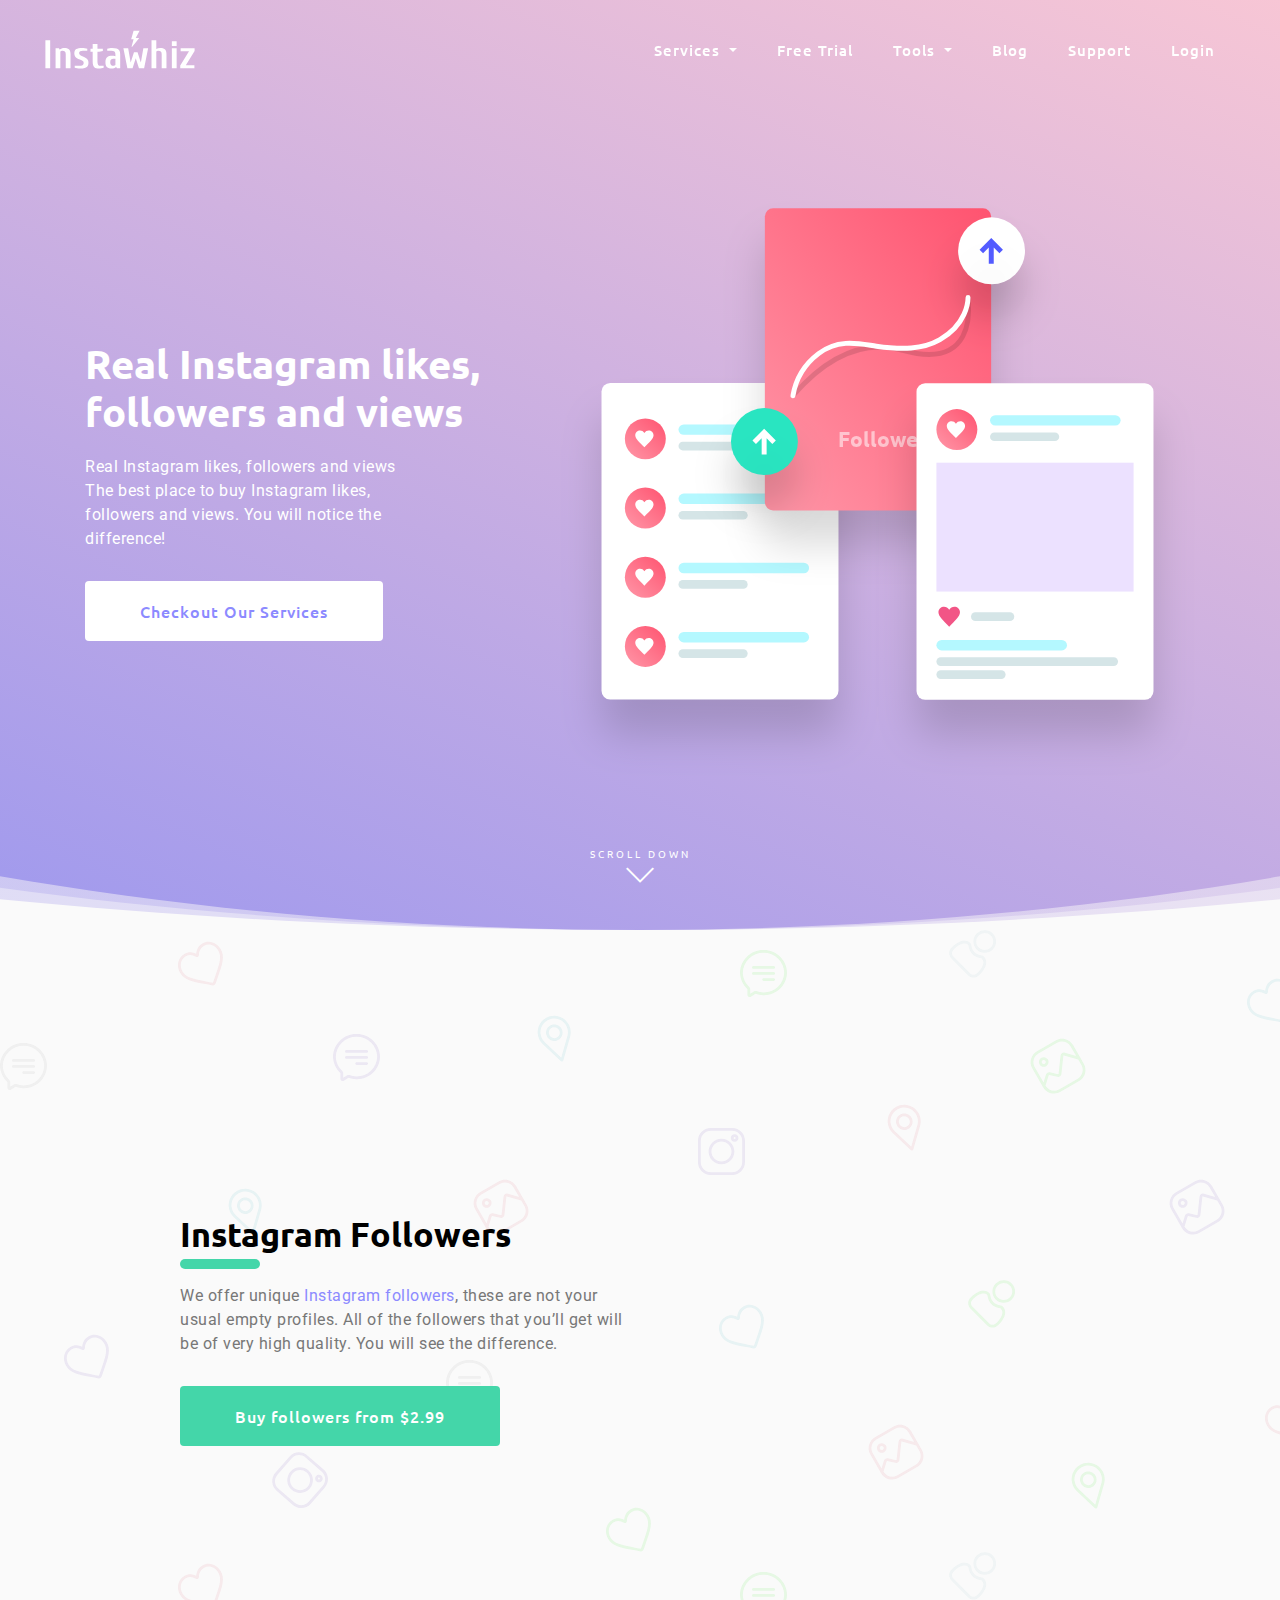
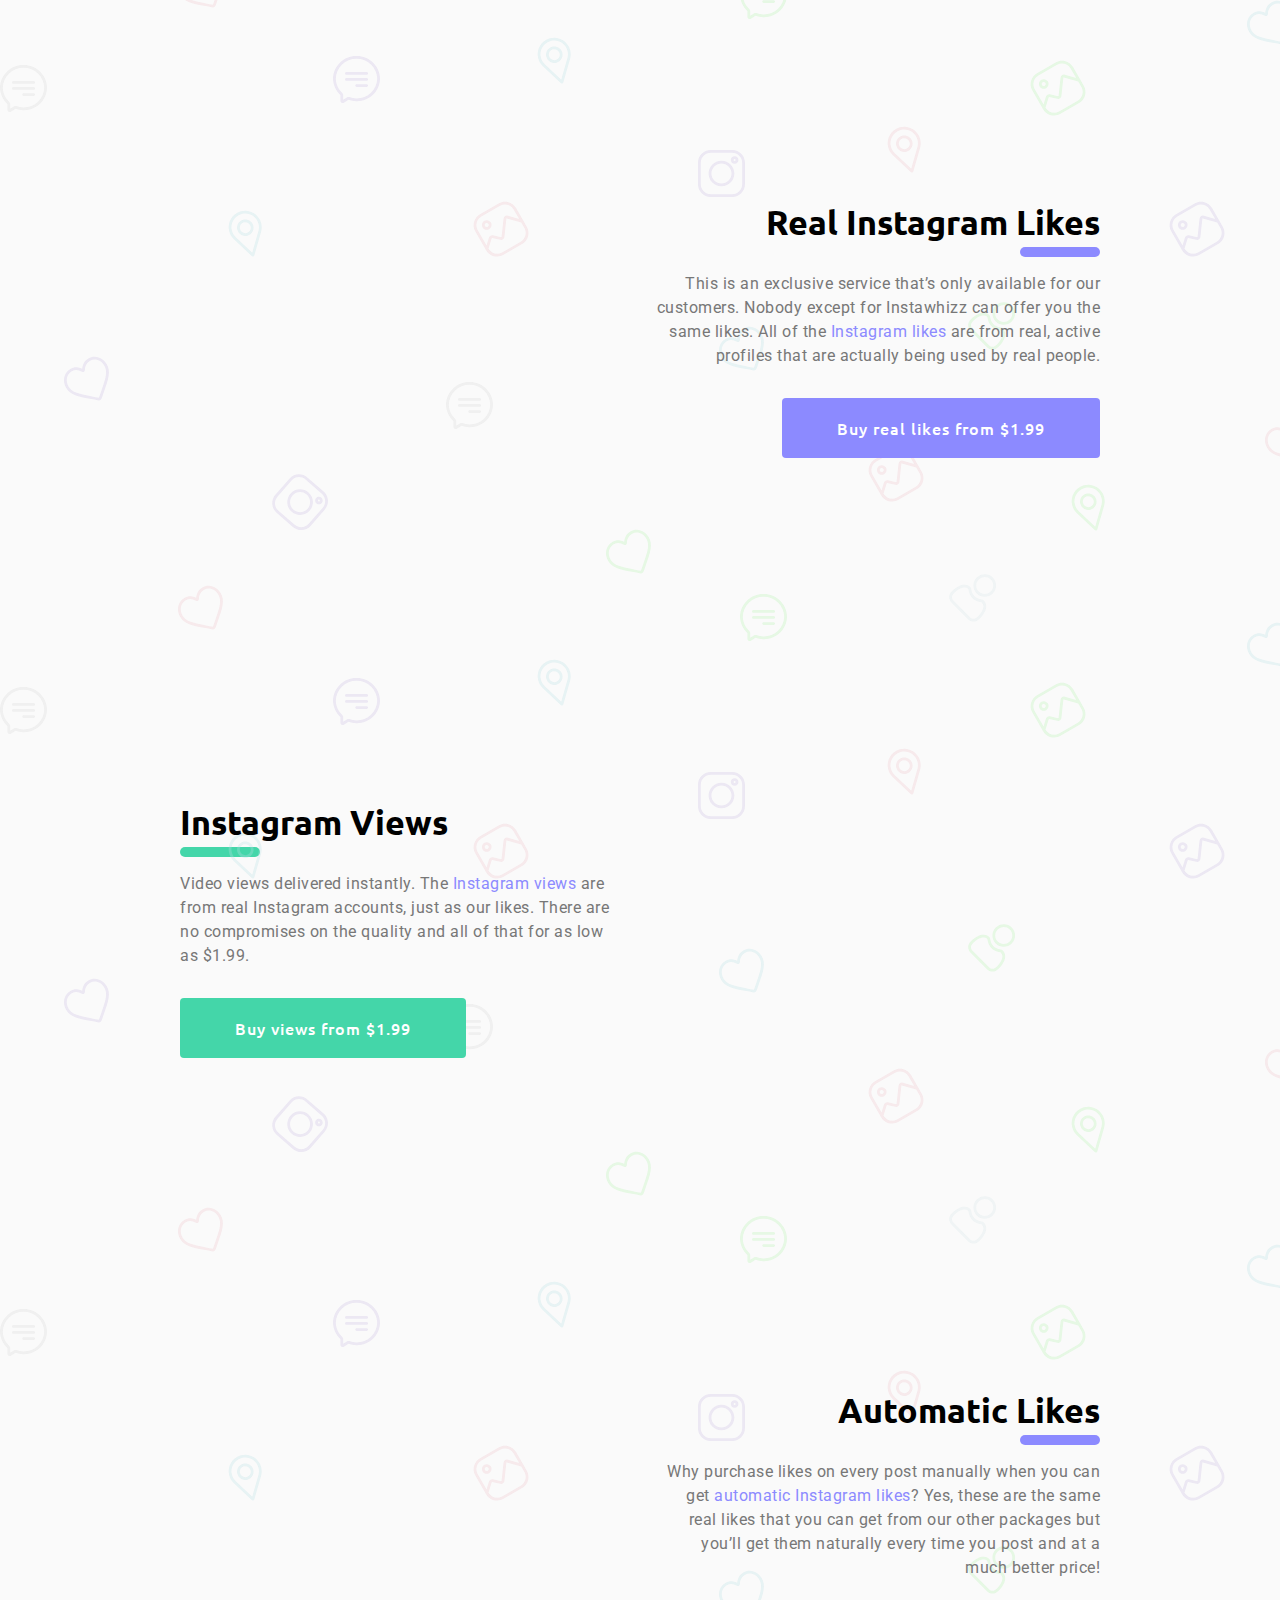
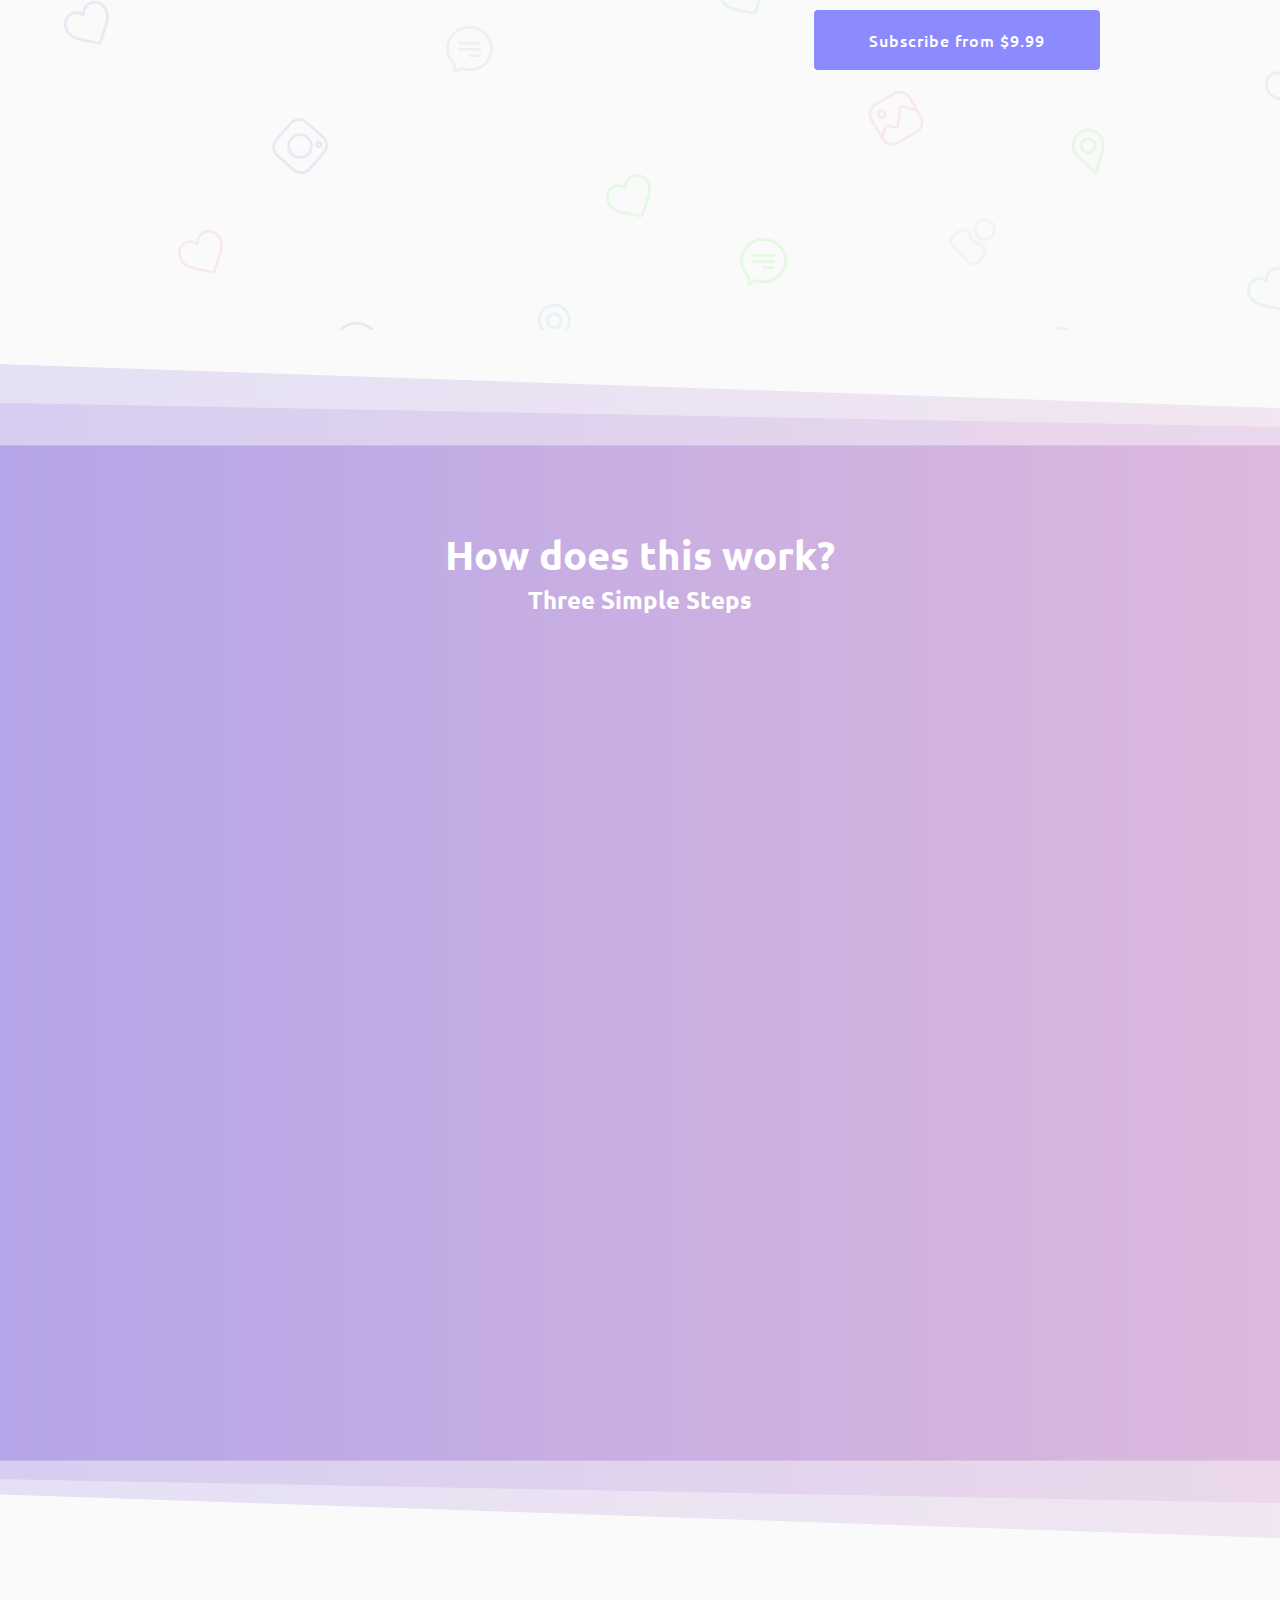
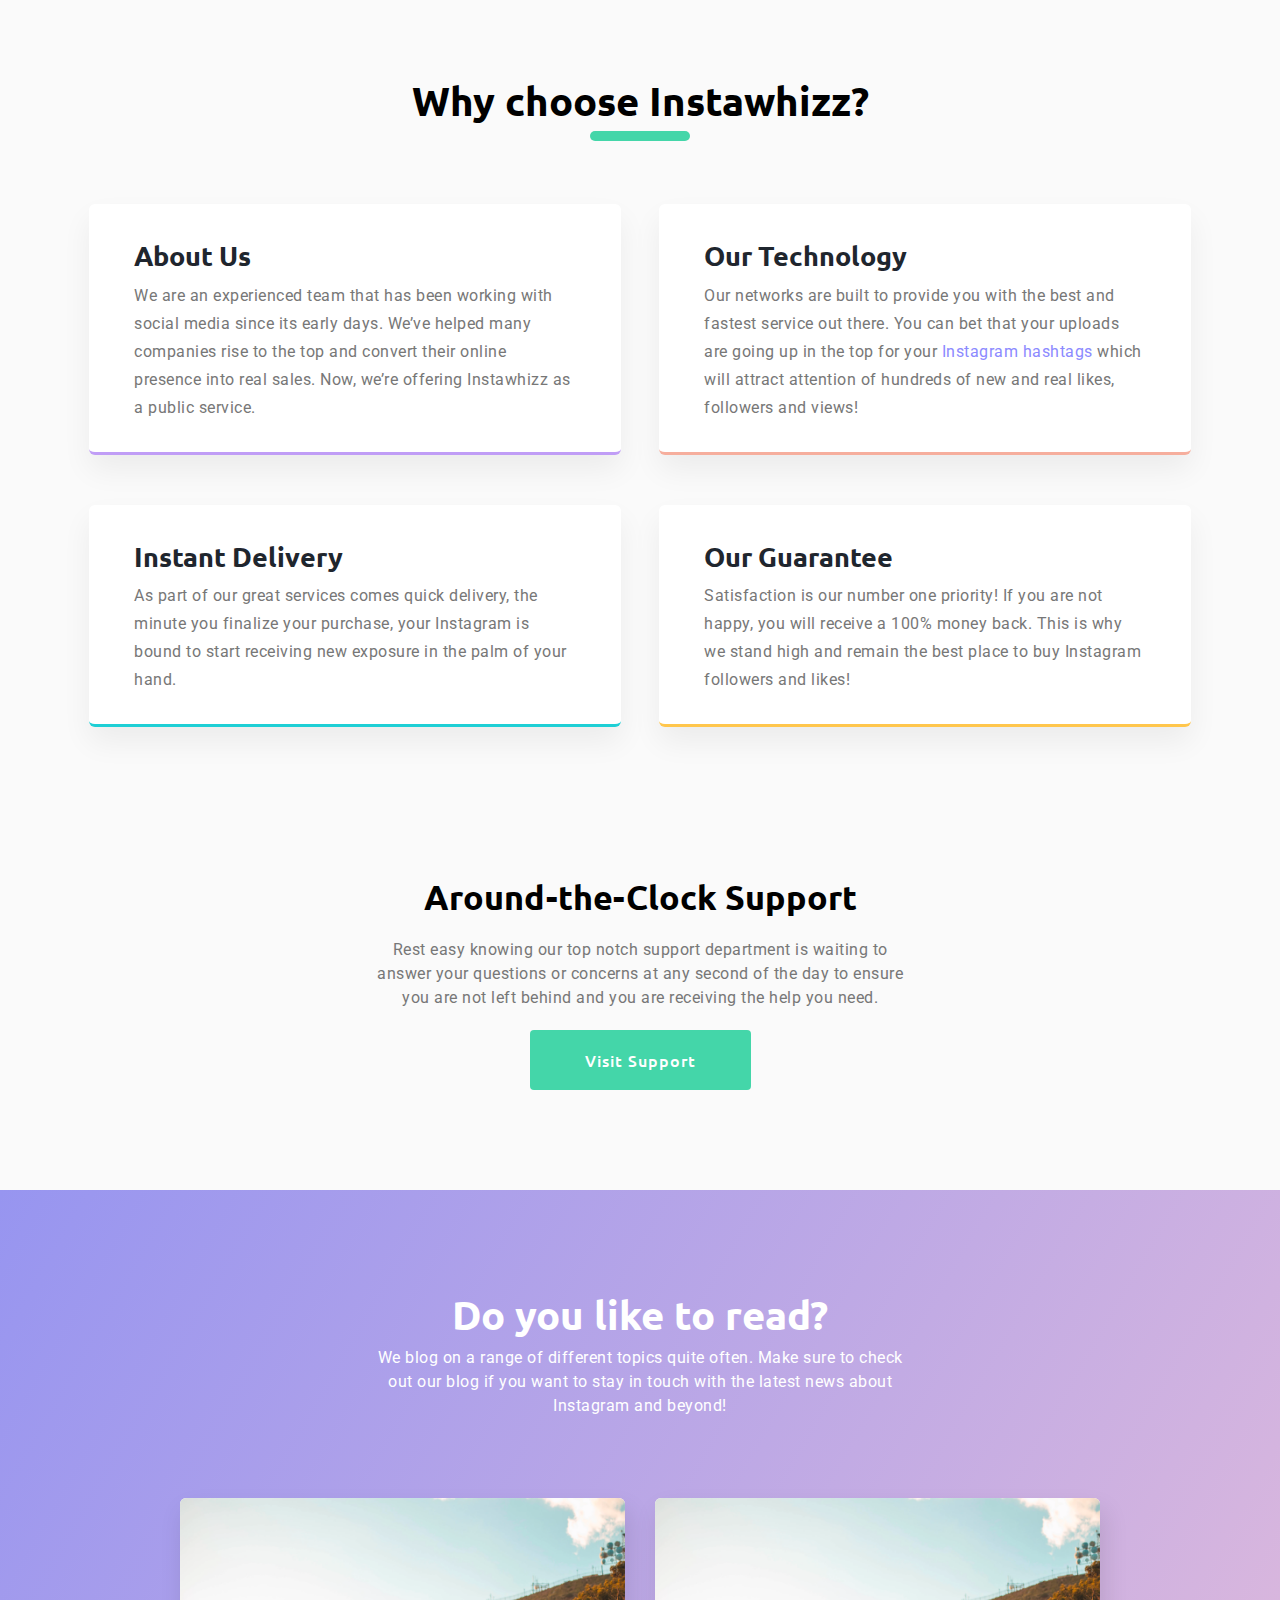
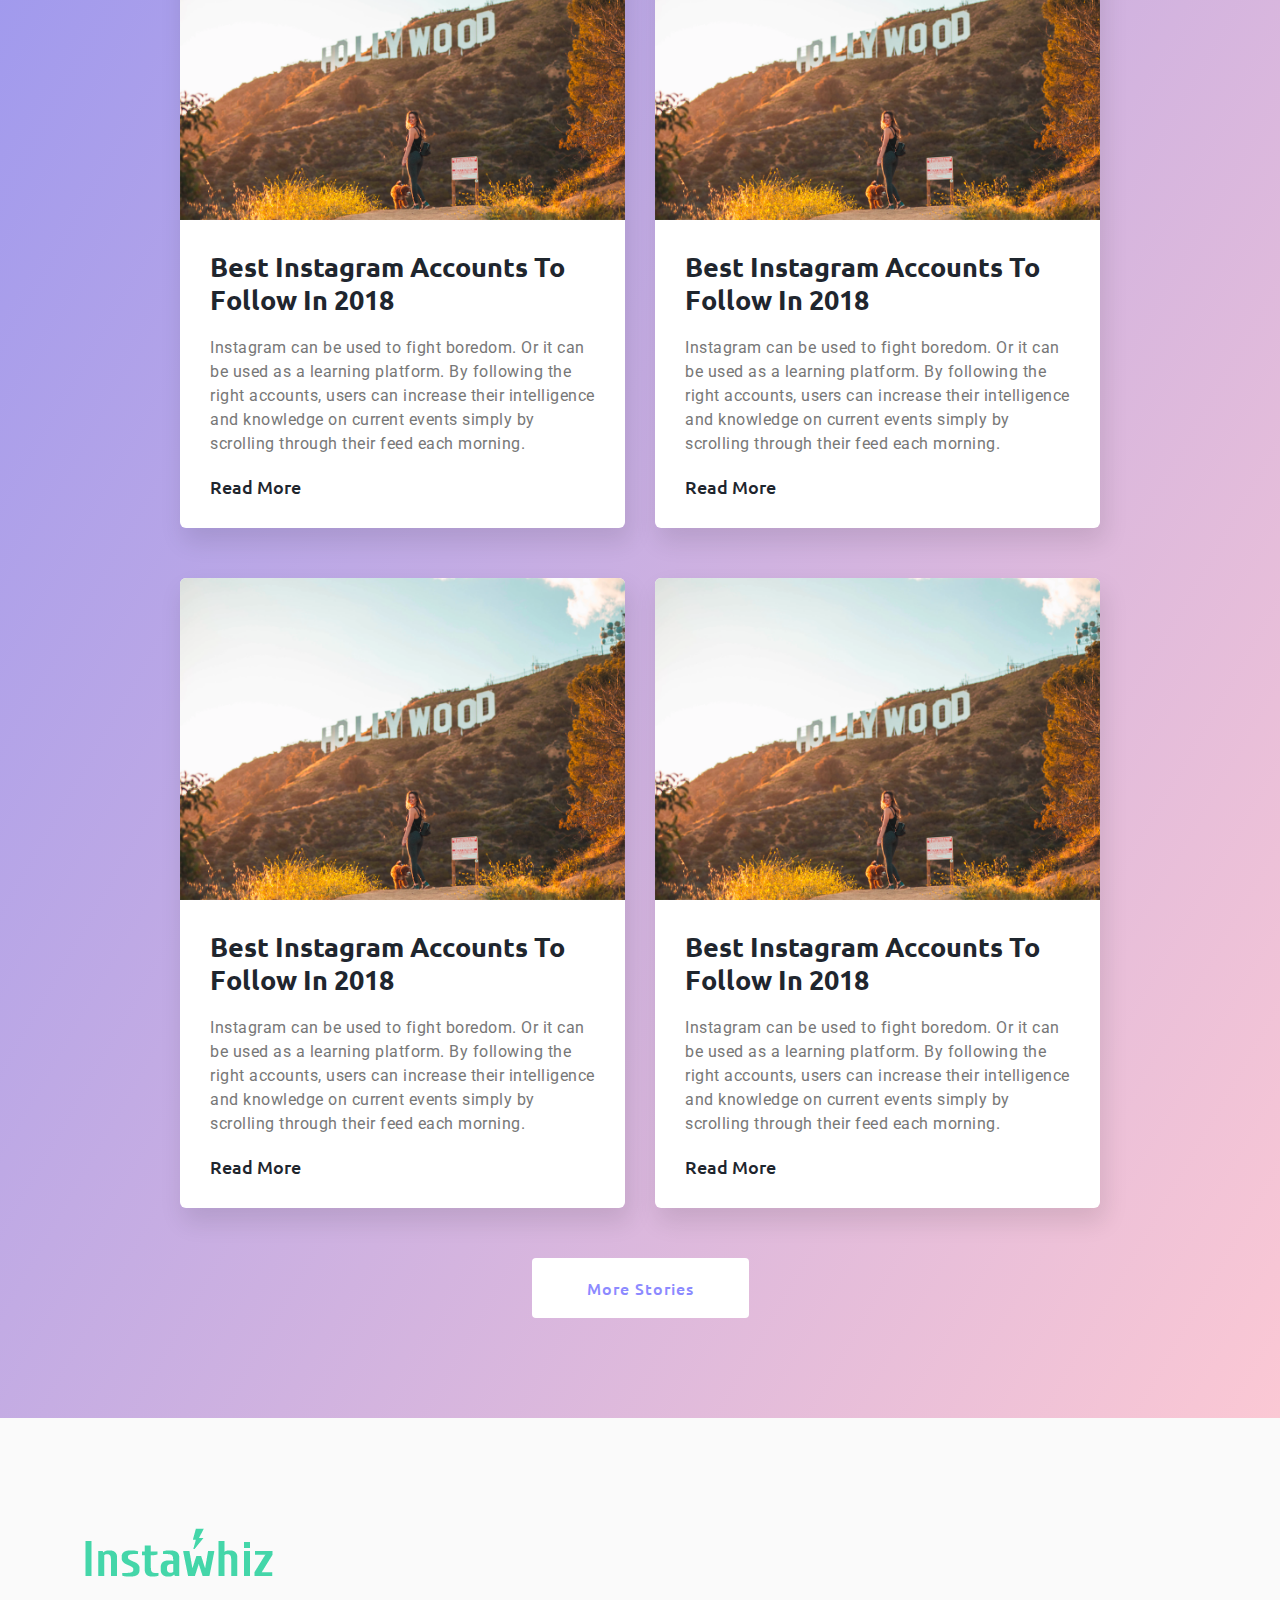
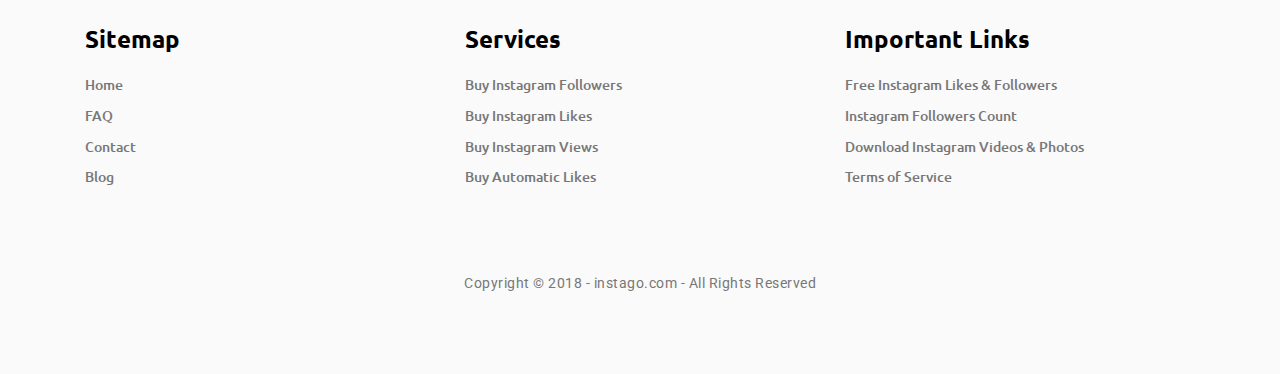
<file: index.html>
<!DOCTYPE html>
<html lang="zxx">

<head>
  <meta charset="utf-8">
  <title>Instago</title>

  
  <!-- mobile responsive meta -->
  <meta name="viewport" content="width=device-width, initial-scale=1">
  <meta name="viewport" content="width=device-width, initial-scale=1, maximum-scale=1">
  
  <!-- Slick Carousel -->
  <link rel="stylesheet" href="plugins/slick/slick.css">
  <link rel="stylesheet" href="plugins/slick/slick-theme.css">
  <!-- Themify -->
  <link rel="stylesheet" href="plugins/themify-icons/themify-icons.css">
  <!-- Bootstrap -->
  <link rel="stylesheet" href="plugins/bootstrap/bootstrap.min.css">
  <!-- AOS -->
  <link rel="stylesheet" href="plugins/aos/aos.css">
  <!-- Odometer -->
  <link rel="stylesheet" href="plugins/odometer/odometer-theme-default.css">
  <!-- Stylesheets -->
  <link href="css/style.css" rel="stylesheet">
  
  <!--Favicon-->
  <link rel="shortcut icon" href="images/favicon.ico" type="image/x-icon">
  <link rel="icon" href="images/favicon.ico" type="image/x-icon">

</head>

<body>
  

<!-- Navbar Start -->
<nav class="main-nav navbar navbar-expand-lg fixed-top">
    <div class="container-fluid">
        <!-- Logo -->
        <a class="navbar-brand" href="index.html">
            <img src="images/logo.svg" alt="logo">
        </a>
        <!-- Toogle Button -->
        <button class="navbar-toggler" type="button" data-toggle="collapse" data-target="#mainNav">
            <span class="ti-menu">
            </span>
        </button>
        <div class="collapse navbar-collapse nav-list" id="mainNav">
            <!-- Navigation Links -->
            <ul class="navbar-nav ml-auto">
                <li class="nav-item dropdown">
                    <a class="nav-link dropdown-toggle" href="#" id="navbarDropdown" data-toggle="dropdown">
                        Services
                    </a>
                    <div class="dropdown-menu dropdown-menu-right">
                        <a class="dropdown-item" href="instagram-likes.html">Buy Instagram Likes</a>
                        <a class="dropdown-item" href="instagram-views.html">Buy Instagram Views</a>
                        <a class="dropdown-item" href="instagram-followers.html">Buy Instagram Followers</a>
                        <a class="dropdown-item" href="auto-likes.html">Automatic Likes</a>
                    </div>
                </li>
                <li class="nav-item">
                    <a class="nav-link" href="free-trial.html">Free Trial</a>
                </li>
                <li class="nav-item dropdown">
                    <a class="nav-link dropdown-toggle" href="#" id="navbarDropdown" data-toggle="dropdown">
                        Tools
                    </a>
                    <div class="dropdown-menu dropdown-menu-right">
                        <a class="dropdown-item" href="instagram-downloader.html">Download Instagram Videos & Photos</a>
                        <a class="dropdown-item" href="stats.html">Live Follower Count</a>
                    </div>
                </li>
                <li class="nav-item">
                    <a class="nav-link" href="blog.html">Blog</a>
                </li>
                <li class="nav-item">
                    <a class="nav-link" href="faq.html">Support</a>
                </li>
                <li class="nav-item">
                    <a class="nav-link" href="login.html">Login</a>
                </li>
            </ul>
        </div>
    </div>
</nav>
<!-- Navbar End -->

<section class="hero__area">
    <div class="container">
        <div class="row align-items-center">
            <div class="col-lg-5">
                <div class="hero__area-content">
                    <h2>
                        Real Instagram likes, <br>followers and views
                    </h2>
                    <p>
                        Real Instagram likes, followers and views
                        The best place to buy Instagram likes, followers and views. You will notice the difference!
                    </p>
                    <a href="#service" class="btn btn-white page-scroll">
                        Checkout Our Services
                    </a>
                </div>
            </div>
            <div class="col-lg-7">
                <div class="hero__area-images">
                    <div class="large floating-illu">
                        <svg width="370px" height="462px" viewBox="0 0 370 462" version="1.1" xmlns="http://www.w3.org/2000/svg" xmlns:xlink="http://www.w3.org/1999/xlink">
                            <defs>
                                <rect id="path-1" x="0" y="0" width="274" height="366" rx="10"></rect>
                                <filter x="-33.6%" y="-14.2%" width="167.2%" height="150.3%" filterUnits="objectBoundingBox" id="filter-2">
                                    <feOffset dx="0" dy="40" in="SourceAlpha" result="shadowOffsetOuter1"></feOffset>
                                    <feGaussianBlur stdDeviation="24" in="shadowOffsetOuter1" result="shadowBlurOuter1"></feGaussianBlur>
                                    <feColorMatrix values="0 0 0 0 0   0 0 0 0 0   0 0 0 0 0  0 0 0 0.15 0" type="matrix" in="shadowBlurOuter1"></feColorMatrix>
                                </filter>
                                <linearGradient x1="97.2200046%" y1="2.68528005%" x2="8.47827327%" y2="95.8941684%" id="linearGradient-3">
                                    <stop stop-color="#FF5571" offset="0%"></stop>
                                    <stop stop-color="#FF92A4" offset="100%"></stop>
                                </linearGradient>
                            </defs>
                            <g id="Page-1" stroke="none" stroke-width="1" fill="none" fill-rule="evenodd">
                                <g id="Home-Hero" transform="translate(-233.000000, -247.000000)">
                                    <g id="Home-Hero-1" transform="translate(281.000000, 255.000000)">
                                        <g id="Rectangle-2">
                                            <use fill="black" fill-opacity="1" filter="url(#filter-2)" xlink:href="#path-1"></use>
                                            <use fill="#FFFFFF" fill-rule="evenodd" xlink:href="#path-1"></use>
                                        </g>
                                        <rect id="Rectangle-path" fill="#FFFFFF" fill-rule="nonzero" x="173" y="110" width="19" height="15"></rect>
                                        <rect id="Rectangle-path" fill="#FFFFFF" fill-rule="nonzero" x="179" y="58" width="19" height="15"></rect>
                                        <rect id="Rectangle-path" fill="#FFFFFF" fill-rule="nonzero" x="129" y="184" width="19" height="15"></rect>
                                        <g id="Group" transform="translate(27.000000, 281.000000)">
                                            <circle id="Oval" fill="url(#linearGradient-3)" fill-rule="nonzero" cx="23.667" cy="23.667" r="23.667"></circle>
                                            <path d="M22.5791359,16.8638388 C19.8028124,12.100429 12,13.4923223 12,19.4591789 C12,23.5676899 16.9108088,27.7694913 22.5791359,33.3949048 C28.2455972,27.7694913 33.1545401,23.5676899 33.1545401,19.4591789 C33.1545401,13.4717985 25.3330697,12.1377452 22.5791359,16.8638388 Z"
                                                id="Shape" fill="#FFFFFF" fill-rule="nonzero"></path>
                                            <rect id="Rectangle-5" fill="#B4F8FF" x="62" y="7" width="151" height="12" rx="6"></rect>
                                            <rect id="Rectangle-5-Copy" fill="#D5E5E7" x="62" y="27" width="80" height="10" rx="5"></rect>
                                        </g>
                                        <g id="Group-Copy" transform="translate(27.000000, 201.000000)">
                                            <circle id="Oval" fill="url(#linearGradient-3)" fill-rule="nonzero" cx="23.667" cy="23.667" r="23.667"></circle>
                                            <path d="M22.5791359,16.8638388 C19.8028124,12.100429 12,13.4923223 12,19.4591789 C12,23.5676899 16.9108088,27.7694913 22.5791359,33.3949048 C28.2455972,27.7694913 33.1545401,23.5676899 33.1545401,19.4591789 C33.1545401,13.4717985 25.3330697,12.1377452 22.5791359,16.8638388 Z"
                                                id="Shape" fill="#FFFFFF" fill-rule="nonzero"></path>
                                            <rect id="Rectangle-5" fill="#B4F8FF" x="62" y="7" width="151" height="12" rx="6"></rect>
                                            <rect id="Rectangle-5-Copy" fill="#D5E5E7" x="62" y="27" width="80" height="10" rx="5"></rect>
                                        </g>
                                        <g id="Group-Copy-2" transform="translate(27.000000, 121.000000)">
                                            <circle id="Oval" fill="url(#linearGradient-3)" fill-rule="nonzero" cx="23.667" cy="23.667" r="23.667"></circle>
                                            <path d="M22.5791359,16.8638388 C19.8028124,12.100429 12,13.4923223 12,19.4591789 C12,23.5676899 16.9108088,27.7694913 22.5791359,33.3949048 C28.2455972,27.7694913 33.1545401,23.5676899 33.1545401,19.4591789 C33.1545401,13.4717985 25.3330697,12.1377452 22.5791359,16.8638388 Z"
                                                id="Shape" fill="#FFFFFF" fill-rule="nonzero"></path>
                                            <rect id="Rectangle-5" fill="#B4F8FF" x="62" y="7" width="151" height="12" rx="6"></rect>
                                            <rect id="Rectangle-5-Copy" fill="#D5E5E7" x="62" y="27" width="80" height="10" rx="5"></rect>
                                        </g>
                                        <g id="Group-Copy-3" transform="translate(27.000000, 41.000000)">
                                            <circle id="Oval" fill="url(#linearGradient-3)" fill-rule="nonzero" cx="23.667" cy="23.667" r="23.667"></circle>
                                            <path d="M22.5791359,16.8638388 C19.8028124,12.100429 12,13.4923223 12,19.4591789 C12,23.5676899 16.9108088,27.7694913 22.5791359,33.3949048 C28.2455972,27.7694913 33.1545401,23.5676899 33.1545401,19.4591789 C33.1545401,13.4717985 25.3330697,12.1377452 22.5791359,16.8638388 Z"
                                                id="Shape" fill="#FFFFFF" fill-rule="nonzero"></path>
                                            <rect id="Rectangle-5" fill="#B4F8FF" x="62" y="7" width="151" height="12" rx="6"></rect>
                                            <rect id="Rectangle-5-Copy" fill="#D5E5E7" x="62" y="27" width="80" height="10" rx="5"></rect>
                                        </g>
                                    </g>
                                </g>
                            </g>
                        </svg>
                    </div>
                    <div class="medium floating-illu">
                        <?xml version="1.0" encoding="UTF-8"?>
                        <svg viewBox="0 0 448 466" version="1.1" xmlns="http://www.w3.org/2000/svg" xmlns:xlink="http://www.w3.org/1999/xlink">
                            <defs>
                                <linearGradient x1="97.2200046%" y1="2.68528005%" x2="8.47827327%" y2="95.8941684%" id="linearGradient-1">
                                    <stop stop-color="#FF5571" offset="0%"></stop>
                                    <stop stop-color="#FF92A4" offset="100%"></stop>
                                </linearGradient>
                                <rect id="path-2" x="41" y="0" width="274" height="366" rx="10"></rect>
                                <filter x="-34.7%" y="-15.0%" width="169.3%" height="151.9%" filterUnits="objectBoundingBox" id="filter-3">
                                    <feOffset dx="0" dy="40" in="SourceAlpha" result="shadowOffsetOuter1"></feOffset>
                                    <feGaussianBlur stdDeviation="25" in="shadowOffsetOuter1" result="shadowBlurOuter1"></feGaussianBlur>
                                    <feColorMatrix values="0 0 0 0 0   0 0 0 0 0   0 0 0 0 0  0 0 0 0.15 0" type="matrix" in="shadowBlurOuter1"></feColorMatrix>
                                </filter>
                                <circle id="path-4" cx="40.5" cy="40.5" r="40.5"></circle>
                                <filter x="-113.6%" y="-64.2%" width="327.2%" height="327.2%" filterUnits="objectBoundingBox" id="filter-5">
                                    <feOffset dx="0" dy="40" in="SourceAlpha" result="shadowOffsetOuter1"></feOffset>
                                    <feGaussianBlur stdDeviation="24" in="shadowOffsetOuter1" result="shadowBlurOuter1"></feGaussianBlur>
                                    <feColorMatrix values="0 0 0 0 0   0 0 0 0 0   0 0 0 0 0  0 0 0 0.15 0" type="matrix" in="shadowBlurOuter1"></feColorMatrix>
                                </filter>
                                <path d="M37.1421356,36.4852814 L30.2426407,43.3847763 L26,39.1421356 L40.1421356,25 L44.3847763,29.2426407 L54.2842712,39.1421356 L50.0416306,43.3847763 L43.1421356,36.4852814 L43.1421356,56.1421356 L37.1421356,56.1421356 L37.1421356,36.4852814 Z"
                                    id="path-6"></path>
                                <filter x="-335.9%" y="-176.6%" width="771.8%" height="710.1%" filterUnits="objectBoundingBox" id="filter-7">
                                    <feOffset dx="0" dy="40" in="SourceAlpha" result="shadowOffsetOuter1"></feOffset>
                                    <feGaussianBlur stdDeviation="25" in="shadowOffsetOuter1" result="shadowBlurOuter1"></feGaussianBlur>
                                    <feColorMatrix values="0 0 0 0 0   0 0 0 0 0   0 0 0 0 0  0 0 0 0.15 0" type="matrix" in="shadowBlurOuter1"></feColorMatrix>
                                </filter>
                                <circle id="path-8" cx="40.5" cy="40.5" r="40.5"></circle>
                                <filter x="-113.6%" y="-64.2%" width="327.2%" height="327.2%" filterUnits="objectBoundingBox" id="filter-9">
                                    <feOffset dx="0" dy="40" in="SourceAlpha" result="shadowOffsetOuter1"></feOffset>
                                    <feGaussianBlur stdDeviation="24" in="shadowOffsetOuter1" result="shadowBlurOuter1"></feGaussianBlur>
                                    <feColorMatrix values="0 0 0 0 0   0 0 0 0 0   0 0 0 0 0  0 0 0 0.15 0" type="matrix" in="shadowBlurOuter1"></feColorMatrix>
                                </filter>
                                <path d="M37.1421356,36.4852814 L30.2426407,43.3847763 L26,39.1421356 L40.1421356,25 L44.3847763,29.2426407 L54.2842712,39.1421356 L50.0416306,43.3847763 L43.1421356,36.4852814 L43.1421356,56.1421356 L37.1421356,56.1421356 L37.1421356,36.4852814 Z"
                                    id="path-10"></path>
                                <filter x="-335.9%" y="-176.6%" width="771.8%" height="710.1%" filterUnits="objectBoundingBox" id="filter-11">
                                    <feOffset dx="0" dy="40" in="SourceAlpha" result="shadowOffsetOuter1"></feOffset>
                                    <feGaussianBlur stdDeviation="25" in="shadowOffsetOuter1" result="shadowBlurOuter1"></feGaussianBlur>
                                    <feColorMatrix values="0 0 0 0 0   0 0 0 0 0   0 0 0 0 0  0 0 0 0.15 0" type="matrix" in="shadowBlurOuter1"></feColorMatrix>
                                </filter>
                            </defs>
                            <g id="Page-1" stroke="none" stroke-width="1" fill="none" fill-rule="evenodd">
                                <g id="Home-Hero" transform="translate(-423.000000, -79.000000)">
                                    <g id="Home-Hero-2" transform="translate(469.000000, 89.000000)">
                                        <g id="Rectangle-2">
                                            <use fill="black" fill-opacity="1" filter="url(#filter-3)" xlink:href="#path-2"></use>
                                            <use fill="url(#linearGradient-1)" fill-rule="evenodd" xlink:href="#path-2"></use>
                                        </g>
                                        <text id="Follower" opacity="0.540081522" font-family="Ubuntu-Bold, Ubuntu" font-size="25" font-weight="bold"
                                            fill="#FFFFFF">
                                            <tspan x="129.3" y="289">Follower</tspan>
                                        </text>
                                        <g id="Group-4" transform="translate(275.000000, 11.000000)">
                                            <g id="Combined-Shape">
                                                <use fill="black" fill-opacity="1" filter="url(#filter-5)" xlink:href="#path-4"></use>
                                                <use fill="#FFFFFF" fill-rule="evenodd" xlink:href="#path-4"></use>
                                            </g>
                                            <g id="Combined-Shape">
                                                <use fill="black" fill-opacity="1" filter="url(#filter-7)" xlink:href="#path-6"></use>
                                                <use fill="#535BFF" fill-rule="evenodd" xlink:href="#path-6"></use>
                                            </g>
                                        </g>
                                        <g id="Group-4-Copy" transform="translate(0.000000, 242.000000)">
                                            <g id="Combined-Shape">
                                                <use fill="black" fill-opacity="1" filter="url(#filter-9)" xlink:href="#path-8"></use>
                                                <use fill="#29E5C1" fill-rule="evenodd" xlink:href="#path-8"></use>
                                            </g>
                                            <g id="Combined-Shape">
                                                <use fill="black" fill-opacity="1" filter="url(#filter-11)" xlink:href="#path-10"></use>
                                                <use fill="#FFFFFF" fill-rule="evenodd" xlink:href="#path-10"></use>
                                            </g>
                                        </g>
                                        <g id="Group-3" transform="translate(75.000000, 108.000000)" stroke-linecap="round" stroke-width="6">
                                            <path d="M0,119 C42.7369574,69.4927694 87.0702907,51.1594361 133,64 C226,90 212,4.80783746 212,0"
                                                id="Path-2-Copy" stroke="#000000" opacity="0.119999997"></path>
                                            <path d="M0,119 C3.50160185,98.0454493 13.8349352,81.0454493 31,68 C56,49 82.314007,56.4352559 101,59 C132.232375,63.2867966 157,63 178,51 C210.193575,32.6036715 212,5 212,0"
                                                id="Path-2" stroke="#FFFFFF"></path>
                                        </g>
                                    </g>
                                </g>
                            </g>
                        </svg>
                    </div>
                    <div class="small floating-illu">
                        <?xml version="1.0" encoding="UTF-8"?>
                        <svg width="370px" height="462px" viewBox="0 0 370 462" version="1.1" xmlns="http://www.w3.org/2000/svg" xmlns:xlink="http://www.w3.org/1999/xlink">
                            <defs>
                                <rect id="path-1" x="0" y="0" width="274" height="366" rx="10"></rect>
                                <filter x="-33.6%" y="-14.2%" width="167.2%" height="150.3%" filterUnits="objectBoundingBox" id="filter-2">
                                    <feOffset dx="0" dy="40" in="SourceAlpha" result="shadowOffsetOuter1"></feOffset>
                                    <feGaussianBlur stdDeviation="24" in="shadowOffsetOuter1" result="shadowBlurOuter1"></feGaussianBlur>
                                    <feColorMatrix values="0 0 0 0 0   0 0 0 0 0   0 0 0 0 0  0 0 0 0.15 0" type="matrix" in="shadowBlurOuter1"></feColorMatrix>
                                </filter>
                                <linearGradient x1="97.2200046%" y1="2.68528005%" x2="8.47827327%" y2="95.8941684%" id="linearGradient-3">
                                    <stop stop-color="#FF5571" offset="0%"></stop>
                                    <stop stop-color="#FF92A4" offset="100%"></stop>
                                </linearGradient>
                            </defs>
                            <g id="Page-1" stroke="none" stroke-width="1" fill="none" fill-rule="evenodd">
                                <g id="Home-Hero" transform="translate(-670.000000, -291.000000)">
                                    <g id="Home-Hero-3" transform="translate(718.000000, 299.000000)">
                                        <g id="Rectangle-2">
                                            <use fill="black" fill-opacity="1" filter="url(#filter-2)" xlink:href="#path-1"></use>
                                            <use fill="#FFFFFF" fill-rule="evenodd" xlink:href="#path-1"></use>
                                        </g>
                                        <rect id="Rectangle-5" fill="#B4F8FF" x="23" y="297" width="151" height="12" rx="6"></rect>
                                        <rect id="Rectangle-5-Copy" fill="#D5E5E7" x="23" y="317" width="210" height="10" rx="5"></rect>
                                        <rect id="Rectangle-5-Copy-3" fill="#D5E5E7" x="63" y="265" width="50" height="10" rx="5"></rect>
                                        <rect id="Rectangle-5-Copy-2" fill="#D5E5E7" x="23" y="332" width="80" height="10" rx="5"></rect>
                                        <g id="Group-Copy-3" transform="translate(23.000000, 30.000000)">
                                            <circle id="Oval" fill="url(#linearGradient-3)" fill-rule="nonzero" cx="23.667" cy="23.667" r="23.667"></circle>
                                            <path d="M22.5791359,16.8638388 C19.8028124,12.100429 12,13.4923223 12,19.4591789 C12,23.5676899 16.9108088,27.7694913 22.5791359,33.3949048 C28.2455972,27.7694913 33.1545401,23.5676899 33.1545401,19.4591789 C33.1545401,13.4717985 25.3330697,12.1377452 22.5791359,16.8638388 Z"
                                                id="Shape" fill="#FFFFFF" fill-rule="nonzero"></path>
                                            <rect id="Rectangle-5" fill="#B4F8FF" x="62" y="7" width="151" height="12" rx="6"></rect>
                                            <rect id="Rectangle-5-Copy" fill="#D5E5E7" x="62" y="27" width="80" height="10" rx="5"></rect>
                                        </g>
                                        <path d="M92.9792388,170.004215 C92.9792388,171.12371 92.0803218,172.030838 90.9709585,172.030838 L28.4546471,172.030838 C27.3452837,172.030838 26.4463668,171.122981 26.4463668,170.004215 L26.4463668,106.917638 C26.4463668,105.798142 27.3452837,104.891015 28.4546471,104.891015 L90.9702353,104.891015 C92.0795986,104.891015 92.9785156,105.798872 92.9785156,106.917638 L92.9785156,170.004215 L92.9792388,170.004215 Z"
                                            id="Shape" fill="#F2F2F2" fill-rule="nonzero"></path>
                                        <rect id="Rectangle-6" fill="#ECE1FF" x="23" y="92" width="228" height="149"></rect>
                                        <path d="M37.8061315,261.937146 C34.5387889,256.282744 25.3601453,257.935715 25.3601453,265.018314 C25.3601453,269.896951 31.1369343,274.885056 37.8061315,281.562622 C44.4731592,274.885056 50.2485017,269.896951 50.2485017,265.018314 C50.2485017,257.909443 41.0459931,256.326531 37.8061315,261.937146 Z"
                                            id="Shape" fill="#F25586" fill-rule="nonzero"></path>
                                    </g>
                                </g>
                            </g>
                        </svg>
                    </div>
                </div>
            </div>
        </div>
    </div>
    <a href="#service" class="scroll__down page-scroll">
        <span>Scroll Down</span>
        <i class="ti-angle-down"></i>
    </a>
</section>

<section class="service" id="service" style="background-image: url('images/backgrounds/pattern-bg.svg');">
    <div class="service__item">
        <div class="container">
            <div class="row align-items-center">
                <div class="col-lg-5 ml-auto">
                    <div class="service__content">
                        <h3 class="service__title-secondary">Instagram Followers</h3>
                        <p>
                            We offer unique <a href="#">Instagram followers</a>, these are not your usual empty profiles. All of the followers that you’ll get will
                            be of very high quality. You will see the difference.
                        </p>
                        <a href="#" class="btn btn-secondary">Buy followers from $2.99</a>
                    </div>
                </div>
                <div class="col-lg-6">
                    <div class="service__image followers" data-aos="fade-left" data-aos-duration="500">
                        <div class="image right">
                            <img src="images/f-illu/followers-10k.svg" alt="illustration">
                        </div>
                        <div class="image middle">
                            <img src="images/f-illu/instagram-followers.svg" alt="illustration">
                        </div>
                        <div class="image left">
                            <img src="images/f-illu/followers-15k.svg" alt="illustration">
                        </div>
                    </div>
                </div>
            </div>
        </div>
    </div>
    <div class="service__item">
        <div class="container">
            <div class="row align-items-center">
                <div class="col-lg-6 order-2 order-lg-1">
                    <div class="service__image likes" data-aos="fade-right" data-aos-duration="500">
                        <div class="image left">
                            <img src="images/l-illu/15k-likes.svg" alt="left">
                        </div>
                        <div class="image middle">
                            <img src="images/l-illu/instagram-like.svg" alt="illustration">
                        </div>
                        <div class="image right">
                            <img src="images/l-illu/engagement.svg" alt="left">
                        </div>
                    </div>
                </div>
                <div class="col-lg-5 mr-auto order-1 order-lg-2">
                    <div class="service__content text-lg-right">
                        <h3 class="service__title-primary">Real Instagram Likes</h3>
                        <p>
                            This is an exclusive service that’s only available for our customers. Nobody except for Instawhizz can offer you the
                            same likes. All of the <a href="#">Instagram likes</a> are from real, active profiles that are actually being used by real people.
                        </p>
                        <a href="#" class="btn btn-primary">Buy real likes from $1.99</a>
                    </div>
                </div>
            </div>
        </div>
    </div>
    <div class="service__item">
        <div class="container">
            <div class="row align-items-center">
                <div class="col-lg-5 ml-auto">
                    <div class="service__content">
                        <h3 class="service__title-secondary">Instagram Views</h3>
                        <p>
                            Video views delivered instantly. The <a href="#">Instagram views</a> are from real Instagram accounts, just as our likes. There are no
                            compromises on the quality and all of that for as low as $1.99.
                        </p>
                        <a href="#" class="btn btn-secondary">Buy views from $1.99</a>
                    </div>
                </div>
                <div class="col-lg-6">
                    <div class="service__image views" data-aos="fade-left" data-aos-duration="500">
                        <div class="image left">
                            <img src="images/v-illu/15k-likes.svg" alt="left">
                        </div>
                        <div class="image middle">
                            <img src="images/v-illu/instagram-followers.svg" alt="illustration">
                        </div>
                        <div class="image right">
                            <img src="images/v-illu/view.svg" alt="left">
                        </div>
                    </div>
                </div>
            </div>
        </div>
    </div>
    <div class="service__item">
        <div class="container">
            <div class="row align-items-center">
                <div class="col-lg-6 order-2 order-lg-1">
                    <div class="service__image a-likes" data-aos="fade-right" data-aos-duration="500" data-aos-once="true">
                        <div class="image right-top">
                            <img src="images/al-illu/view.svg" alt="illustration">
                        </div>
                        <div class="image right-bottom">
                            <img src="images/al-illu/followers.svg" alt="illustration">
                        </div>
                        <div class="image middle">
                            <img src="images/al-illu/automatic-likes.svg" alt="illustration">
                        </div>
                        <div class="image left">
                            <img src="images/al-illu/likes.svg" alt="illustration">
                        </div>
                    </div>
                </div>
                <div class="col-lg-5 mr-auto order-1 order-lg-2">
                    <div class="service__content text-lg-right">
                        <h3 class="service__title-primary">Automatic Likes</h3>
                        <p>
                            Why purchase likes on every post manually when you can get <a href="#">automatic Instagram likes</a>? Yes, these are the same real
                            likes that you can get from our other packages but you’ll get them naturally every time you post and at a much better
                            price!
                        </p>
                        <a href="#" class="btn btn-primary">Subscribe from $9.99</a>
                    </div>
                </div>
            </div>
        </div>
    </div>
</section>

<section class="section step">
    <div class="container">
        <div class="row">
            <div class="col-12 text-center">
                <div class="section__title">
                    <h2 class="text-white">How does this work?</h2>
                    <h4 class="text-white">Three Simple Steps</h4>
                </div>
            </div>
        </div>
        <div class="row justify-content-center">
            <div class="col-lg-4 col-md-6">
                <div class="step__item mx-2" data-aos="fade-right" data-aos-once="true" data-aos-duration="500">
                    <span class="number">1</span>
                    <h4>Choose Package</h4>
                    <p class="mb-0">
                        Choose what suits you best! We offer a variety of packages for groundbreaking prices and best yet, all purchases are
                        delivered instantly to ensure that you get your activity boost on time and secure a top spot on Instagram.
                    </p>
                </div>
            </div>
            <div class="col-lg-4 col-md-6">
                <div class="step__item mx-2" data-aos="fade-right" data-aos-once="true" data-aos-duration="500" data-aos-delay="200">
                    <span class="number">2</span>
                    <h4>Checkout</h4>
                    <p class="mb-0">
                        There’s no registration process and we won’t ask for your Instagram password either. Just enter your username and
                        checkout through PayPal’s secure payment system.
                    </p>
                </div>
            </div>
            <div class="col-lg-4 col-md-6">
                <div class="step__item mx-2" data-aos="fade-right" data-aos-once="true" data-aos-duration="500" data-aos-delay="400">
                    <span class="number">3</span>
                    <h4>See Results</h4>
                    <p class="mb-0">
                        You’ll start seeing results instantly. Your Instagram will be blowing up with activity! More filler text goes into this
                        pretty box so that it doesn’t look as empty as it does right now.
                    </p>
                </div>
            </div>
        </div>
        <div class="row mt-5">
            <div class="col-lg-6 pb-5 mx-auto">
                <div class="trialbox text-center" data-aos="fade-up" data-aos-once="true" data-aos-duration="500">
                    <h3>How about a free trial?</h3>
                    <p>Don’t waste your time only reading about our services. Use our <strong>free trial</strong> and see how it works for yourself!</p>
                    <a href="#" class="btn btn-primary">Try Free Trial</a>
                </div>
            </div>
        </div>
    </div>
</section>

<section class="section feature">
    <div class="container">
        <div class="row">
            <div class="col-12 text-center">
                <h2 class="section__title-center">Why choose Instawhizz?</h2>
            </div>
        </div>
        <div class="row">
            <div class="col-md-6">
                <div class="feature__item mx-1 violet">
                    <h3>About Us</h3>
                    <p class="mb-0">
                        We are an experienced team that has been working with social media since its early days. We’ve helped many companies
                        rise to the top and convert their online presence into real sales. Now, we’re offering Instawhizz as a public service.
                    </p>
                </div>
            </div>
            <div class="col-md-6">
                <div class="feature__item mx-1 red">
                    <h3>Our Technology</h3>
                    <p class="mb-0">
                        Our networks are built to provide you with the best and fastest service out there. You can bet that your uploads are
                        going up in the top for your <a href="#">Instagram hashtags</a> which will attract attention of hundreds of new and real likes,
                        followers and views!
                    </p>
                </div>
            </div>
            <div class="col-md-6">
                <div class="feature__item mx-1 green">
                    <h3>Instant Delivery</h3>
                    <p class="mb-0">
                        As part of our great services comes quick delivery, the minute you finalize your purchase, your Instagram is bound to
                        start receiving new exposure in the palm of your hand.
                    </p>
                </div>
            </div>
            <div class="col-md-6">
                <div class="feature__item mx-1 orange">
                    <h3>Our Guarantee</h3>
                    <p class="mb-0">
                        Satisfaction is our number one priority! If you are not happy, you will receive a 100% money back. This is why we stand
                        high and remain the best place to buy Instagram followers and likes!
                    </p>
                </div>
            </div>
        </div>
        <div class="row">
            <div class="col-lg-6 mx-auto">
                <div class="cta text-center">
                    <h3>Around-the-Clock Support</h3>
                    <p>Rest easy knowing our top notch support department is waiting to answer your questions or concerns at any second of the
                    day to ensure you are not left behind and you are receiving the help you need.</p>
                    <a href="#" class="btn btn-secondary">Visit Support</a>
                </div>
            </div>
        </div>
    </div>
</section>

<section class="section blog bg-primary-gradient">
    <div class="container">
        <div class="row">
            <div class="col-lg-6 mx-auto text-center">
                <div class="section__title">
                    <h2 class="text-white">Do you like to read?</h2>
                    <p class="text-white">We blog on a range of different topics quite often. Make sure to check out our blog if you want to stay in touch with
                    the latest news about Instagram and beyond!</p>
                </div>
            </div>
        </div>
        <div class="row justify-content-center">
            <div class="col-lg-5 col-md-6">
                <article class="blog__post">
                    <div class="post-thumb">
                        <img src="images/blog/post-thumb.jpg" class="w-100" alt="post-thumb">
                    </div>
                    <div class="post-content">
                        <h4 class="post-title">
                            <a href="blog-single.html">
                                Best Instagram Accounts To Follow In 2018
                            </a>
                        </h4>
                        <p class="post-excerpt">
                            Instagram can be used to fight boredom. Or it can be used as a learning platform. By following the right accounts,
                            users can increase their intelligence and knowledge on current events simply by scrolling through their feed each
                            morning.
                        </p>
                        <a href="#">Read More</a>
                    </div>
                </article>
            </div>
            <div class="col-lg-5 col-md-6">
                <article class="blog__post">
                    <div class="post-thumb">
                        <img src="images/blog/post-thumb.jpg" class="w-100" alt="post-thumb">
                    </div>
                    <div class="post-content">
                        <h4 class="post-title">
                            <a href="blog-single.html">
                                Best Instagram Accounts To Follow In 2018
                            </a>
                        </h4>
                        <p class="post-excerpt">
                            Instagram can be used to fight boredom. Or it can be used as a learning platform. By following the right accounts,
                            users can increase their intelligence and knowledge on current events simply by scrolling through their feed each
                            morning.
                        </p>
                        <a href="#">Read More</a>
                    </div>
                </article>
            </div>
            <div class="col-lg-5 col-md-6">
                <article class="blog__post">
                    <div class="post-thumb">
                        <img src="images/blog/post-thumb.jpg" class="w-100" alt="post-thumb">
                    </div>
                    <div class="post-content">
                        <h4 class="post-title">
                            <a href="blog-single.html">
                                Best Instagram Accounts To Follow In 2018
                            </a>
                        </h4>
                        <p class="post-excerpt">
                            Instagram can be used to fight boredom. Or it can be used as a learning platform. By following the
                            right accounts,
                            users can increase their intelligence and knowledge on current events simply by scrolling through their
                            feed each
                            morning.
                        </p>
                        <a href="#">Read More</a>
                    </div>
                </article>
            </div>
            <div class="col-lg-5 col-md-6">
                <article class="blog__post">
                    <div class="post-thumb">
                        <img src="images/blog/post-thumb.jpg" class="w-100" alt="post-thumb">
                    </div>
                    <div class="post-content">
                        <h4 class="post-title">
                            <a href="blog-single.html">
                                Best Instagram Accounts To Follow In 2018
                            </a>
                        </h4>
                        <p class="post-excerpt">
                            Instagram can be used to fight boredom. Or it can be used as a learning platform. By following the
                            right accounts,
                            users can increase their intelligence and knowledge on current events simply by scrolling through their
                            feed each
                            morning.
                        </p>
                        <a href="#">Read More</a>
                    </div>
                </article>
            </div>
            <div class="col-12 text-center">
                <a href="blog.html" class="btn btn-white">More Stories</a>
            </div>
        </div>
    </div>
</section>

<footer class="footer">
    <div class="container">
        <div class="row">
            <div class="col-12">
                <div class="footer-logo mb-5 text-center text-sm-left">
                    <img src="images/logo-alt.png" alt="footer-logo">
                </div>
            </div>
            <div class="col-md-4 col-sm-6 mb-5 mb-md-0 text-center text-sm-left">
                <div class="footer__block">
                    <h4 class="mb-3">Sitemap</h4>
                    <ul class="footer__links p-0 m-0">
                        <li><a href="index.html">Home</a></li>
                        <li><a href="faq.html">FAQ</a></li>
                        <li><a href="#">Contact</a></li>
                        <li><a href="blog.html">Blog</a></li>
                    </ul>
                </div>
            </div>
            <div class="col-md-4 col-sm-6 mb-5 mb-md-0 text-center text-sm-left">
                <div class="footer__block">
                    <h4 class="mb-3">Services</h4>
                    <ul class="footer__links p-0 m-0">
                        <li><a href="instagram-followers.html">Buy Instagram Followers</a></li>
                        <li><a href="instagram-likes.html">Buy Instagram Likes</a></li>
                        <li><a href="instagram-views.html">Buy Instagram Views</a></li>
                        <li><a href="auto-likes.html">Buy Automatic Likes</a></li>
                    </ul>
                </div>
            </div>
            <div class="col-md-4 col-sm-12 mb-5 mb-md-0 text-center text-sm-left">
                <div class="footer__block">
                    <h4 class="mb-3">Important Links</h4>
                    <ul class="footer__links p-0 m-0">
                        <li><a href="#">Free Instagram Likes & Followers</a></li>
                        <li><a href="#">Instagram Followers Count</a></li>
                        <li><a href="#">Download Instagram Videos & Photos</a></li>
                        <li><a href="#">Terms of Service</a></li>
                    </ul>
                </div>
            </div>
        </div>
        <div class="row">
            <div class="col-12 text-center">
                <div class="footer__copyright">
                    <p class="mb-0">Copyright © 2018 - instago.com - All Rights Reserved</p>
                </div>
            </div>
        </div>
    </div>
</footer>

<!-- jQuery -->
<script src="plugins/jQuery/jquery.min.js"></script>
<!-- Bootstrap JS -->
<script src="plugins/bootstrap/bootstrap.min.js"></script>
<!-- Slick Slider -->
<script src="plugins/slick/slick.min.js"></script>
<!-- Match Height -->
<script src="plugins/match-height/match-height.js"></script>
<!-- Smooth Scroll -->
<script src="plugins/smooth-scroll/smooth-scroll.js"></script>
<!-- AOS -->
<script src="plugins/aos/aos.js"></script>
<!-- Headroom Js -->
<script src="plugins/headroomjs/headroom.min.js"></script>
<!-- Parallax -->
<script src="plugins/parallax/parallax.min.js"></script>
<!-- Odometer -->
<script src="plugins/odometer/odometer.min.js"></script>
<!-- Main Script -->
<script src="js/script.js"></script>
</body>
</html>
</file>
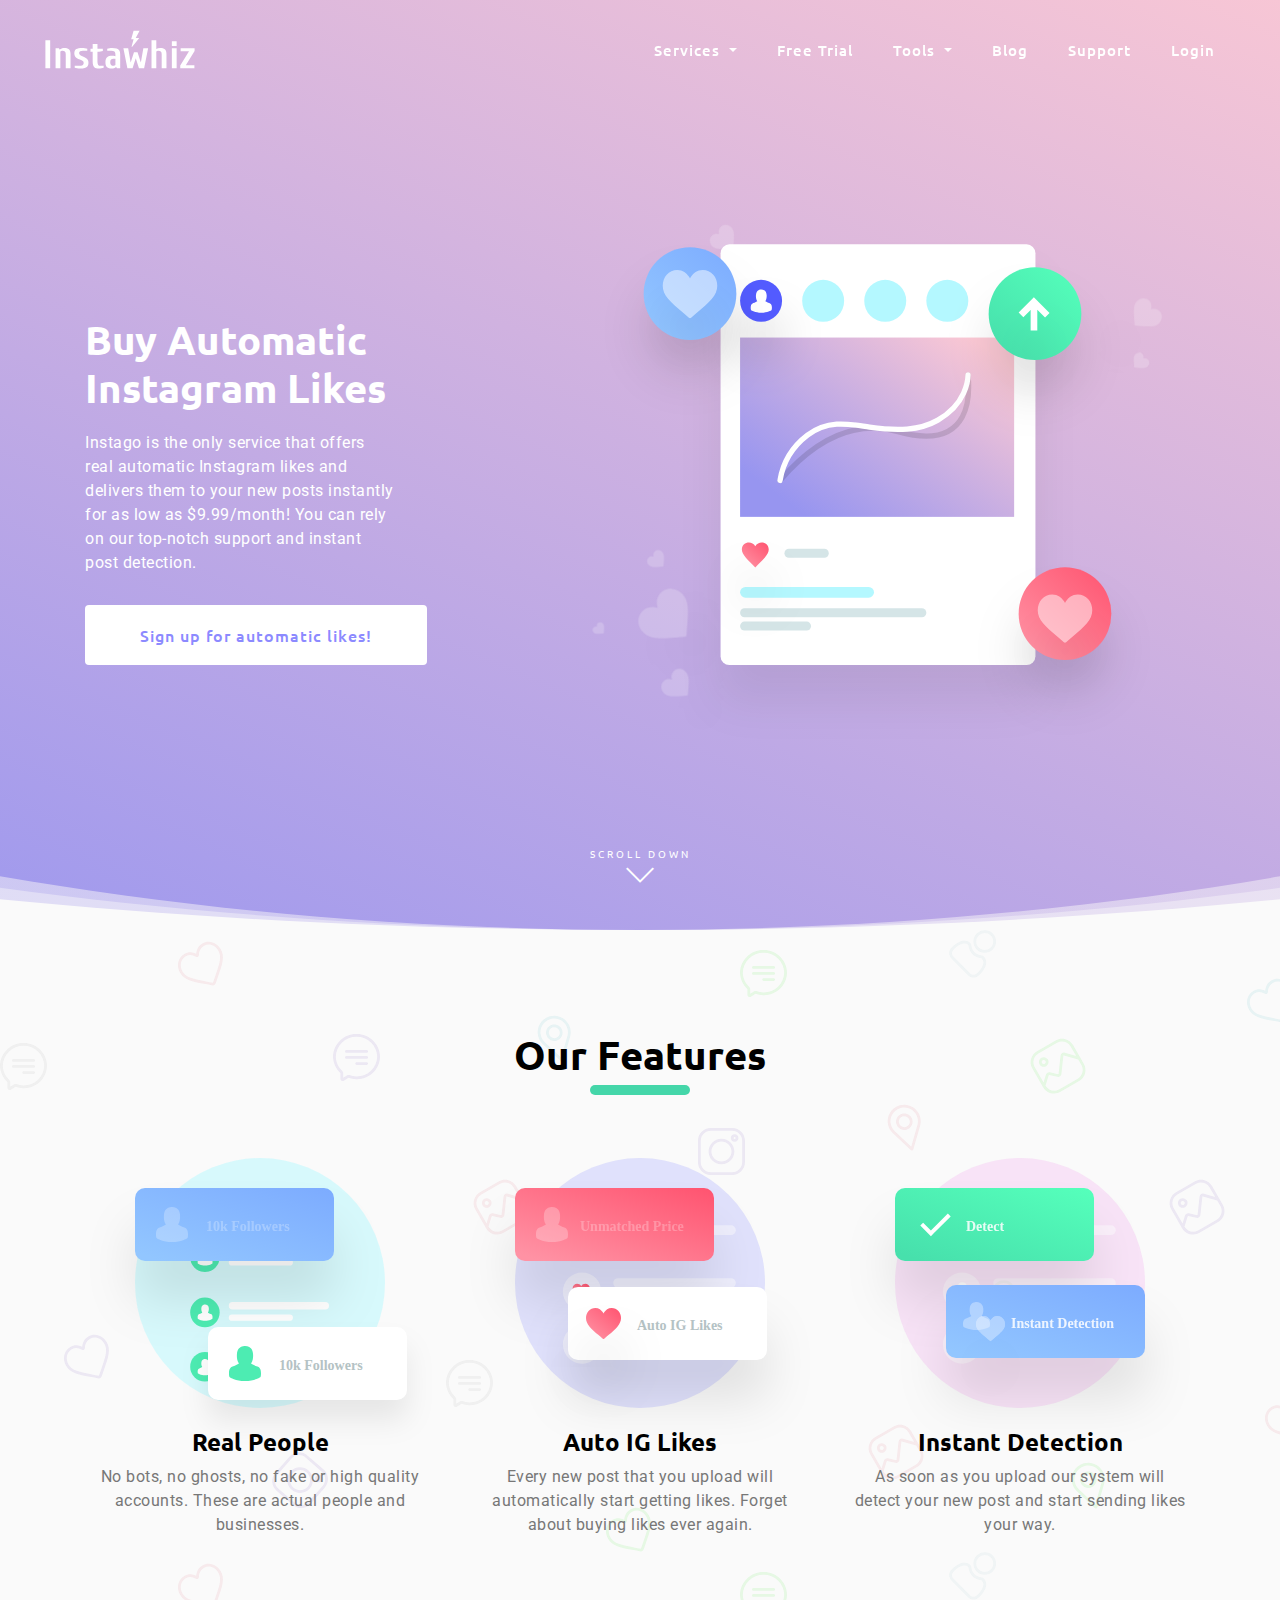
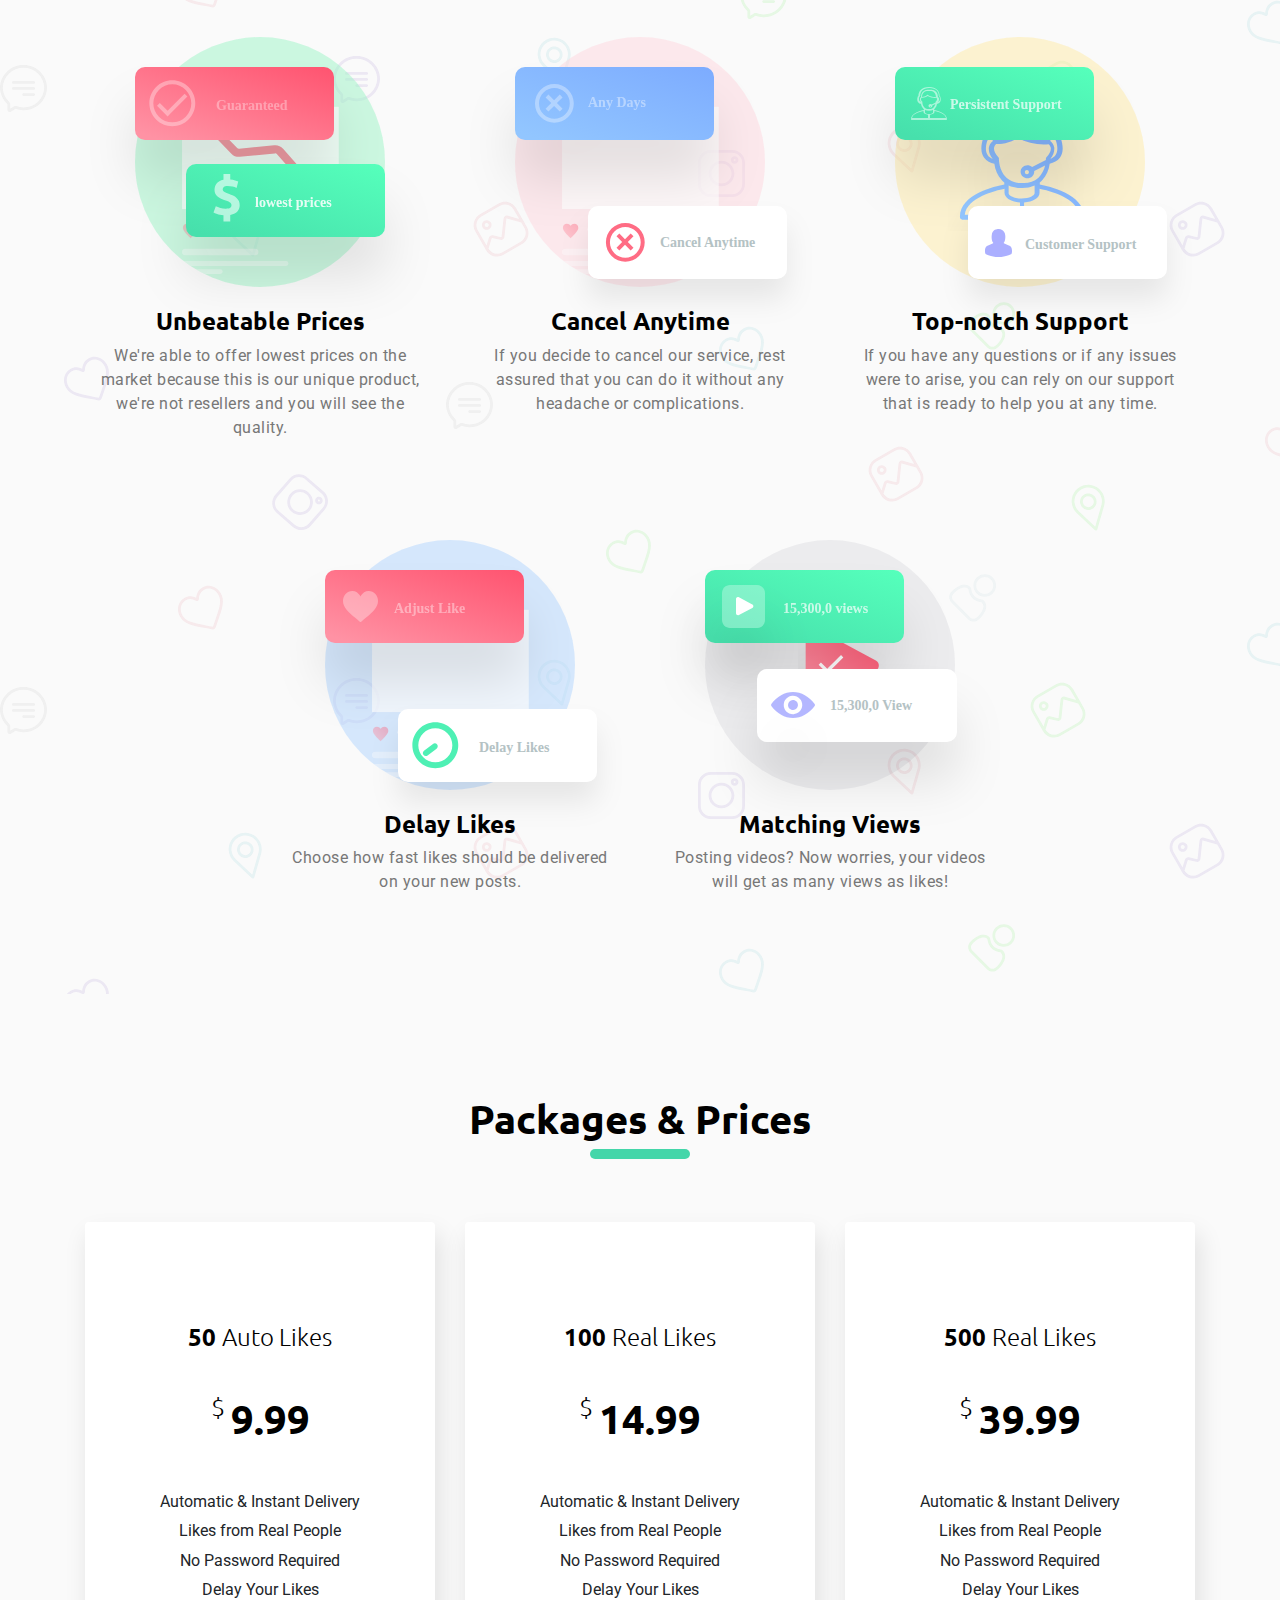
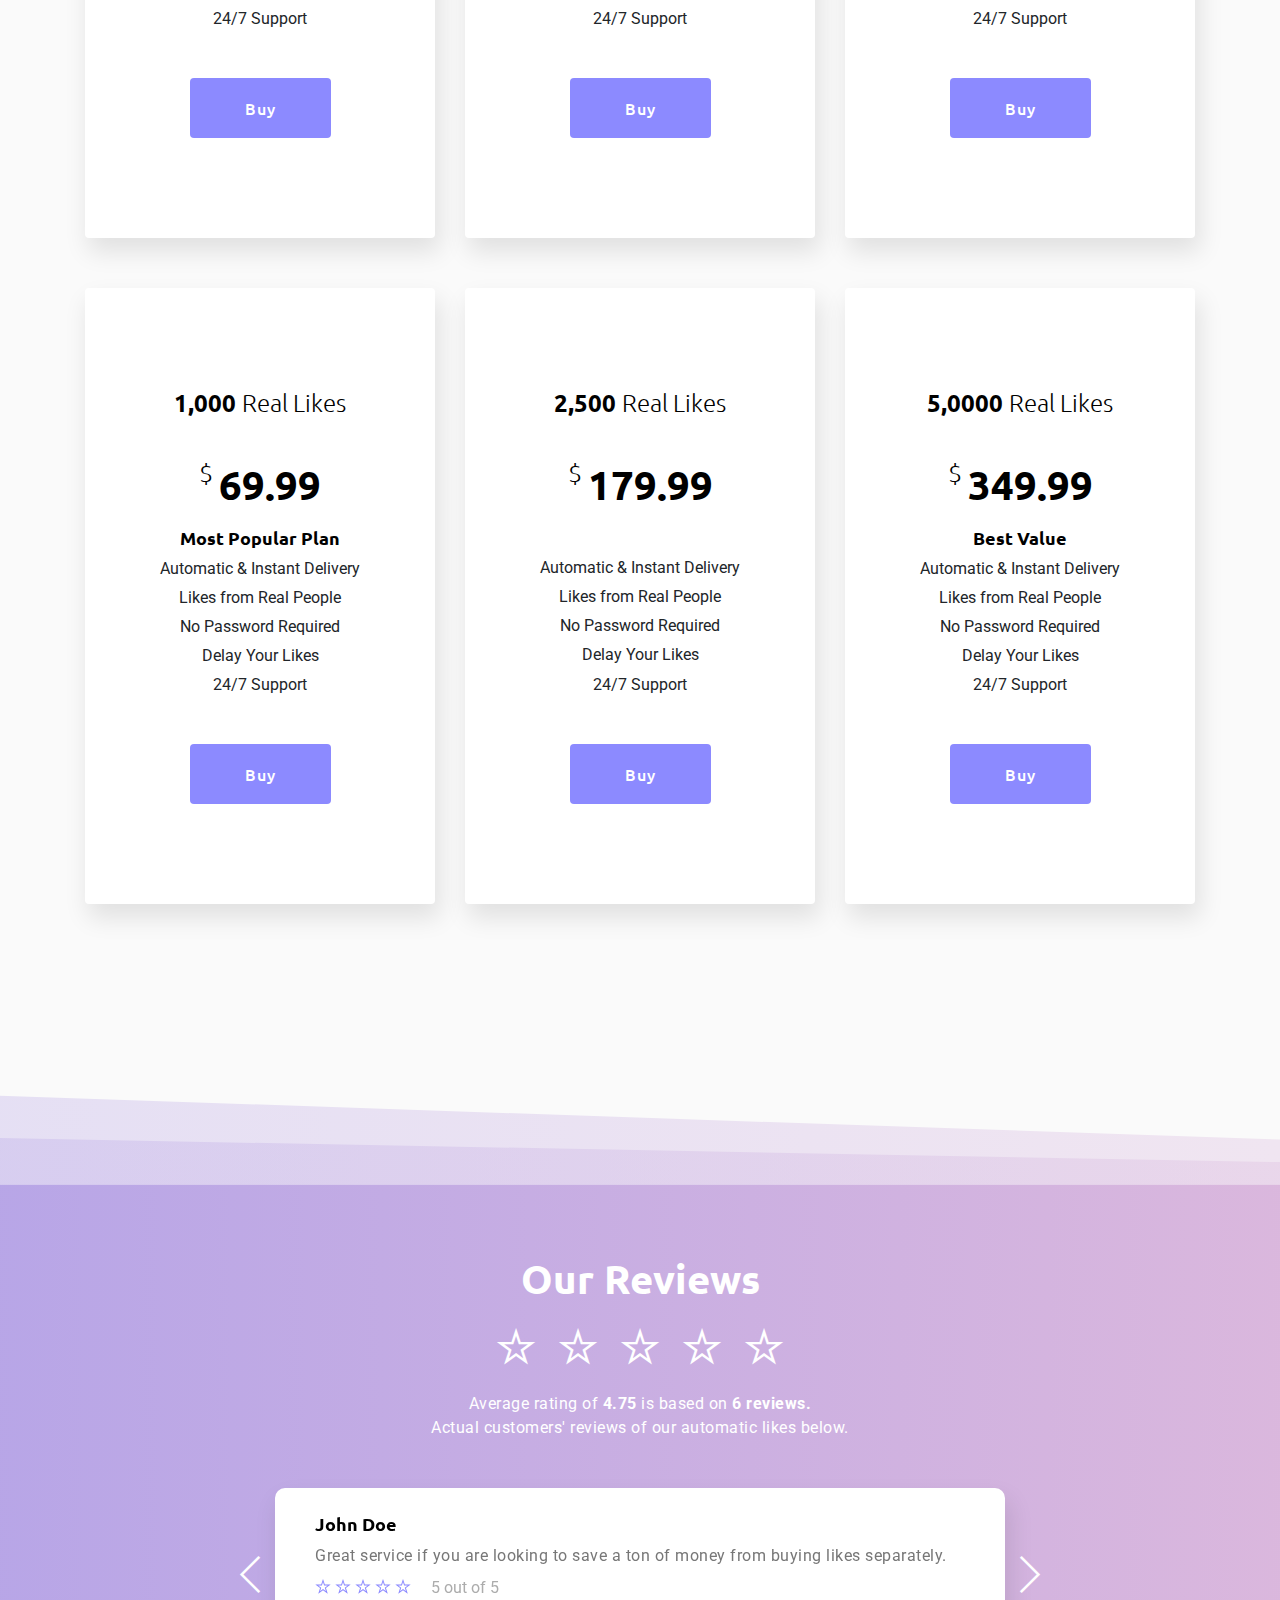
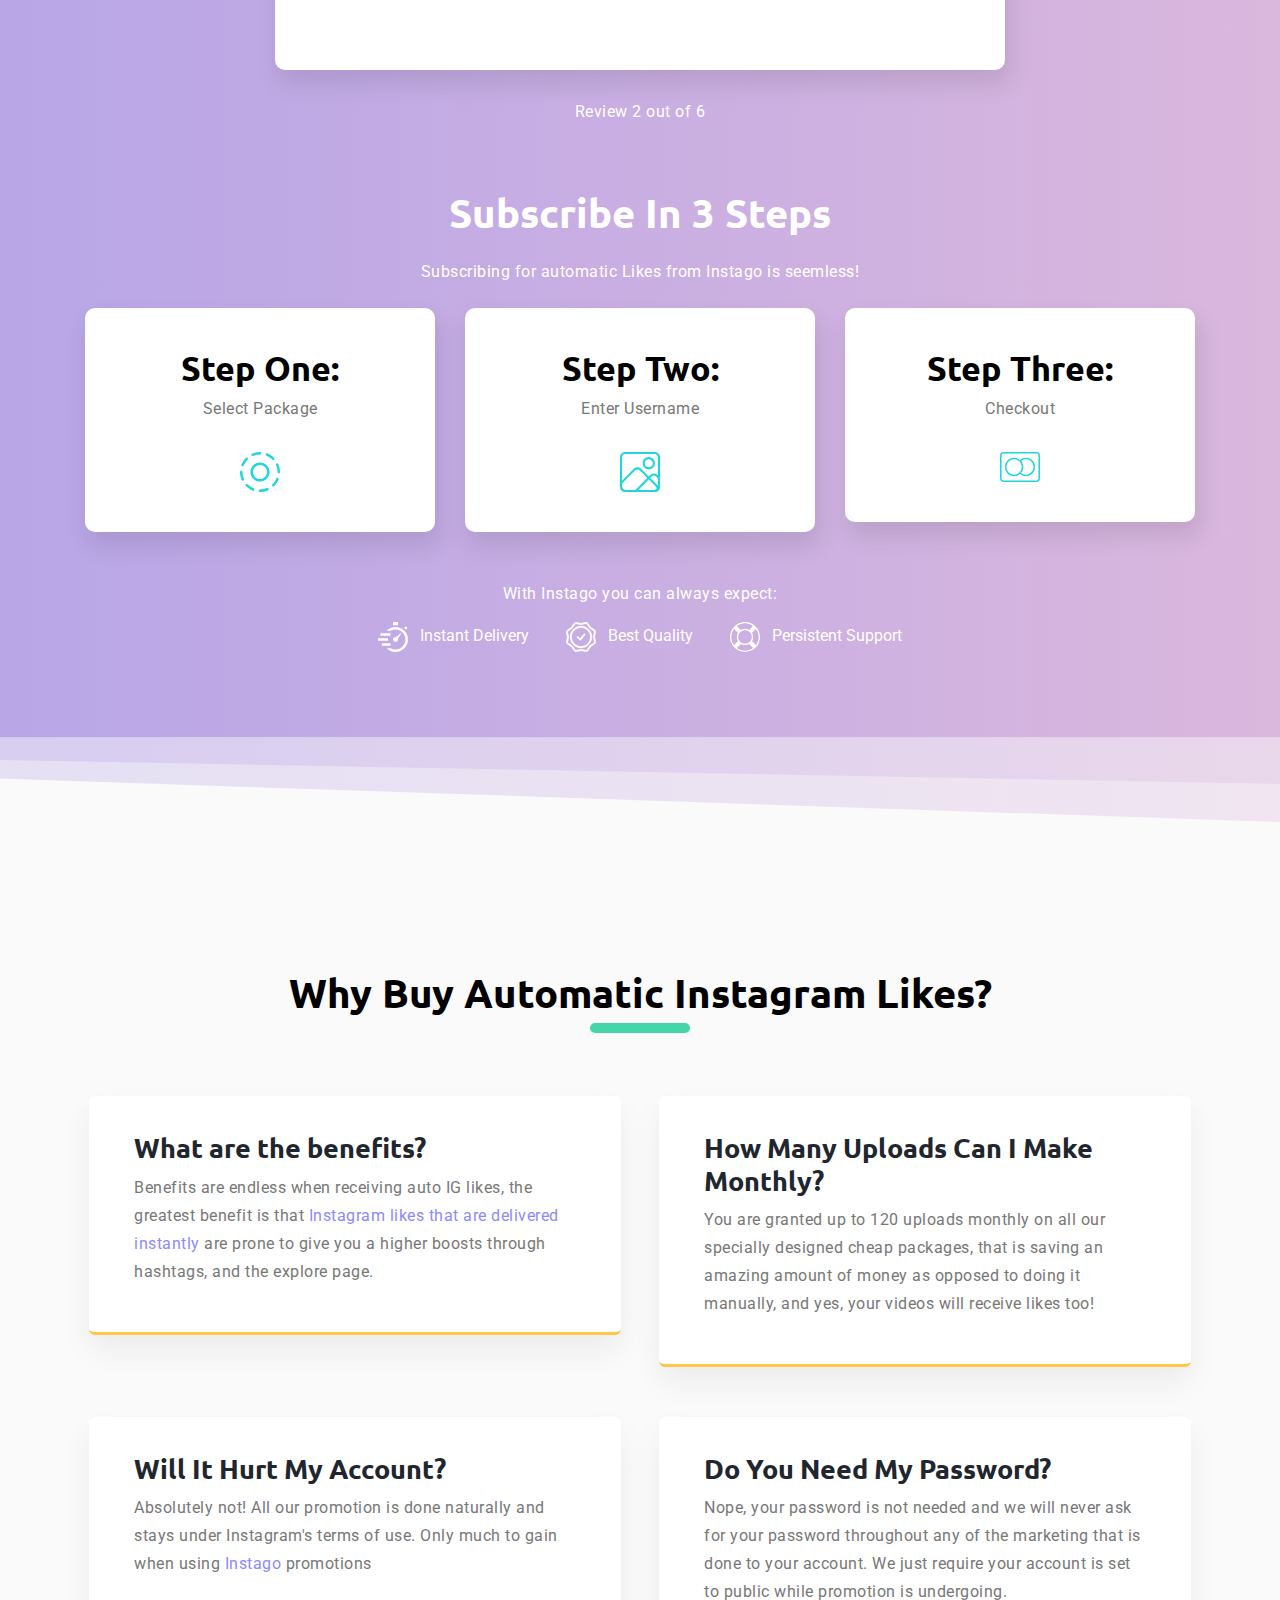
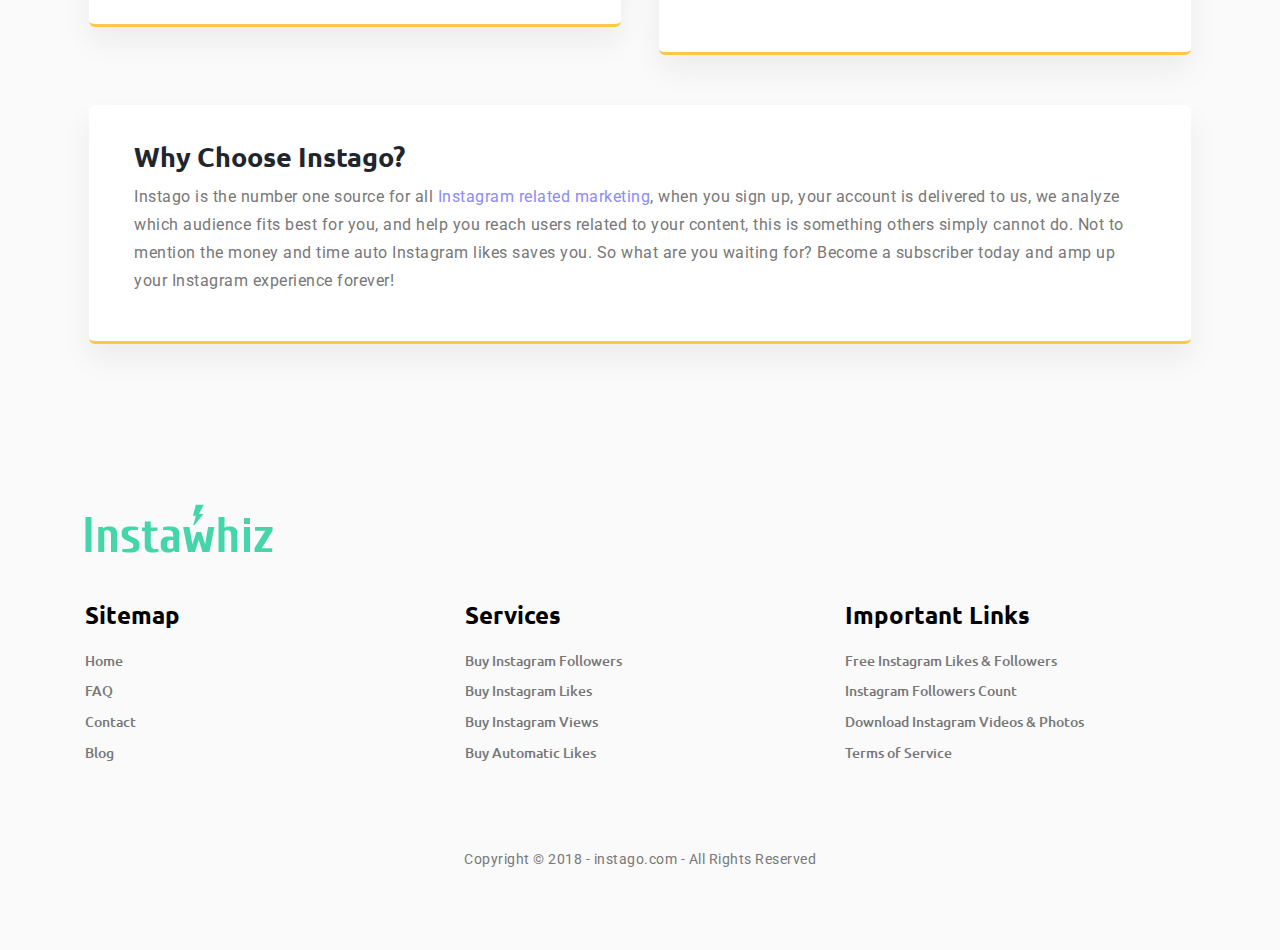
<file: auto-likes.html>
<!DOCTYPE html>
<html lang="zxx">

<head>
  <meta charset="utf-8">
  <title>Instago</title>

  
  <!-- mobile responsive meta -->
  <meta name="viewport" content="width=device-width, initial-scale=1">
  <meta name="viewport" content="width=device-width, initial-scale=1, maximum-scale=1">
  
  <!-- Slick Carousel -->
  <link rel="stylesheet" href="plugins/slick/slick.css">
  <link rel="stylesheet" href="plugins/slick/slick-theme.css">
  <!-- Themify -->
  <link rel="stylesheet" href="plugins/themify-icons/themify-icons.css">
  <!-- Bootstrap -->
  <link rel="stylesheet" href="plugins/bootstrap/bootstrap.min.css">
  <!-- AOS -->
  <link rel="stylesheet" href="plugins/aos/aos.css">
  <!-- Odometer -->
  <link rel="stylesheet" href="plugins/odometer/odometer-theme-default.css">
  <!-- Stylesheets -->
  <link href="css/style.css" rel="stylesheet">
  
  <!--Favicon-->
  <link rel="shortcut icon" href="images/favicon.ico" type="image/x-icon">
  <link rel="icon" href="images/favicon.ico" type="image/x-icon">

</head>

<body>
  

<!-- Navbar Start -->
<nav class="main-nav navbar navbar-expand-lg fixed-top">
    <div class="container-fluid">
        <!-- Logo -->
        <a class="navbar-brand" href="index.html">
            <img src="images/logo.svg" alt="logo">
        </a>
        <!-- Toogle Button -->
        <button class="navbar-toggler" type="button" data-toggle="collapse" data-target="#mainNav">
            <span class="ti-menu">
            </span>
        </button>
        <div class="collapse navbar-collapse nav-list" id="mainNav">
            <!-- Navigation Links -->
            <ul class="navbar-nav ml-auto">
                <li class="nav-item dropdown">
                    <a class="nav-link dropdown-toggle" href="#" id="navbarDropdown" data-toggle="dropdown">
                        Services
                    </a>
                    <div class="dropdown-menu dropdown-menu-right">
                        <a class="dropdown-item" href="instagram-likes.html">Buy Instagram Likes</a>
                        <a class="dropdown-item" href="instagram-views.html">Buy Instagram Views</a>
                        <a class="dropdown-item" href="instagram-followers.html">Buy Instagram Followers</a>
                        <a class="dropdown-item" href="auto-likes.html">Automatic Likes</a>
                    </div>
                </li>
                <li class="nav-item">
                    <a class="nav-link" href="free-trial.html">Free Trial</a>
                </li>
                <li class="nav-item dropdown">
                    <a class="nav-link dropdown-toggle" href="#" id="navbarDropdown" data-toggle="dropdown">
                        Tools
                    </a>
                    <div class="dropdown-menu dropdown-menu-right">
                        <a class="dropdown-item" href="instagram-downloader.html">Download Instagram Videos & Photos</a>
                        <a class="dropdown-item" href="stats.html">Live Follower Count</a>
                    </div>
                </li>
                <li class="nav-item">
                    <a class="nav-link" href="blog.html">Blog</a>
                </li>
                <li class="nav-item">
                    <a class="nav-link" href="faq.html">Support</a>
                </li>
                <li class="nav-item">
                    <a class="nav-link" href="login.html">Login</a>
                </li>
            </ul>
        </div>
    </div>
</nav>
<!-- Navbar End -->

<section class="hero__area">
    <div class="container">
        <div class="row align-items-center">
            <div class="col-lg-5">
                <div class="hero__area-content">
                    <h2>
                        Buy Automatic Instagram Likes
                    </h2>
                    <p>
                        Instago is the only service that offers real automatic Instagram likes and delivers them to your new posts instantly for as low as $9.99/month! You can rely on our top-notch support and instant post detection.
                    </p>
                    <a href="#pricing" class="btn btn-white page-scroll">
                        Sign up for automatic likes!
                    </a>
                </div>
            </div>
            <div class="col-lg-7">
                <div class="hero__area-images automatic likes">
                    <div class="back floating-illu">
                        <svg viewBox="0 0 654 607" xmlns="http://www.w3.org/2000/svg" xmlns:xlink="http://www.w3.org/1999/xlink">
                            <defs>
                                <path d="M110.622 412.207c-2.96-3.358-7.064-5.207-11.56-5.207-6.322 0-10.324 3.775-12.568 6.943a22.878 22.878 0 0 0-1.494 2.42 23.08 23.08 0 0 0-1.494-2.42C81.262 410.775 77.26 407 70.937 407c-4.495 0-8.6 1.849-11.56 5.207C56.555 415.41 55 419.699 55 424.285c0 4.992 1.949 9.634 6.134 14.61 3.74 4.449 9.121 9.034 15.352 14.342a724.574 724.574 0 0 1 7.28 6.26l.076.068a1.756 1.756 0 0 0 2.316 0l.076-.067c2.557-2.237 4.958-4.282 7.28-6.261 6.23-5.308 11.611-9.893 15.352-14.341 4.185-4.977 6.134-9.62 6.134-14.611 0-4.586-1.555-8.875-4.378-12.078"
                                    id="b" />
                                <filter x="-158.3%" y="-103.8%" width="416.7%" height="458.5%" filterUnits="objectBoundingBox" id="a">
                                    <feOffset dy="40" in="SourceAlpha" result="shadowOffsetOuter1" />
                                    <feGaussianBlur stdDeviation="25" in="shadowOffsetOuter1" result="shadowBlurOuter1" />
                                    <feColorMatrix values="0 0 0 0 0 0 0 0 0 0 0 0 0 0 0 0 0 0 0.15 0" in="shadowBlurOuter1" />
                                </filter>
                                <path d="M109.371 494.349c-1.641-1.862-3.918-2.888-6.412-2.888-3.506 0-5.726 2.094-6.971 3.85a12.69 12.69 0 0 0-.828 1.344c-.231-.43-.506-.887-.829-1.343-1.245-1.757-3.465-3.851-6.971-3.851-2.494 0-4.771 1.026-6.412 2.888-1.566 1.777-2.428 4.156-2.428 6.7 0 2.768 1.08 5.343 3.402 8.103 2.075 2.468 5.06 5.01 8.515 7.955a401.888 401.888 0 0 1 4.038 3.472l.042.038a.974.974 0 0 0 1.285 0l.042-.038c1.418-1.24 2.75-2.374 4.038-3.472 3.456-2.945 6.44-5.487 8.515-7.955 2.321-2.76 3.402-5.335 3.402-8.104 0-2.543-.862-4.922-2.428-6.7"
                                    id="d" />
                                <filter x="-285.5%" y="-187.1%" width="670.9%" height="746.3%" filterUnits="objectBoundingBox" id="c">
                                    <feOffset dy="40" in="SourceAlpha" result="shadowOffsetOuter1" />
                                    <feGaussianBlur stdDeviation="25" in="shadowOffsetOuter1" result="shadowBlurOuter1" />
                                    <feColorMatrix values="0 0 0 0 0 0 0 0 0 0 0 0 0 0 0 0 0 0 0.15 0" in="shadowBlurOuter1" />
                                </filter>
                                <path d="M158.35 9.523a7.397 7.397 0 0 0-5.625-2.533c-3.076 0-5.023 1.836-6.115 3.378-.284.4-.525.8-.727 1.178a11.229 11.229 0 0 0-.727-1.178c-1.092-1.542-3.039-3.378-6.115-3.378-2.187 0-4.185.9-5.624 2.533-1.374 1.558-2.13 3.645-2.13 5.877 0 2.428.948 4.687 2.984 7.108 1.82 2.165 4.438 4.395 7.47 6.978 1.13.963 2.298 1.958 3.541 3.046l.038.033a.854.854 0 0 0 1.127 0l.036-.033c1.244-1.088 2.413-2.083 3.542-3.046 3.032-2.583 5.65-4.813 7.47-6.978 2.036-2.421 2.984-4.68 2.984-7.108 0-2.232-.756-4.319-2.13-5.877"
                                    id="f" />
                                <filter x="-325.4%" y="-213.3%" width="750.9%" height="836.8%" filterUnits="objectBoundingBox" id="e">
                                    <feOffset dy="40" in="SourceAlpha" result="shadowOffsetOuter1" />
                                    <feGaussianBlur stdDeviation="25" in="shadowOffsetOuter1" result="shadowBlurOuter1" />
                                    <feColorMatrix values="0 0 0 0 0 0 0 0 0 0 0 0 0 0 0 0 0 0 0.15 0" in="shadowBlurOuter1" />
                                </filter>
                                <path d="M81.368 362.343a5.177 5.177 0 0 0-3.936-1.773c-2.153 0-3.516 1.286-4.28 2.364a7.79 7.79 0 0 0-.509.825 7.86 7.86 0 0 0-.509-.825c-.764-1.078-2.127-2.364-4.28-2.364-1.53 0-2.929.63-3.937 1.773-.961 1.09-1.49 2.552-1.49 4.113 0 1.7.663 3.281 2.089 4.976 1.273 1.515 3.106 3.076 5.228 4.884.79.674 1.608 1.37 2.479 2.132l.026.023a.598.598 0 0 0 .788 0l.026-.023c.87-.762 1.689-1.458 2.48-2.132 2.121-1.808 3.954-3.37 5.227-4.884 1.426-1.695 2.09-3.276 2.09-4.976 0-1.561-.53-3.022-1.492-4.113"
                                    id="h" />
                                <filter x="-464.9%" y="-304.7%" width="1029.9%" height="1152.7%" filterUnits="objectBoundingBox" id="g">
                                    <feOffset dy="40" in="SourceAlpha" result="shadowOffsetOuter1" />
                                    <feGaussianBlur stdDeviation="25" in="shadowOffsetOuter1" result="shadowBlurOuter1" />
                                    <feColorMatrix values="0 0 0 0 0 0 0 0 0 0 0 0 0 0 0 0 0 0 0.15 0" in="shadowBlurOuter1" />
                                </filter>
                                <path d="M15.612 439.626a3.56 3.56 0 0 0-2.707-1.22c-1.48 0-2.418.885-2.943 1.626a5.357 5.357 0 0 0-.35.567 5.404 5.404 0 0 0-.35-.567c-.525-.741-1.463-1.625-2.943-1.625a3.56 3.56 0 0 0-2.707 1.219c-.661.75-1.025 1.754-1.025 2.828 0 1.17.456 2.256 1.436 3.422.876 1.041 2.136 2.115 3.595 3.358.544.463 1.106.942 1.705 1.466l.018.016a.411.411 0 0 0 .542 0l.018-.016c.599-.524 1.161-1.003 1.705-1.466 1.459-1.243 2.719-2.317 3.595-3.358.98-1.166 1.436-2.253 1.436-3.422 0-1.074-.364-2.078-1.025-2.828"
                                    id="j" />
                                <filter x="-676.1%" y="-443.2%" width="1452.3%" height="1630.9%" filterUnits="objectBoundingBox" id="i">
                                    <feOffset dy="40" in="SourceAlpha" result="shadowOffsetOuter1" />
                                    <feGaussianBlur stdDeviation="25" in="shadowOffsetOuter1" result="shadowBlurOuter1" />
                                    <feColorMatrix values="0 0 0 0 0 0 0 0 0 0 0 0 0 0 0 0 0 0 0.15 0" in="shadowBlurOuter1" />
                                </filter>
                                <path d="M618.161 90.574c-1.677-1.903-4.003-2.95-6.551-2.95-3.583 0-5.85 2.138-7.123 3.934-.33.465-.61.932-.846 1.372a13.08 13.08 0 0 0-.847-1.372c-1.271-1.796-3.54-3.935-7.123-3.935-2.547 0-4.874 1.048-6.55 2.95-1.6 1.816-2.481 4.247-2.481 6.846 0 2.828 1.104 5.46 3.476 8.28 2.12 2.52 5.169 5.119 8.7 8.127a410.616 410.616 0 0 1 4.125 3.548l.044.038a.995.995 0 0 0 1.312 0l.043-.038c1.449-1.267 2.81-2.426 4.126-3.548 3.53-3.008 6.58-5.606 8.7-8.127 2.372-2.82 3.476-5.452 3.476-8.28 0-2.6-.881-5.03-2.48-6.845"
                                    id="l" />
                                <filter x="-279.4%" y="-183.1%" width="658.8%" height="732.6%" filterUnits="objectBoundingBox" id="k">
                                    <feOffset dy="40" in="SourceAlpha" result="shadowOffsetOuter1" />
                                    <feGaussianBlur stdDeviation="25" in="shadowOffsetOuter1" result="shadowBlurOuter1" />
                                    <feColorMatrix values="0 0 0 0 0 0 0 0 0 0 0 0 0 0 0 0 0 0 0.15 0" in="shadowBlurOuter1" />
                                </filter>
                                <path d="M606.39 146.594a4.795 4.795 0 0 0-3.645-1.642c-1.994 0-3.257 1.19-3.964 2.19-.184.259-.34.518-.471.763a7.28 7.28 0 0 0-.471-.764c-.708-.999-1.97-2.19-3.965-2.19a4.795 4.795 0 0 0-3.646 1.643c-.89 1.01-1.38 2.363-1.38 3.81 0 1.574.615 3.038 1.935 4.607 1.18 1.403 2.876 2.85 4.841 4.523.733.624 1.49 1.27 2.296 1.975l.024.021a.554.554 0 0 0 .73 0l.025-.021c.806-.705 1.563-1.35 2.296-1.975 1.965-1.674 3.662-3.12 4.842-4.523 1.32-1.57 1.934-3.033 1.934-4.608 0-1.446-.49-2.799-1.38-3.81"
                                    id="n" />
                                <filter x="-502%" y="-329%" width="1104.1%" height="1236.7%" filterUnits="objectBoundingBox" id="m">
                                    <feOffset dy="40" in="SourceAlpha" result="shadowOffsetOuter1" />
                                    <feGaussianBlur stdDeviation="25" in="shadowOffsetOuter1" result="shadowBlurOuter1" />
                                    <feColorMatrix values="0 0 0 0 0 0 0 0 0 0 0 0 0 0 0 0 0 0 0.15 0" in="shadowBlurOuter1" />
                                </filter>
                            </defs>
                            <g fill="none" fill-rule="evenodd" opacity=".206">
                                <g class="love" transform="rotate(-45 107.692 423.1)">
                                    <use fill="#000" filter="url(#a)" xlink:href="#b" />
                                    <use fill="#FFF" xlink:href="#b" />
                                </g>
                                <g class="love" transform="rotate(-45 117.852 495.76)">
                                    <use fill="#000" filter="url(#c)" xlink:href="#d" />
                                    <use fill="#FFF" xlink:href="#d" />
                                </g>
                                <g class="love" transform="rotate(-45 168.575 9.484)">
                                    <use fill="#000" filter="url(#e)" xlink:href="#f" />
                                    <use fill="#FFF" xlink:href="#f" />
                                </g>
                                <g class="love" transform="rotate(-45 95.335 359.195)">
                                    <use fill="#000" filter="url(#g)" xlink:href="#h" />
                                    <use fill="#FFF" xlink:href="#h" />
                                </g>
                                <g class="love" transform="rotate(-45 32.304 434.213)">
                                    <use fill="#000" filter="url(#i)" xlink:href="#j" />
                                    <use fill="#FFF" xlink:href="#j" />
                                </g>
                                <g class="love" transform="rotate(45 594.948 126.04)">
                                    <use fill="#000" filter="url(#k)" xlink:href="#l" />
                                    <use fill="#FFF" xlink:href="#l" />
                                </g>
                                <g class="love" transform="rotate(45 589.617 176.71)">
                                    <use fill="#000" filter="url(#m)" xlink:href="#n" />
                                    <use fill="#FFF" xlink:href="#n" />
                                </g>
                            </g>
                        </svg>
                    </div>
                    <div class="top-left floating-illu">
                        <img src="images/automatic-likes/love-1.svg" alt="love-1">
                    </div>
                    <div class="top-right floating-illu">
                        <img src="images/automatic-likes/up.svg" alt="love-1">
                    </div>
                    <div class="center floating-illu">
                        <img src="images/automatic-likes/automatic-likes.svg" alt="automatic-likes">
                    </div>
                    <div class="bottom-right floating-illu">
                        <img src="images/automatic-likes/love-2.svg" alt="love-2">
                    </div>
                </div>
            </div>
        </div>
    </div>
    <a href="#feature" class="scroll__down page-scroll">
        <span>Scroll Down</span>
        <i class="ti-angle-down"></i>
    </a>
</section>

<section class="section pb-0" id="feature" style="background-image: url('images/backgrounds/pattern-bg.svg');">
    <div class="container">
        <div class="row justify-content-center">
            <div class="col-lg-12 text-center">
                <h2 class="section__title-center">Our Features</h2>
            </div>
            <div class="col-lg-4 col-md-6 text-center">
                <div class="features__item">
                    <div class="features__image">
                        <img class="illustration top-left" src="images/real-people-al/top-left.svg" alt="top-left">
                        <img class="illustration center" src="images/real-people-al/center.svg" alt="center">
                        <img class="illustration bottom-right" src="images/real-people-al/bottom-right.svg" alt="bottom-right">
                    </div>
                    <h4>Real People</h4>
                    <p class="mx-2">No bots, no ghosts, no fake or high quality accounts. These are actual people and businesses.</p>
                </div>
            </div>
            <div class="col-lg-4 col-md-6 text-center">
                <div class="features__item">
                    <div class="features__image">
                        <img class="illustration top-left" src="images/auto-ig-likes/top-left.svg" alt="top-left">
                        <img class="illustration center" src="images/auto-ig-likes/center.svg" alt="center">
                        <img class="illustration bottom-right" src="images/auto-ig-likes/bottom-right.svg" alt="bottom-right">
                    </div>
                    <h4>Auto IG Likes</h4>
                    <p class="mx-2">Every new post that you upload will automatically start getting likes. Forget about buying likes ever again.</p>
                </div>
            </div>
            <div class="col-lg-4 col-md-6 text-center">
                <div class="features__item">
                    <div class="features__image">
                        <img class="illustration top-left" src="images/instant-detection/top-left.svg" alt="top-left">
                        <img class="illustration center" src="images/instant-detection/center.svg" alt="center">
                        <img class="illustration bottom-right" src="images/instant-detection/bottom-right.svg" alt="bottom-right">
                    </div>
                    <h4>Instant Detection</h4>
                    <p class="mx-2">As soon as you upload our system will detect your new post and start sending likes your way.</p>
                </div>
            </div>
            <div class="col-lg-4 col-md-6 text-center">
                <div class="features__item">
                    <div class="features__image">
                        <img class="illustration top-left" src="images/unbeatable-prices/top-left.svg" alt="top-left">
                        <img class="illustration center" src="images/unbeatable-prices/center.svg" alt="center">
                        <img class="illustration bottom-right" src="images/unbeatable-prices/bottom-right.svg" alt="bottom-right">
                    </div>
                    <h4>Unbeatable Prices</h4>
                    <p class="mx-2">We're able to offer lowest prices on the market because this is our unique product, we're not resellers and you will see the quality.</p>
                </div>
            </div>
            <div class="col-lg-4 col-md-6 text-center">
                <div class="features__item">
                    <div class="features__image">
                        <img class="illustration top-left" src="images/cancel-anytime/top-left.svg" alt="top-left">
                        <img class="illustration center" src="images/cancel-anytime/center.svg" alt="center">
                        <img class="illustration bottom-right" src="images/cancel-anytime/bottom-right.svg" alt="bottom-right">
                    </div>
                    <h4>Cancel Anytime</h4>
                    <p class="mx-2">If you decide to cancel our service, rest assured that you can do it without any headache or complications.</p>
                </div>
            </div>
            <div class="col-lg-4 col-md-6 text-center">
                <div class="features__item">
                    <div class="features__image">
                        <img class="illustration top-left" src="images/top-notch-support-al/top-left.svg" alt="top-left">
                        <img class="illustration center" src="images/top-notch-support-al/center.svg" alt="center">
                        <img class="illustration bottom-right" src="images/top-notch-support-al/bottom-right.svg" alt="bottom-right">
                    </div>
                    <h4>Top-notch Support</h4>
                    <p class="mx-2">If you have any questions or if any issues were to arise, you can rely on our support that is ready to help you at any time.</p>
                </div>
            </div>
            <div class="col-lg-4 col-md-6 text-center">
                <div class="features__item">
                    <div class="features__image">
                        <img class="illustration top-left" src="images/delay-likes-al/top-left.svg" alt="top-left">
                        <img class="illustration center" src="images/delay-likes-al/center.svg" alt="center">
                        <img class="illustration bottom-right" src="images/delay-likes-al/bottom-right.svg" alt="bottom-right">
                    </div>
                    <h4>Delay Likes</h4>
                    <p class="mx-2">Choose how fast likes should be delivered on your new posts.</p>
                </div>
            </div>
            <div class="col-lg-4 col-md-6 text-center">
                <div class="features__item">
                    <div class="features__image">
                        <img class="illustration top-left" src="images/matching-views/top-left.svg" alt="top-left">
                        <img class="illustration center" src="images/matching-views/center.svg" alt="center">
                        <img class="illustration bottom-right" src="images/matching-views/bottom-right.svg" alt="bottom-right">
                    </div>
                    <h4>Matching Views</h4>
                    <p class="mx-2">Posting videos? Now worries, your videos will get as many views as likes!</p>
                </div>
            </div>
        </div>
    </div>
</section>

<section class="section pricing" id="pricing">
    <div class="container">
        <div class="row justify-content-center">
            <div class="col-lg-12 text-center">
                <h2 class="section__title-center">Packages & Prices</h2>
            </div>
            <div class="col-lg-4 col-md-6">
                <div class="pricing__item">
                    <h4> 50 <span> Auto Likes </span></h4>
                    <h2><span> $ </span>9.99</h2>
                    <ul class="pl-0">
                        <li>Automatic & Instant Delivery</li>
                        <li>Likes from Real People</li>
                        <li>No Password Required</li>
                        <li>Delay Your Likes</li>
                        <li>24/7 Support</li>
                    </ul>
                    <a href="#" class="btn btn-primary">Buy</a>
                </div>
            </div>
            <div class="col-lg-4 col-md-6">
                <div class="pricing__item">
                    <h4> 100 <span> Real Likes </span></h4>
                    <h2><span> $ </span>14.99</h2>
                    <ul class="pl-0">
                        <li>Automatic & Instant Delivery</li>
                        <li>Likes from Real People</li>
                        <li>No Password Required</li>
                        <li>Delay Your Likes</li>
                        <li>24/7 Support</li>
                    </ul>
                    <a href="#" class="btn btn-primary">Buy</a>
                </div>
            </div>
            <div class="col-lg-4 col-md-6">
                <div class="pricing__item">
                    <h4> 500 <span> Real Likes </span></h4>
                    <h2><span> $ </span>39.99</h2>
                    <ul class="pl-0">
                        <li>Automatic & Instant Delivery</li>
                        <li>Likes from Real People</li>
                        <li>No Password Required</li>
                        <li>Delay Your Likes</li>
                        <li>24/7 Support</li>
                    </ul>
                    <a href="#" class="btn btn-primary">Buy</a>
                </div>
            </div>
            <div class="col-lg-4 col-md-6">
                <div class="pricing__item">
                    <h4> 1,000 <span> Real Likes </span></h4>
                    <h2><span> $ </span>69.99</h2>
                    <h6>Most Popular Plan</h6>
                    <ul class="pl-0">
                        <li>Automatic & Instant Delivery</li>
                        <li>Likes from Real People</li>
                        <li>No Password Required</li>
                        <li>Delay Your Likes</li>
                        <li>24/7 Support</li>
                    </ul>
                    <a href="#" class="btn btn-primary">Buy</a>
                </div>
            </div>
            <div class="col-lg-4 col-md-6">
                <div class="pricing__item">
                    <h4> 2,500 <span> Real Likes </span></h4>
                    <h2><span> $ </span>179.99</h2>
                    <ul class="pl-0">
                        <li>Automatic & Instant Delivery</li>
                        <li>Likes from Real People</li>
                        <li>No Password Required</li>
                        <li>Delay Your Likes</li>
                        <li>24/7 Support</li>
                    </ul>
                    <a href="#" class="btn btn-primary">Buy</a>
                </div>
            </div>
            <div class="col-lg-4 col-md-6">
                <div class="pricing__item">
                    <h4> 5,0000 <span> Real Likes </span></h4>
                    <h2><span> $ </span>349.99</h2>
                    <h6>Best Value</h6>
                    <ul class="pl-0">
                        <li>Automatic & Instant Delivery</li>
                        <li>Likes from Real People</li>
                        <li>No Password Required</li>
                        <li>Delay Your Likes</li>
                        <li>24/7 Support</li>
                    </ul>
                    <a href="#" class="btn btn-primary">Buy</a>
                </div>
            </div>
        </div>
    </div>
</section>

<section class="section testimonial bg-arced">
    <div class="container">
        <div class="row mb-5">
            <div class="col-lg-12 text-center">
                <h2 class="text-white mb-4">Our Reviews</h2>
                <ul class="list-inline rating-star mb-4">
                    <li class="list-inline-item"><i class="ti-star"></i></li>
                    <li class="list-inline-item"><i class="ti-star"></i></li>
                    <li class="list-inline-item"><i class="ti-star"></i></li>
                    <li class="list-inline-item"><i class="ti-star"></i></li>
                    <li class="list-inline-item"><i class="ti-star"></i></li>
                </ul>
                <p class="text-white mb-5">Average rating of <strong>4.75</strong> is based on <strong>6 reviews.</strong>
                    <br>
                    Actual customers' reviews of our automatic likes below.</p>
            </div>
            <div class="col-lg-8 mx-auto">
                <div class="testimonial__slider">
                    <div class="testimonial__slides">
                        <h6>John Doe</h6>
                        <p>Great service if you are looking to save a ton of money from buying likes separately.</p>
                        <ul class="list-inline mb-4 d-inline-block mr-3">
                            <li class="list-inline-item mx-0"><i class="ti-star"></i></li>
                            <li class="list-inline-item mx-0"><i class="ti-star"></i></li>
                            <li class="list-inline-item mx-0"><i class="ti-star"></i></li>
                            <li class="list-inline-item mx-0"><i class="ti-star"></i></li>
                            <li class="list-inline-item mx-0"><i class="ti-star"></i></li>
                        </ul>
                        <span>5 out of 5</span>
                    </div>
                    <div class="testimonial__slides">
                        <h6>Alex Hunter</h6>
                        <p>The automatic service works. I am looking forward to the features promised to be added in the near future!</p>
                        <ul class="list-inline mb-4 d-inline-block mr-3">
                            <li class="list-inline-item mx-0"><i class="ti-star"></i></li>
                            <li class="list-inline-item mx-0"><i class="ti-star"></i></li>
                            <li class="list-inline-item mx-0"><i class="ti-star"></i></li>
                            <li class="list-inline-item mx-0"><i class="ti-star"></i></li>
                            <li class="list-inline-item mx-0"><i class="ti-star"></i></li>
                        </ul>
                        <span>5 out of 5</span>
                    </div>
                </div>
                <p class="text-white text-center">Review 2 out of 6</p>
            </div>
        </div>
        <div class="row">
            <div class="col-lg-12 text-center">
                <h2 class="text-white mb-4">Subscribe In 3 Steps</h2>
                <p class="text-white mb-4">Subscribing for automatic Likes from Instago is seemless!</p>
            </div>
            <div class="col-lg-4 col-md-6">
                <div class="buy__steps">
                    <h3>Step One:</h3>
                    <p>Select Package</p>
                    <img class="img-fluid" src="images/buy-steps/buy-likes-how-step-1.svg" alt="Step-img">
                </div>
            </div>
            <div class="col-lg-4 col-md-6">
                <div class="buy__steps">
                    <h3>Step Two:</h3>
                    <p>Enter Username</p>
                    <img class="img-fluid" src="images/buy-steps/buy-likes-how-step-2.svg" alt="Step-img">
                </div>
            </div>
            <div class="col-lg-4 col-md-6">
                <div class="buy__steps">
                    <h3>Step Three:</h3>
                    <p>Checkout</p>
                    <img class="img-fluid" src="images/buy-steps/buy-likes-how-step-3.svg" alt="Step-img">
                </div>
            </div>
            <div class="col-lg-12 text-center">
                <p class="text-white">With Instago you can always expect:</p>
                <ul class="list-inline expect__list">
                    <li class="list-inline-item">
                        <img src="images/icon/instant-delevery.svg" alt="icon" class="img-fluid mr-2">
                        <span class="text-white">Instant Delivery</span>
                    </li>
                    <li class="list-inline-item">
                        <img src="images/icon/best-quality.svg" alt="icon" class="img-fluid mr-2">
                        <span class="text-white">Best Quality</span>
                    </li>
                    <li class="list-inline-item">
                        <img src="images/icon/persistent-support.svg" alt="icon" class="img-fluid mr-2">
                        <span class="text-white">Persistent Support</span>
                    </li>
                </ul>
            </div>
        </div>
    </div>
</section>

<section class="section pb-0">
    <div class="container">
        <div class="row">
            <div class="col-lg-12 text-center">
                <h2 class="section__title-center">Why Buy Automatic Instagram Likes?</h2>
            </div>
            <div class="col-md-6">
                <div class="feature__item mx-1 orange">
                    <h3>What are the benefits?</h3>
                    <p>Benefits are endless when receiving auto IG likes, the greatest benefit is that <a href="#">Instagram likes that are delivered instantly</a> are prone to give you a higher boosts through hashtags, and the explore page.</p>
                </div>
            </div>
            <div class="col-md-6">
                <div class="feature__item mx-1 orange">
                <h3>How Many Uploads Can I Make Monthly?</h3>
                <p>You are granted up to 120 uploads monthly on all our specially designed cheap packages, that is saving an amazing amount of money as opposed to doing it manually, and yes, your videos will receive likes too!</p>
                </div>
            </div>
            <div class="col-md-6">
                <div class="feature__item mx-1 orange">
                    <h3>Will It Hurt My Account?</h3>
                    <p>Absolutely not! All our promotion is done naturally and stays under Instagram's terms of use. Only much to gain when using <a href="#">Instago</a> promotions</p>
                </div>
            </div>
            <div class="col-md-6">
                <div class="feature__item mx-1 orange">
                <h3>Do You Need My Password?</h3>
                <p>Nope, your password is not needed and we will never ask for your password throughout any of the marketing that is done to your account. We just require your account is set to public while promotion is undergoing.</p>
                </div>
            </div>
            <div class="col-sm-12">
                <div class="feature__item mx-1 orange">
                    <h3>Why Choose Instago?</h3>
                    <p>Instago is the number one source for all <a href="#">Instagram related marketing</a>, when you sign up, your account is delivered to us, we analyze which audience fits best for you, and help you reach users related to your content, this is something others simply cannot do. Not to mention the money and time auto Instagram likes saves you. So what are you waiting for? Become a subscriber today and amp up your Instagram experience forever!</p>
                </div>
            </div>
        </div>
    </div>
</section>

<footer class="footer">
    <div class="container">
        <div class="row">
            <div class="col-12">
                <div class="footer-logo mb-5 text-center text-sm-left">
                    <img src="images/logo-alt.png" alt="footer-logo">
                </div>
            </div>
            <div class="col-md-4 col-sm-6 mb-5 mb-md-0 text-center text-sm-left">
                <div class="footer__block">
                    <h4 class="mb-3">Sitemap</h4>
                    <ul class="footer__links p-0 m-0">
                        <li><a href="index.html">Home</a></li>
                        <li><a href="faq.html">FAQ</a></li>
                        <li><a href="#">Contact</a></li>
                        <li><a href="blog.html">Blog</a></li>
                    </ul>
                </div>
            </div>
            <div class="col-md-4 col-sm-6 mb-5 mb-md-0 text-center text-sm-left">
                <div class="footer__block">
                    <h4 class="mb-3">Services</h4>
                    <ul class="footer__links p-0 m-0">
                        <li><a href="instagram-followers.html">Buy Instagram Followers</a></li>
                        <li><a href="instagram-likes.html">Buy Instagram Likes</a></li>
                        <li><a href="instagram-views.html">Buy Instagram Views</a></li>
                        <li><a href="auto-likes.html">Buy Automatic Likes</a></li>
                    </ul>
                </div>
            </div>
            <div class="col-md-4 col-sm-12 mb-5 mb-md-0 text-center text-sm-left">
                <div class="footer__block">
                    <h4 class="mb-3">Important Links</h4>
                    <ul class="footer__links p-0 m-0">
                        <li><a href="#">Free Instagram Likes & Followers</a></li>
                        <li><a href="#">Instagram Followers Count</a></li>
                        <li><a href="#">Download Instagram Videos & Photos</a></li>
                        <li><a href="#">Terms of Service</a></li>
                    </ul>
                </div>
            </div>
        </div>
        <div class="row">
            <div class="col-12 text-center">
                <div class="footer__copyright">
                    <p class="mb-0">Copyright © 2018 - instago.com - All Rights Reserved</p>
                </div>
            </div>
        </div>
    </div>
</footer>

<!-- jQuery -->
<script src="plugins/jQuery/jquery.min.js"></script>
<!-- Bootstrap JS -->
<script src="plugins/bootstrap/bootstrap.min.js"></script>
<!-- Slick Slider -->
<script src="plugins/slick/slick.min.js"></script>
<!-- Match Height -->
<script src="plugins/match-height/match-height.js"></script>
<!-- Smooth Scroll -->
<script src="plugins/smooth-scroll/smooth-scroll.js"></script>
<!-- AOS -->
<script src="plugins/aos/aos.js"></script>
<!-- Headroom Js -->
<script src="plugins/headroomjs/headroom.min.js"></script>
<!-- Parallax -->
<script src="plugins/parallax/parallax.min.js"></script>
<!-- Odometer -->
<script src="plugins/odometer/odometer.min.js"></script>
<!-- Main Script -->
<script src="js/script.js"></script>
</body>
</html>
</file>
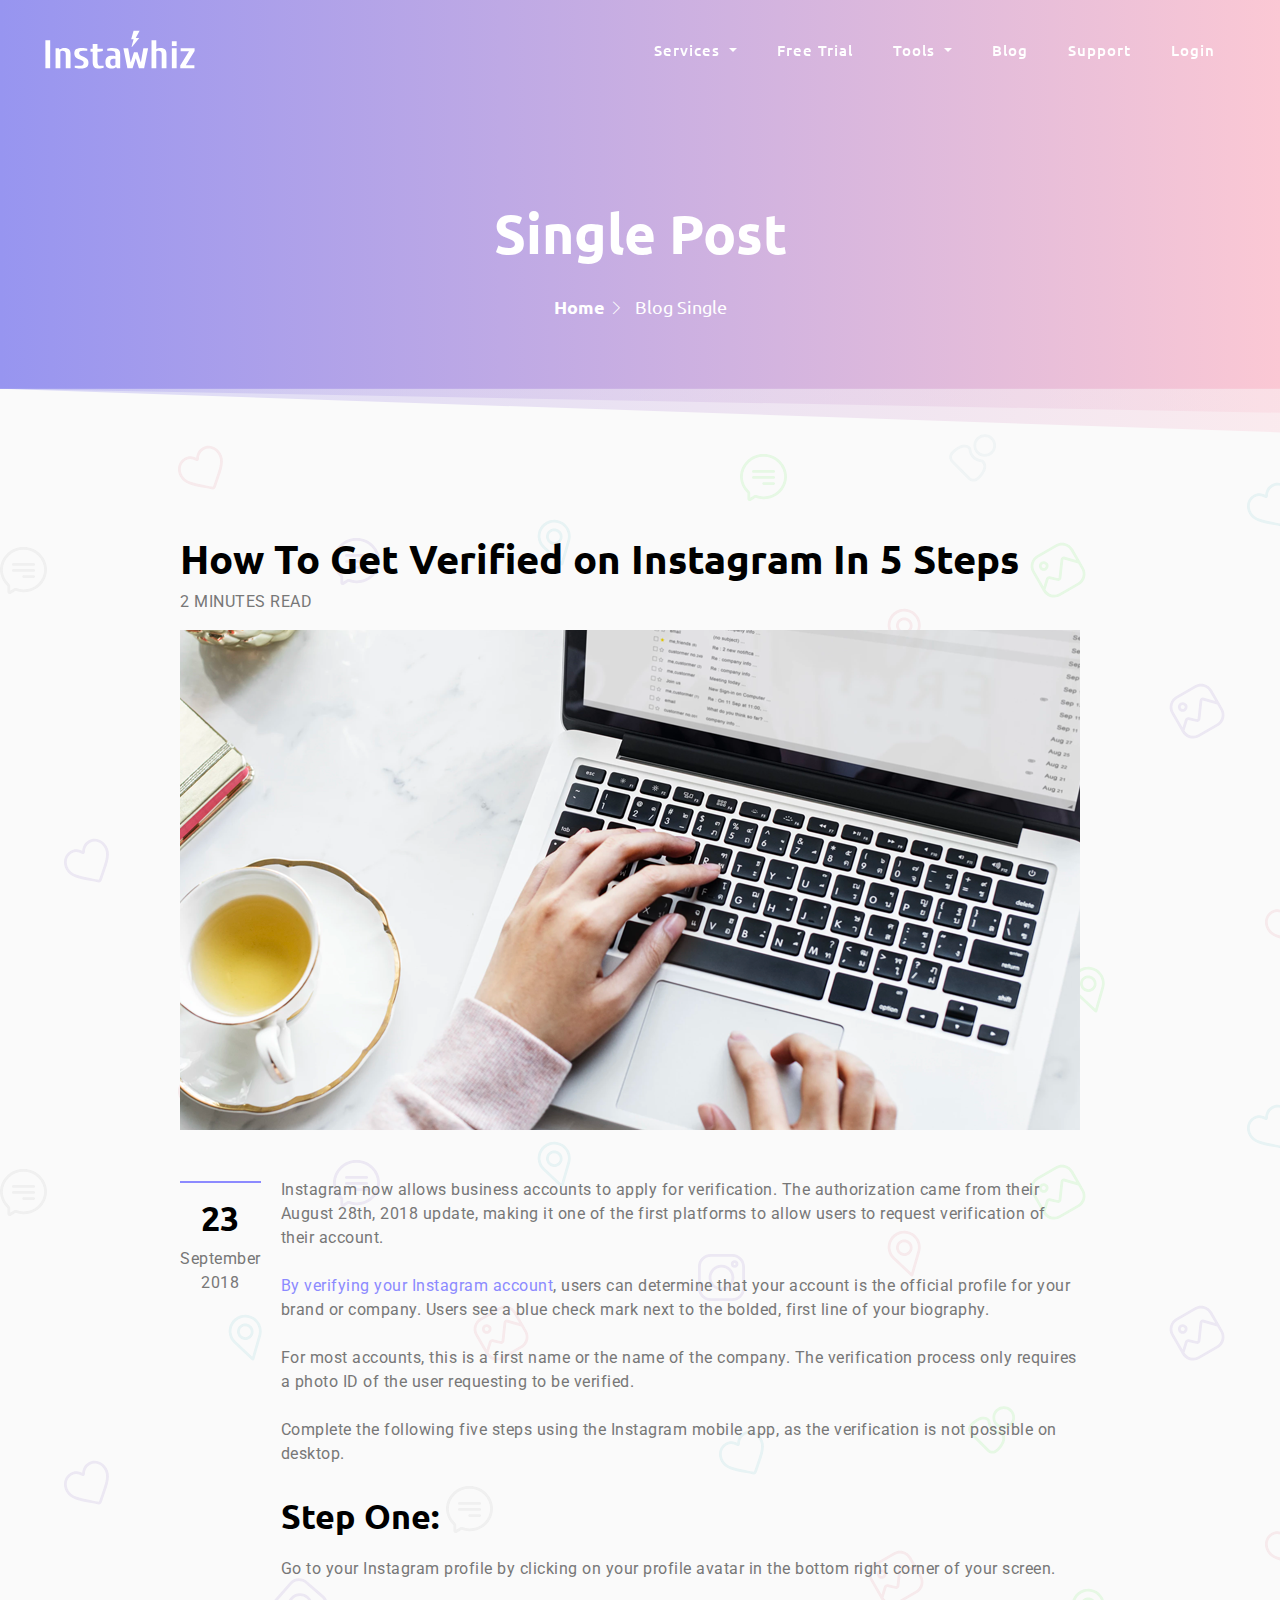
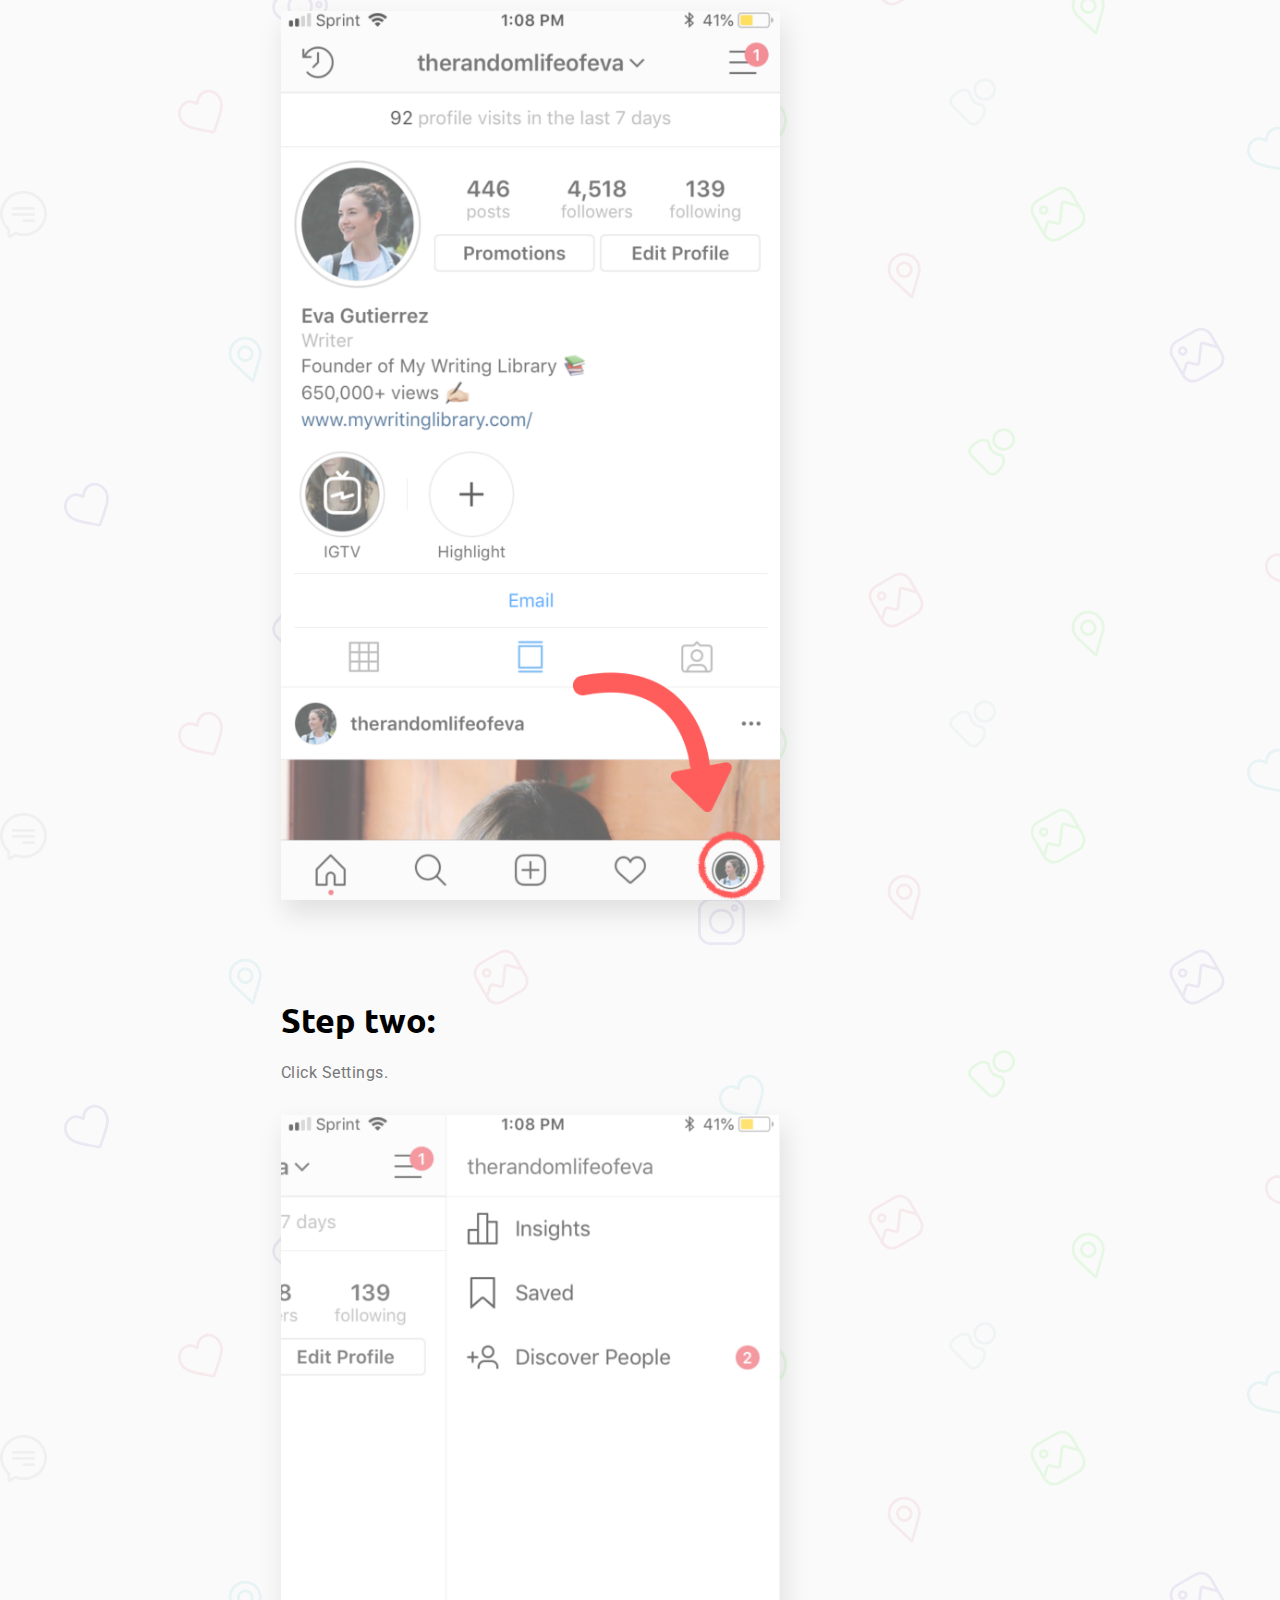
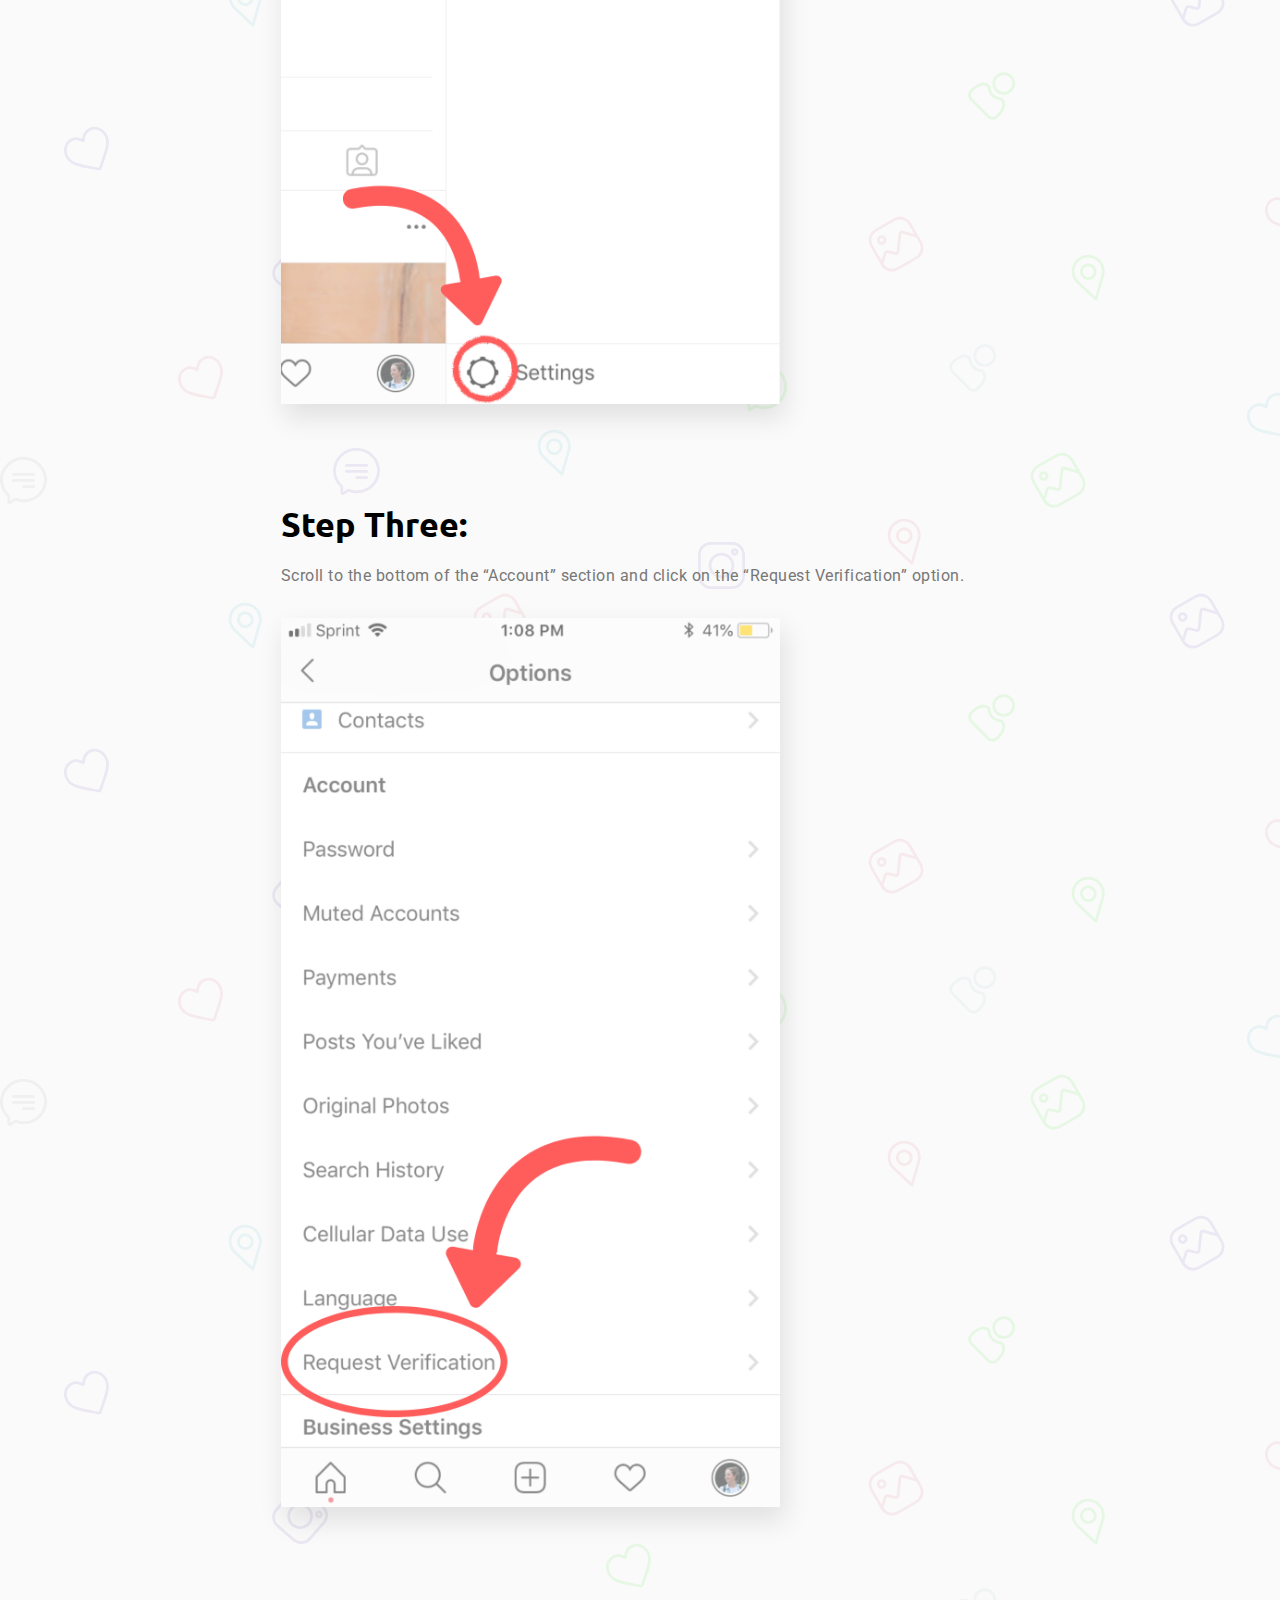
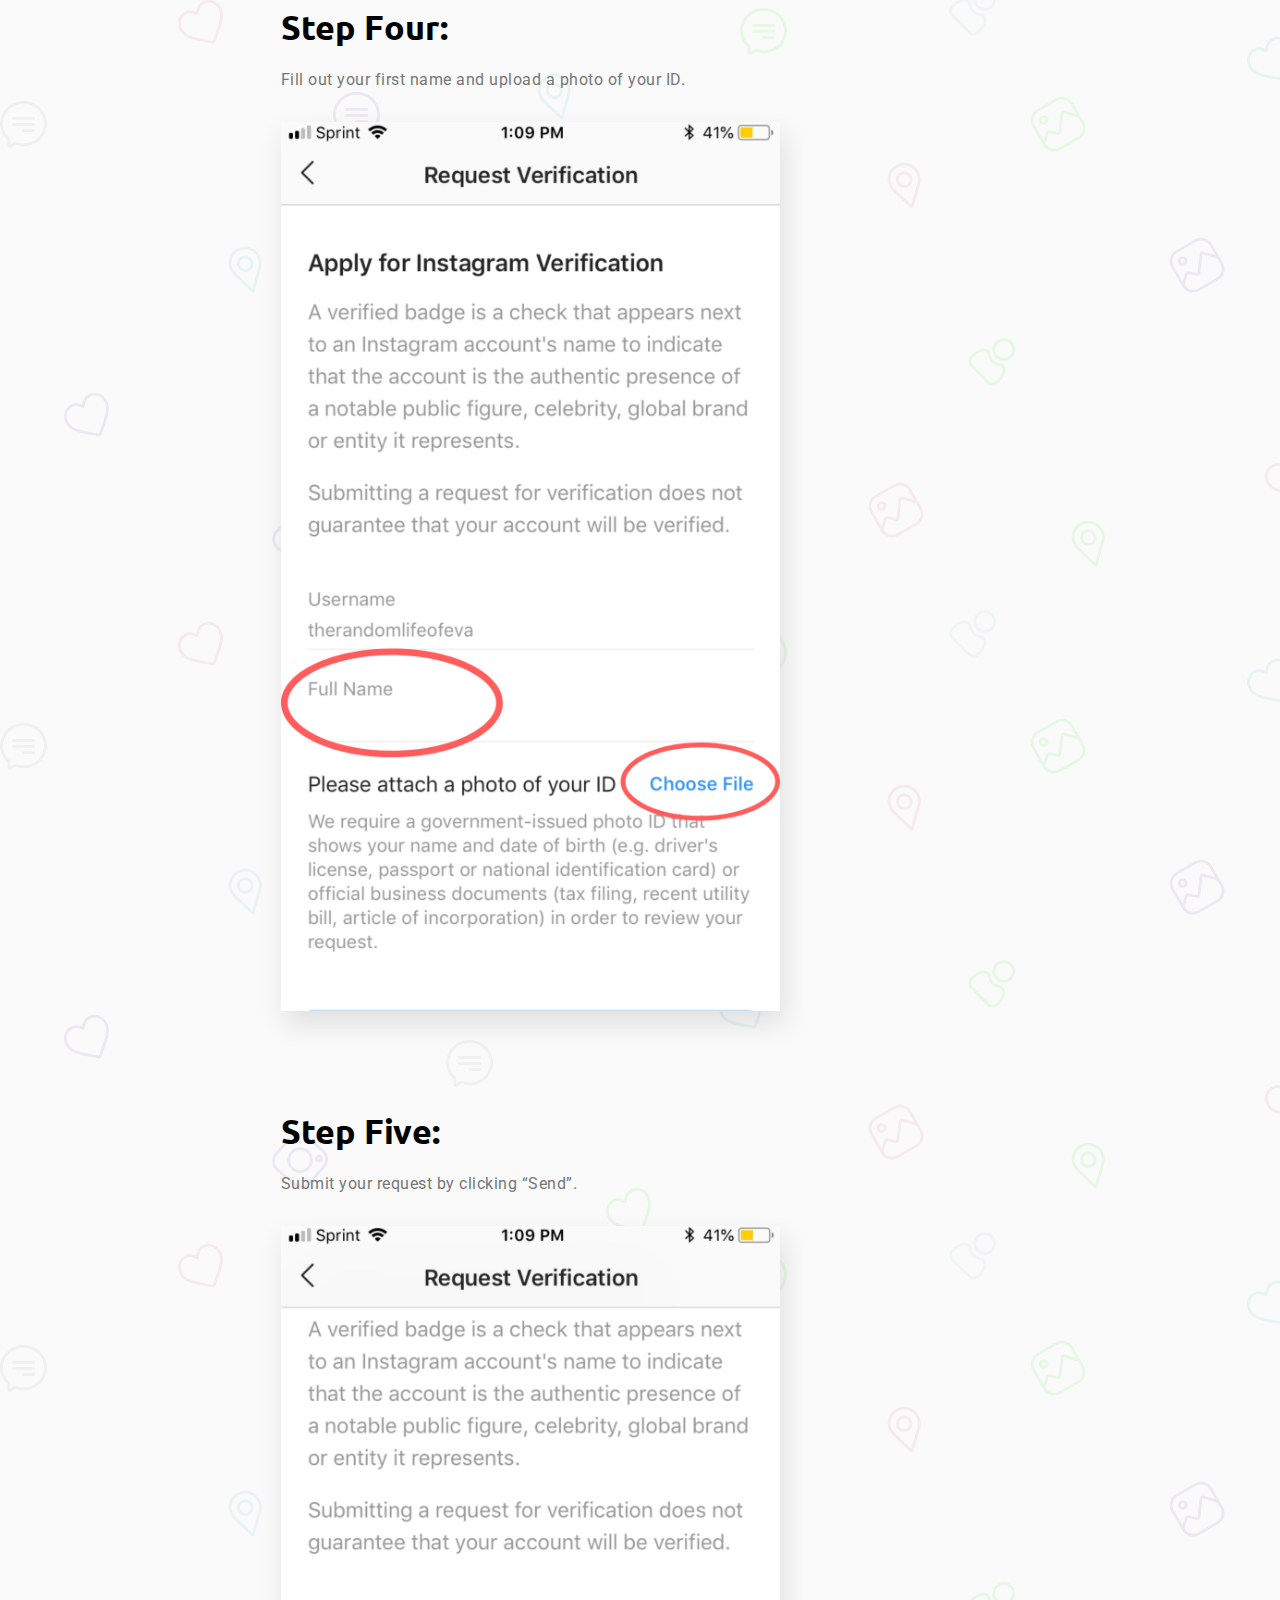
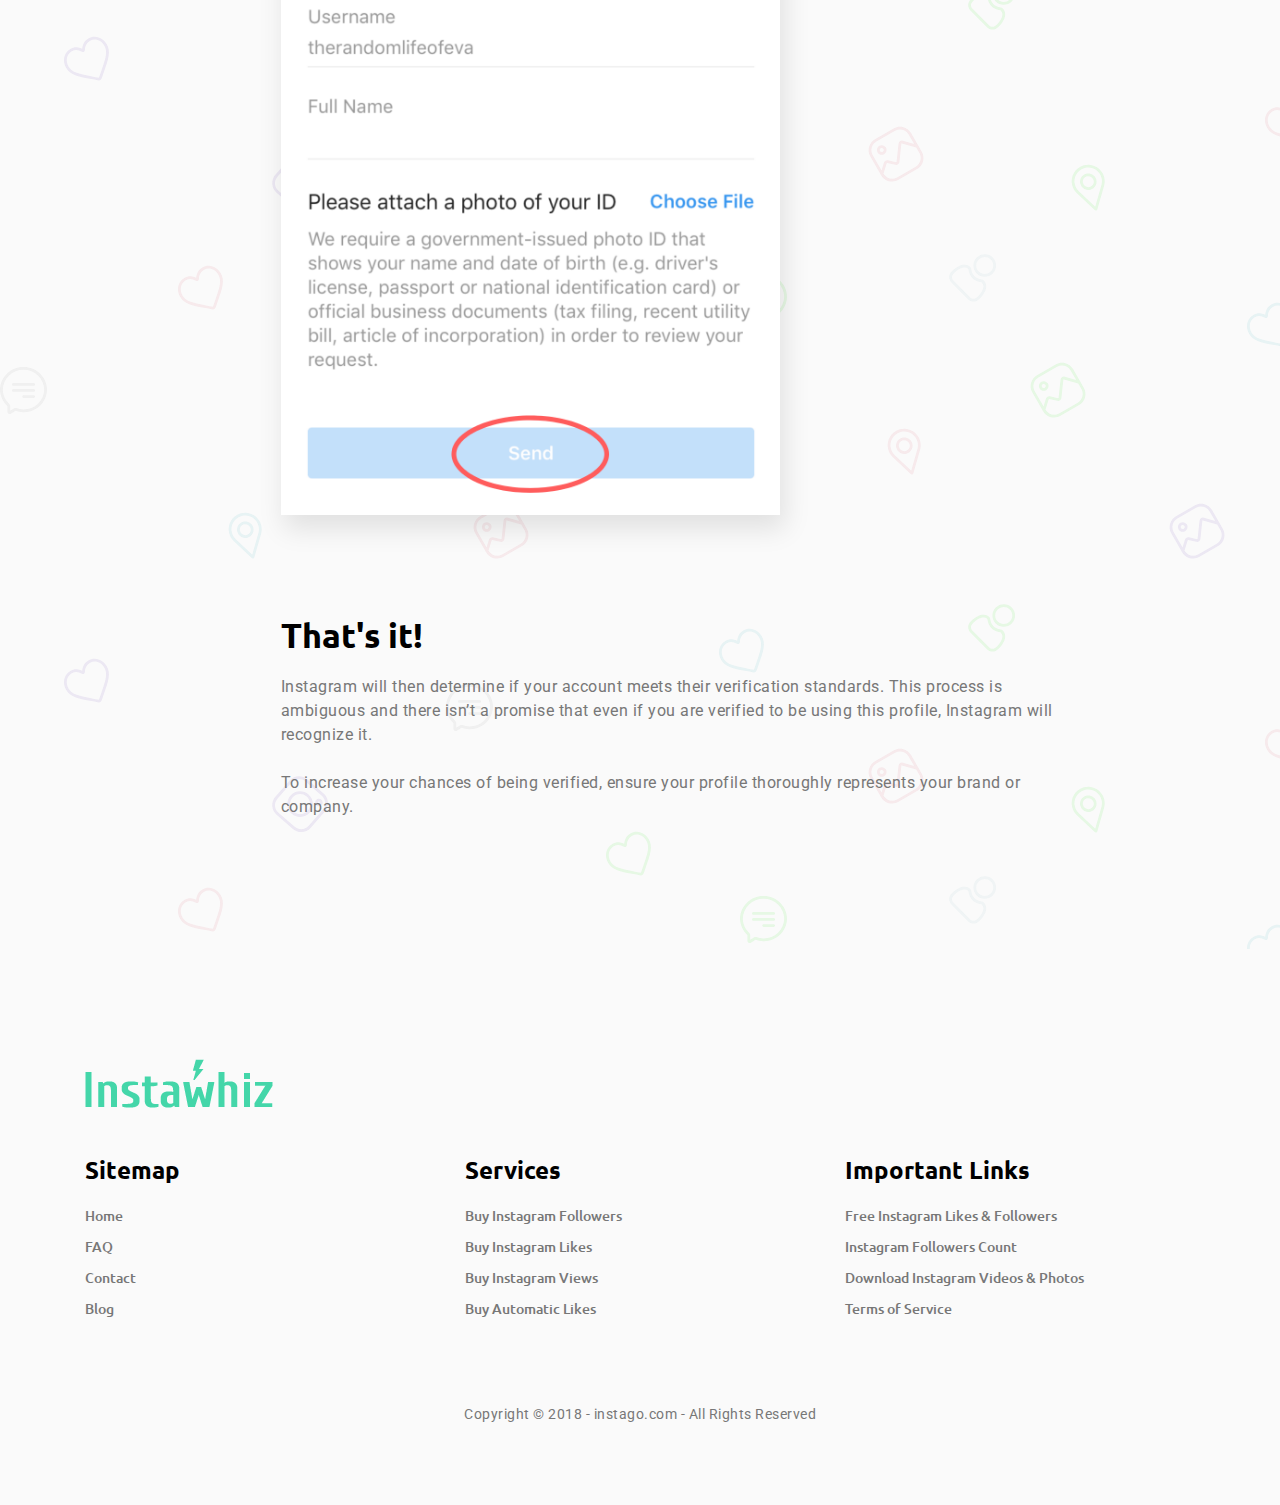
<file: blog-single.html>
<!DOCTYPE html>
<html lang="zxx">

<head>
  <meta charset="utf-8">
  <title>Instago</title>

  
  <!-- mobile responsive meta -->
  <meta name="viewport" content="width=device-width, initial-scale=1">
  <meta name="viewport" content="width=device-width, initial-scale=1, maximum-scale=1">
  
  <!-- Slick Carousel -->
  <link rel="stylesheet" href="plugins/slick/slick.css">
  <link rel="stylesheet" href="plugins/slick/slick-theme.css">
  <!-- Themify -->
  <link rel="stylesheet" href="plugins/themify-icons/themify-icons.css">
  <!-- Bootstrap -->
  <link rel="stylesheet" href="plugins/bootstrap/bootstrap.min.css">
  <!-- AOS -->
  <link rel="stylesheet" href="plugins/aos/aos.css">
  <!-- Odometer -->
  <link rel="stylesheet" href="plugins/odometer/odometer-theme-default.css">
  <!-- Stylesheets -->
  <link href="css/style.css" rel="stylesheet">
  
  <!--Favicon-->
  <link rel="shortcut icon" href="images/favicon.ico" type="image/x-icon">
  <link rel="icon" href="images/favicon.ico" type="image/x-icon">

</head>

<body>
  

<!-- Navbar Start -->
<nav class="main-nav navbar navbar-expand-lg fixed-top">
    <div class="container-fluid">
        <!-- Logo -->
        <a class="navbar-brand" href="index.html">
            <img src="images/logo.svg" alt="logo">
        </a>
        <!-- Toogle Button -->
        <button class="navbar-toggler" type="button" data-toggle="collapse" data-target="#mainNav">
            <span class="ti-menu">
            </span>
        </button>
        <div class="collapse navbar-collapse nav-list" id="mainNav">
            <!-- Navigation Links -->
            <ul class="navbar-nav ml-auto">
                <li class="nav-item dropdown">
                    <a class="nav-link dropdown-toggle" href="#" id="navbarDropdown" data-toggle="dropdown">
                        Services
                    </a>
                    <div class="dropdown-menu dropdown-menu-right">
                        <a class="dropdown-item" href="instagram-likes.html">Buy Instagram Likes</a>
                        <a class="dropdown-item" href="instagram-views.html">Buy Instagram Views</a>
                        <a class="dropdown-item" href="instagram-followers.html">Buy Instagram Followers</a>
                        <a class="dropdown-item" href="auto-likes.html">Automatic Likes</a>
                    </div>
                </li>
                <li class="nav-item">
                    <a class="nav-link" href="free-trial.html">Free Trial</a>
                </li>
                <li class="nav-item dropdown">
                    <a class="nav-link dropdown-toggle" href="#" id="navbarDropdown" data-toggle="dropdown">
                        Tools
                    </a>
                    <div class="dropdown-menu dropdown-menu-right">
                        <a class="dropdown-item" href="instagram-downloader.html">Download Instagram Videos & Photos</a>
                        <a class="dropdown-item" href="stats.html">Live Follower Count</a>
                    </div>
                </li>
                <li class="nav-item">
                    <a class="nav-link" href="blog.html">Blog</a>
                </li>
                <li class="nav-item">
                    <a class="nav-link" href="faq.html">Support</a>
                </li>
                <li class="nav-item">
                    <a class="nav-link" href="login.html">Login</a>
                </li>
            </ul>
        </div>
    </div>
</nav>
<!-- Navbar End -->

<section class="page__header">
    <div class="container">
        <div class="row">
            <div class="col-12 text-center">
                <h1 class="page__title">Single Post</h1>
                <ul class="list-inline page__breadcrumb">
                    <li class="list-inline-item">
                        <a href="index.html">Home <i class="ti-angle-right"></i></a>
                    </li>
                    <li class="list-inline-item">
                        Blog Single
                    </li>
                </ul>
            </div>
        </div>
    </div>
</section>

<section class="section blog-single" style="background-image: url('images/backgrounds/pattern-bg.svg');">
  <div class="container">
    <div class="row">
      <div class="col-lg-10 mx-auto">
        <h2>How To Get Verified on Instagram In 5 Steps</h2>
        <p>2 MINUTES READ</p>
      </div>
      <div class="col-lg-10 mx-auto">
        <img class="img-fluid mb-5" src="images/blog/blog-single.jpg" alt="post-thumbnail">
        <div class="d-flex">
          <div class="blog__date">
            <h3>23</h3>
            <p>September <br> 2018</p>
          </div>
          <div class="blog__content">
            <p>Instagram now allows business accounts to apply for verification. The authorization came from their
              August 28th, 2018 update, making it one of the first platforms to allow users to request verification of
              their account.
              <br><br>
              <a href="#">By verifying your Instagram account</a>, users can determine that your account is the
              official profile for your brand or company. Users see a blue check mark next to the bolded, first line of
              your biography.
              <br><br>
              For most accounts, this is a first name or the name of the company. The verification process only
              requires a photo ID of the user requesting to be verified.
              <br><br>
              Complete the following five steps using the Instagram mobile app, as the verification is not possible on
              desktop.
            </p>
            <h3>Step One:</h3>
            <p>Go to your Instagram profile by clicking on your profile avatar in the bottom right corner of your
              screen.</p>
            <img class="img-fluid mobile" src="images/blog/instagram-profile-icon.png" alt="step-image">

            <h3>Step two:</h3>
            <p>Click Settings.</p>
            <img class="img-fluid mobile" src="images/blog/settings-instagram.png" alt="step-image">

            <h3>Step Three:</h3>
            <p>Scroll to the bottom of the “Account” section and click on the “Request Verification” option.</p>
            <img class="img-fluid mobile" src="images/blog/request-verification-instagram.png" alt="step-image">

            <h3>Step Four:</h3>
            <p>Fill out your first name and upload a photo of your ID.</p>
            <img class="img-fluid mobile" src="images/blog/apply-for-instagram-verification.png" alt="step-image">

            <h3>Step Five:</h3>
            <p>Submit your request by clicking “Send”.</p>
            <img class="img-fluid mobile" src="images/blog/photo-id-instagram.png" alt="step-image">

            <h3>That's it!</h3>
            <p>Instagram will then determine if your account meets their verification standards. This process is
              ambiguous and there isn’t a promise that even if you are verified to be using this profile, Instagram
              will recognize it.
              <br><br>
              To increase your chances of being verified, ensure your profile thoroughly represents your brand or
              company.</p>
          </div>
        </div>
      </div>
    </div>
  </div>
</section>

<footer class="footer">
    <div class="container">
        <div class="row">
            <div class="col-12">
                <div class="footer-logo mb-5 text-center text-sm-left">
                    <img src="images/logo-alt.png" alt="footer-logo">
                </div>
            </div>
            <div class="col-md-4 col-sm-6 mb-5 mb-md-0 text-center text-sm-left">
                <div class="footer__block">
                    <h4 class="mb-3">Sitemap</h4>
                    <ul class="footer__links p-0 m-0">
                        <li><a href="index.html">Home</a></li>
                        <li><a href="faq.html">FAQ</a></li>
                        <li><a href="#">Contact</a></li>
                        <li><a href="blog.html">Blog</a></li>
                    </ul>
                </div>
            </div>
            <div class="col-md-4 col-sm-6 mb-5 mb-md-0 text-center text-sm-left">
                <div class="footer__block">
                    <h4 class="mb-3">Services</h4>
                    <ul class="footer__links p-0 m-0">
                        <li><a href="instagram-followers.html">Buy Instagram Followers</a></li>
                        <li><a href="instagram-likes.html">Buy Instagram Likes</a></li>
                        <li><a href="instagram-views.html">Buy Instagram Views</a></li>
                        <li><a href="auto-likes.html">Buy Automatic Likes</a></li>
                    </ul>
                </div>
            </div>
            <div class="col-md-4 col-sm-12 mb-5 mb-md-0 text-center text-sm-left">
                <div class="footer__block">
                    <h4 class="mb-3">Important Links</h4>
                    <ul class="footer__links p-0 m-0">
                        <li><a href="#">Free Instagram Likes & Followers</a></li>
                        <li><a href="#">Instagram Followers Count</a></li>
                        <li><a href="#">Download Instagram Videos & Photos</a></li>
                        <li><a href="#">Terms of Service</a></li>
                    </ul>
                </div>
            </div>
        </div>
        <div class="row">
            <div class="col-12 text-center">
                <div class="footer__copyright">
                    <p class="mb-0">Copyright © 2018 - instago.com - All Rights Reserved</p>
                </div>
            </div>
        </div>
    </div>
</footer>

<!-- jQuery -->
<script src="plugins/jQuery/jquery.min.js"></script>
<!-- Bootstrap JS -->
<script src="plugins/bootstrap/bootstrap.min.js"></script>
<!-- Slick Slider -->
<script src="plugins/slick/slick.min.js"></script>
<!-- Match Height -->
<script src="plugins/match-height/match-height.js"></script>
<!-- Smooth Scroll -->
<script src="plugins/smooth-scroll/smooth-scroll.js"></script>
<!-- AOS -->
<script src="plugins/aos/aos.js"></script>
<!-- Headroom Js -->
<script src="plugins/headroomjs/headroom.min.js"></script>
<!-- Parallax -->
<script src="plugins/parallax/parallax.min.js"></script>
<!-- Odometer -->
<script src="plugins/odometer/odometer.min.js"></script>
<!-- Main Script -->
<script src="js/script.js"></script>
</body>
</html>
</file>
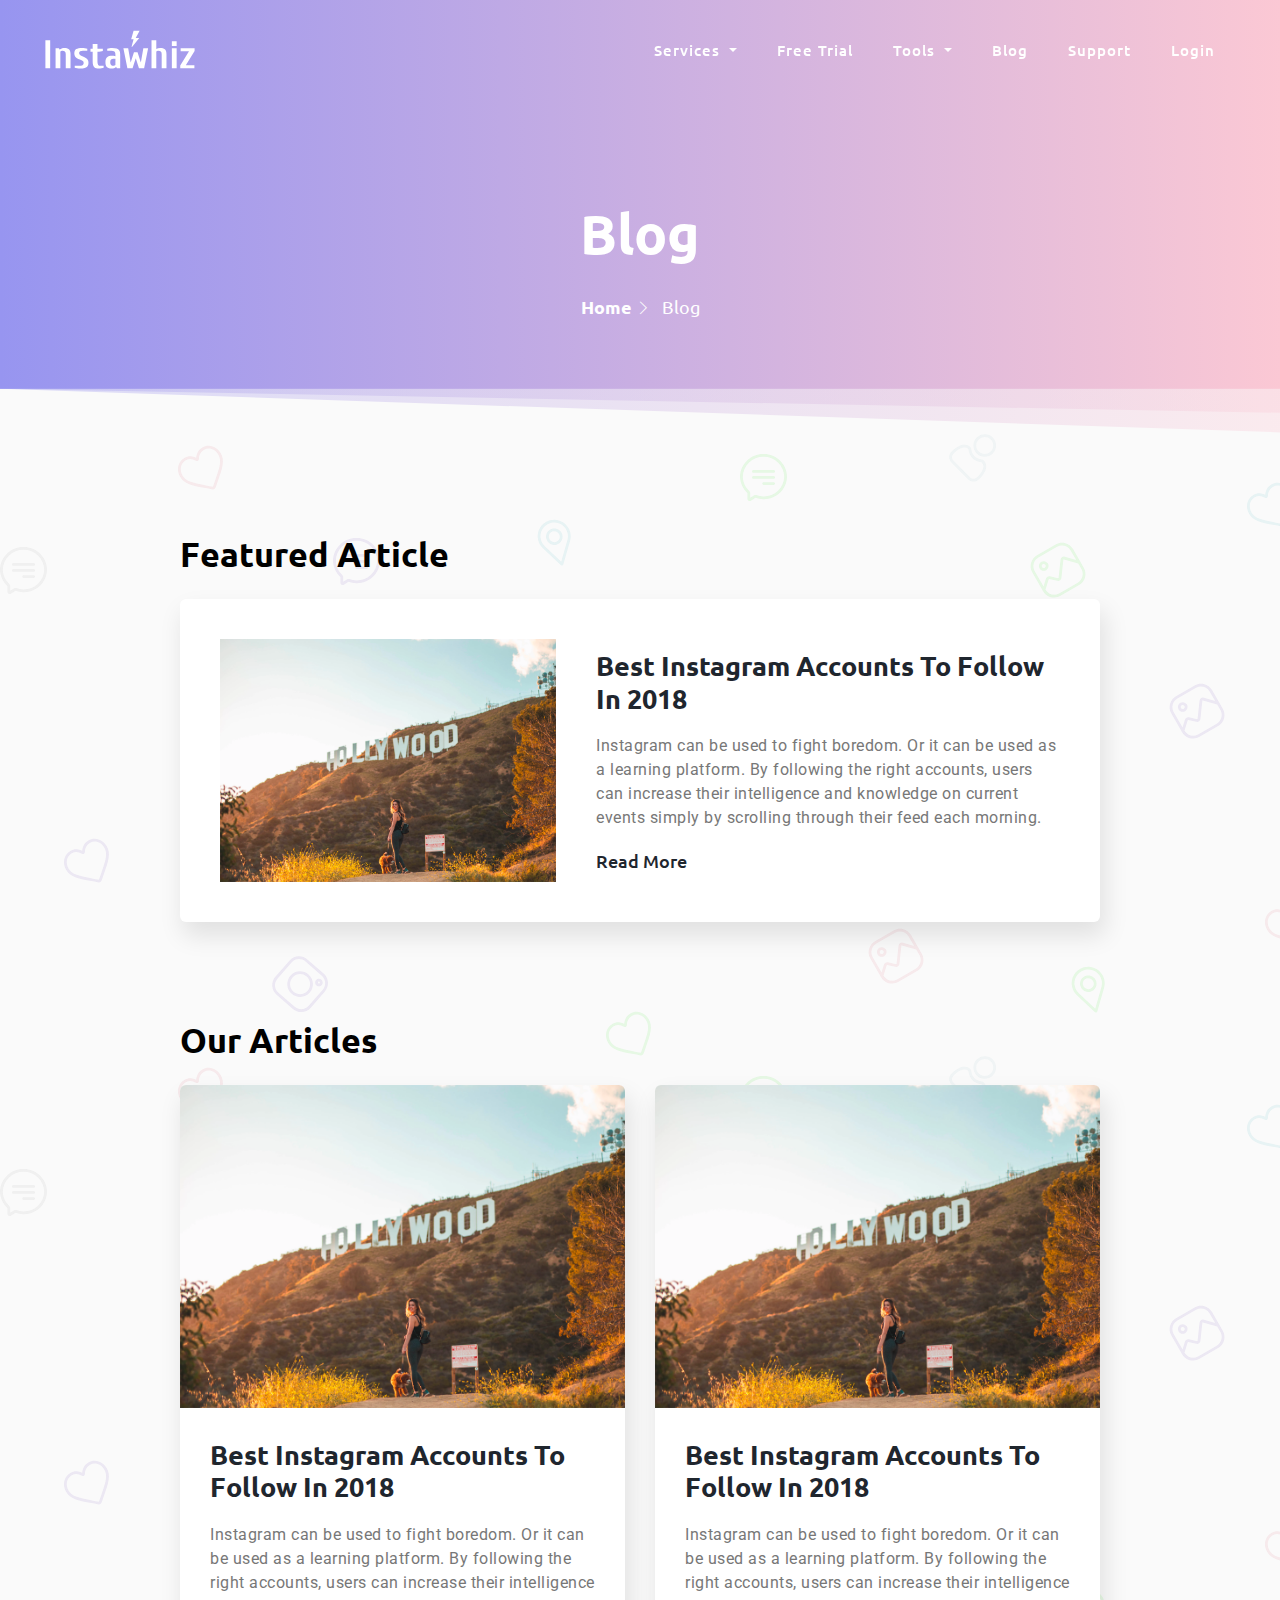
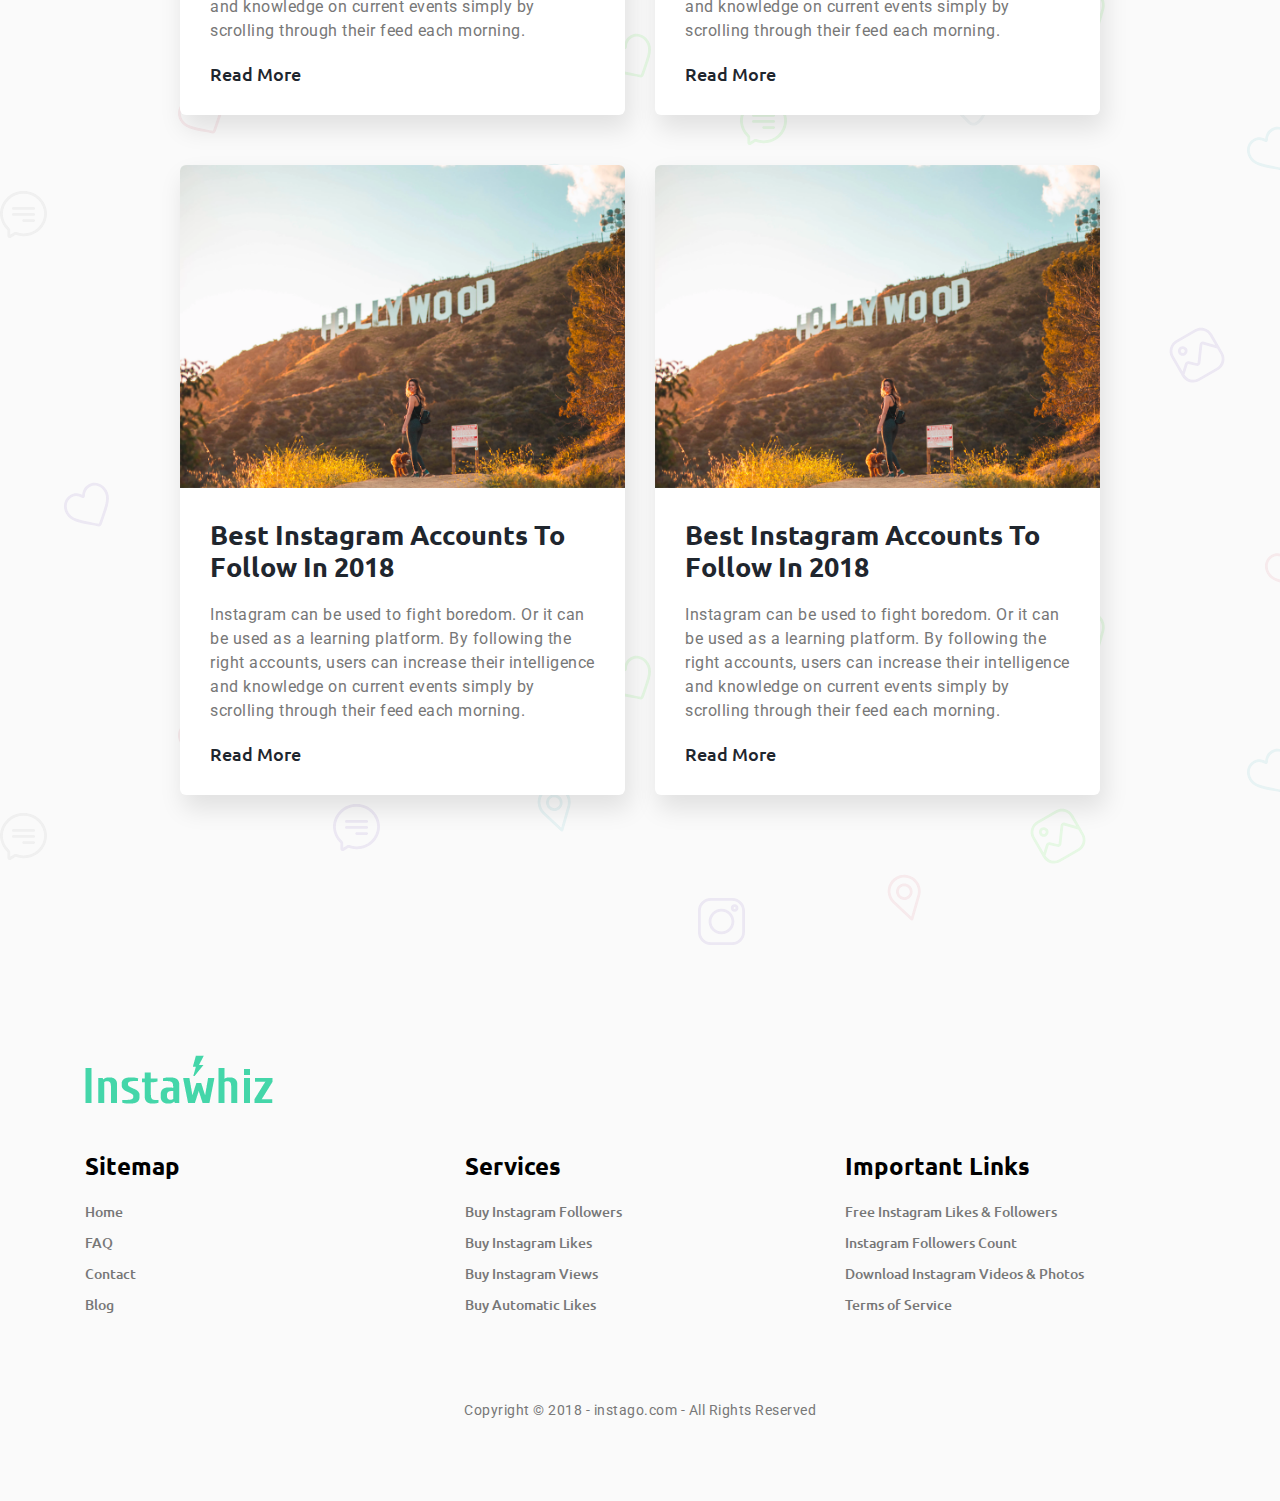
<file: blog.html>
<!DOCTYPE html>
<html lang="zxx">

<head>
  <meta charset="utf-8">
  <title>Instago</title>

  
  <!-- mobile responsive meta -->
  <meta name="viewport" content="width=device-width, initial-scale=1">
  <meta name="viewport" content="width=device-width, initial-scale=1, maximum-scale=1">
  
  <!-- Slick Carousel -->
  <link rel="stylesheet" href="plugins/slick/slick.css">
  <link rel="stylesheet" href="plugins/slick/slick-theme.css">
  <!-- Themify -->
  <link rel="stylesheet" href="plugins/themify-icons/themify-icons.css">
  <!-- Bootstrap -->
  <link rel="stylesheet" href="plugins/bootstrap/bootstrap.min.css">
  <!-- AOS -->
  <link rel="stylesheet" href="plugins/aos/aos.css">
  <!-- Odometer -->
  <link rel="stylesheet" href="plugins/odometer/odometer-theme-default.css">
  <!-- Stylesheets -->
  <link href="css/style.css" rel="stylesheet">
  
  <!--Favicon-->
  <link rel="shortcut icon" href="images/favicon.ico" type="image/x-icon">
  <link rel="icon" href="images/favicon.ico" type="image/x-icon">

</head>

<body>
  

<!-- Navbar Start -->
<nav class="main-nav navbar navbar-expand-lg fixed-top">
    <div class="container-fluid">
        <!-- Logo -->
        <a class="navbar-brand" href="index.html">
            <img src="images/logo.svg" alt="logo">
        </a>
        <!-- Toogle Button -->
        <button class="navbar-toggler" type="button" data-toggle="collapse" data-target="#mainNav">
            <span class="ti-menu">
            </span>
        </button>
        <div class="collapse navbar-collapse nav-list" id="mainNav">
            <!-- Navigation Links -->
            <ul class="navbar-nav ml-auto">
                <li class="nav-item dropdown">
                    <a class="nav-link dropdown-toggle" href="#" id="navbarDropdown" data-toggle="dropdown">
                        Services
                    </a>
                    <div class="dropdown-menu dropdown-menu-right">
                        <a class="dropdown-item" href="instagram-likes.html">Buy Instagram Likes</a>
                        <a class="dropdown-item" href="instagram-views.html">Buy Instagram Views</a>
                        <a class="dropdown-item" href="instagram-followers.html">Buy Instagram Followers</a>
                        <a class="dropdown-item" href="auto-likes.html">Automatic Likes</a>
                    </div>
                </li>
                <li class="nav-item">
                    <a class="nav-link" href="free-trial.html">Free Trial</a>
                </li>
                <li class="nav-item dropdown">
                    <a class="nav-link dropdown-toggle" href="#" id="navbarDropdown" data-toggle="dropdown">
                        Tools
                    </a>
                    <div class="dropdown-menu dropdown-menu-right">
                        <a class="dropdown-item" href="instagram-downloader.html">Download Instagram Videos & Photos</a>
                        <a class="dropdown-item" href="stats.html">Live Follower Count</a>
                    </div>
                </li>
                <li class="nav-item">
                    <a class="nav-link" href="blog.html">Blog</a>
                </li>
                <li class="nav-item">
                    <a class="nav-link" href="faq.html">Support</a>
                </li>
                <li class="nav-item">
                    <a class="nav-link" href="login.html">Login</a>
                </li>
            </ul>
        </div>
    </div>
</nav>
<!-- Navbar End -->

<section class="page__header">
    <div class="container">
        <div class="row">
            <div class="col-12 text-center">
                <h1 class="page__title">Blog</h1>
                <ul class="list-inline page__breadcrumb">
                    <li class="list-inline-item">
                        <a href="index.html">Home <i class="ti-angle-right"></i></a>
                    </li>
                    <li class="list-inline-item">
                        Blog
                    </li>
                </ul>
            </div>
        </div>
    </div>
</section>

<section class="section blog" style="background-image: url('images/backgrounds/pattern-bg.svg');">
    <div class="container">
        <div class="row justify-content-center">
            <div class="col-10">
                <h3 class="mb-4">Featured Article</h3>
            </div>
            <div class="col-10 mb-5">
                <article class="blog__post featured">
                    <div class="post-thumb">
                        <img src="images/blog/post-thumb.jpg" class="w-100" alt="post-thumb">
                    </div>
                    <div class="post-content">
                        <h4 class="post-title">
                            <a href="blog-single.html">
                                Best Instagram Accounts To Follow In 2018
                            </a>
                        </h4>
                        <p class="post-excerpt">
                            Instagram can be used to fight boredom. Or it can be used as a learning platform. By following the
                            right accounts,
                            users can increase their intelligence and knowledge on current events simply by scrolling through
                            their feed each
                            morning.
                        </p>
                        <a href="blog-single.html">Read More</a>
                    </div>
                </article>
            </div>
            <div class="col-10">
                <h3 class="mb-4">Our Articles</h3>
            </div>
            <div class="col-md-5">
                <article class="blog__post">
                    <div class="post-thumb">
                        <img src="images/blog/post-thumb.jpg" class="w-100" alt="post-thumb">
                    </div>
                    <div class="post-content">
                        <h4 class="post-title">
                            <a href="blog-single.html">
                                Best Instagram Accounts To Follow In 2018
                            </a>
                        </h4>
                        <p class="post-excerpt">
                            Instagram can be used to fight boredom. Or it can be used as a learning platform. By following the
                            right accounts,
                            users can increase their intelligence and knowledge on current events simply by scrolling through
                            their feed each
                            morning.
                        </p>
                        <a href="blog-single.html">Read More</a>
                    </div>
                </article>
            </div>
            <div class="col-md-5">
                <article class="blog__post">
                    <div class="post-thumb">
                        <img src="images/blog/post-thumb.jpg" class="w-100" alt="post-thumb">
                    </div>
                    <div class="post-content">
                        <h4 class="post-title">
                            <a href="blog-single.html">
                                Best Instagram Accounts To Follow In 2018
                            </a>
                        </h4>
                        <p class="post-excerpt">
                            Instagram can be used to fight boredom. Or it can be used as a learning platform. By following the
                            right accounts,
                            users can increase their intelligence and knowledge on current events simply by scrolling through
                            their feed each
                            morning.
                        </p>
                        <a href="blog-single.html">Read More</a>
                    </div>
                </article>
            </div>
            <div class="col-md-5">
                <article class="blog__post">
                    <div class="post-thumb">
                        <img src="images/blog/post-thumb.jpg" class="w-100" alt="post-thumb">
                    </div>
                    <div class="post-content">
                        <h4 class="post-title">
                            <a href="blog-single.html">
                                Best Instagram Accounts To Follow In 2018
                            </a>
                        </h4>
                        <p class="post-excerpt">
                            Instagram can be used to fight boredom. Or it can be used as a learning platform. By following the
                            right accounts,
                            users can increase their intelligence and knowledge on current events simply by scrolling through
                            their
                            feed each
                            morning.
                        </p>
                        <a href="blog-single.html">Read More</a>
                    </div>
                </article>
            </div>
            <div class="col-md-5">
                <article class="blog__post">
                    <div class="post-thumb">
                        <img src="images/blog/post-thumb.jpg" class="w-100" alt="post-thumb">
                    </div>
                    <div class="post-content">
                        <h4 class="post-title">
                            <a href="blog-single.html">
                                Best Instagram Accounts To Follow In 2018
                            </a>
                        </h4>
                        <p class="post-excerpt">
                            Instagram can be used to fight boredom. Or it can be used as a learning platform. By following the
                            right accounts,
                            users can increase their intelligence and knowledge on current events simply by scrolling through
                            their
                            feed each
                            morning.
                        </p>
                        <a href="blog-single.html">Read More</a>
                    </div>
                </article>
            </div>
        </div>
    </div>
</section>

<footer class="footer">
    <div class="container">
        <div class="row">
            <div class="col-12">
                <div class="footer-logo mb-5 text-center text-sm-left">
                    <img src="images/logo-alt.png" alt="footer-logo">
                </div>
            </div>
            <div class="col-md-4 col-sm-6 mb-5 mb-md-0 text-center text-sm-left">
                <div class="footer__block">
                    <h4 class="mb-3">Sitemap</h4>
                    <ul class="footer__links p-0 m-0">
                        <li><a href="index.html">Home</a></li>
                        <li><a href="faq.html">FAQ</a></li>
                        <li><a href="#">Contact</a></li>
                        <li><a href="blog.html">Blog</a></li>
                    </ul>
                </div>
            </div>
            <div class="col-md-4 col-sm-6 mb-5 mb-md-0 text-center text-sm-left">
                <div class="footer__block">
                    <h4 class="mb-3">Services</h4>
                    <ul class="footer__links p-0 m-0">
                        <li><a href="instagram-followers.html">Buy Instagram Followers</a></li>
                        <li><a href="instagram-likes.html">Buy Instagram Likes</a></li>
                        <li><a href="instagram-views.html">Buy Instagram Views</a></li>
                        <li><a href="auto-likes.html">Buy Automatic Likes</a></li>
                    </ul>
                </div>
            </div>
            <div class="col-md-4 col-sm-12 mb-5 mb-md-0 text-center text-sm-left">
                <div class="footer__block">
                    <h4 class="mb-3">Important Links</h4>
                    <ul class="footer__links p-0 m-0">
                        <li><a href="#">Free Instagram Likes & Followers</a></li>
                        <li><a href="#">Instagram Followers Count</a></li>
                        <li><a href="#">Download Instagram Videos & Photos</a></li>
                        <li><a href="#">Terms of Service</a></li>
                    </ul>
                </div>
            </div>
        </div>
        <div class="row">
            <div class="col-12 text-center">
                <div class="footer__copyright">
                    <p class="mb-0">Copyright © 2018 - instago.com - All Rights Reserved</p>
                </div>
            </div>
        </div>
    </div>
</footer>

<!-- jQuery -->
<script src="plugins/jQuery/jquery.min.js"></script>
<!-- Bootstrap JS -->
<script src="plugins/bootstrap/bootstrap.min.js"></script>
<!-- Slick Slider -->
<script src="plugins/slick/slick.min.js"></script>
<!-- Match Height -->
<script src="plugins/match-height/match-height.js"></script>
<!-- Smooth Scroll -->
<script src="plugins/smooth-scroll/smooth-scroll.js"></script>
<!-- AOS -->
<script src="plugins/aos/aos.js"></script>
<!-- Headroom Js -->
<script src="plugins/headroomjs/headroom.min.js"></script>
<!-- Parallax -->
<script src="plugins/parallax/parallax.min.js"></script>
<!-- Odometer -->
<script src="plugins/odometer/odometer.min.js"></script>
<!-- Main Script -->
<script src="js/script.js"></script>
</body>
</html>
</file>
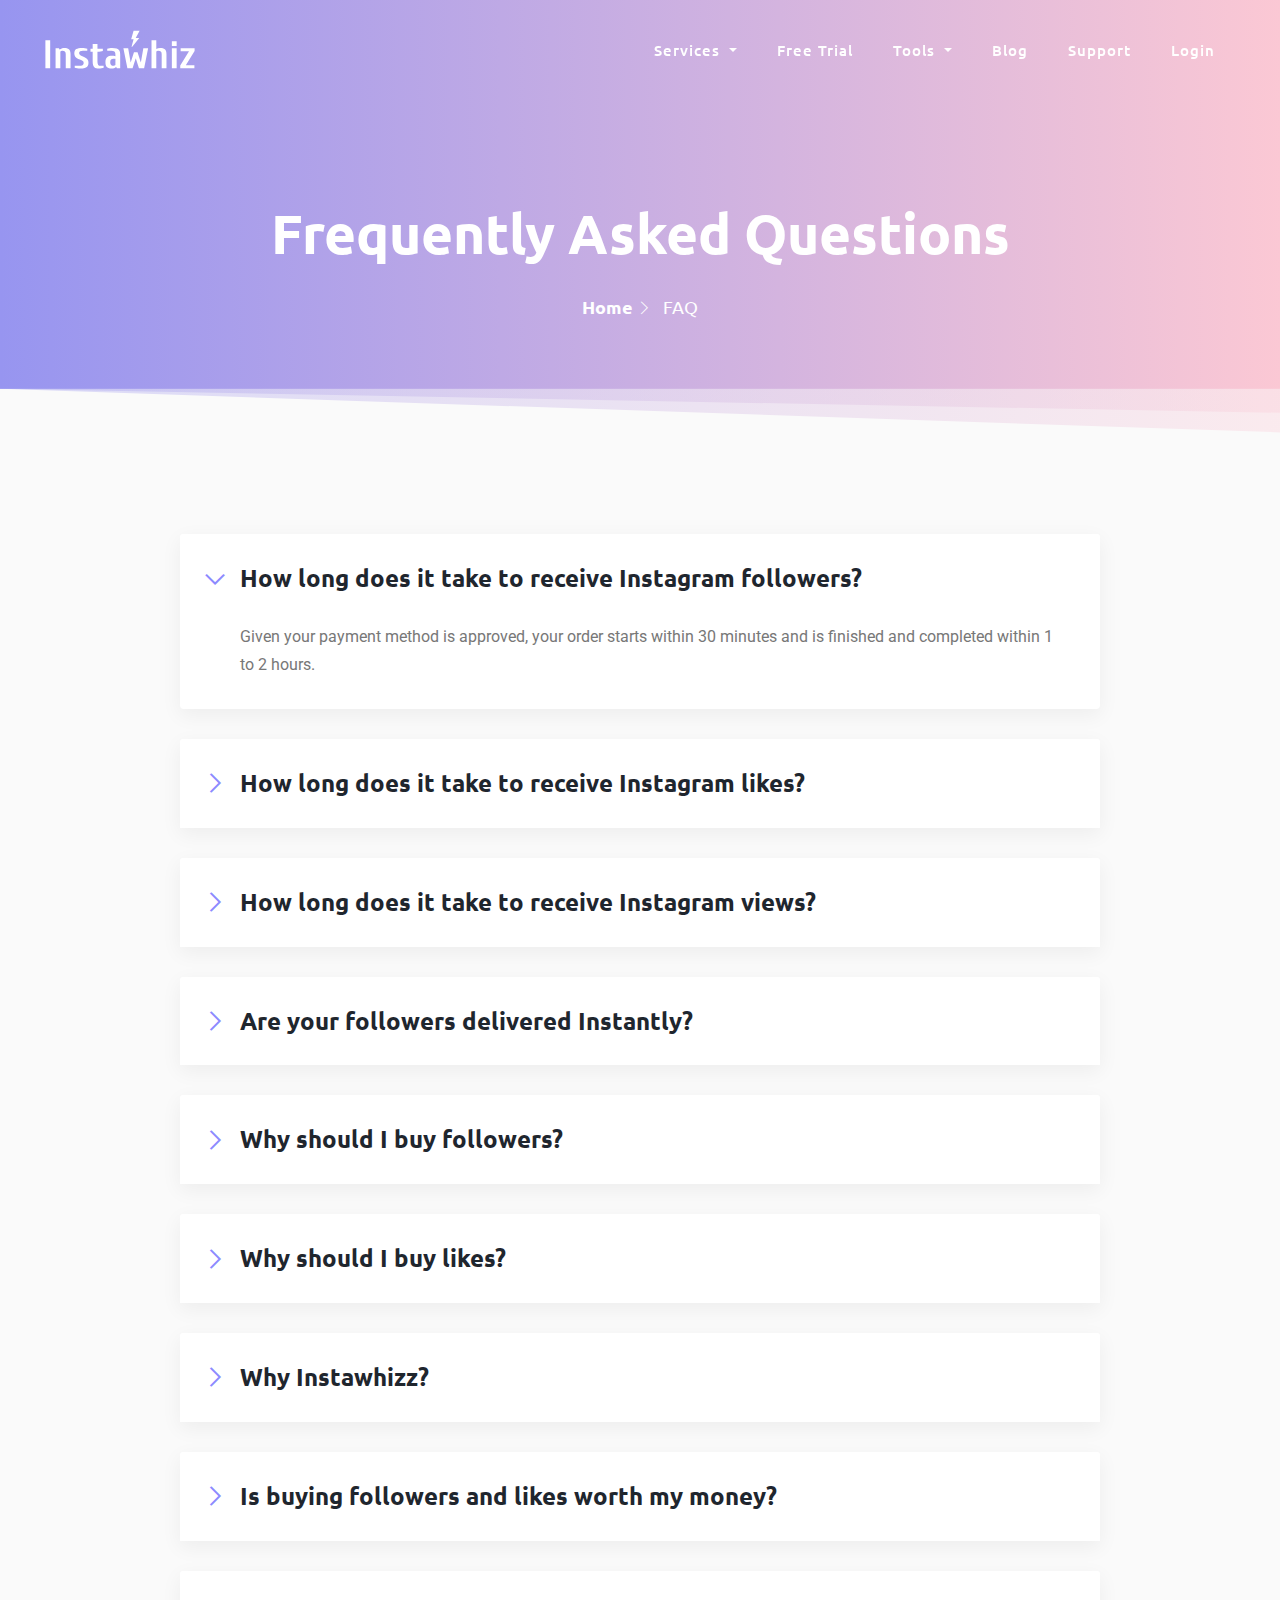
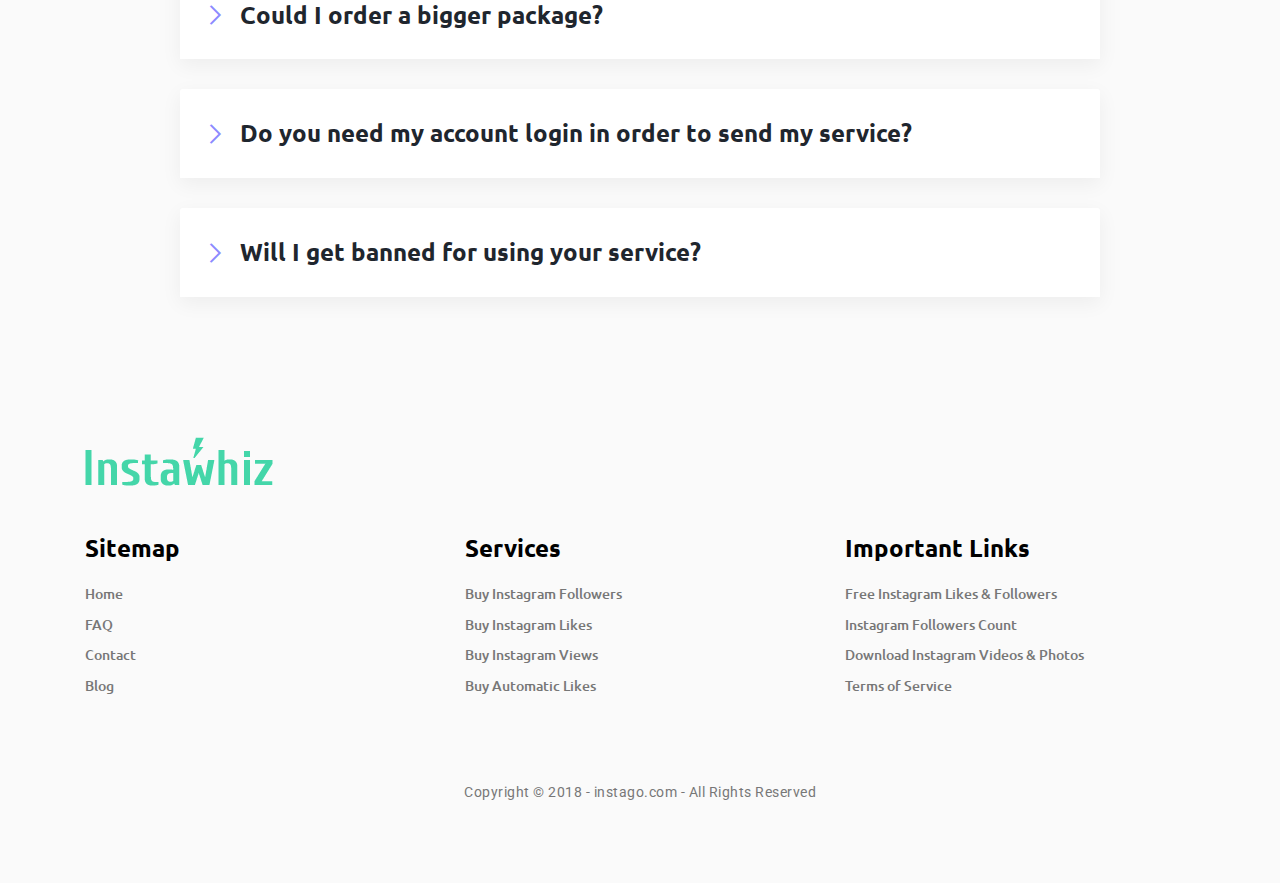
<file: faq.html>
<!DOCTYPE html>
<html lang="zxx">

<head>
  <meta charset="utf-8">
  <title>Instago</title>

  
  <!-- mobile responsive meta -->
  <meta name="viewport" content="width=device-width, initial-scale=1">
  <meta name="viewport" content="width=device-width, initial-scale=1, maximum-scale=1">
  
  <!-- Slick Carousel -->
  <link rel="stylesheet" href="plugins/slick/slick.css">
  <link rel="stylesheet" href="plugins/slick/slick-theme.css">
  <!-- Themify -->
  <link rel="stylesheet" href="plugins/themify-icons/themify-icons.css">
  <!-- Bootstrap -->
  <link rel="stylesheet" href="plugins/bootstrap/bootstrap.min.css">
  <!-- AOS -->
  <link rel="stylesheet" href="plugins/aos/aos.css">
  <!-- Odometer -->
  <link rel="stylesheet" href="plugins/odometer/odometer-theme-default.css">
  <!-- Stylesheets -->
  <link href="css/style.css" rel="stylesheet">
  
  <!--Favicon-->
  <link rel="shortcut icon" href="images/favicon.ico" type="image/x-icon">
  <link rel="icon" href="images/favicon.ico" type="image/x-icon">

</head>

<body>
  

<!-- Navbar Start -->
<nav class="main-nav navbar navbar-expand-lg fixed-top">
    <div class="container-fluid">
        <!-- Logo -->
        <a class="navbar-brand" href="index.html">
            <img src="images/logo.svg" alt="logo">
        </a>
        <!-- Toogle Button -->
        <button class="navbar-toggler" type="button" data-toggle="collapse" data-target="#mainNav">
            <span class="ti-menu">
            </span>
        </button>
        <div class="collapse navbar-collapse nav-list" id="mainNav">
            <!-- Navigation Links -->
            <ul class="navbar-nav ml-auto">
                <li class="nav-item dropdown">
                    <a class="nav-link dropdown-toggle" href="#" id="navbarDropdown" data-toggle="dropdown">
                        Services
                    </a>
                    <div class="dropdown-menu dropdown-menu-right">
                        <a class="dropdown-item" href="instagram-likes.html">Buy Instagram Likes</a>
                        <a class="dropdown-item" href="instagram-views.html">Buy Instagram Views</a>
                        <a class="dropdown-item" href="instagram-followers.html">Buy Instagram Followers</a>
                        <a class="dropdown-item" href="auto-likes.html">Automatic Likes</a>
                    </div>
                </li>
                <li class="nav-item">
                    <a class="nav-link" href="free-trial.html">Free Trial</a>
                </li>
                <li class="nav-item dropdown">
                    <a class="nav-link dropdown-toggle" href="#" id="navbarDropdown" data-toggle="dropdown">
                        Tools
                    </a>
                    <div class="dropdown-menu dropdown-menu-right">
                        <a class="dropdown-item" href="instagram-downloader.html">Download Instagram Videos & Photos</a>
                        <a class="dropdown-item" href="stats.html">Live Follower Count</a>
                    </div>
                </li>
                <li class="nav-item">
                    <a class="nav-link" href="blog.html">Blog</a>
                </li>
                <li class="nav-item">
                    <a class="nav-link" href="faq.html">Support</a>
                </li>
                <li class="nav-item">
                    <a class="nav-link" href="login.html">Login</a>
                </li>
            </ul>
        </div>
    </div>
</nav>
<!-- Navbar End -->

<section class="page__header">
    <div class="container">
        <div class="row">
            <div class="col-12 text-center">
                <h1 class="page__title">Frequently Asked Questions</h1>
                <ul class="list-inline page__breadcrumb">
                    <li class="list-inline-item">
                        <a href="index.html">Home <i class="ti-angle-right"></i></a>
                    </li>
                    <li class="list-inline-item">
                        FAQ
                    </li>
                </ul>
            </div>
        </div>
    </div>
</section>

<section class="section faq pb-0">
    <div class="container">
        <div class="row">
            <div class="col-lg-10 mx-auto">
                <div class="faq__accordion" id="accordionExample">
                    <div class="card">
                        <div class="card-header" id="headingOne">
                            <h5 class="mb-0" data-toggle="collapse" data-target="#collapseOne">
                                How long does it take to receive Instagram followers?
                            </h5>
                        </div>
                        <div id="collapseOne" class="collapse show" data-parent="#accordionExample">
                            <div class="card-body">
                                Given your payment method is approved, your order starts within 30 minutes and is finished and completed within 1 to 2
                                hours.
                            </div>
                        </div>
                    </div>
                    <div class="card">
                        <div class="card-header" id="headingTwo">
                            <h5 class="mb-0 collapsed" data-toggle="collapse" data-target="#collapseTwo">
                                How long does it take to receive Instagram likes?
                            </h5>
                        </div>
                        <div id="collapseTwo" class="collapse" data-parent="#accordionExample">
                            <div class="card-body">
                                If your payment is approved and completed, your photos or videos are sent off to start receiving likes through our
                                network of real Instagram users instantly.
                            </div>
                        </div>
                    </div>
                    <div class="card">
                        <div class="card-header" id="headingThree">
                            <h5 class="mb-0 collapsed" data-toggle="collapse" data-target="#collapseThree">
                                How long does it take to receive Instagram views?
                            </h5>
                        </div>
                        <div id="collapseThree" class="collapse" data-parent="#accordionExample">
                            <div class="card-body">
                                When your payment is approved, your video(s) will start receiving views immediately after payment.
                            </div>
                        </div>
                    </div>
                    <div class="card">
                        <div class="card-header" id="headingFour">
                            <h5 class="mb-0 collapsed" data-toggle="collapse" data-target="#collapseFour">
                                Are your followers delivered Instantly?
                            </h5>
                        </div>
                        <div id="collapseFour" class="collapse" data-parent="#accordionExample">
                            <div class="card-body">
                                As soon as your payment is received, our promotions team get to work on boosting your page, and your followers are
                                generally sent out in a matter of 5-10 minutes, and they will all follow quickly and naturally, all you have to do is
                                make sure your page is public and you’ve ordered the followers, and in minutes you're well on your way to social media
                                stardom.
                            </div>
                        </div>
                    </div>
                    <div class="card">
                        <div class="card-header" id="headingFive">
                            <h5 class="mb-0 collapsed" data-toggle="collapse" data-target="#collapseFive">
                                Why should I buy followers?
                            </h5>
                        </div>
                        <div id="collapseFive" class="collapse" data-parent="#accordionExample">
                            <div class="card-body">
                                If you thought that a simple Instagram account and pictures posted regularly can get you popularity and exposure, you
                                were wrong. For your picture to be noticed, you would need a good amount of followers. For a newbie in Instagram, it is
                                particularly difficult to get followers. So save yourself the trouble and get quality followers from us. You can
                                increase your follower count in minutes with our service.
                            </div>
                        </div>
                    </div>
                    <div class="card">
                        <div class="card-header" id="headingSix">
                            <h5 class="mb-0 collapsed" data-toggle="collapse" data-target="#collapseSix">
                                Why should I buy likes?
                            </h5>
                        </div>
                        <div id="collapseSix" class="collapse" data-parent="#accordionExample">
                            <div class="card-body">
                                Popularity is accounted by on Instagram by the amount of likes you have for your picture. So, if you want exposure on
                                this social media platform, likes are your friend. However, like followers, getting likes can also prove to be a time
                                consuming task. So, get instant likes from us, and become popular in a short period of time on Instagram.
                            </div>
                        </div>
                    </div>
                    <div class="card">
                        <div class="card-header" id="headingSeven">
                            <h5 class="mb-0 collapsed" data-toggle="collapse" data-target="#collapseSeven">
                                Why Instawhizz?
                            </h5>
                        </div>
                        <div id="collapseSeven" class="collapse" data-parent="#accordionExample">
                            <div class="card-body">
                                We, at Instawhizz, take customer satisfaction very seriously. So, with our 24 hour support, timely delivery of high
                                quality products and careful planning of induction of services in your Instagram account, everything will be done in a
                                seamless manner. What more, if you need custom packages, we would be highly obligated to create one just for you, in
                                accordance to your specifications. All you have to do is head over to our Contact Us page.
                            </div>
                        </div>
                    </div>
                    <div class="card">
                        <div class="card-header" id="headingEight">
                            <h5 class="mb-0 collapsed" data-toggle="collapse" data-target="#collapseEight">
                                Is buying followers and likes worth my money?
                            </h5>
                        </div>
                        <div id="collapseEight" class="collapse" data-parent="#accordionExample">
                            <div class="card-body">
                                If you are aiming to have a larger presence on Instagram to increase online sales or just wanting to boost your image,
                                buying followers & likes is without a doubt right for you.
                            </div>
                        </div>
                    </div>
                    <div class="card">
                        <div class="card-header" id="headingNine">
                            <h5 class="mb-0 collapsed" data-toggle="collapse" data-target="#collapseNine">
                                Could I order a bigger package?
                            </h5>
                        </div>
                        <div id="collapseNine" class="collapse" data-parent="#accordionExample">
                            <div class="card-body">
                                We do work with custom requests. If you would like to get in touch regarding a larger package, please get in touch with
                                our sales department.
                            </div>
                        </div>
                    </div>
                    <div class="card">
                        <div class="card-header" id="headingTen">
                            <h5 class="mb-0 collapsed" data-toggle="collapse" data-target="#collapseTen">
                                Do you need my account login in order to send my service?
                            </h5>
                        </div>
                        <div id="collapseTen" class="collapse" data-parent="#accordionExample">
                            <div class="card-body">
                                No, we will never ask for your login details.
                            </div>
                        </div>
                    </div>
                    <div class="card">
                        <div class="card-header" id="headingEleven">
                            <h5 class="mb-0 collapsed" data-toggle="collapse" data-target="#collapseEleven">
                                Will I get banned for using your service?
                            </h5>
                        </div>
                        <div id="collapseEleven" class="collapse" data-parent="#accordionExample">
                            <div class="card-body">
                                Our marketing tactics are 100% organic therefore your account stays in perfect standing.
                            </div>
                        </div>
                    </div>
                </div>
            </div>
        </div>
    </div>
</section>

<footer class="footer">
    <div class="container">
        <div class="row">
            <div class="col-12">
                <div class="footer-logo mb-5 text-center text-sm-left">
                    <img src="images/logo-alt.png" alt="footer-logo">
                </div>
            </div>
            <div class="col-md-4 col-sm-6 mb-5 mb-md-0 text-center text-sm-left">
                <div class="footer__block">
                    <h4 class="mb-3">Sitemap</h4>
                    <ul class="footer__links p-0 m-0">
                        <li><a href="index.html">Home</a></li>
                        <li><a href="faq.html">FAQ</a></li>
                        <li><a href="#">Contact</a></li>
                        <li><a href="blog.html">Blog</a></li>
                    </ul>
                </div>
            </div>
            <div class="col-md-4 col-sm-6 mb-5 mb-md-0 text-center text-sm-left">
                <div class="footer__block">
                    <h4 class="mb-3">Services</h4>
                    <ul class="footer__links p-0 m-0">
                        <li><a href="instagram-followers.html">Buy Instagram Followers</a></li>
                        <li><a href="instagram-likes.html">Buy Instagram Likes</a></li>
                        <li><a href="instagram-views.html">Buy Instagram Views</a></li>
                        <li><a href="auto-likes.html">Buy Automatic Likes</a></li>
                    </ul>
                </div>
            </div>
            <div class="col-md-4 col-sm-12 mb-5 mb-md-0 text-center text-sm-left">
                <div class="footer__block">
                    <h4 class="mb-3">Important Links</h4>
                    <ul class="footer__links p-0 m-0">
                        <li><a href="#">Free Instagram Likes & Followers</a></li>
                        <li><a href="#">Instagram Followers Count</a></li>
                        <li><a href="#">Download Instagram Videos & Photos</a></li>
                        <li><a href="#">Terms of Service</a></li>
                    </ul>
                </div>
            </div>
        </div>
        <div class="row">
            <div class="col-12 text-center">
                <div class="footer__copyright">
                    <p class="mb-0">Copyright © 2018 - instago.com - All Rights Reserved</p>
                </div>
            </div>
        </div>
    </div>
</footer>

<!-- jQuery -->
<script src="plugins/jQuery/jquery.min.js"></script>
<!-- Bootstrap JS -->
<script src="plugins/bootstrap/bootstrap.min.js"></script>
<!-- Slick Slider -->
<script src="plugins/slick/slick.min.js"></script>
<!-- Match Height -->
<script src="plugins/match-height/match-height.js"></script>
<!-- Smooth Scroll -->
<script src="plugins/smooth-scroll/smooth-scroll.js"></script>
<!-- AOS -->
<script src="plugins/aos/aos.js"></script>
<!-- Headroom Js -->
<script src="plugins/headroomjs/headroom.min.js"></script>
<!-- Parallax -->
<script src="plugins/parallax/parallax.min.js"></script>
<!-- Odometer -->
<script src="plugins/odometer/odometer.min.js"></script>
<!-- Main Script -->
<script src="js/script.js"></script>
</body>
</html>
</file>
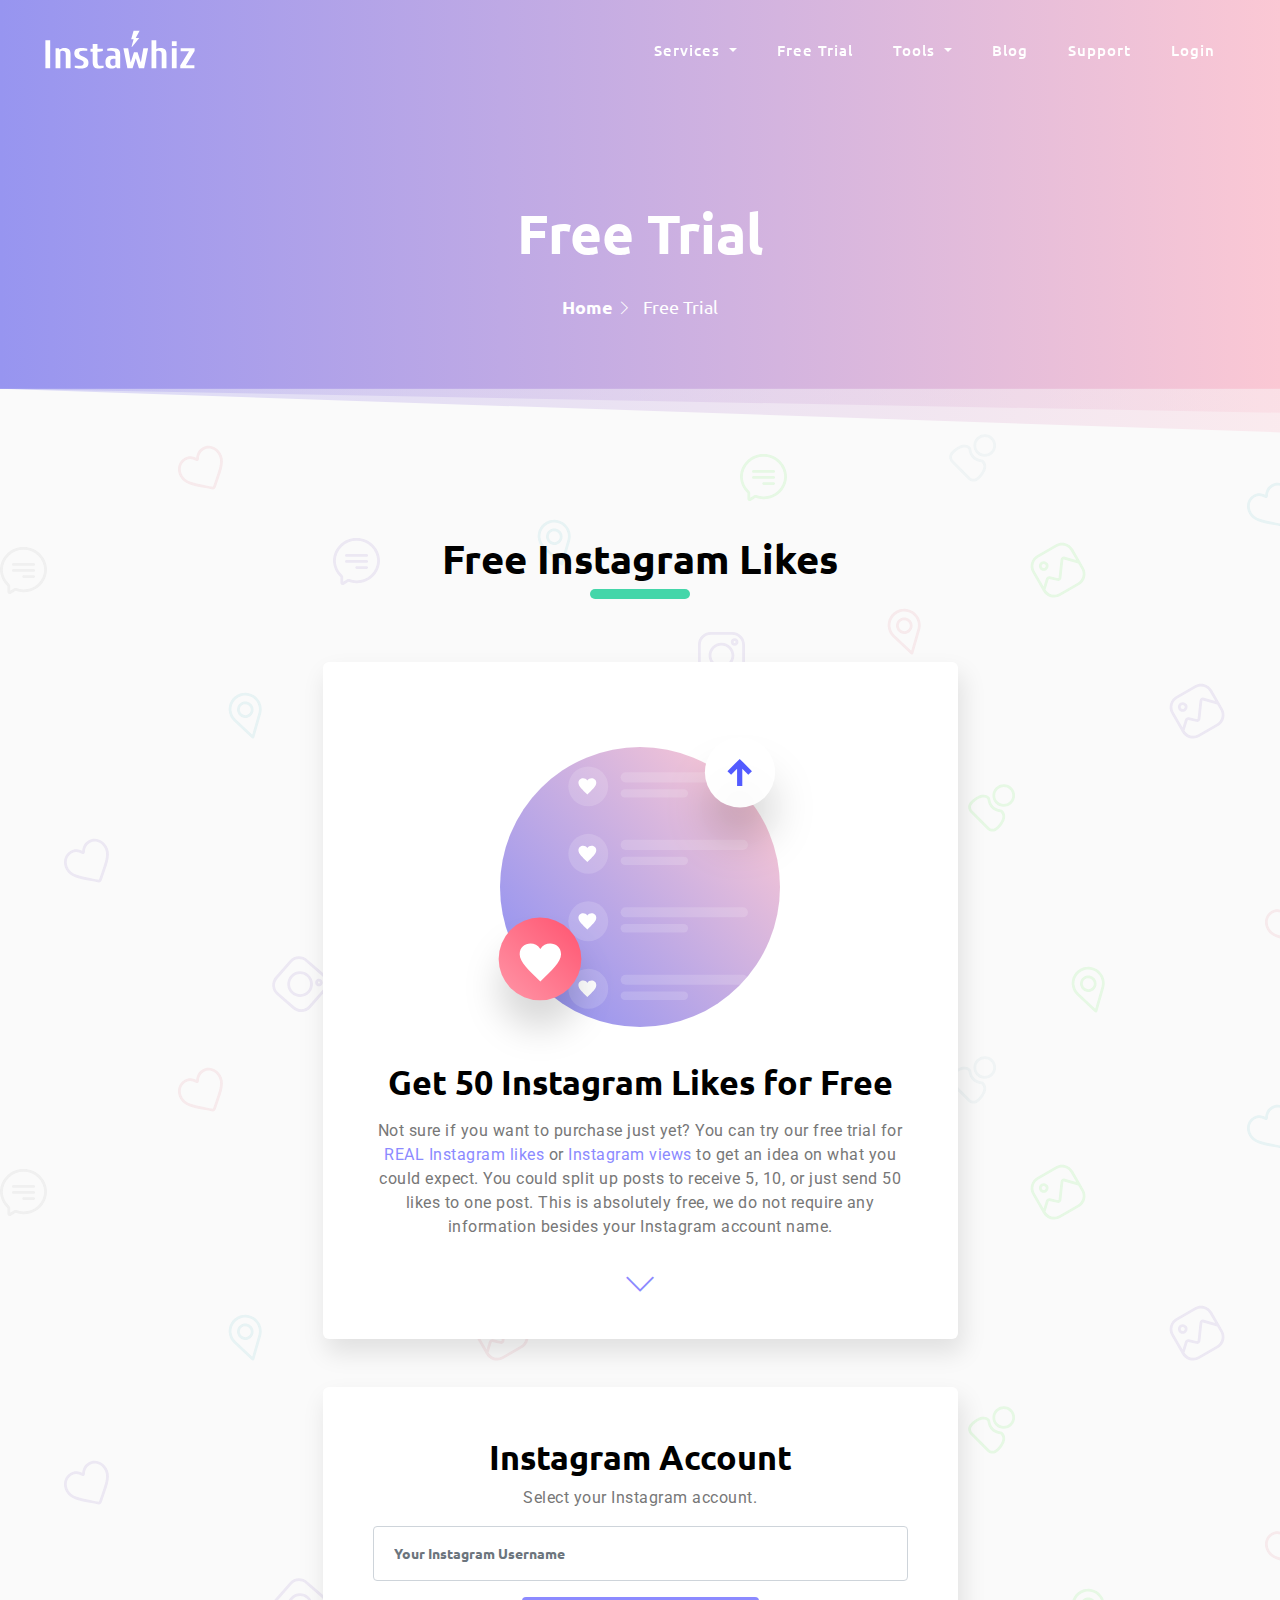
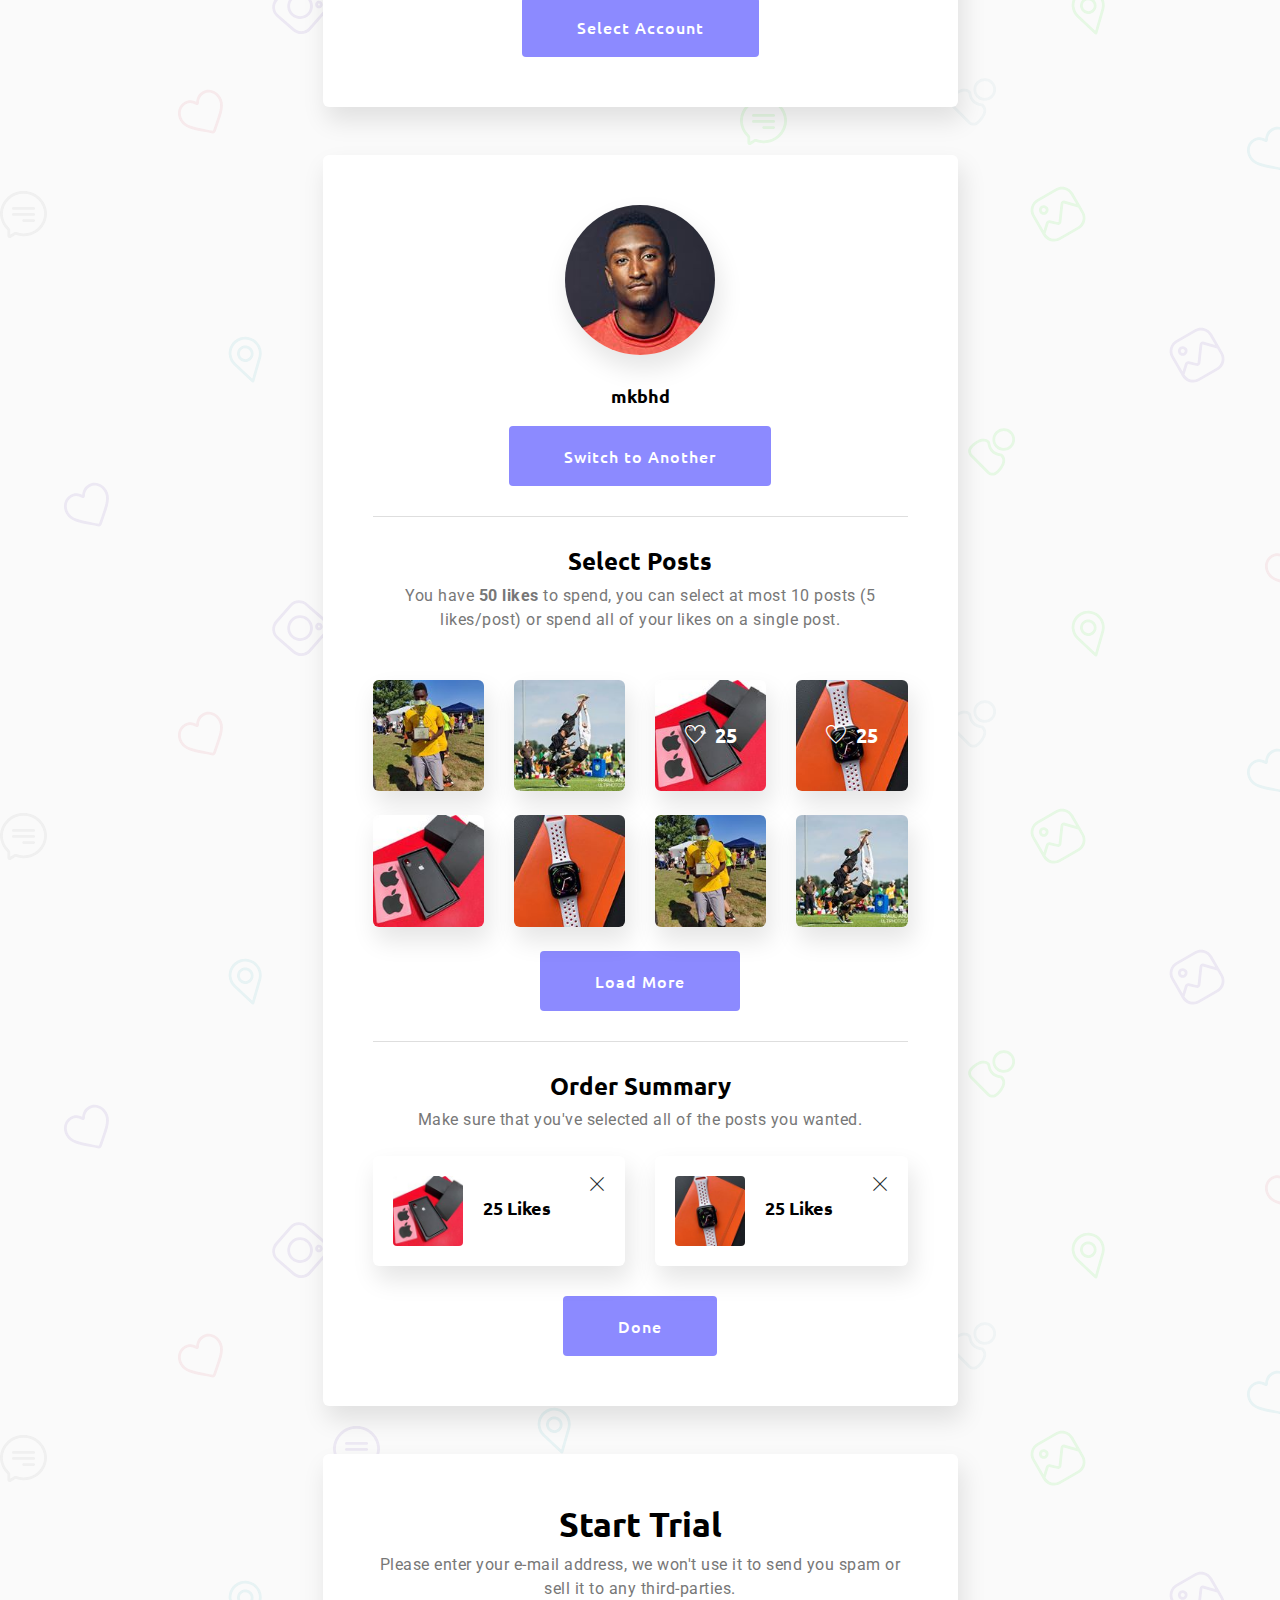
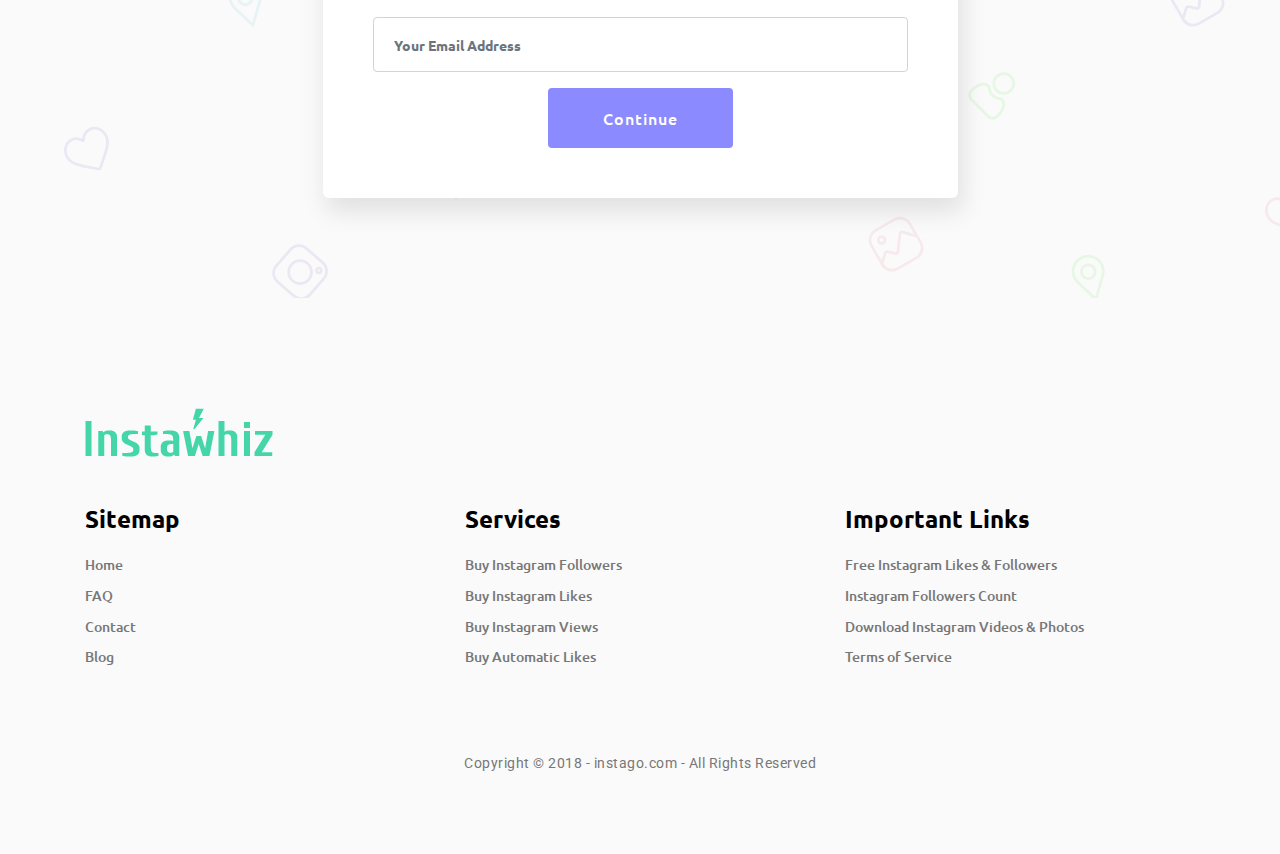
<file: free-trial.html>
<!DOCTYPE html>
<html lang="zxx">

<head>
  <meta charset="utf-8">
  <title>Instago</title>

  
  <!-- mobile responsive meta -->
  <meta name="viewport" content="width=device-width, initial-scale=1">
  <meta name="viewport" content="width=device-width, initial-scale=1, maximum-scale=1">
  
  <!-- Slick Carousel -->
  <link rel="stylesheet" href="plugins/slick/slick.css">
  <link rel="stylesheet" href="plugins/slick/slick-theme.css">
  <!-- Themify -->
  <link rel="stylesheet" href="plugins/themify-icons/themify-icons.css">
  <!-- Bootstrap -->
  <link rel="stylesheet" href="plugins/bootstrap/bootstrap.min.css">
  <!-- AOS -->
  <link rel="stylesheet" href="plugins/aos/aos.css">
  <!-- Odometer -->
  <link rel="stylesheet" href="plugins/odometer/odometer-theme-default.css">
  <!-- Stylesheets -->
  <link href="css/style.css" rel="stylesheet">
  
  <!--Favicon-->
  <link rel="shortcut icon" href="images/favicon.ico" type="image/x-icon">
  <link rel="icon" href="images/favicon.ico" type="image/x-icon">

</head>

<body>
  

<!-- Navbar Start -->
<nav class="main-nav navbar navbar-expand-lg fixed-top">
    <div class="container-fluid">
        <!-- Logo -->
        <a class="navbar-brand" href="index.html">
            <img src="images/logo.svg" alt="logo">
        </a>
        <!-- Toogle Button -->
        <button class="navbar-toggler" type="button" data-toggle="collapse" data-target="#mainNav">
            <span class="ti-menu">
            </span>
        </button>
        <div class="collapse navbar-collapse nav-list" id="mainNav">
            <!-- Navigation Links -->
            <ul class="navbar-nav ml-auto">
                <li class="nav-item dropdown">
                    <a class="nav-link dropdown-toggle" href="#" id="navbarDropdown" data-toggle="dropdown">
                        Services
                    </a>
                    <div class="dropdown-menu dropdown-menu-right">
                        <a class="dropdown-item" href="instagram-likes.html">Buy Instagram Likes</a>
                        <a class="dropdown-item" href="instagram-views.html">Buy Instagram Views</a>
                        <a class="dropdown-item" href="instagram-followers.html">Buy Instagram Followers</a>
                        <a class="dropdown-item" href="auto-likes.html">Automatic Likes</a>
                    </div>
                </li>
                <li class="nav-item">
                    <a class="nav-link" href="free-trial.html">Free Trial</a>
                </li>
                <li class="nav-item dropdown">
                    <a class="nav-link dropdown-toggle" href="#" id="navbarDropdown" data-toggle="dropdown">
                        Tools
                    </a>
                    <div class="dropdown-menu dropdown-menu-right">
                        <a class="dropdown-item" href="instagram-downloader.html">Download Instagram Videos & Photos</a>
                        <a class="dropdown-item" href="stats.html">Live Follower Count</a>
                    </div>
                </li>
                <li class="nav-item">
                    <a class="nav-link" href="blog.html">Blog</a>
                </li>
                <li class="nav-item">
                    <a class="nav-link" href="faq.html">Support</a>
                </li>
                <li class="nav-item">
                    <a class="nav-link" href="login.html">Login</a>
                </li>
            </ul>
        </div>
    </div>
</nav>
<!-- Navbar End -->

<section class="page__header">
    <div class="container">
        <div class="row">
            <div class="col-12 text-center">
                <h1 class="page__title">Free Trial</h1>
                <ul class="list-inline page__breadcrumb">
                    <li class="list-inline-item">
                        <a href="index.html">Home <i class="ti-angle-right"></i></a>
                    </li>
                    <li class="list-inline-item">
                        Free Trial
                    </li>
                </ul>
            </div>
        </div>
    </div>
</section>

<section class="section trial" style="background-image: url('images/backgrounds/pattern-bg.svg');">
    <div class="container">
        <div class="row">
            <div class="col-12 text-center">
                <h2 class="section__title-center">Free Instagram Likes</h2>
            </div>
            <div class="col-lg-7 mx-auto">
                <div class="trial__block text-center mb-5">
                    <div class="trial__block-image">
                        <img class="illustration right-top" src="images/free-trial/right-top.svg" alt="right-top">
                        <img class="illustration center" src="images/free-trial/center.svg" alt="right-top">
                        <img class="illustration left-bottom" src="images/free-trial/left-bottom.svg" alt="right-top">
                    </div>
                    <h3 class="mb-3">Get 50 Instagram Likes for Free</h3>
                    <p>
                        Not sure if you want to purchase just yet? You can try our free trial for <a href="instagram-likes.html">REAL Instagram likes</a> or <a href="instagram-views.html">Instagram views</a> to
                        get an idea on what you could expect. You could split up posts to receive 5, 10, or just send 50 likes to one post.
                        This is absolutely free, we do not require any information besides your Instagram account name.
                    </p>
                    <a href="#account" class="scroll__down page-scroll">
                        <i class="ti-angle-down"></i>
                    </a>
                </div>
                <div class="trial__account text-center mb-5" id="account">
                    <h3>Instagram Account</h3>
                    <p>Select your Instagram account.</p>
                    <form action="#">
                        <input type="text" placeholder="Your Instagram Username" class="form-control mb-3">
                        <button class="btn btn-primary">Select Account</button>
                    </form>
                </div>
                <div class="trial__details text-center mb-5">
                    <div class="user">
                        <img src="images/trial/user-thumb.jpg" alt="user-thumb">
                        <h6>mkbhd</h6>
                        <a href="#" class="btn btn-primary">Switch to Another</a>
                    </div>
                    <div class="posts">
                        <h4>Select Posts</h4>
                        <p class="mb-5">
                            You have <strong>50 likes</strong> to spend, you can select at most 10 posts (5 likes/post) or spend all of your likes on a single post.
                        </p>
                        <div class="row">
                            <div class="col-sm-3 col-6">
                                <div class="post-thumb mb-4">
                                    <img src="images/trial/post-1.jpg" class="w-100" alt="post-thumb">
                                </div>
                            </div>
                            <div class="col-sm-3 col-6">
                                <div class="post-thumb mb-4">
                                    <img src="images/trial/post-2.jpg" class="w-100" alt="post-thumb">
                                </div>
                            </div>
                            <div class="col-sm-3 col-6">
                                <div class="post-thumb mb-4">
                                    <img src="images/trial/post-3.jpg" class="w-100" alt="post-thumb">
                                    <div class="like-number">
                                        <i class="ti-heart"></i><span>25</span>
                                    </div>
                                </div>
                            </div>
                            <div class="col-sm-3 col-6">
                                <div class="post-thumb mb-4">
                                    <img src="images/trial/post-4.jpg" class="w-100" alt="post-thumb">
                                    <div class="like-number">
                                        <i class="ti-heart"></i><span>25</span>
                                    </div>
                                </div>
                            </div>
                            <div class="col-sm-3 col-6">
                                <div class="post-thumb mb-4">
                                    <img src="images/trial/post-3.jpg" class="w-100" alt="post-thumb">
                                </div>
                            </div>
                            <div class="col-sm-3 col-6">
                                <div class="post-thumb mb-4">
                                    <img src="images/trial/post-4.jpg" class="w-100" alt="post-thumb">
                                </div>
                            </div>
                            <div class="col-sm-3 col-6">
                                <div class="post-thumb mb-4">
                                    <img src="images/trial/post-1.jpg" class="w-100" alt="post-thumb">
                                </div>
                            </div>
                            <div class="col-sm-3 col-6">
                                <div class="post-thumb mb-4">
                                    <img src="images/trial/post-2.jpg" class="w-100" alt="post-thumb">
                                </div>
                            </div>
                        </div>
                        <a href="#" class="btn btn-primary">Load More</a>
                    </div>
                    <div class="order">
                        <h4>Order Summary</h4>
                        <p class="mb-4">Make sure that you've selected all of the posts you wanted.</p>
                        <div class="row justify-content-center">
                            <div class="col-sm-6">
                                <div class="order-item">
                                    <img src="images/trial/post-3.jpg" alt="post-thumb">
                                    <h6>25 Likes</h6>
                                    <i class="ti-close"></i>
                                </div>
                            </div>
                            <div class="col-sm-6">
                                <div class="order-item">
                                    <img src="images/trial/post-4.jpg" alt="post-thumb">
                                    <h6>25 Likes</h6>
                                    <i class="ti-close"></i>
                                </div>
                            </div>
                        </div>
                        <a href="#" class="btn btn-primary">Done</a>
                    </div>
                </div>
                <div class="trial__submit text-center">
                    <h3>Start Trial</h3>
                    <p>Please enter your e-mail address, we won't use it to send you spam or sell it to any third-parties.</p>
                    <form action="#">
                        <input type="text" placeholder="Your Email Address" class="form-control mb-3">
                        <button class="btn btn-primary">Continue</button>
                    </form>
                </div>
            </div>
        </div>
    </div>
</section>

<footer class="footer">
    <div class="container">
        <div class="row">
            <div class="col-12">
                <div class="footer-logo mb-5 text-center text-sm-left">
                    <img src="images/logo-alt.png" alt="footer-logo">
                </div>
            </div>
            <div class="col-md-4 col-sm-6 mb-5 mb-md-0 text-center text-sm-left">
                <div class="footer__block">
                    <h4 class="mb-3">Sitemap</h4>
                    <ul class="footer__links p-0 m-0">
                        <li><a href="index.html">Home</a></li>
                        <li><a href="faq.html">FAQ</a></li>
                        <li><a href="#">Contact</a></li>
                        <li><a href="blog.html">Blog</a></li>
                    </ul>
                </div>
            </div>
            <div class="col-md-4 col-sm-6 mb-5 mb-md-0 text-center text-sm-left">
                <div class="footer__block">
                    <h4 class="mb-3">Services</h4>
                    <ul class="footer__links p-0 m-0">
                        <li><a href="instagram-followers.html">Buy Instagram Followers</a></li>
                        <li><a href="instagram-likes.html">Buy Instagram Likes</a></li>
                        <li><a href="instagram-views.html">Buy Instagram Views</a></li>
                        <li><a href="auto-likes.html">Buy Automatic Likes</a></li>
                    </ul>
                </div>
            </div>
            <div class="col-md-4 col-sm-12 mb-5 mb-md-0 text-center text-sm-left">
                <div class="footer__block">
                    <h4 class="mb-3">Important Links</h4>
                    <ul class="footer__links p-0 m-0">
                        <li><a href="#">Free Instagram Likes & Followers</a></li>
                        <li><a href="#">Instagram Followers Count</a></li>
                        <li><a href="#">Download Instagram Videos & Photos</a></li>
                        <li><a href="#">Terms of Service</a></li>
                    </ul>
                </div>
            </div>
        </div>
        <div class="row">
            <div class="col-12 text-center">
                <div class="footer__copyright">
                    <p class="mb-0">Copyright © 2018 - instago.com - All Rights Reserved</p>
                </div>
            </div>
        </div>
    </div>
</footer>

<!-- jQuery -->
<script src="plugins/jQuery/jquery.min.js"></script>
<!-- Bootstrap JS -->
<script src="plugins/bootstrap/bootstrap.min.js"></script>
<!-- Slick Slider -->
<script src="plugins/slick/slick.min.js"></script>
<!-- Match Height -->
<script src="plugins/match-height/match-height.js"></script>
<!-- Smooth Scroll -->
<script src="plugins/smooth-scroll/smooth-scroll.js"></script>
<!-- AOS -->
<script src="plugins/aos/aos.js"></script>
<!-- Headroom Js -->
<script src="plugins/headroomjs/headroom.min.js"></script>
<!-- Parallax -->
<script src="plugins/parallax/parallax.min.js"></script>
<!-- Odometer -->
<script src="plugins/odometer/odometer.min.js"></script>
<!-- Main Script -->
<script src="js/script.js"></script>
</body>
</html>
</file>
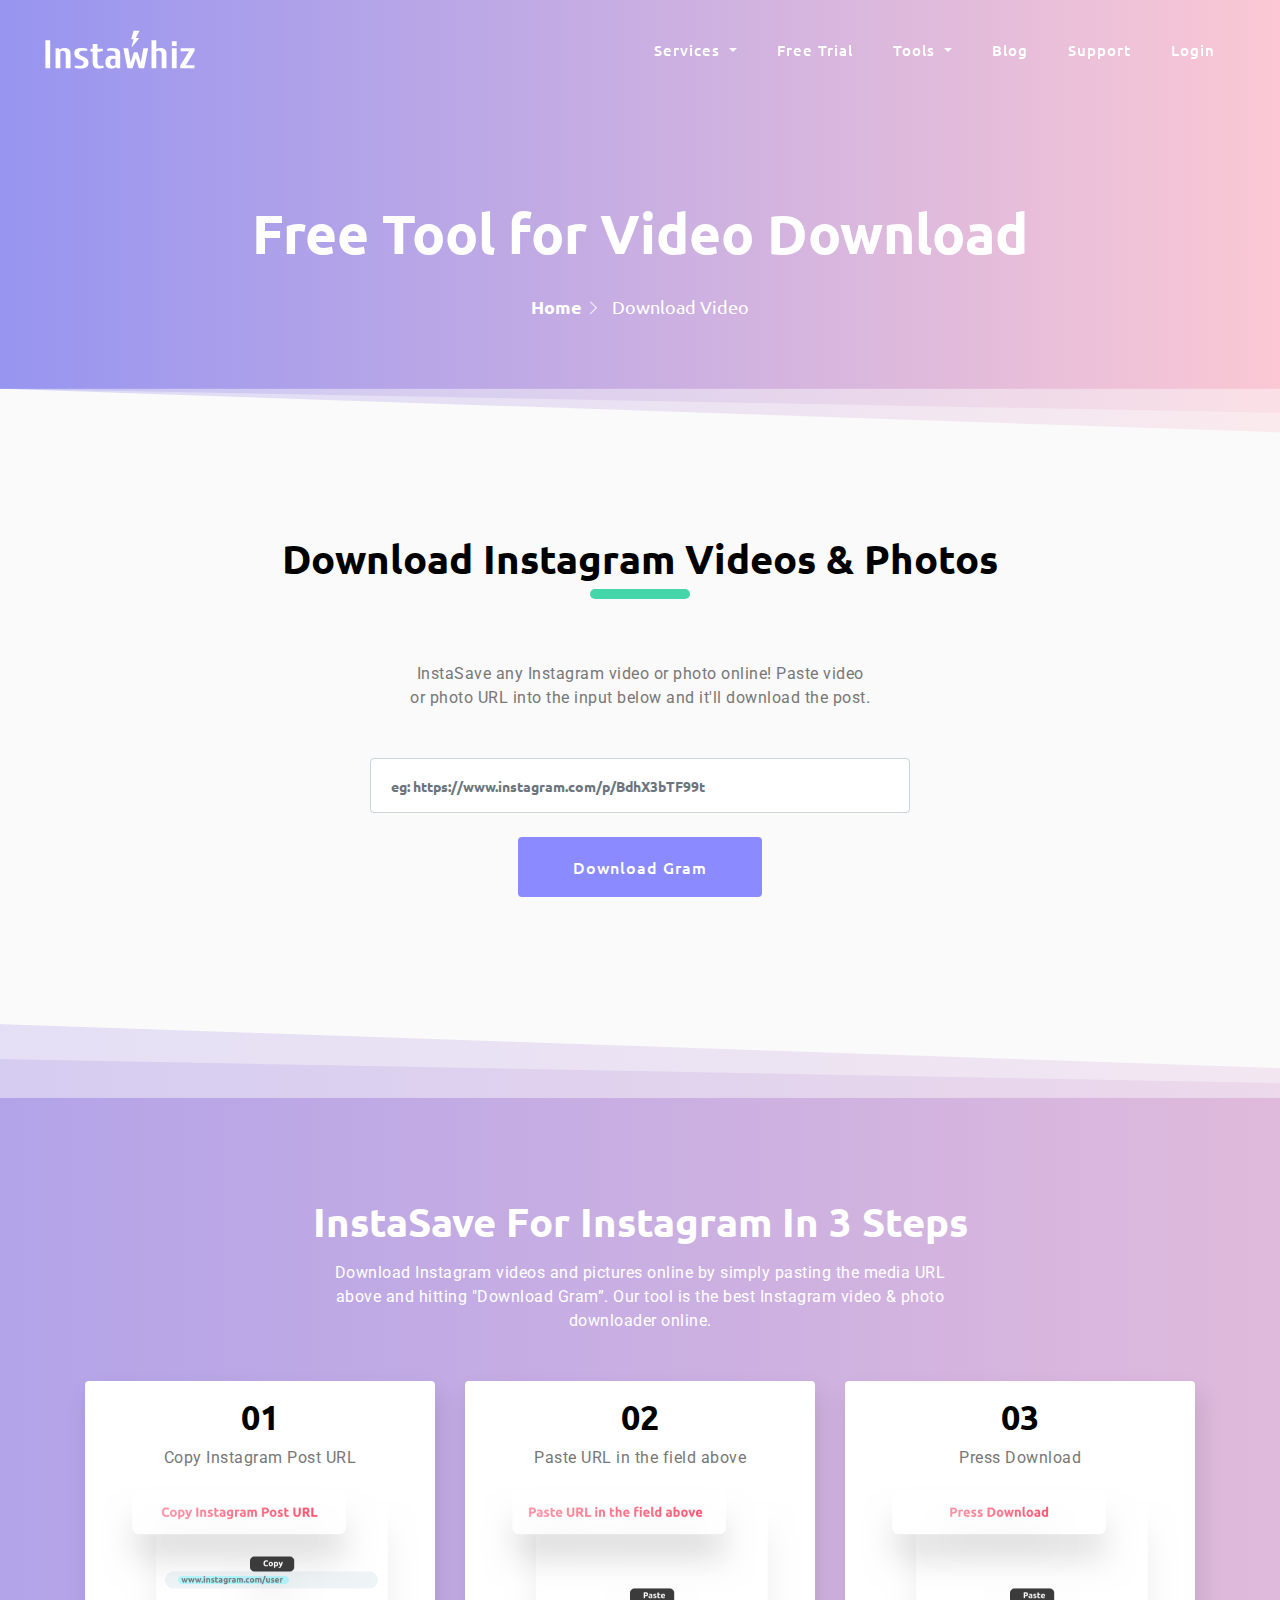
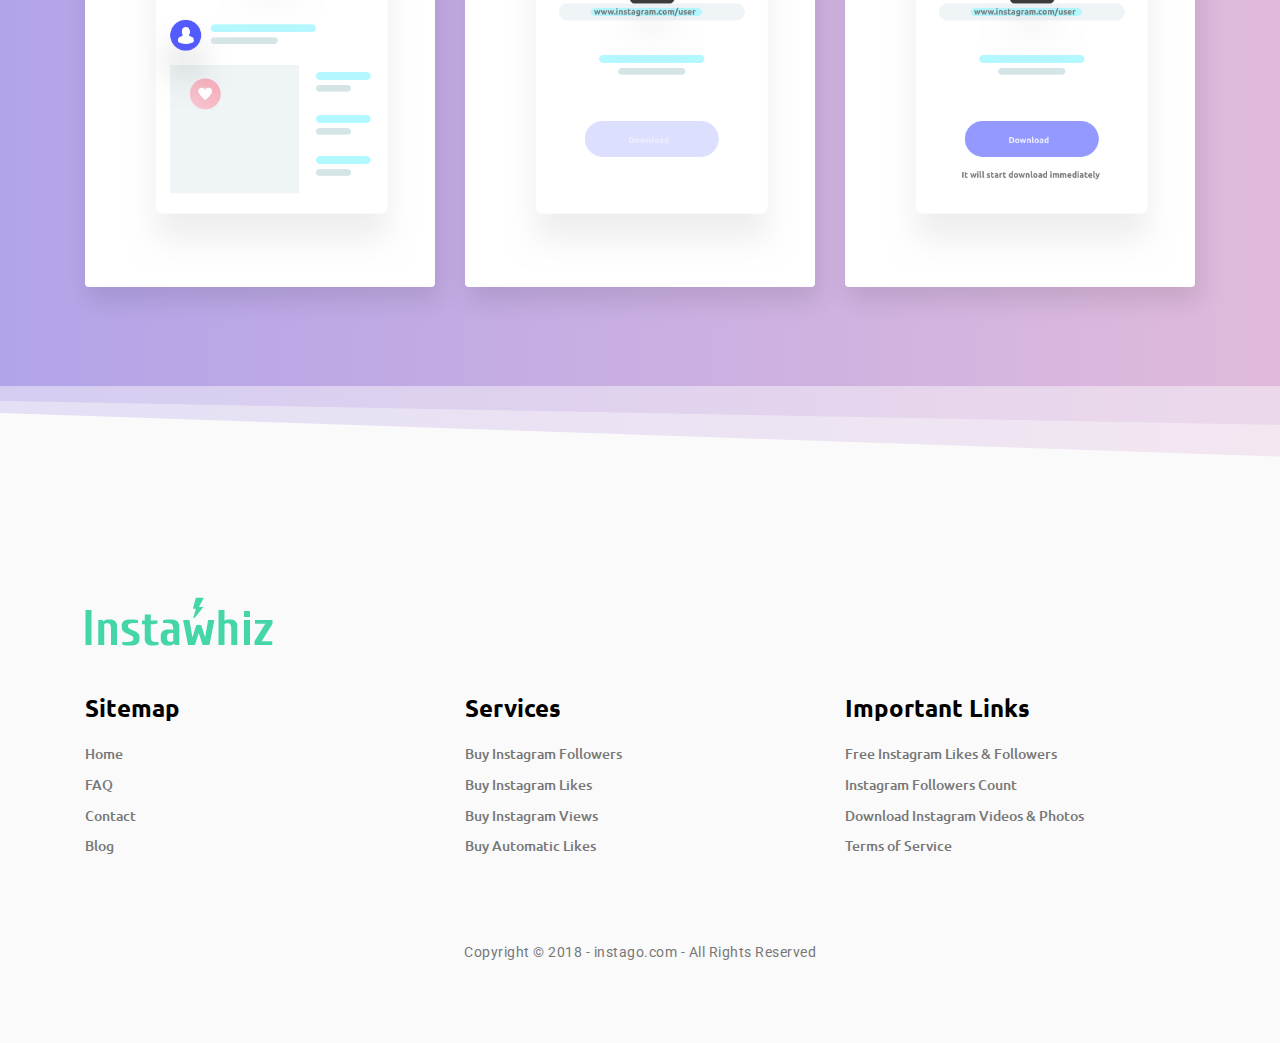
<file: instagram-downloader.html>
<!DOCTYPE html>
<html lang="zxx">

<head>
  <meta charset="utf-8">
  <title>Instago</title>

  
  <!-- mobile responsive meta -->
  <meta name="viewport" content="width=device-width, initial-scale=1">
  <meta name="viewport" content="width=device-width, initial-scale=1, maximum-scale=1">
  
  <!-- Slick Carousel -->
  <link rel="stylesheet" href="plugins/slick/slick.css">
  <link rel="stylesheet" href="plugins/slick/slick-theme.css">
  <!-- Themify -->
  <link rel="stylesheet" href="plugins/themify-icons/themify-icons.css">
  <!-- Bootstrap -->
  <link rel="stylesheet" href="plugins/bootstrap/bootstrap.min.css">
  <!-- AOS -->
  <link rel="stylesheet" href="plugins/aos/aos.css">
  <!-- Odometer -->
  <link rel="stylesheet" href="plugins/odometer/odometer-theme-default.css">
  <!-- Stylesheets -->
  <link href="css/style.css" rel="stylesheet">
  
  <!--Favicon-->
  <link rel="shortcut icon" href="images/favicon.ico" type="image/x-icon">
  <link rel="icon" href="images/favicon.ico" type="image/x-icon">

</head>

<body>
  

<!-- Navbar Start -->
<nav class="main-nav navbar navbar-expand-lg fixed-top">
    <div class="container-fluid">
        <!-- Logo -->
        <a class="navbar-brand" href="index.html">
            <img src="images/logo.svg" alt="logo">
        </a>
        <!-- Toogle Button -->
        <button class="navbar-toggler" type="button" data-toggle="collapse" data-target="#mainNav">
            <span class="ti-menu">
            </span>
        </button>
        <div class="collapse navbar-collapse nav-list" id="mainNav">
            <!-- Navigation Links -->
            <ul class="navbar-nav ml-auto">
                <li class="nav-item dropdown">
                    <a class="nav-link dropdown-toggle" href="#" id="navbarDropdown" data-toggle="dropdown">
                        Services
                    </a>
                    <div class="dropdown-menu dropdown-menu-right">
                        <a class="dropdown-item" href="instagram-likes.html">Buy Instagram Likes</a>
                        <a class="dropdown-item" href="instagram-views.html">Buy Instagram Views</a>
                        <a class="dropdown-item" href="instagram-followers.html">Buy Instagram Followers</a>
                        <a class="dropdown-item" href="auto-likes.html">Automatic Likes</a>
                    </div>
                </li>
                <li class="nav-item">
                    <a class="nav-link" href="free-trial.html">Free Trial</a>
                </li>
                <li class="nav-item dropdown">
                    <a class="nav-link dropdown-toggle" href="#" id="navbarDropdown" data-toggle="dropdown">
                        Tools
                    </a>
                    <div class="dropdown-menu dropdown-menu-right">
                        <a class="dropdown-item" href="instagram-downloader.html">Download Instagram Videos & Photos</a>
                        <a class="dropdown-item" href="stats.html">Live Follower Count</a>
                    </div>
                </li>
                <li class="nav-item">
                    <a class="nav-link" href="blog.html">Blog</a>
                </li>
                <li class="nav-item">
                    <a class="nav-link" href="faq.html">Support</a>
                </li>
                <li class="nav-item">
                    <a class="nav-link" href="login.html">Login</a>
                </li>
            </ul>
        </div>
    </div>
</nav>
<!-- Navbar End -->

<section class="page__header">
    <div class="container">
        <div class="row">
            <div class="col-12 text-center">
                <h1 class="page__title">Free Tool for Video Download</h1>
                <ul class="list-inline page__breadcrumb">
                    <li class="list-inline-item">
                        <a href="index.html">Home <i class="ti-angle-right"></i></a>
                    </li>
                    <li class="list-inline-item">
                        Download Video
                    </li>
                </ul>
            </div>
        </div>
    </div>
</section>

<section class="section">
    <div class="container">
        <div class="row">
            <div class="col-lg-12 text-center">
                <h2 class="section__title-center">Download Instagram Videos & Photos</h2>
                <p class="mb-5">InstaSave any Instagram video or photo online! Paste video <br> or photo URL into the input below and it'll download the post.</p>
            </div>
            <div class="col-lg-6 mx-auto">
                <form action="#" class="text-center">
                    <input type="text" class="form-control mb-4" id="instaLink" placeholder="eg: https://www.instagram.com/p/BdhX3bTF99t">
                    <button type="submit" value="send" class="btn btn-primary">Download Gram</button>
                </form>
            </div>
        </div>
    </div>
</section>

<section class="section downloader bg-arced">
    <div class="container">
        <div class="row justify-content-center">
            <div class="col-lg-12 text-center">
                <h2 class="text-white mb-3">InstaSave For Instagram In 3 Steps</h2>
                <p class="text-white mb-5">Download Instagram videos and pictures online by simply pasting the media URL <br> above and hitting "Download Gram”. Our tool is the best Instagram video & photo <br>downloader online.</p>
            </div>
            <div class="col-lg-4 col-md-6 mb-5 mb-lg-0">
                <div class="card border-0 text-center main-shadow p-3">
                    <h3>01</h3>
                    <p>Copy Instagram Post URL</p>
                    <img class="img-fluid w-100" src="images/download-steps/instasave-step-1.png" alt="step-1">
                </div>
            </div>
            <div class="col-lg-4 col-md-6 mb-5 mb-lg-0">
                <div class="card border-0 text-center main-shadow p-3">
                    <h3>02</h3>
                    <p>Paste URL in the field above</p>
                    <img class="img-fluid w-100" src="images/download-steps/instasave-step-2.png" alt="step-2">
                </div>
            </div>
            <div class="col-lg-4 col-md-6 mb-5 mb-lg-0">
                <div class="card border-0 text-center main-shadow p-3">
                    <h3>03</h3>
                    <p>Press Download</p>
                    <img class="img-fluid w-100" src="images/download-steps/instasave-step-3.png" alt="step-2">
                </div>
            </div>
        </div>
    </div>
</section>

<footer class="footer">
    <div class="container">
        <div class="row">
            <div class="col-12">
                <div class="footer-logo mb-5 text-center text-sm-left">
                    <img src="images/logo-alt.png" alt="footer-logo">
                </div>
            </div>
            <div class="col-md-4 col-sm-6 mb-5 mb-md-0 text-center text-sm-left">
                <div class="footer__block">
                    <h4 class="mb-3">Sitemap</h4>
                    <ul class="footer__links p-0 m-0">
                        <li><a href="index.html">Home</a></li>
                        <li><a href="faq.html">FAQ</a></li>
                        <li><a href="#">Contact</a></li>
                        <li><a href="blog.html">Blog</a></li>
                    </ul>
                </div>
            </div>
            <div class="col-md-4 col-sm-6 mb-5 mb-md-0 text-center text-sm-left">
                <div class="footer__block">
                    <h4 class="mb-3">Services</h4>
                    <ul class="footer__links p-0 m-0">
                        <li><a href="instagram-followers.html">Buy Instagram Followers</a></li>
                        <li><a href="instagram-likes.html">Buy Instagram Likes</a></li>
                        <li><a href="instagram-views.html">Buy Instagram Views</a></li>
                        <li><a href="auto-likes.html">Buy Automatic Likes</a></li>
                    </ul>
                </div>
            </div>
            <div class="col-md-4 col-sm-12 mb-5 mb-md-0 text-center text-sm-left">
                <div class="footer__block">
                    <h4 class="mb-3">Important Links</h4>
                    <ul class="footer__links p-0 m-0">
                        <li><a href="#">Free Instagram Likes & Followers</a></li>
                        <li><a href="#">Instagram Followers Count</a></li>
                        <li><a href="#">Download Instagram Videos & Photos</a></li>
                        <li><a href="#">Terms of Service</a></li>
                    </ul>
                </div>
            </div>
        </div>
        <div class="row">
            <div class="col-12 text-center">
                <div class="footer__copyright">
                    <p class="mb-0">Copyright © 2018 - instago.com - All Rights Reserved</p>
                </div>
            </div>
        </div>
    </div>
</footer>

<!-- jQuery -->
<script src="plugins/jQuery/jquery.min.js"></script>
<!-- Bootstrap JS -->
<script src="plugins/bootstrap/bootstrap.min.js"></script>
<!-- Slick Slider -->
<script src="plugins/slick/slick.min.js"></script>
<!-- Match Height -->
<script src="plugins/match-height/match-height.js"></script>
<!-- Smooth Scroll -->
<script src="plugins/smooth-scroll/smooth-scroll.js"></script>
<!-- AOS -->
<script src="plugins/aos/aos.js"></script>
<!-- Headroom Js -->
<script src="plugins/headroomjs/headroom.min.js"></script>
<!-- Parallax -->
<script src="plugins/parallax/parallax.min.js"></script>
<!-- Odometer -->
<script src="plugins/odometer/odometer.min.js"></script>
<!-- Main Script -->
<script src="js/script.js"></script>
</body>
</html>
</file>
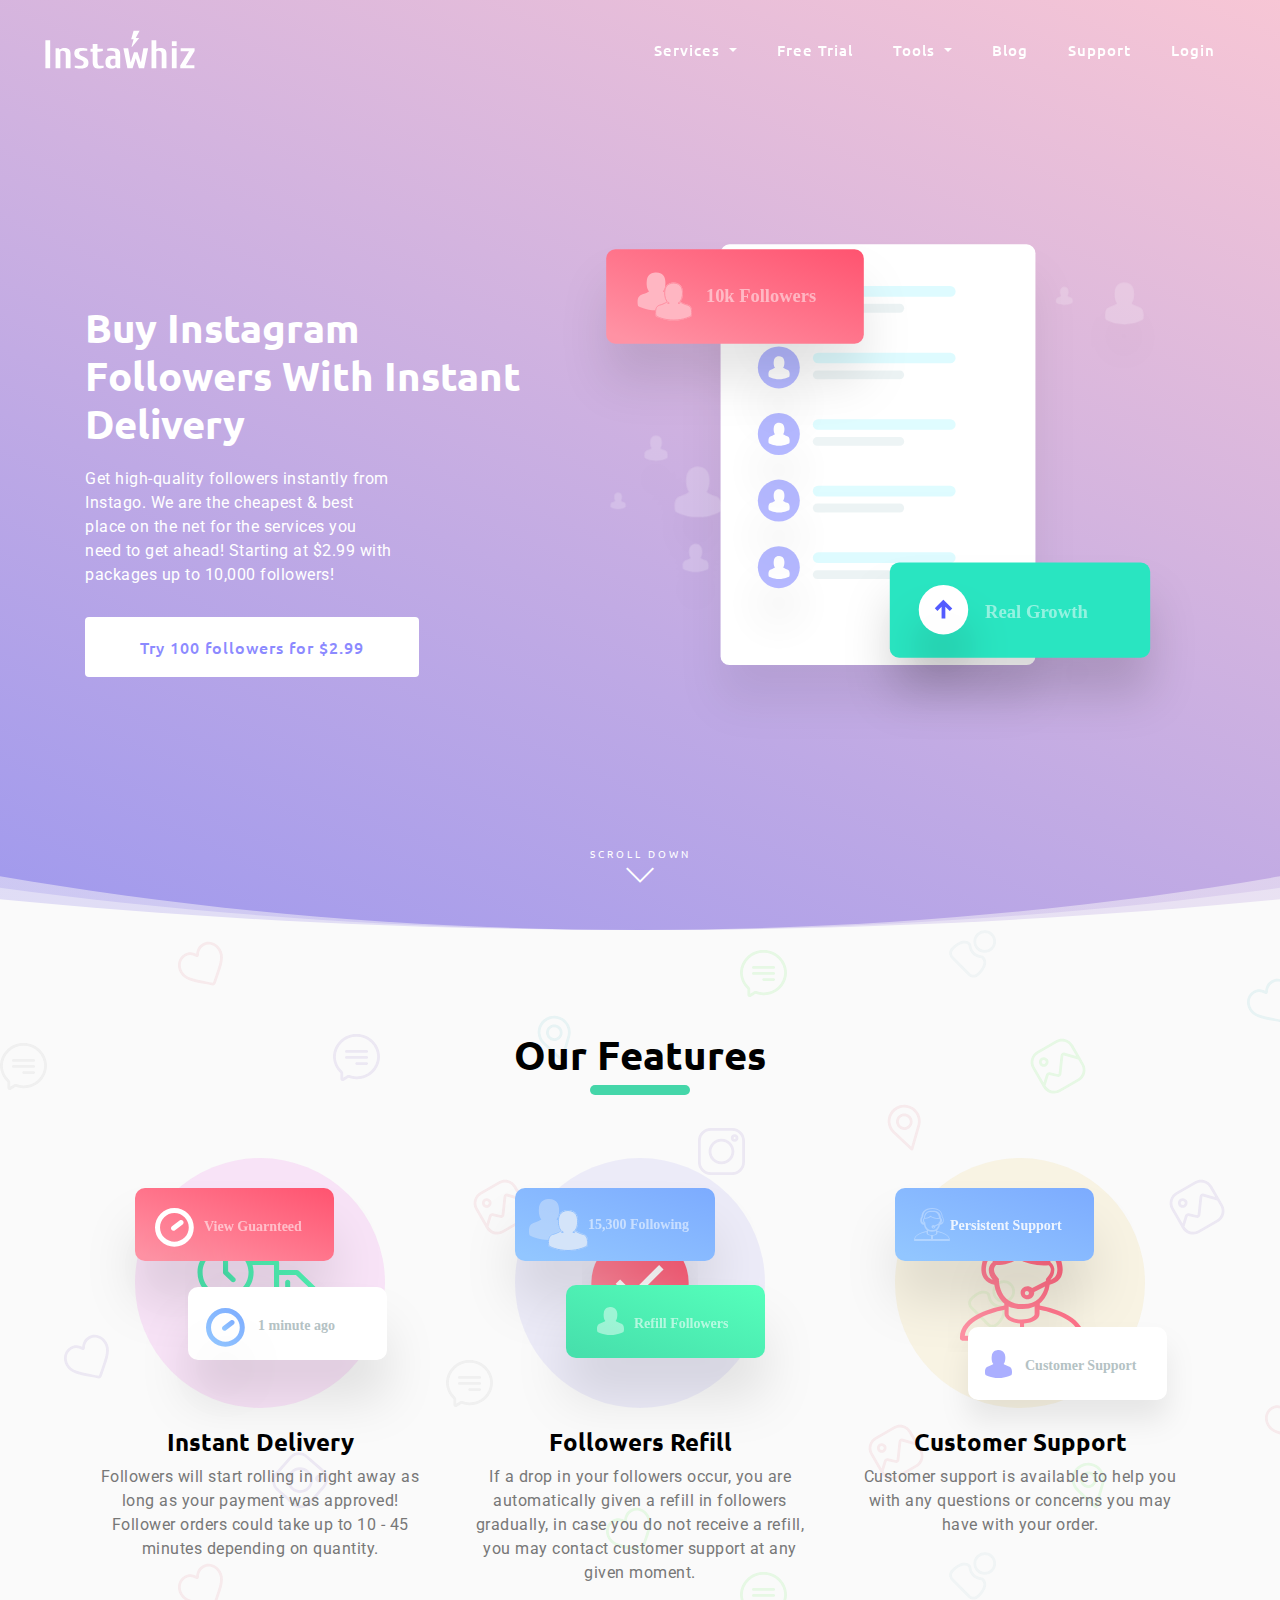
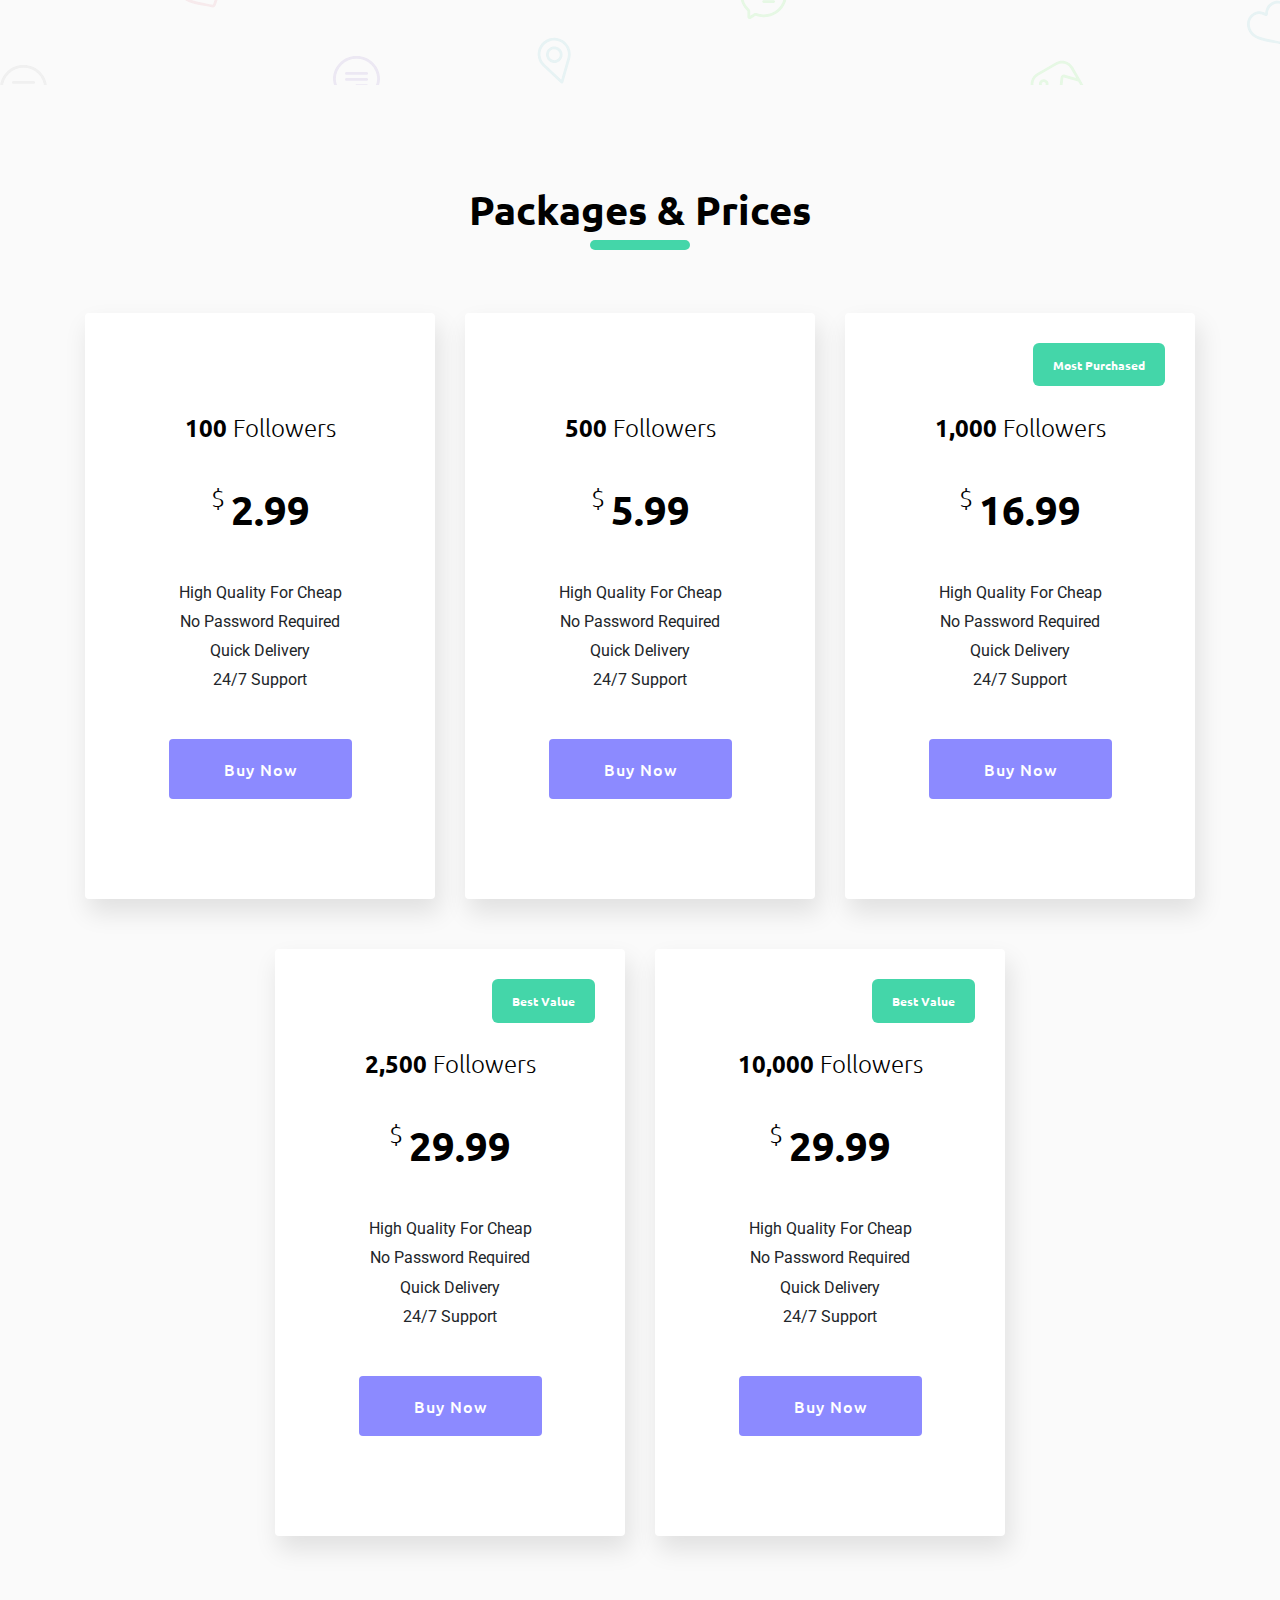
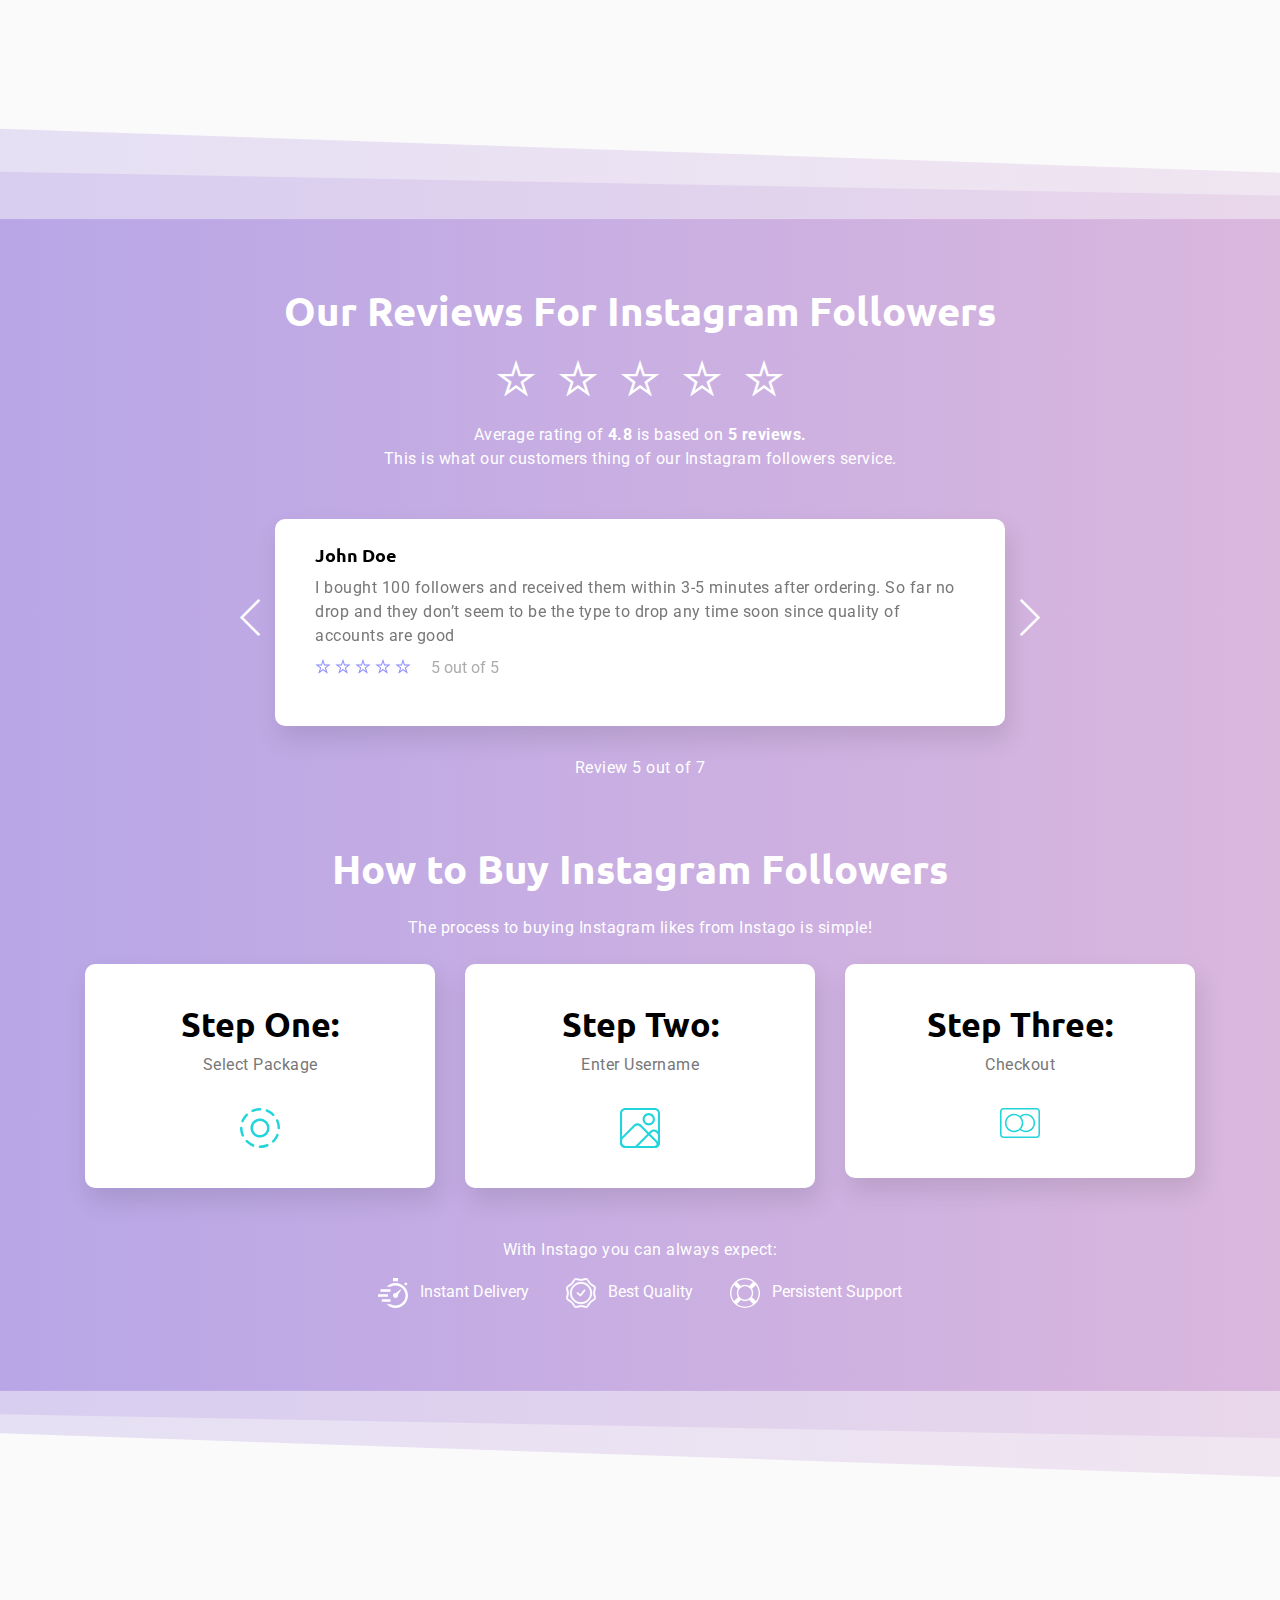
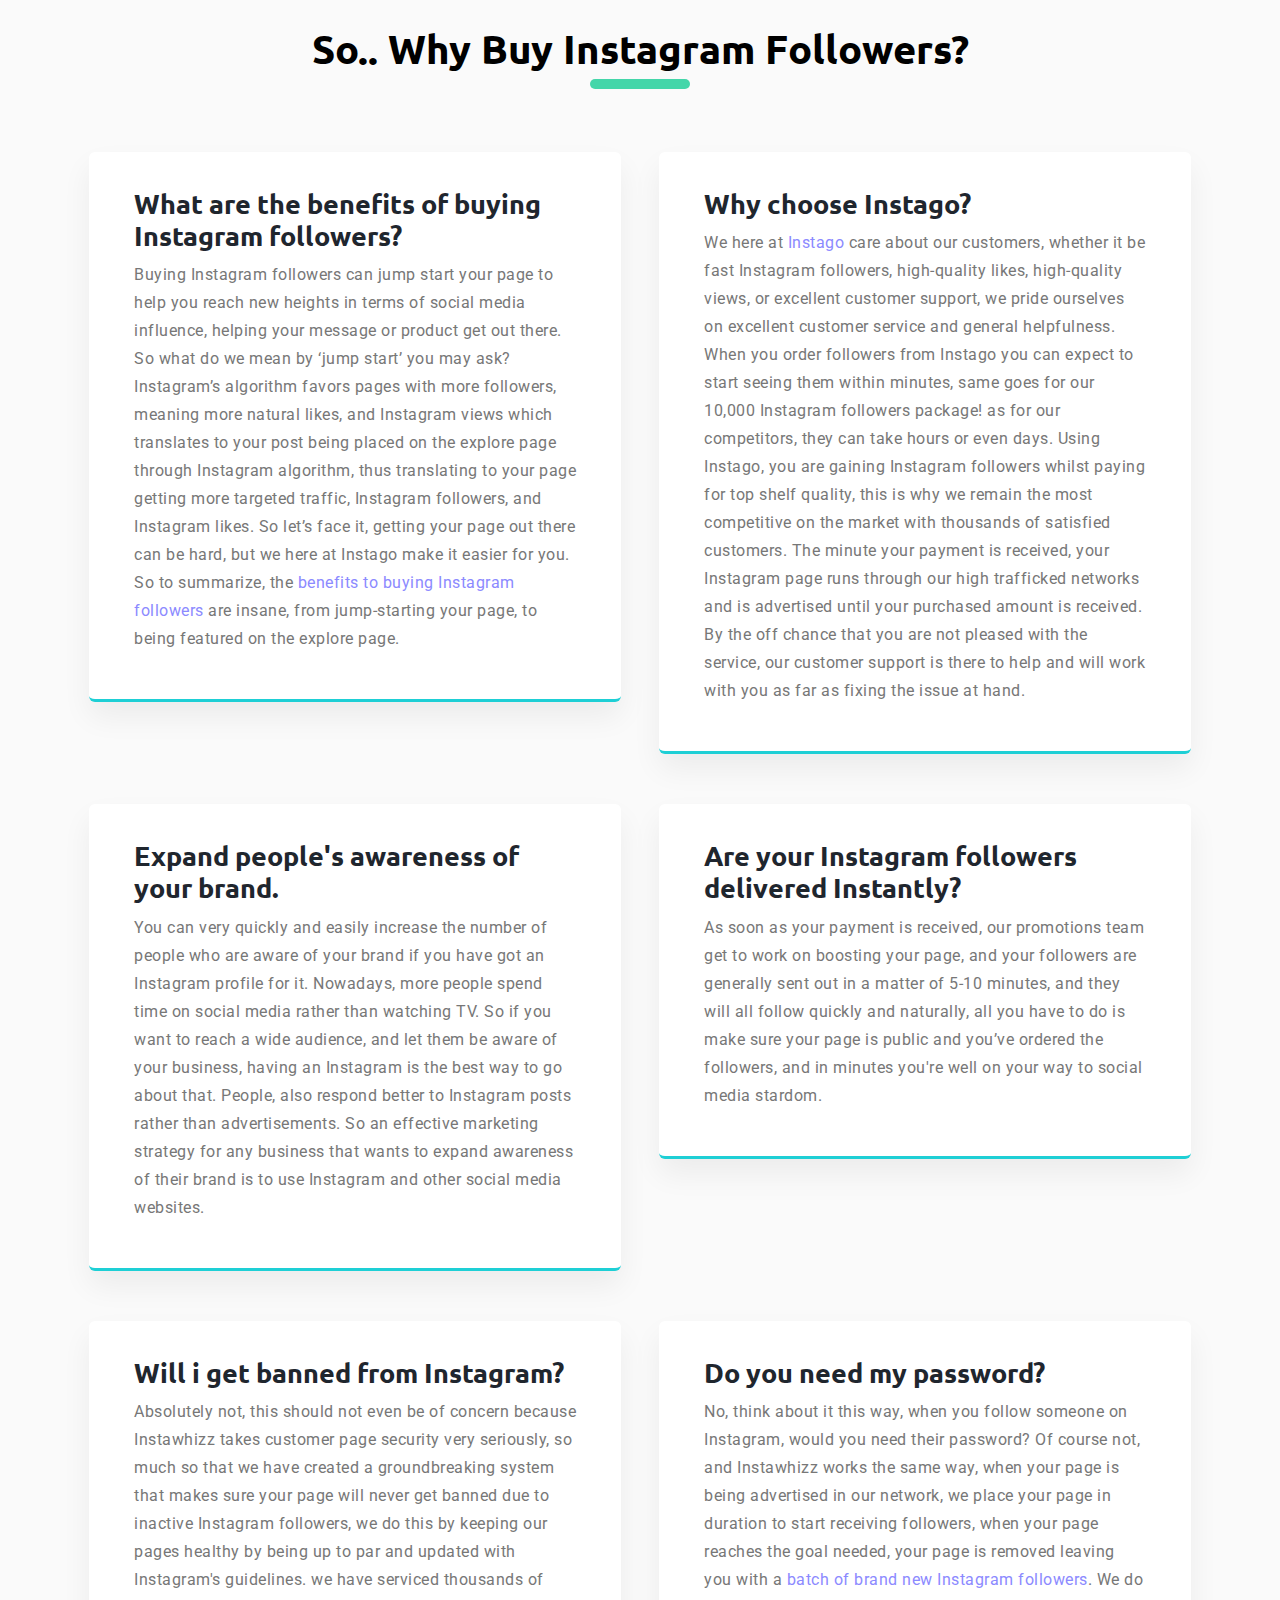
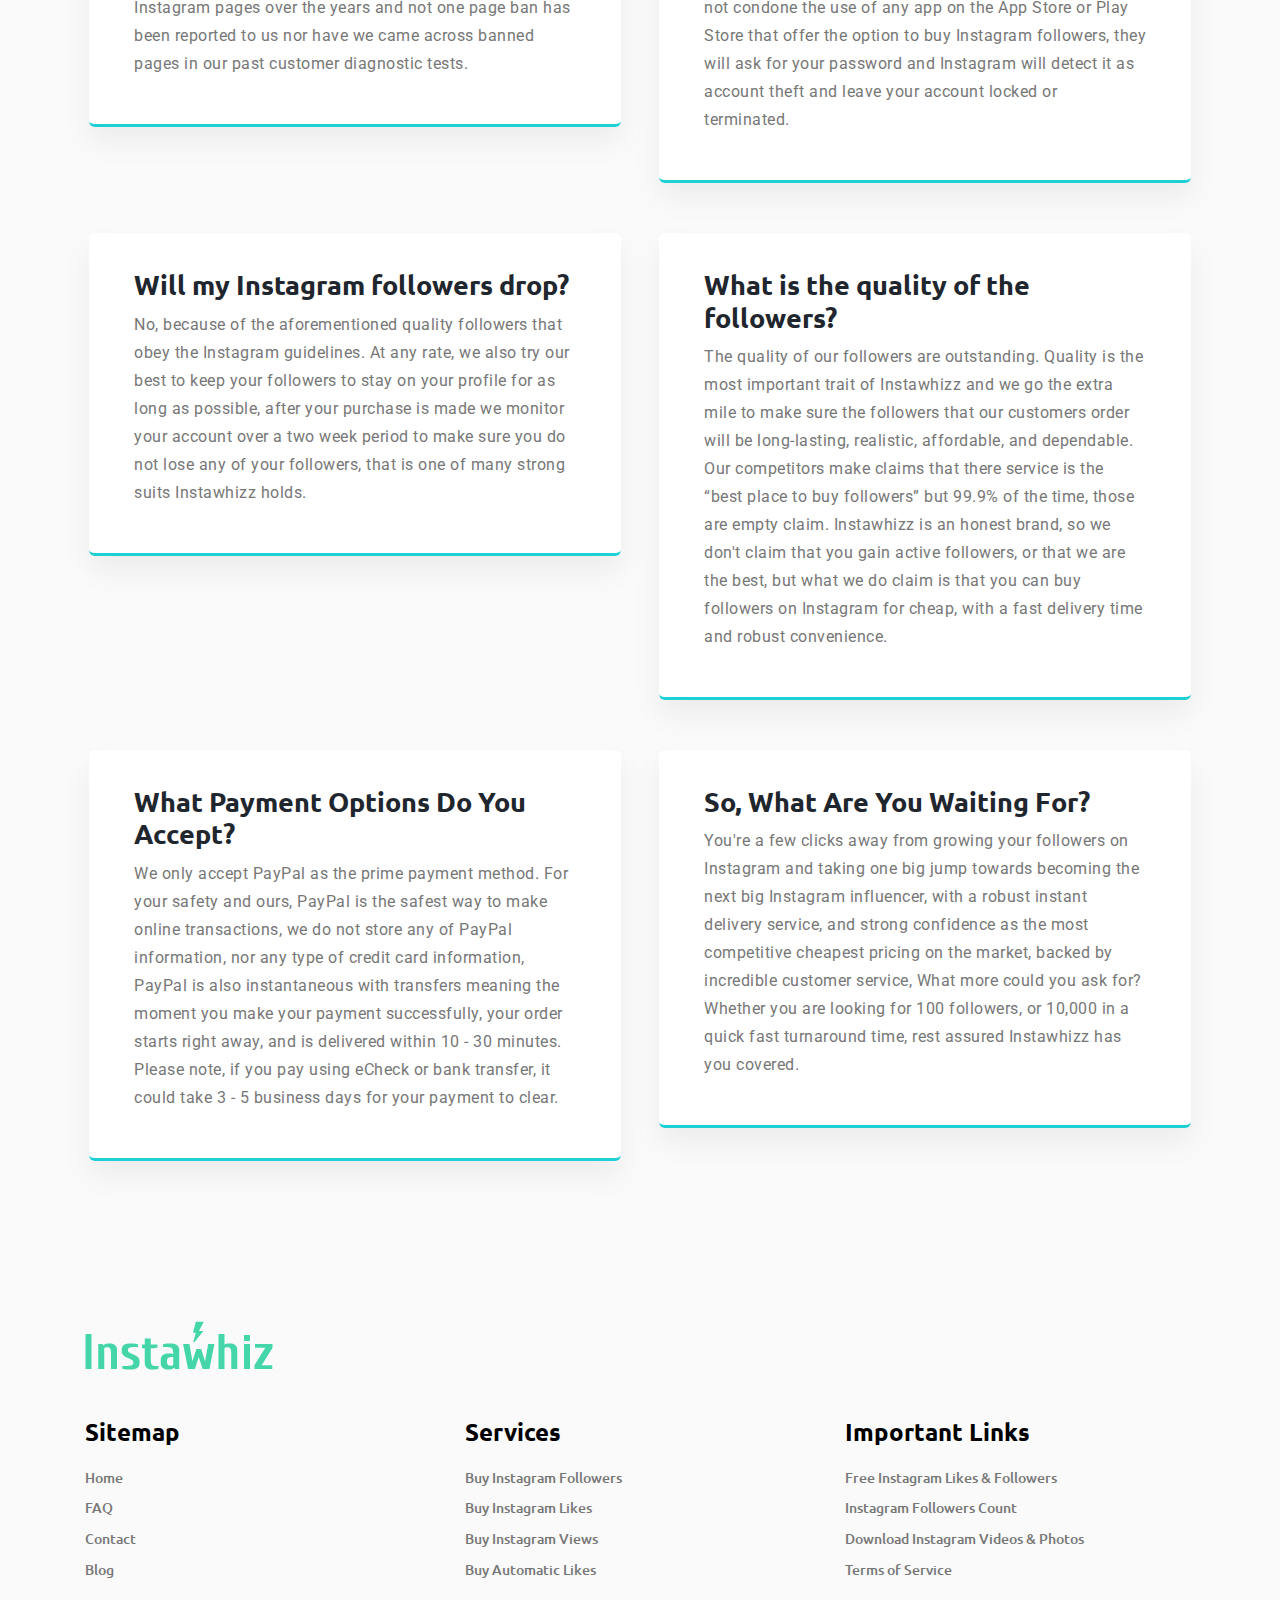
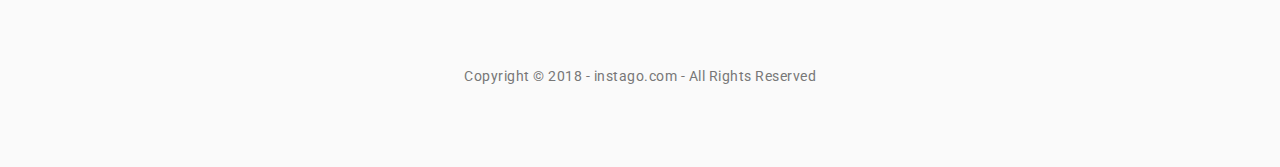
<file: instagram-followers.html>
<!DOCTYPE html>
<html lang="zxx">

<head>
  <meta charset="utf-8">
  <title>Instago</title>

  
  <!-- mobile responsive meta -->
  <meta name="viewport" content="width=device-width, initial-scale=1">
  <meta name="viewport" content="width=device-width, initial-scale=1, maximum-scale=1">
  
  <!-- Slick Carousel -->
  <link rel="stylesheet" href="plugins/slick/slick.css">
  <link rel="stylesheet" href="plugins/slick/slick-theme.css">
  <!-- Themify -->
  <link rel="stylesheet" href="plugins/themify-icons/themify-icons.css">
  <!-- Bootstrap -->
  <link rel="stylesheet" href="plugins/bootstrap/bootstrap.min.css">
  <!-- AOS -->
  <link rel="stylesheet" href="plugins/aos/aos.css">
  <!-- Odometer -->
  <link rel="stylesheet" href="plugins/odometer/odometer-theme-default.css">
  <!-- Stylesheets -->
  <link href="css/style.css" rel="stylesheet">
  
  <!--Favicon-->
  <link rel="shortcut icon" href="images/favicon.ico" type="image/x-icon">
  <link rel="icon" href="images/favicon.ico" type="image/x-icon">

</head>

<body>
  

<!-- Navbar Start -->
<nav class="main-nav navbar navbar-expand-lg fixed-top">
    <div class="container-fluid">
        <!-- Logo -->
        <a class="navbar-brand" href="index.html">
            <img src="images/logo.svg" alt="logo">
        </a>
        <!-- Toogle Button -->
        <button class="navbar-toggler" type="button" data-toggle="collapse" data-target="#mainNav">
            <span class="ti-menu">
            </span>
        </button>
        <div class="collapse navbar-collapse nav-list" id="mainNav">
            <!-- Navigation Links -->
            <ul class="navbar-nav ml-auto">
                <li class="nav-item dropdown">
                    <a class="nav-link dropdown-toggle" href="#" id="navbarDropdown" data-toggle="dropdown">
                        Services
                    </a>
                    <div class="dropdown-menu dropdown-menu-right">
                        <a class="dropdown-item" href="instagram-likes.html">Buy Instagram Likes</a>
                        <a class="dropdown-item" href="instagram-views.html">Buy Instagram Views</a>
                        <a class="dropdown-item" href="instagram-followers.html">Buy Instagram Followers</a>
                        <a class="dropdown-item" href="auto-likes.html">Automatic Likes</a>
                    </div>
                </li>
                <li class="nav-item">
                    <a class="nav-link" href="free-trial.html">Free Trial</a>
                </li>
                <li class="nav-item dropdown">
                    <a class="nav-link dropdown-toggle" href="#" id="navbarDropdown" data-toggle="dropdown">
                        Tools
                    </a>
                    <div class="dropdown-menu dropdown-menu-right">
                        <a class="dropdown-item" href="instagram-downloader.html">Download Instagram Videos & Photos</a>
                        <a class="dropdown-item" href="stats.html">Live Follower Count</a>
                    </div>
                </li>
                <li class="nav-item">
                    <a class="nav-link" href="blog.html">Blog</a>
                </li>
                <li class="nav-item">
                    <a class="nav-link" href="faq.html">Support</a>
                </li>
                <li class="nav-item">
                    <a class="nav-link" href="login.html">Login</a>
                </li>
            </ul>
        </div>
    </div>
</nav>
<!-- Navbar End -->

<section class="hero__area">
    <div class="container">
        <div class="row align-items-center">
            <div class="col-lg-5">
                <div class="hero__area-content">
                    <h2>
                        Buy Instagram Followers With Instant Delivery
                    </h2>
                    <p>
                        Get high-quality followers instantly from Instago. We are the cheapest & best place on the net for the services you need to get ahead! Starting at $2.99 with packages up to 10,000 followers!
                    </p>
                    <a href="#pricing" class="btn btn-white page-scroll">
                        Try 100 followers for $2.99
                    </a>
                </div>
            </div>
            <div class="col-lg-7">
                <div class="hero__area-images likes">
                    <div class="back floating-illu">
                        <?xml version="1.0" encoding="UTF-8"?>
                        <svg viewBox="0 0 831 635" version="1.1" xmlns="http://www.w3.org/2000/svg" xmlns:xlink="http://www.w3.org/1999/xlink">
                            <!-- Generator: Sketch 49.3 (51167) - http://www.bohemiancoding.com/sketch -->
                            <title>Follower pattern@2x</title>
                            <desc>Created with Sketch.</desc>
                            <defs>
                                <path d="M130.028474,321.392212 C130.076737,321.355823 130.123468,321.317519 130.171731,321.280364 C130.244892,321.350844 130.316904,321.421706 130.401939,321.482227 C130.43105,321.503294 130.290857,321.468054 130.028474,321.392212 M111.478175,321.466905 C111.552868,321.414046 111.614921,321.350461 111.680421,321.289557 C111.714512,321.315987 111.748219,321.343949 111.782693,321.369613 C111.565892,321.44737 111.452894,321.483376 111.478175,321.466905 M153.082187,337.27348 L153.082187,337.225983 C153.082187,337.099197 153.066483,336.972027 153.066483,336.830302 C152.972254,333.693961 152.769243,326.360639 145.976008,324.01681 C145.928894,324.000722 145.866458,323.985401 145.819344,323.969313 C139.674982,322.383906 134.433447,319.059492 133.136853,318.19267 C138.116387,311.230897 137.220071,300.660494 137.11665,299.598704 C136.725182,291.156095 132.781007,287.118075 129.525158,285.23313 C127.099358,283.823538 124.266003,283.063968 121.104382,283 L120.838168,283 C119.100694,283 115.688563,283.284983 112.417009,285.170311 C109.130133,287.054107 105.12314,291.092893 104.731672,299.598704 C104.628251,300.660877 103.731934,311.235494 108.714916,318.197266 C107.37772,319.09205 102.188279,322.378926 96.0603867,323.952842 C95.997951,323.969313 95.95122,323.985401 95.904106,324.000722 C89.1108716,326.360639 88.9074767,333.693961 88.8136317,336.813831 C88.8136317,336.955939 88.8136317,337.082726 88.797927,337.209513 L88.797927,337.257393 C88.7822223,338.080931 88.7665176,342.309705 89.5958016,344.43137 C89.7528485,344.843522 90.0343837,345.192473 90.409764,345.429958 C90.8793725,345.74635 102.133504,353 120.963423,353 C139.793341,353 151.047473,345.730262 151.517081,345.429958 C151.87714,345.192473 152.17438,344.843522 152.331044,344.43137 C153.113597,342.325027 153.097892,338.096253 153.082187,337.27348"
                                    id="path-1"></path>
                                <filter x="-147.8%" y="-78.6%" width="395.5%" height="371.4%" filterUnits="objectBoundingBox" id="filter-2">
                                    <feOffset dx="0" dy="40" in="SourceAlpha" result="shadowOffsetOuter1"></feOffset>
                                    <feGaussianBlur stdDeviation="25" in="shadowOffsetOuter1" result="shadowBlurOuter1"></feGaussianBlur>
                                    <feColorMatrix values="0 0 0 0 0   0 0 0 0 0   0 0 0 0 0  0 0 0 0.15 0" type="matrix" in="shadowBlurOuter1"></feColorMatrix>
                                </filter>
                                <path d="M67.6174145,259.196106 C67.6415461,259.177912 67.6649116,259.15876 67.6890432,259.140182 C67.7256236,259.175422 67.7616295,259.210853 67.804147,259.241113 C67.8187026,259.251647 67.7486061,259.234027 67.6174145,259.196106 M58.3422651,259.233453 C58.3796116,259.207023 58.410638,259.17523 58.443388,259.144779 C58.4604333,259.157994 58.4772871,259.171975 58.494524,259.184806 C58.3861233,259.223685 58.3296248,259.241688 58.3422651,259.233453 M79.1442712,267.13674 L79.1442712,267.112992 C79.1442712,267.049598 79.1364188,266.986014 79.1364188,266.915151 C79.0893048,265.346981 78.9877989,261.680319 75.5911817,260.508405 C75.5676246,260.500361 75.5364068,260.4927 75.5128497,260.484656 C72.4406684,259.691953 69.819901,258.029746 69.1716039,257.596335 C71.6613712,254.115449 71.2132131,248.830247 71.1615025,248.299352 C70.9657685,244.078047 68.9936813,242.059038 67.3657565,241.116565 C66.1528567,240.411769 64.7361791,240.031984 63.1553684,240 L63.0222616,240 C62.1535243,240 60.4474592,240.142491 58.811682,241.085156 C57.1682441,242.027054 55.1647474,244.046446 54.9690134,248.299352 C54.9173029,248.830439 54.4691448,254.117747 56.9606358,257.598633 C56.2920375,258.046025 53.6973169,259.689463 50.6333709,260.476421 C50.602153,260.484656 50.5787875,260.4927 50.5552305,260.500361 C47.1586133,261.680319 47.0569159,265.346981 47.0099934,266.906916 C47.0099934,266.97797 47.0099934,267.041363 47.002141,267.104756 L47.002141,267.128696 C46.9942887,267.540466 46.9864363,269.654853 47.4010783,270.715685 C47.4796018,270.921761 47.6203694,271.096236 47.8080595,271.214979 C48.0428638,271.373175 53.6699294,275 63.0848888,275 C72.4998482,275 78.1269139,271.365131 78.3617181,271.214979 C78.5417475,271.096236 78.6903674,270.921761 78.7686993,270.715685 C79.1599758,269.662513 79.1521235,267.548126 79.1442712,267.13674"
                                    id="path-3"></path>
                                <filter x="-295.5%" y="-157.1%" width="691.0%" height="642.9%" filterUnits="objectBoundingBox" id="filter-4">
                                    <feOffset dx="0" dy="40" in="SourceAlpha" result="shadowOffsetOuter1"></feOffset>
                                    <feGaussianBlur stdDeviation="25" in="shadowOffsetOuter1" result="shadowBlurOuter1"></feGaussianBlur>
                                    <feColorMatrix values="0 0 0 0 0   0 0 0 0 0   0 0 0 0 0  0 0 0 0.15 0" type="matrix" in="shadowBlurOuter1"></feColorMatrix>
                                </filter>
                                <path d="M13.5485867,331.614584 C13.5644446,331.602628 13.5797991,331.590042 13.595657,331.577834 C13.6196955,331.600992 13.6433565,331.624275 13.6712966,331.64416 C13.6808617,331.651082 13.6347983,331.639504 13.5485867,331.614584 M7.4534885,331.639126 C7.4780305,331.621758 7.49841923,331.600866 7.51994067,331.580855 C7.53114188,331.589539 7.54221724,331.598726 7.55354432,331.607158 C7.48230961,331.632707 7.44518198,331.644538 7.4534885,331.639126 M21.1233782,336.832715 L21.1233782,336.817109 C21.1233782,336.77545 21.1182181,336.733666 21.1182181,336.687099 C21.0872574,335.656587 21.0205535,333.247067 18.7884908,332.476952 C18.7730105,332.471666 18.7524959,332.466632 18.7370155,332.461346 C16.7181535,331.940426 14.9959349,330.848119 14.5699111,330.563306 C16.2060439,328.275866 15.91154,324.802734 15.8775588,324.45386 C15.7489336,321.67986 14.4529906,320.353082 13.3832114,319.733743 C12.586163,319.270591 11.6552034,319.021018 10.616385,319 L10.5289148,319 C9.95803028,319 8.83690173,319.093637 7.76196247,319.713102 C6.68198895,320.332064 5.36540546,321.659093 5.23678025,324.45386 C5.20279903,324.80286 4.90829512,328.277376 6.54556065,330.564816 C6.10619606,330.858817 4.40109395,331.93879 2.38764373,332.455934 C2.36712915,332.461346 2.35177467,332.466632 2.33629433,332.471666 C0.104231603,333.247067 0.0374018706,335.656587 0.00656705979,336.681687 C0.00656705979,336.72838 0.00656705979,336.770039 0.00140694859,336.811697 L0.00140694859,336.827429 C-0.0037531626,337.09802 -0.00891327379,338.487475 0.263565768,339.184593 C0.31516688,339.320014 0.407671313,339.43467 0.531010556,339.512701 C0.685310466,339.616658 4.38309649,342 10.5700698,342 C16.7570431,342 20.4548291,339.611372 20.6091291,339.512701 C20.727434,339.43467 20.8250986,339.320014 20.8765738,339.184593 C21.1336984,338.492509 21.1285383,337.103054 21.1233782,336.832715"
                                    id="path-5"></path>
                                <filter x="-449.7%" y="-239.1%" width="999.4%" height="926.1%" filterUnits="objectBoundingBox" id="filter-6">
                                    <feOffset dx="0" dy="40" in="SourceAlpha" result="shadowOffsetOuter1"></feOffset>
                                    <feGaussianBlur stdDeviation="25" in="shadowOffsetOuter1" result="shadowBlurOuter1"></feGaussianBlur>
                                    <feColorMatrix values="0 0 0 0 0   0 0 0 0 0   0 0 0 0 0  0 0 0 0.15 0" type="matrix" in="shadowBlurOuter1"></feColorMatrix>
                                </filter>
                                <path d="M122.97369,411.389947 C123.00058,411.369673 123.026616,411.348332 123.053505,411.327631 C123.094266,411.366899 123.134387,411.406379 123.181764,411.440098 C123.197983,411.451835 123.119875,411.432202 122.97369,411.389947 M112.638524,411.431561 C112.680139,411.402111 112.714711,411.366685 112.751204,411.332753 C112.770197,411.347478 112.788977,411.363057 112.808184,411.377356 C112.687395,411.420678 112.624439,411.440738 112.638524,411.431561 M135.817902,420.238082 L135.817902,420.211619 C135.817902,420.140981 135.809152,420.070129 135.809152,419.991168 C135.756654,418.243778 135.643547,414.15807 131.858745,412.852223 C131.832496,412.84326 131.79771,412.834723 131.771461,412.82576 C128.348173,411.942462 125.42789,410.090288 124.705501,409.607345 C127.479814,405.728643 126.980437,399.839418 126.922817,399.247849 C126.704713,394.54411 124.507245,392.294356 122.693272,391.244172 C121.341755,390.458829 119.763171,390.035639 118.001696,390 L117.853377,390 C116.885356,390 114.984312,390.158776 113.161589,391.209173 C111.330329,392.258717 109.097861,394.508897 108.879758,399.247849 C108.822137,399.839632 108.322761,405.731204 111.098994,409.609905 C110.353985,410.108428 107.462725,411.939687 104.048613,412.816583 C104.013828,412.82576 103.987792,412.834723 103.961543,412.84326 C100.176741,414.15807 100.063421,418.243778 100.011135,419.981992 C100.011135,420.061166 100.011135,420.131804 100.002386,420.202443 L100.002386,420.229119 C99.9936359,420.687947 99.9848862,423.043979 100.446916,424.226049 C100.534413,424.455677 100.691269,424.650092 100.900409,424.782405 C101.162048,424.958681 107.432207,429 117.923162,429 C128.414117,429 134.684276,424.949718 134.945914,424.782405 C135.146519,424.650092 135.312124,424.455677 135.399408,424.226049 C135.835402,423.052515 135.826652,420.696484 135.817902,420.238082"
                                    id="path-7"></path>
                                <filter x="-265.2%" y="-141.0%" width="630.4%" height="587.2%" filterUnits="objectBoundingBox" id="filter-8">
                                    <feOffset dx="0" dy="40" in="SourceAlpha" result="shadowOffsetOuter1"></feOffset>
                                    <feGaussianBlur stdDeviation="25" in="shadowOffsetOuter1" result="shadowBlurOuter1"></feGaussianBlur>
                                    <feColorMatrix values="0 0 0 0 0   0 0 0 0 0   0 0 0 0 0  0 0 0 0.15 0" type="matrix" in="shadowBlurOuter1"></feColorMatrix>
                                </filter>
                                <path d="M112.726725,13.7115044 C112.743961,13.6985083 112.760651,13.6848283 112.777888,13.6715586 C112.804017,13.6967299 112.829735,13.722038 112.860105,13.7436525 C112.870502,13.7511765 112.820433,13.7385908 112.726725,13.7115044 M106.101618,13.7381804 C106.128294,13.719302 106.150456,13.6965931 106.173849,13.6748419 C106.186024,13.6842811 106.198062,13.6942675 106.210374,13.7034331 C106.132945,13.7312036 106.092589,13.7440629 106.101618,13.7381804 M120.960194,19.3833859 L120.960194,19.3664226 C120.960194,19.3211417 120.954585,19.2757239 120.954585,19.2251078 C120.920932,18.1049861 120.848428,15.4859424 118.422273,14.6488607 C118.405446,14.6431151 118.383148,14.6376431 118.366321,14.6318975 C116.171906,14.0656806 114.299929,12.8783899 113.83686,12.5688106 C115.615265,10.0824633 115.295152,6.30731937 115.258216,5.92810865 C115.118406,2.91289098 113.709772,1.47074113 112.546969,0.797546348 C111.680612,0.294120866 110.668699,0.0228456673 109.539549,0 L109.444473,0 C108.823946,0 107.605328,0.1017795 106.436916,0.775111082 C105.263031,1.44789546 103.831962,2.89031891 103.692152,5.92810865 C103.655216,6.30745617 103.335103,10.0841049 105.11474,12.5704522 C104.63717,12.8900179 102.783798,14.0639022 100.595265,14.6260151 C100.572966,14.6318975 100.556277,14.6376431 100.53945,14.6431151 C98.1132952,15.4859424 98.0406542,18.1049861 98.0071381,19.2192254 C98.0071381,19.2699783 98.0071381,19.3152593 98.0015293,19.3605402 L98.0015293,19.3776402 C97.9959205,19.6717611 97.9903117,21.1820376 98.2864845,21.939775 C98.3425727,22.0869722 98.443121,22.2115974 98.5771854,22.2964136 C98.7449027,22.4094108 102.764235,25 109.489206,25 C116.214177,25 120.23351,22.4036652 120.401227,22.2964136 C120.52982,22.2115974 120.635977,22.0869722 120.691928,21.939775 C120.971411,21.1875096 120.965802,19.6772331 120.960194,19.3833859"
                                    id="path-9"></path>
                                <filter x="-413.7%" y="-220.0%" width="927.5%" height="860.0%" filterUnits="objectBoundingBox" id="filter-10">
                                    <feOffset dx="0" dy="40" in="SourceAlpha" result="shadowOffsetOuter1"></feOffset>
                                    <feGaussianBlur stdDeviation="25" in="shadowOffsetOuter1" result="shadowBlurOuter1"></feGaussianBlur>
                                    <feColorMatrix values="0 0 0 0 0   0 0 0 0 0   0 0 0 0 0  0 0 0 0.15 0" type="matrix" in="shadowBlurOuter1"></feColorMatrix>
                                </filter>
                                <path d="M631.726725,47.7115044 C631.743961,47.6985083 631.760651,47.6848283 631.777888,47.6715586 C631.804017,47.6967299 631.829735,47.722038 631.860105,47.7436525 C631.870502,47.7511765 631.820433,47.7385908 631.726725,47.7115044 M625.101618,47.7381804 C625.128294,47.719302 625.150456,47.6965931 625.173849,47.6748419 C625.186024,47.6842811 625.198062,47.6942675 625.210374,47.7034331 C625.132945,47.7312036 625.092589,47.7440629 625.101618,47.7381804 M639.960194,53.3833859 L639.960194,53.3664226 C639.960194,53.3211417 639.954585,53.2757239 639.954585,53.2251078 C639.920932,52.1049861 639.848428,49.4859424 637.422273,48.6488607 C637.405446,48.6431151 637.383148,48.6376431 637.366321,48.6318975 C635.171906,48.0656806 633.299929,46.8783899 632.83686,46.5688106 C634.615265,44.0824633 634.295152,40.3073194 634.258216,39.9281087 C634.118406,36.912891 632.709772,35.4707411 631.546969,34.7975463 C630.680612,34.2941209 629.668699,34.0228457 628.539549,34 L628.444473,34 C627.823946,34 626.605328,34.1017795 625.436916,34.7751111 C624.263031,35.4478955 622.831962,36.8903189 622.692152,39.9281087 C622.655216,40.3074562 622.335103,44.0841049 624.11474,46.5704522 C623.63717,46.8900179 621.783798,48.0639022 619.595265,48.6260151 C619.572966,48.6318975 619.556277,48.6376431 619.53945,48.6431151 C617.113295,49.4859424 617.040654,52.1049861 617.007138,53.2192254 C617.007138,53.2699783 617.007138,53.3152593 617.001529,53.3605402 L617.001529,53.3776402 C616.99592,53.6717611 616.990312,55.1820376 617.286485,55.939775 C617.342573,56.0869722 617.443121,56.2115974 617.577185,56.2964136 C617.744903,56.4094108 621.764235,59 628.489206,59 C635.214177,59 639.23351,56.4036652 639.401227,56.2964136 C639.52982,56.2115974 639.635977,56.0869722 639.691928,55.939775 C639.971411,55.1875096 639.965802,53.6772331 639.960194,53.3833859"
                                    id="path-11"></path>
                                <filter x="-413.7%" y="-220.0%" width="927.5%" height="860.0%" filterUnits="objectBoundingBox" id="filter-12">
                                    <feOffset dx="0" dy="40" in="SourceAlpha" result="shadowOffsetOuter1"></feOffset>
                                    <feGaussianBlur stdDeviation="25" in="shadowOffsetOuter1" result="shadowBlurOuter1"></feGaussianBlur>
                                    <feColorMatrix values="0 0 0 0 0   0 0 0 0 0   0 0 0 0 0  0 0 0 0.15 0" type="matrix" in="shadowBlurOuter1"></feColorMatrix>
                                </filter>
                                <path d="M719.166001,59.8106901 C719.205991,59.7805393 719.244711,59.7488016 719.2847,59.7180161 C719.345319,59.7764134 719.404986,59.8351282 719.475444,59.8852737 C719.499564,59.9027294 719.383404,59.8735308 719.166001,59.8106901 M703.795754,59.8725786 C703.857642,59.8287806 703.909057,59.776096 703.963329,59.7256331 C703.991575,59.7475321 704.019504,59.7707006 704.048068,59.7919649 C703.868433,59.8563924 703.774807,59.8862258 703.795754,59.8725786 M738.267649,72.9694552 L738.267649,72.9301005 C738.267649,72.8250487 738.254637,72.7196796 738.254637,72.6022501 C738.176562,70.0035678 738.008352,63.9273863 732.379672,61.9853569 C732.340635,61.9720271 732.288903,61.959332 732.249865,61.9460021 C727.158822,60.632379 722.815836,57.8778646 721.741515,57.1596406 C725.867415,51.3913148 725.124753,42.6329809 725.039061,41.7532121 C724.714702,34.7579071 721.446672,31.4121194 718.748968,29.8503075 C716.73902,28.6823604 714.391383,28.0530019 711.771753,28 L711.551176,28 C710.111555,28 707.284361,28.2361284 704.573644,29.7982577 C701.850233,31.3591175 698.530153,34.7055399 698.205794,41.7532121 C698.120102,42.6332983 697.37744,51.3951233 701.506196,57.1634491 C700.398234,57.9048416 696.098411,60.6282531 691.021015,61.9323549 C690.969282,61.9460021 690.930562,61.959332 690.891525,61.9720271 C685.262845,63.9273863 685.094318,70.0035678 685.01656,72.5886029 C685.01656,72.7063497 685.01656,72.8114015 685.003548,72.9164533 L685.003548,72.9561254 C684.990536,73.6384858 684.977523,77.1423271 685.664644,78.900278 C685.794769,79.2417756 686.028041,79.5309059 686.33907,79.7276796 C686.728174,79.989833 696.053026,86 711.654959,86 C727.256891,86 736.581743,79.9765032 736.970847,79.7276796 C737.269182,79.5309059 737.515466,79.2417756 737.645273,78.900278 C738.293674,77.1550222 738.280662,73.6511809 738.267649,72.9694552"
                                    id="path-13"></path>
                                <filter x="-178.3%" y="-94.8%" width="456.7%" height="427.6%" filterUnits="objectBoundingBox" id="filter-14">
                                    <feOffset dx="0" dy="40" in="SourceAlpha" result="shadowOffsetOuter1"></feOffset>
                                    <feGaussianBlur stdDeviation="25" in="shadowOffsetOuter1" result="shadowBlurOuter1"></feGaussianBlur>
                                    <feColorMatrix values="0 0 0 0 0   0 0 0 0 0   0 0 0 0 0  0 0 0 0.15 0" type="matrix" in="shadowBlurOuter1"></feColorMatrix>
                                </filter>
                                <path d="M650.850208,527.550726 C650.872271,527.534091 650.893633,527.51658 650.915697,527.499595 C650.949142,527.531814 650.982061,527.564209 651.020934,527.591875 C651.034242,527.601506 650.970154,527.585396 650.850208,527.550726 M642.370071,527.584871 C642.404216,527.560707 642.432583,527.531639 642.462526,527.503798 C642.47811,527.51588 642.49352,527.528662 642.509279,527.540394 C642.41017,527.575941 642.358514,527.5924 642.370071,527.584871 M661.389048,534.810734 L661.389048,534.789021 C661.389048,534.731061 661.381869,534.672927 661.381869,534.608138 C661.338793,533.174382 661.245988,529.822006 658.140509,528.750542 C658.118971,528.743187 658.090429,528.736183 658.068891,528.728829 C655.26004,528.004071 652.863909,526.484339 652.271181,526.088078 C654.547539,522.905553 654.137795,518.073369 654.090517,517.587979 C653.91156,513.7285 652.108509,511.882549 650.62012,511.020859 C649.511183,510.376475 648.215935,510.029242 646.770623,510 L646.648925,510 C645.854651,510 644.29482,510.130278 642.799252,510.992142 C641.29668,511.853306 639.464912,513.699608 639.285955,517.587979 C639.238677,518.073544 638.828932,522.907654 641.106867,526.090179 C640.495577,526.499223 638.123261,528.001795 635.321939,528.721299 C635.293397,528.728829 635.272034,528.736183 635.250496,528.743187 C632.145018,529.822006 632.052037,533.174382 632.009137,534.600608 C632.009137,534.665572 632.009137,534.723532 632.001957,534.781491 L632.001957,534.80338 C631.994778,535.179854 631.987599,537.113008 632.3667,538.082912 C632.438493,538.271324 632.567195,538.430845 632.738797,538.539409 C632.953475,538.684046 638.098221,542 646.706184,542 C655.314147,542 660.458893,538.676691 660.673571,538.539409 C660.838169,538.430845 660.97405,538.271324 661.045668,538.082912 C661.403406,537.120012 661.396227,535.186858 661.389048,534.810734"
                                    id="path-15"></path>
                                <filter x="-323.2%" y="-171.9%" width="746.5%" height="693.8%" filterUnits="objectBoundingBox" id="filter-16">
                                    <feOffset dx="0" dy="40" in="SourceAlpha" result="shadowOffsetOuter1"></feOffset>
                                    <feGaussianBlur stdDeviation="25" in="shadowOffsetOuter1" result="shadowBlurOuter1"></feGaussianBlur>
                                    <feColorMatrix values="0 0 0 0 0   0 0 0 0 0   0 0 0 0 0  0 0 0 0.15 0" type="matrix" in="shadowBlurOuter1"></feColorMatrix>
                                </filter>
                            </defs>
                            <g id="Page-1" stroke="none" stroke-width="1" fill="none" fill-rule="evenodd" opacity="0.20555933">
                                <g id="BUY-INSTAGRAM-FOLLOWERS" transform="translate(-180.000000, -79.000000)">
                                    <g id="Follower--pattern" transform="translate(225.000000, 84.000000)">
                                        <g class="love" id="Fill-1">
                                            <use fill="black" fill-opacity="1" filter="url(#filter-2)" xlink:href="#path-1"></use>
                                            <use fill="#FFFFFF" fill-rule="evenodd" xlink:href="#path-1"></use>
                                        </g>
                                        <g class="love" id="Fill-1-Copy">
                                            <use fill="black" fill-opacity="1" filter="url(#filter-4)" xlink:href="#path-3"></use>
                                            <use fill="#FFFFFF" fill-rule="evenodd" xlink:href="#path-3"></use>
                                        </g>
                                        <g class="love" id="Fill-1-Copy-2">
                                            <use fill="black" fill-opacity="1" filter="url(#filter-6)" xlink:href="#path-5"></use>
                                            <use fill="#FFFFFF" fill-rule="evenodd" xlink:href="#path-5"></use>
                                        </g>
                                        <g class="love" id="Fill-1-Copy-3">
                                            <use fill="black" fill-opacity="1" filter="url(#filter-8)" xlink:href="#path-7"></use>
                                            <use fill="#FFFFFF" fill-rule="evenodd" xlink:href="#path-7"></use>
                                        </g>
                                        <g class="love" id="Fill-1-Copy-4">
                                            <use fill="black" fill-opacity="1" filter="url(#filter-10)" xlink:href="#path-9"></use>
                                            <use fill="#FFFFFF" fill-rule="evenodd" xlink:href="#path-9"></use>
                                        </g>
                                        <g class="love" id="Fill-1-Copy-5">
                                            <use fill="black" fill-opacity="1" filter="url(#filter-12)" xlink:href="#path-11"></use>
                                            <use fill="#FFFFFF" fill-rule="evenodd" xlink:href="#path-11"></use>
                                        </g>
                                        <g class="love" id="Fill-1-Copy-6">
                                            <use fill="black" fill-opacity="1" filter="url(#filter-14)" xlink:href="#path-13"></use>
                                            <use fill="#FFFFFF" fill-rule="evenodd" xlink:href="#path-13"></use>
                                        </g>
                                        <g class="love" id="Fill-1-Copy-7">
                                            <use fill="black" fill-opacity="1" filter="url(#filter-16)" xlink:href="#path-15"></use>
                                            <use fill="#FFFFFF" fill-rule="evenodd" xlink:href="#path-15"></use>
                                        </g>
                                    </g>
                                </g>
                            </g>
                        </svg>
                    </div>
                    <div class="top-left floating-illu">
                        <img src="images/hero-followers/followers.svg" alt="followers">
                    </div>
                    <div class="center floating-illu">
                        <img src="images/hero-followers/instagram-followers.svg" alt="instagram-followers">
                    </div>
                    <div class="bottom-right floating-illu">
                        <img src="images/hero-followers/growth.svg" alt="growth">
                    </div>
                </div>
            </div>
        </div>
    </div>
    <a href="#feature" class="scroll__down page-scroll">
        <span>Scroll Down</span>
        <i class="ti-angle-down"></i>
    </a>
</section>

<section class="section pb-0" id="feature" style="background-image: url('images/backgrounds/pattern-bg.svg');">
    <div class="container">
        <div class="row justify-content-center">
            <div class="col-lg-12 text-center">
                <h2 class="section__title-center">Our Features</h2>
            </div>
            <div class="col-lg-4 col-md-6 text-center">
                <div class="features__item">
                    <div class="features__image">
                        <img class="illustration top-left" src="images/instant-delivery-v/top-left.svg" alt="top-left">
                        <img class="illustration center" src="images/instant-delivery-v/center.svg" alt="center">
                        <img class="illustration bottom-right" src="images/instant-delivery-v/bottom-right.svg" alt="bottom-right">
                    </div>
                    <h4>Instant Delivery</h4>
                    <p class="mx-2">Followers will start rolling in right away as long as your payment was approved! Follower orders could take up to 10 - 45 minutes depending on quantity.</p>
                </div>
            </div>
            <div class="col-lg-4 col-md-6 text-center">
                <div class="features__item">
                    <div class="features__image">
                        <img class="illustration top-left" src="images/followers-refill/top-left.svg" alt="top-left">
                        <img class="illustration center" src="images/followers-refill/center.svg" alt="center">
                        <img class="illustration bottom-right" src="images/followers-refill/bottom-right.svg" alt="bottom-right">
                    </div>
                    <h4>Followers Refill</h4>
                    <p class="mx-2">If a drop in your followers occur, you are automatically given a refill in followers gradually, in case you do not receive a refill, you may contact customer support at any given moment.</p>
                </div>
            </div>
            <div class="col-lg-4 col-md-6 text-center">
                <div class="features__item">
                    <div class="features__image">
                        <img class="illustration top-left" src="images/customer-support-f/top-left.svg" alt="top-left">
                        <img class="illustration center" src="images/customer-support-f/center.svg" alt="center">
                        <img class="illustration bottom-right" src="images/customer-support-f/bottom-right.svg" alt="bottom-right">
                    </div>
                    <h4>Customer Support</h4>
                    <p class="mx-2">Customer support is available to help you with any questions or concerns you may have with your order.</p>
                </div>
            </div>
        </div>
    </div>
</section>

<section class="section pricing" id="pricing">
    <div class="container">
        <div class="row justify-content-center">
            <div class="col-lg-12 text-center">
                <h2 class="section__title-center">Packages & Prices</h2>
            </div>
            <div class="col-lg-4 col-md-6">
                <div class="pricing__item">
                    <h4> 100 <span> Followers </span></h4>
                    <h2><span> $ </span>2.99</h2>
                    <ul class="pl-0">
                        <li>High Quality For Cheap</li>
                        <li>No Password Required</li>
                        <li>Quick Delivery</li>
                        <li>24/7 Support</li>
                    </ul>
                    <a href="#" class="btn btn-primary">Buy Now</a>
                </div>
            </div>
            <div class="col-lg-4 col-md-6">
                <div class="pricing__item">
                    <h4> 500 <span> Followers </span></h4>
                    <h2><span> $ </span>5.99</h2>
                    <ul class="pl-0">
                        <li>High Quality For Cheap</li>
                        <li>No Password Required</li>
                        <li>Quick Delivery</li>
                        <li>24/7 Support</li>
                    </ul>
                    <a href="#" class="btn btn-primary">Buy Now</a>
                </div>
            </div>
            <div class="col-lg-4 col-md-6">
                <div class="pricing__item">
                    <div class="pricing__item-badge">
                        <span>Most Purchased</span>
                    </div>
                    <h4> 1,000 <span> Followers </span></h4>
                    <h2><span> $ </span>16.99</h2>
                    <ul class="pl-0">
                        <li>High Quality For Cheap</li>
                        <li>No Password Required</li>
                        <li>Quick Delivery</li>
                        <li>24/7 Support</li>
                    </ul>
                    <a href="#" class="btn btn-primary">Buy Now</a>
                </div>
            </div>
            <div class="col-lg-4 col-md-6">
                <div class="pricing__item">
                    <div class="pricing__item-badge">
                        <span>Best Value</span>
                    </div>
                    <h4> 2,500 <span> Followers </span></h4>
                    <h2><span> $ </span>29.99</h2>
                    <ul class="pl-0">
                        <li>High Quality For Cheap</li>
                        <li>No Password Required</li>
                        <li>Quick Delivery</li>
                        <li>24/7 Support</li>
                    </ul>
                    <a href="#" class="btn btn-primary">Buy Now</a>
                </div>
            </div>
            <div class="col-lg-4 col-md-6">
                <div class="pricing__item">
                    <div class="pricing__item-badge">
                        <span>Best Value</span>
                    </div>
                    <h4> 10,000 <span> Followers </span></h4>
                    <h2><span> $ </span>29.99</h2>
                    <ul class="pl-0">
                        <li>High Quality For Cheap</li>
                        <li>No Password Required</li>
                        <li>Quick Delivery</li>
                        <li>24/7 Support</li>
                    </ul>
                    <a href="#" class="btn btn-primary">Buy Now</a>
                </div>
            </div>
        </div>
    </div>
</section>

<section class="section testimonial bg-arced">
    <div class="container">
        <div class="row mb-5">
            <div class="col-lg-12 text-center">
                <h2 class="text-white mb-4">Our Reviews For Instagram Followers</h2>
                <ul class="list-inline rating-star mb-4">
                    <li class="list-inline-item"><i class="ti-star"></i></li>
                    <li class="list-inline-item"><i class="ti-star"></i></li>
                    <li class="list-inline-item"><i class="ti-star"></i></li>
                    <li class="list-inline-item"><i class="ti-star"></i></li>
                    <li class="list-inline-item"><i class="ti-star"></i></li>
                </ul>
                <p class="text-white mb-5">Average rating of <strong>4.8</strong> is based on <strong>5 reviews.</strong>
                    <br>
                    This is what our customers thing of our Instagram followers service.</p>
            </div>
            <div class="col-lg-8 mx-auto">
                <div class="testimonial__slider">
                    <div class="testimonial__slides">
                        <h6>John Doe</h6>
                        <p>I bought 100 followers and received them within 3-5 minutes after ordering. So far no drop and they don’t seem to be the type to drop any time soon since quality of accounts are good</p>
                        <ul class="list-inline mb-4 d-inline-block mr-3">
                            <li class="list-inline-item mx-0"><i class="ti-star"></i></li>
                            <li class="list-inline-item mx-0"><i class="ti-star"></i></li>
                            <li class="list-inline-item mx-0"><i class="ti-star"></i></li>
                            <li class="list-inline-item mx-0"><i class="ti-star"></i></li>
                            <li class="list-inline-item mx-0"><i class="ti-star"></i></li>
                        </ul>
                        <span>5 out of 5</span>
                    </div>
                    <div class="testimonial__slides">
                        <h6>Alex Hunter</h6>
                        <p>likes received were instant by real people, price is cheap for whats provided by gram blast!</p>
                        <ul class="list-inline mb-4 d-inline-block mr-3">
                            <li class="list-inline-item mx-0"><i class="ti-star"></i></li>
                            <li class="list-inline-item mx-0"><i class="ti-star"></i></li>
                            <li class="list-inline-item mx-0"><i class="ti-star"></i></li>
                            <li class="list-inline-item mx-0"><i class="ti-star"></i></li>
                            <li class="list-inline-item mx-0"><i class="ti-star"></i></li>
                        </ul>
                        <span>5 out of 5</span>
                    </div>
                </div>
                <p class="text-white text-center">Review 5 out of 7</p>
            </div>
        </div>
        <div class="row">
            <div class="col-lg-12 text-center">
                <h2 class="text-white mb-4">How to Buy Instagram Followers</h2>
                <p class="text-white mb-4">The process to buying Instagram likes from Instago is simple!</p>
            </div>
            <div class="col-lg-4 col-md-6">
                <div class="buy__steps">
                    <h3>Step One:</h3>
                    <p>Select Package</p>
                    <img class="img-fluid" src="images/buy-steps/buy-likes-how-step-1.svg" alt="Step-img">
                </div>
            </div>
            <div class="col-lg-4 col-md-6">
                <div class="buy__steps">
                    <h3>Step Two:</h3>
                    <p>Enter Username</p>
                    <img class="img-fluid" src="images/buy-steps/buy-likes-how-step-2.svg" alt="Step-img">
                </div>
            </div>
            <div class="col-lg-4 col-md-6">
                <div class="buy__steps">
                    <h3>Step Three:</h3>
                    <p>Checkout</p>
                    <img class="img-fluid" src="images/buy-steps/buy-likes-how-step-3.svg" alt="Step-img">
                </div>
            </div>
            <div class="col-lg-12 text-center">
                <p class="text-white">With Instago you can always expect:</p>
                <ul class="list-inline expect__list">
                    <li class="list-inline-item">
                        <img src="images/icon/instant-delevery.svg" alt="icon" class="img-fluid mr-2">
                        <span class="text-white">Instant Delivery</span>
                    </li>
                    <li class="list-inline-item">
                        <img src="images/icon/best-quality.svg" alt="icon" class="img-fluid mr-2">
                        <span class="text-white">Best Quality</span>
                    </li>
                    <li class="list-inline-item">
                        <img src="images/icon/persistent-support.svg" alt="icon" class="img-fluid mr-2">
                        <span class="text-white">Persistent Support</span>
                    </li>
                </ul>
            </div>
        </div>
    </div>
</section>

<section class="section pb-0">
    <div class="container">
        <div class="row">
            <div class="col-lg-12 text-center">
                <h2 class="section__title-center">So.. Why Buy Instagram Followers?</h2>
            </div>
            <div class="col-md-6">
                <div class="feature__item mx-1 green">
                    <h3>What are the benefits of buying Instagram followers?</h3>
                    <p>Buying Instagram followers can jump start your page to help you reach new heights in terms of social media influence, helping your message or product get out there. So what do we mean by ‘jump start’ you may ask? Instagram’s algorithm favors pages with more followers, meaning more natural likes, and Instagram views which translates to your post being placed on the explore page through Instagram algorithm, thus translating to your page getting more targeted traffic, Instagram followers, and Instagram likes. So let’s face it, getting your page out there can be hard, but we here at Instago make it easier for you. So to summarize, the <a href="#">benefits to buying Instagram followers</a> are insane, from jump-starting your page, to being featured on the explore page.</p>
                </div>
            </div>
            <div class="col-md-6">
                <div class="feature__item mx-1 green">
                <h3>Why choose Instago?</h3>
                <p>We here at <a href="#">Instago</a> care about our customers, whether it be fast Instagram followers, high-quality likes, high-quality views, or excellent customer support, we pride ourselves on excellent customer service and general helpfulness. When you order followers from Instago you can expect to start seeing them within minutes, same goes for our 10,000 Instagram followers package! as for our competitors, they can take hours or even days. Using Instago, you are gaining Instagram followers whilst paying for top shelf quality, this is why we remain the most competitive on the market with thousands of satisfied customers. The minute your payment is received, your Instagram page runs through our high trafficked networks and is advertised until your purchased amount is received. By the off chance that you are not pleased with the service, our customer support is there to help and will work with you as far as fixing the issue at hand.</p>
                </div>
            </div>
            <div class="col-md-6">
                <div class="feature__item mx-1 green">
                    <h3>Expand people's awareness of your brand.</h3>
                    <p>You can very quickly and easily increase the number of people who are aware of your brand if you have got an Instagram profile for it. Nowadays, more people spend time on social media rather than watching TV. So if you want to reach a wide audience, and let them be aware of your business, having an Instagram is the best way to go about that. People, also respond better to Instagram posts rather than advertisements. So an effective marketing strategy for any business that wants to expand awareness of their brand is to use Instagram and other social media websites.</p>
                </div>
            </div>
            <div class="col-md-6">
                <div class="feature__item mx-1 green">
                <h3>Are your Instagram followers delivered Instantly?</h3>
                <p>As soon as your payment is received, our promotions team get to work on boosting your page, and your followers are generally sent out in a matter of 5-10 minutes, and they will all follow quickly and naturally, all you have to do is make sure your page is public and you’ve ordered the followers, and in minutes you're well on your way to social media stardom.</p>
                </div>
            </div>
            <div class="col-md-6">
                <div class="feature__item mx-1 green">
                    <h3>Will i get banned from Instagram?</h3>
                    <p>Absolutely not, this should not even be of concern because Instawhizz takes customer page security very seriously, so much so that we have created a groundbreaking system that makes sure your page will never get banned due to inactive Instagram followers, we do this by keeping our pages healthy by being up to par and updated with Instagram's guidelines. we have serviced thousands of Instagram pages over the years and not one page ban has been reported to us nor have we came across banned pages in our past customer diagnostic tests.</p>
                </div>
            </div>
            <div class="col-md-6">
                <div class="feature__item mx-1 green">
                <h3>Do you need my password?</h3>
                <p>No, think about it this way, when you follow someone on Instagram, would you need their password? Of course not, and Instawhizz works the same way, when your page is being advertised in our network, we place your page in duration to start receiving followers, when your page reaches the goal needed, your page is removed leaving you with a <a href="#">batch of brand new Instagram followers</a>. We do not condone the use of any app on the App Store or Play Store that offer the option to buy Instagram followers, they will ask for your password and Instagram will detect it as account theft and leave your account locked or terminated.</p>
                </div>
            </div>
            <div class="col-md-6">
                <div class="feature__item mx-1 green">
                    <h3>Will my Instagram followers drop?</h3>
                    <p>No, because of the aforementioned quality followers that obey the Instagram guidelines. At any rate, we also try our best to keep your followers to stay on your profile for as long as possible, after your purchase is made we monitor your account over a two week period to make sure you do not lose any of your followers, that is one of many strong suits Instawhizz holds.</p>
                </div>
            </div>
            <div class="col-md-6">
                <div class="feature__item mx-1 green">
                <h3>What is the quality of the followers? </h3>
                <p>The quality of our followers are outstanding. Quality is the most important trait of Instawhizz and we go the extra mile to make sure the followers that our customers order will be long-lasting, realistic, affordable, and dependable. Our competitors make claims that there service is the “best place to buy followers” but 99.9% of the time, those are empty claim. Instawhizz is an honest brand, so we don't claim that you gain active followers, or that we are the best, but what we do claim is that you can buy followers on Instagram for cheap, with a fast delivery time and robust convenience.</p>
                </div>
            </div>
            <div class="col-md-6">
                <div class="feature__item mx-1 green">
                    <h3>What Payment Options Do You Accept?</h3>
                    <p>We only accept PayPal as the prime payment method. For your safety and ours, PayPal is the safest way to make online transactions, we do not store any of PayPal information, nor any type of credit card information, PayPal is also instantaneous with transfers meaning the moment you make your payment successfully, your order starts right away, and is delivered within 10 - 30 minutes. Please note, if you pay using eCheck or bank transfer, it could take 3 - 5 business days for your payment to clear.</p>
                </div>
            </div>
            <div class="col-md-6">
                <div class="feature__item mx-1 green">
                <h3>So, What Are You Waiting For?</h3>
                <p>You're a few clicks away from growing your followers on Instagram and taking one big jump towards becoming the next big Instagram influencer, with a robust instant delivery service, and strong confidence as the most competitive cheapest pricing on the market, backed by incredible customer service, What more could you ask for? Whether you are looking for 100 followers, or 10,000 in a quick fast turnaround time, rest assured Instawhizz has you covered.</p>
                </div>
            </div>
        </div>
    </div>
</section>

<footer class="footer">
    <div class="container">
        <div class="row">
            <div class="col-12">
                <div class="footer-logo mb-5 text-center text-sm-left">
                    <img src="images/logo-alt.png" alt="footer-logo">
                </div>
            </div>
            <div class="col-md-4 col-sm-6 mb-5 mb-md-0 text-center text-sm-left">
                <div class="footer__block">
                    <h4 class="mb-3">Sitemap</h4>
                    <ul class="footer__links p-0 m-0">
                        <li><a href="index.html">Home</a></li>
                        <li><a href="faq.html">FAQ</a></li>
                        <li><a href="#">Contact</a></li>
                        <li><a href="blog.html">Blog</a></li>
                    </ul>
                </div>
            </div>
            <div class="col-md-4 col-sm-6 mb-5 mb-md-0 text-center text-sm-left">
                <div class="footer__block">
                    <h4 class="mb-3">Services</h4>
                    <ul class="footer__links p-0 m-0">
                        <li><a href="instagram-followers.html">Buy Instagram Followers</a></li>
                        <li><a href="instagram-likes.html">Buy Instagram Likes</a></li>
                        <li><a href="instagram-views.html">Buy Instagram Views</a></li>
                        <li><a href="auto-likes.html">Buy Automatic Likes</a></li>
                    </ul>
                </div>
            </div>
            <div class="col-md-4 col-sm-12 mb-5 mb-md-0 text-center text-sm-left">
                <div class="footer__block">
                    <h4 class="mb-3">Important Links</h4>
                    <ul class="footer__links p-0 m-0">
                        <li><a href="#">Free Instagram Likes & Followers</a></li>
                        <li><a href="#">Instagram Followers Count</a></li>
                        <li><a href="#">Download Instagram Videos & Photos</a></li>
                        <li><a href="#">Terms of Service</a></li>
                    </ul>
                </div>
            </div>
        </div>
        <div class="row">
            <div class="col-12 text-center">
                <div class="footer__copyright">
                    <p class="mb-0">Copyright © 2018 - instago.com - All Rights Reserved</p>
                </div>
            </div>
        </div>
    </div>
</footer>

<!-- jQuery -->
<script src="plugins/jQuery/jquery.min.js"></script>
<!-- Bootstrap JS -->
<script src="plugins/bootstrap/bootstrap.min.js"></script>
<!-- Slick Slider -->
<script src="plugins/slick/slick.min.js"></script>
<!-- Match Height -->
<script src="plugins/match-height/match-height.js"></script>
<!-- Smooth Scroll -->
<script src="plugins/smooth-scroll/smooth-scroll.js"></script>
<!-- AOS -->
<script src="plugins/aos/aos.js"></script>
<!-- Headroom Js -->
<script src="plugins/headroomjs/headroom.min.js"></script>
<!-- Parallax -->
<script src="plugins/parallax/parallax.min.js"></script>
<!-- Odometer -->
<script src="plugins/odometer/odometer.min.js"></script>
<!-- Main Script -->
<script src="js/script.js"></script>
</body>
</html>
</file>
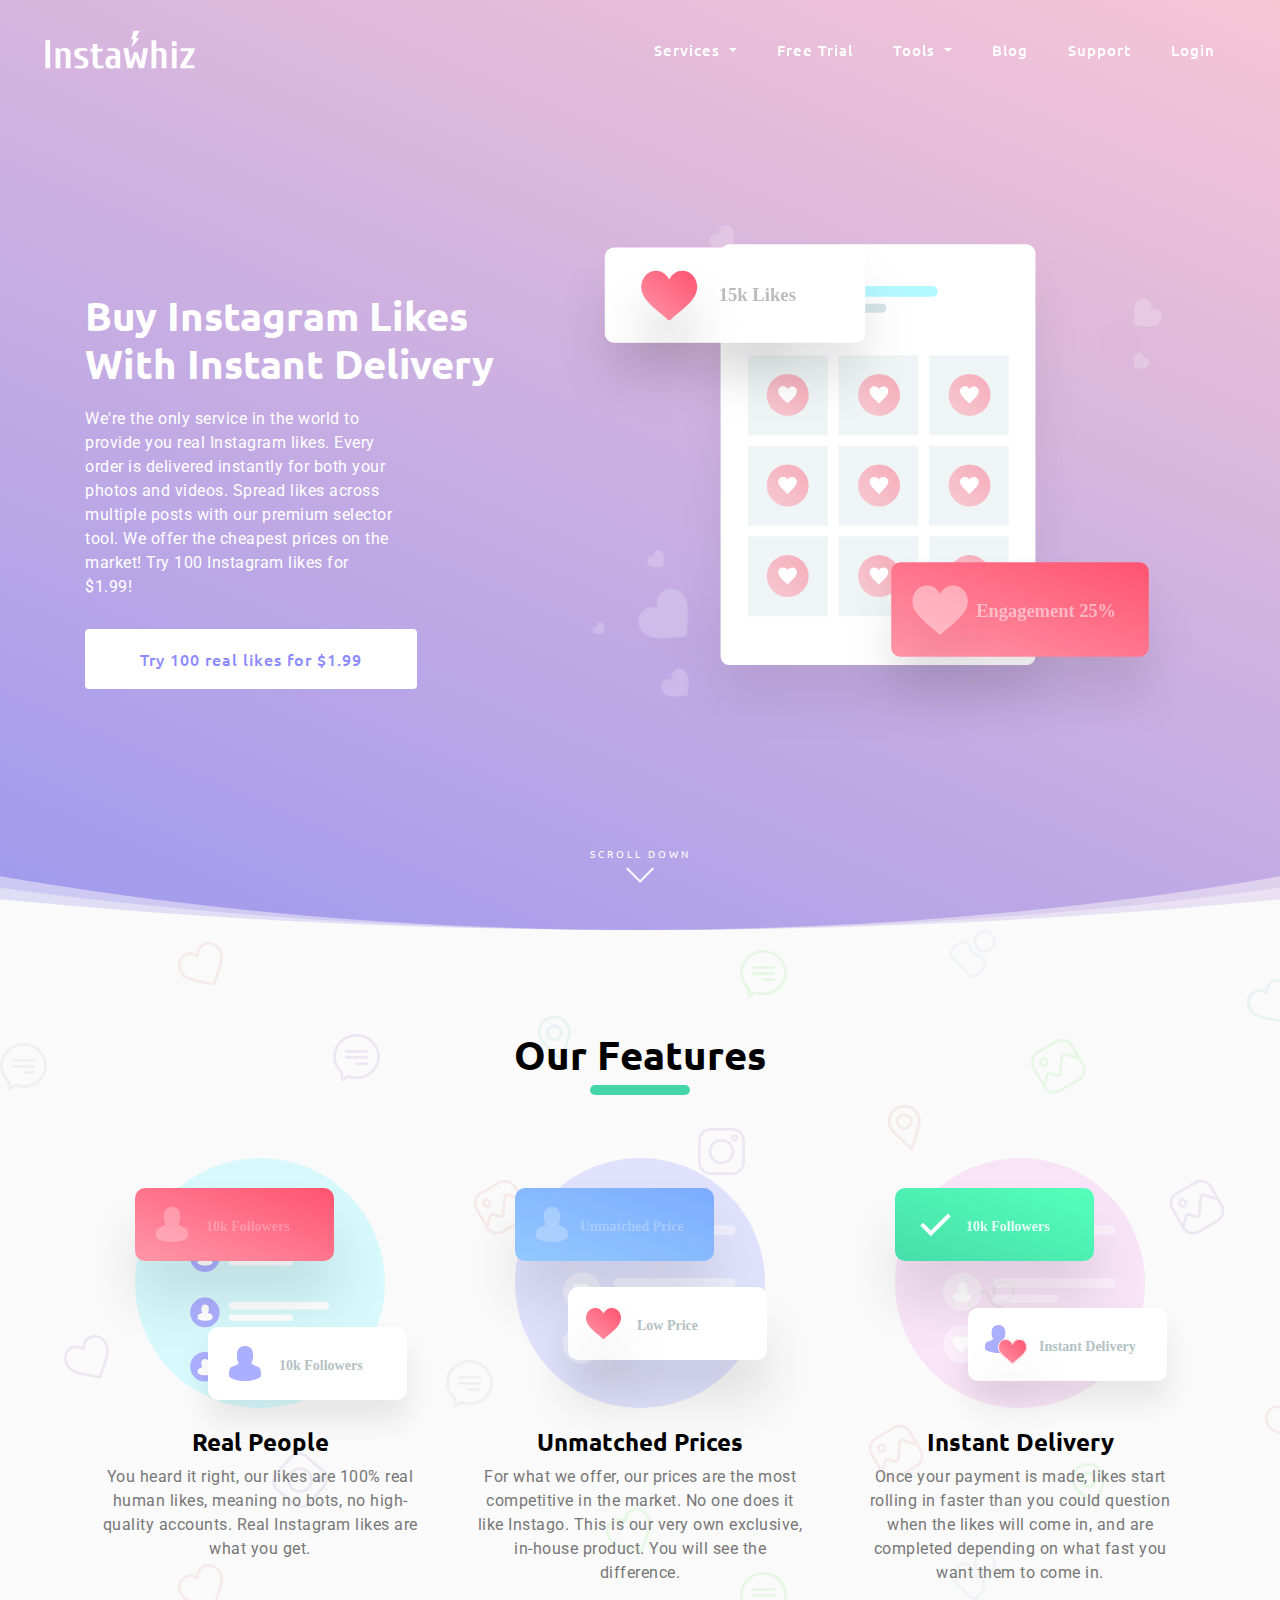
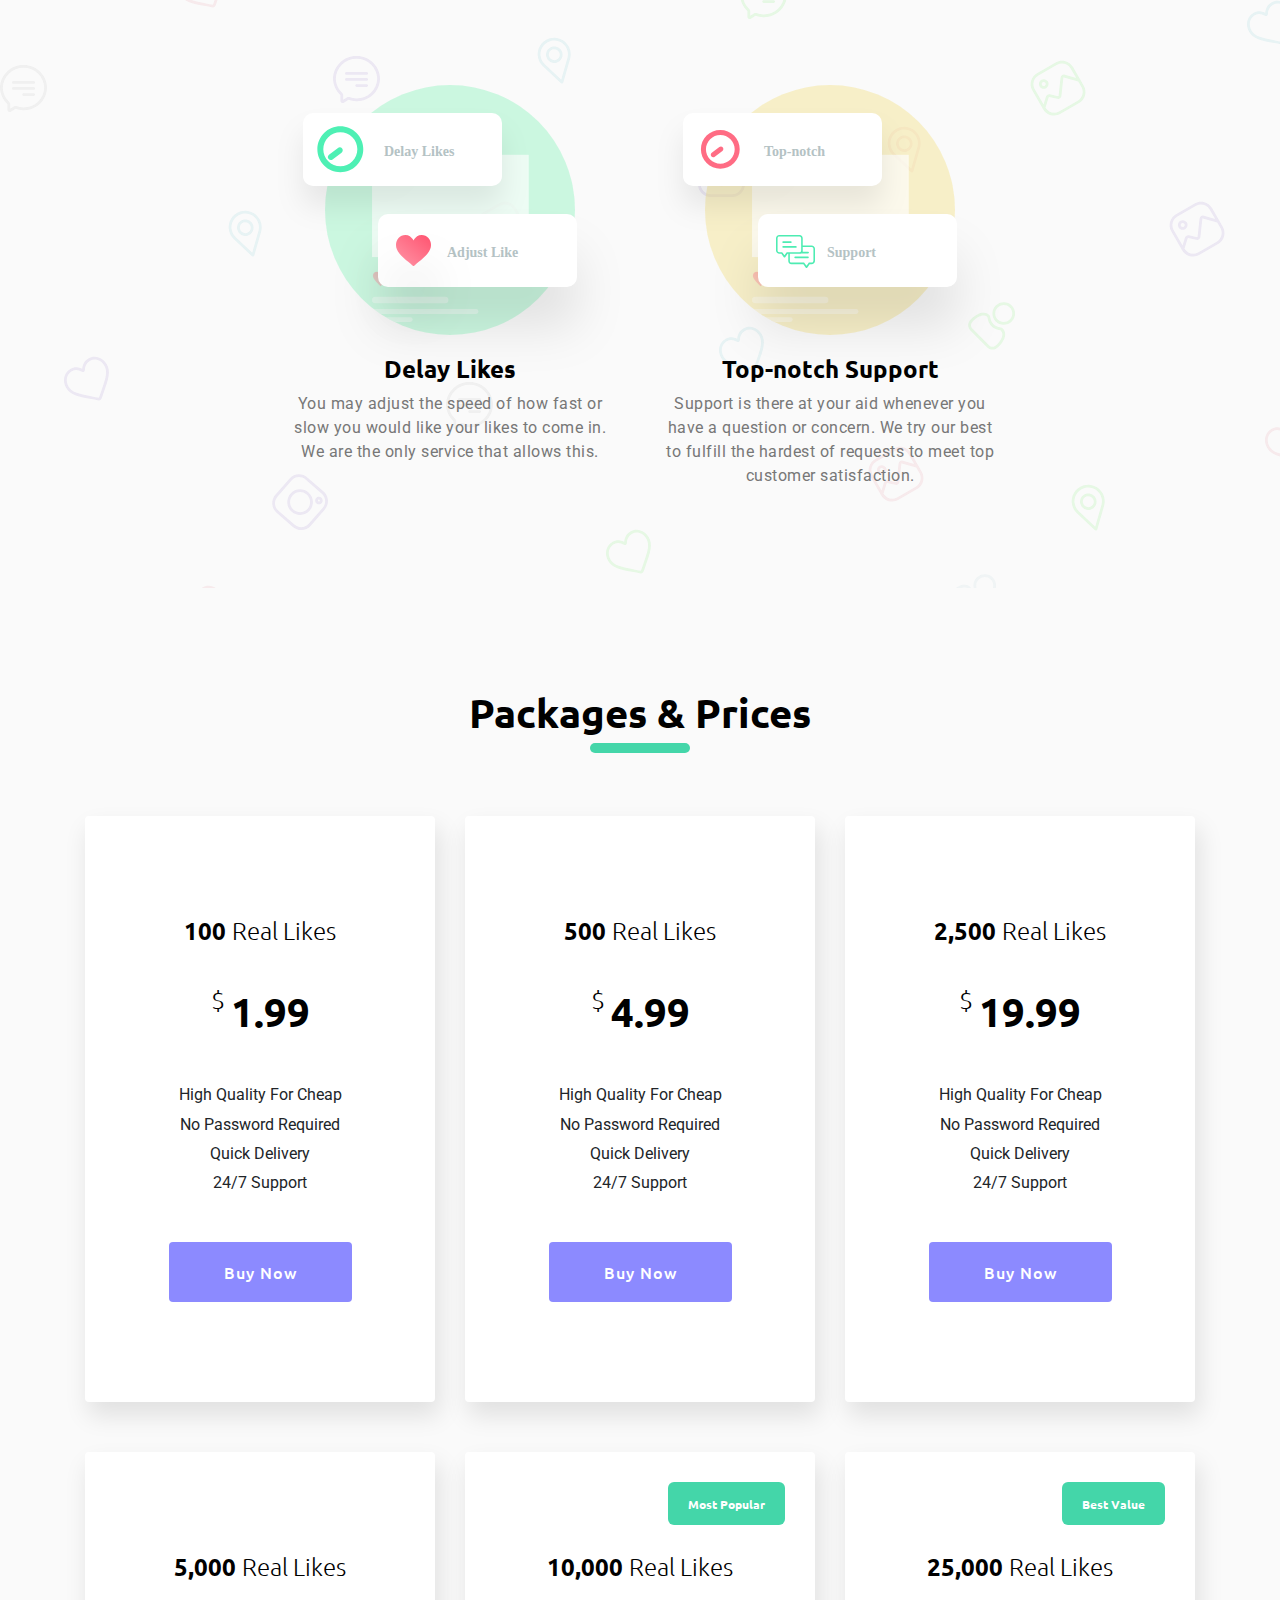
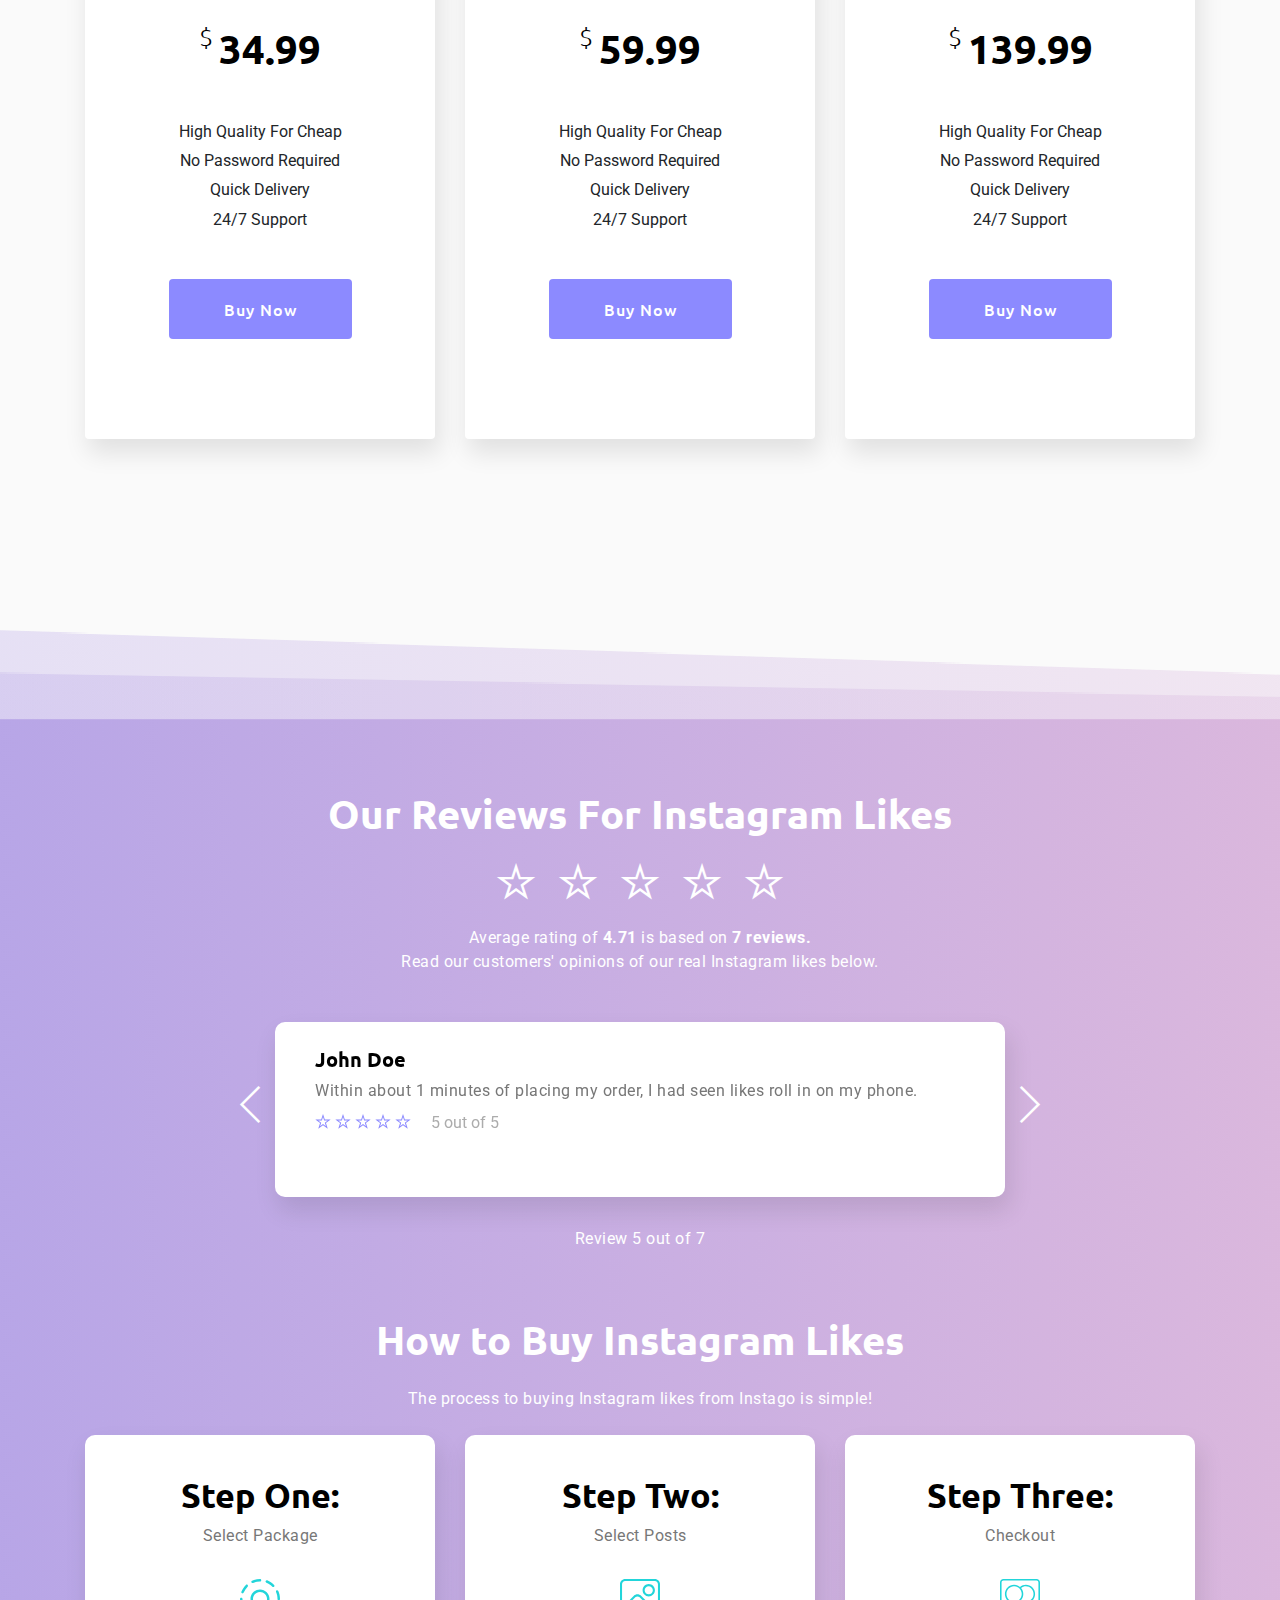
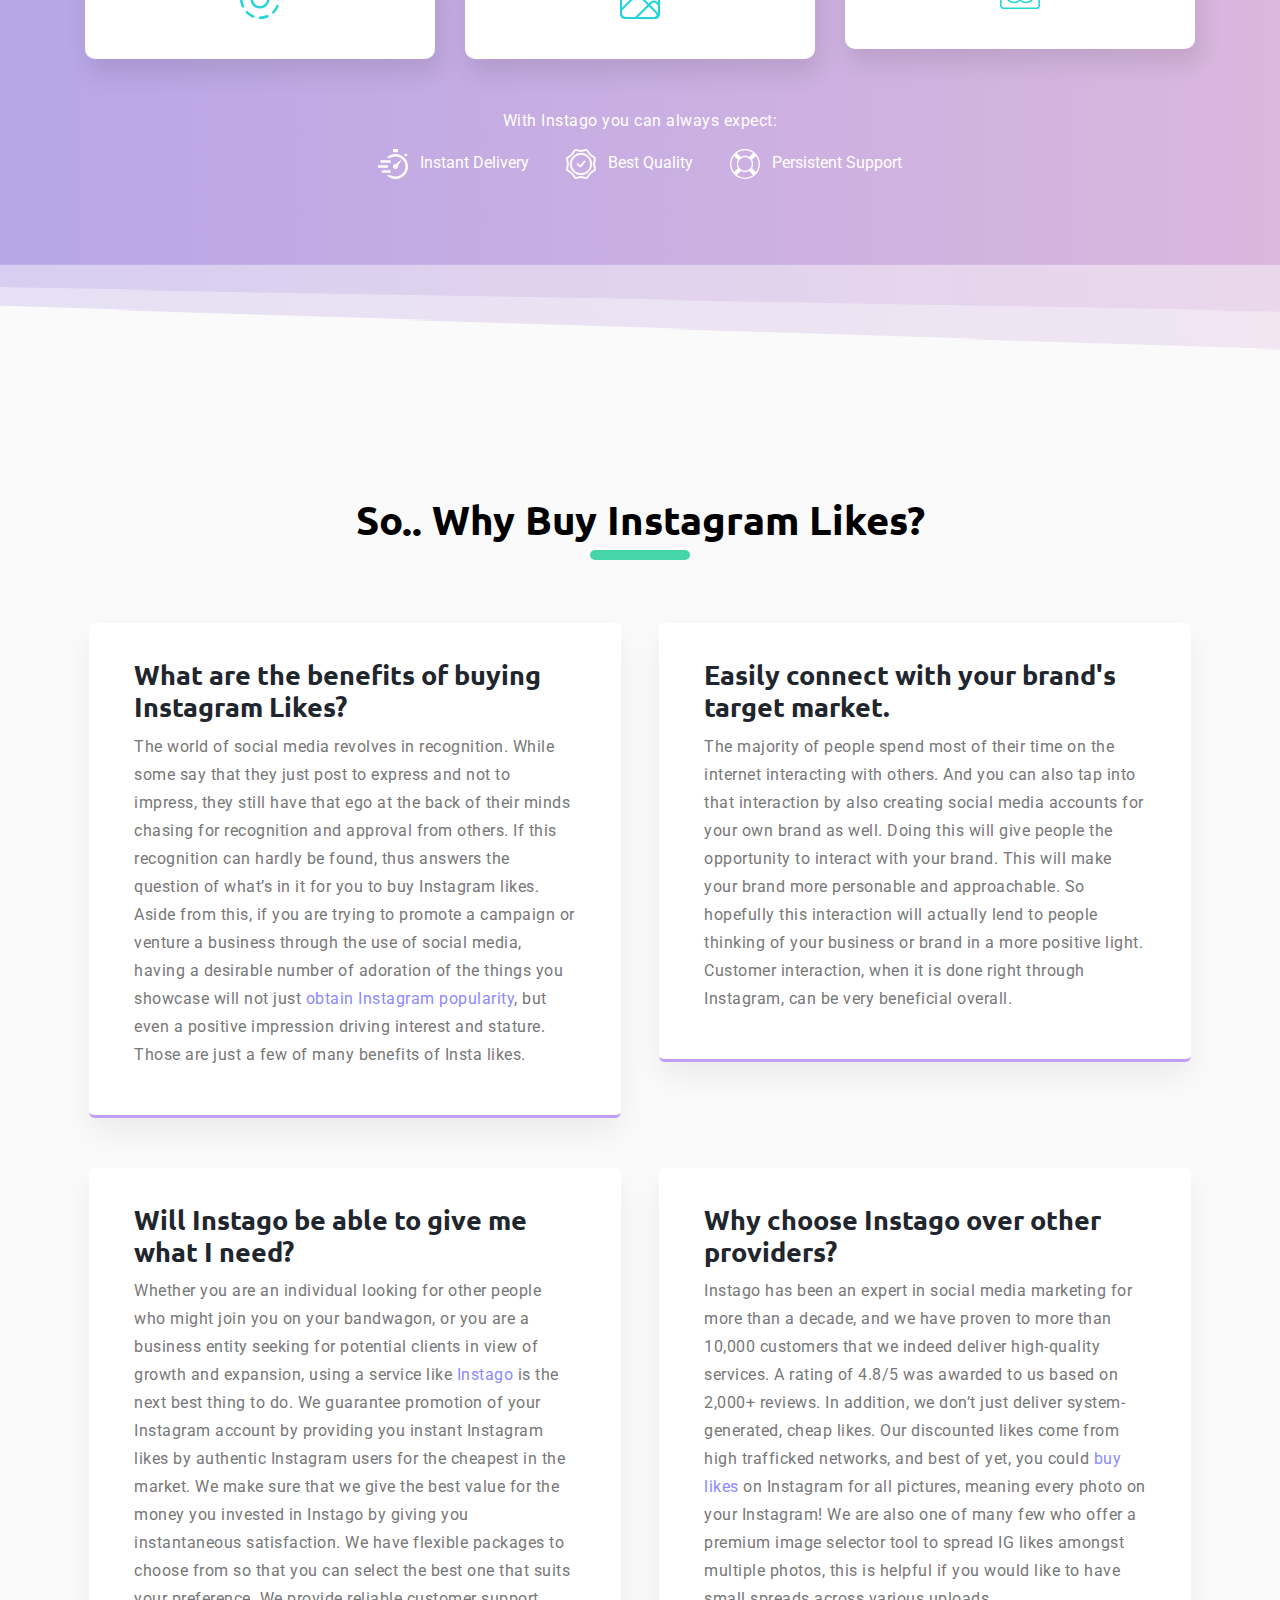
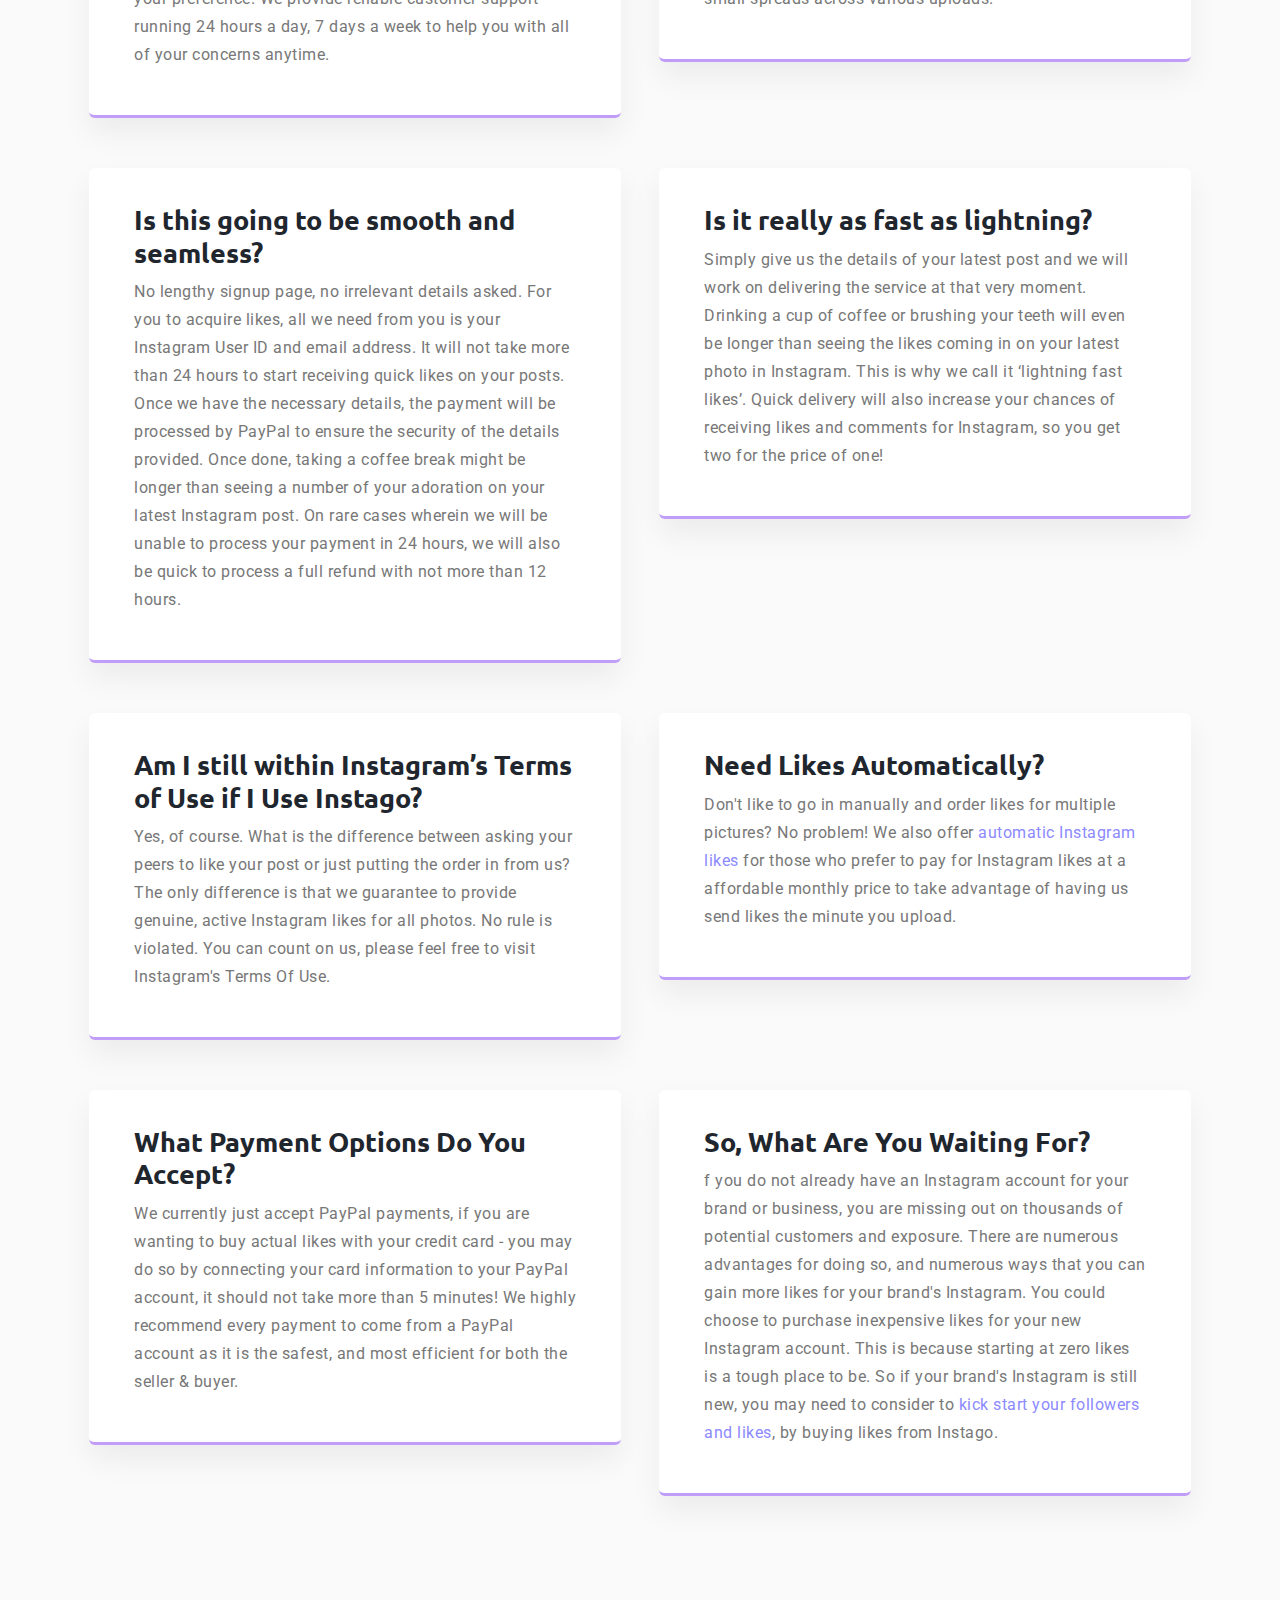
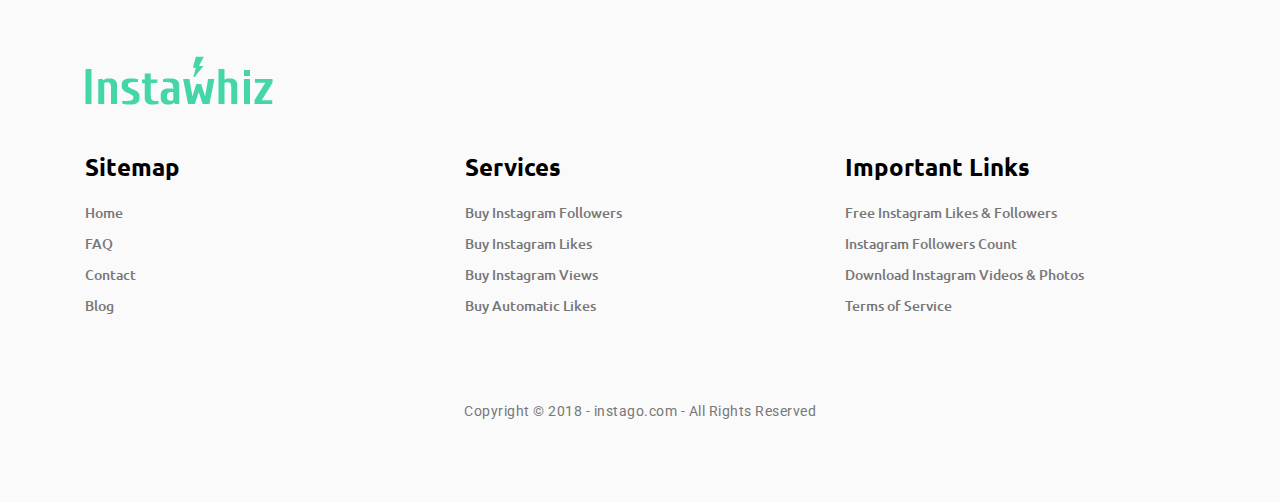
<file: instagram-likes.html>
<!DOCTYPE html>
<html lang="zxx">

<head>
  <meta charset="utf-8">
  <title>Instago</title>

  
  <!-- mobile responsive meta -->
  <meta name="viewport" content="width=device-width, initial-scale=1">
  <meta name="viewport" content="width=device-width, initial-scale=1, maximum-scale=1">
  
  <!-- Slick Carousel -->
  <link rel="stylesheet" href="plugins/slick/slick.css">
  <link rel="stylesheet" href="plugins/slick/slick-theme.css">
  <!-- Themify -->
  <link rel="stylesheet" href="plugins/themify-icons/themify-icons.css">
  <!-- Bootstrap -->
  <link rel="stylesheet" href="plugins/bootstrap/bootstrap.min.css">
  <!-- AOS -->
  <link rel="stylesheet" href="plugins/aos/aos.css">
  <!-- Odometer -->
  <link rel="stylesheet" href="plugins/odometer/odometer-theme-default.css">
  <!-- Stylesheets -->
  <link href="css/style.css" rel="stylesheet">
  
  <!--Favicon-->
  <link rel="shortcut icon" href="images/favicon.ico" type="image/x-icon">
  <link rel="icon" href="images/favicon.ico" type="image/x-icon">

</head>

<body>
  

<!-- Navbar Start -->
<nav class="main-nav navbar navbar-expand-lg fixed-top">
    <div class="container-fluid">
        <!-- Logo -->
        <a class="navbar-brand" href="index.html">
            <img src="images/logo.svg" alt="logo">
        </a>
        <!-- Toogle Button -->
        <button class="navbar-toggler" type="button" data-toggle="collapse" data-target="#mainNav">
            <span class="ti-menu">
            </span>
        </button>
        <div class="collapse navbar-collapse nav-list" id="mainNav">
            <!-- Navigation Links -->
            <ul class="navbar-nav ml-auto">
                <li class="nav-item dropdown">
                    <a class="nav-link dropdown-toggle" href="#" id="navbarDropdown" data-toggle="dropdown">
                        Services
                    </a>
                    <div class="dropdown-menu dropdown-menu-right">
                        <a class="dropdown-item" href="instagram-likes.html">Buy Instagram Likes</a>
                        <a class="dropdown-item" href="instagram-views.html">Buy Instagram Views</a>
                        <a class="dropdown-item" href="instagram-followers.html">Buy Instagram Followers</a>
                        <a class="dropdown-item" href="auto-likes.html">Automatic Likes</a>
                    </div>
                </li>
                <li class="nav-item">
                    <a class="nav-link" href="free-trial.html">Free Trial</a>
                </li>
                <li class="nav-item dropdown">
                    <a class="nav-link dropdown-toggle" href="#" id="navbarDropdown" data-toggle="dropdown">
                        Tools
                    </a>
                    <div class="dropdown-menu dropdown-menu-right">
                        <a class="dropdown-item" href="instagram-downloader.html">Download Instagram Videos & Photos</a>
                        <a class="dropdown-item" href="stats.html">Live Follower Count</a>
                    </div>
                </li>
                <li class="nav-item">
                    <a class="nav-link" href="blog.html">Blog</a>
                </li>
                <li class="nav-item">
                    <a class="nav-link" href="faq.html">Support</a>
                </li>
                <li class="nav-item">
                    <a class="nav-link" href="login.html">Login</a>
                </li>
            </ul>
        </div>
    </div>
</nav>
<!-- Navbar End -->

<section class="hero__area">
    <div class="container">
        <div class="row align-items-center">
            <div class="col-lg-5">
                <div class="hero__area-content">
                    <h2>
                        Buy Instagram Likes With Instant Delivery
                    </h2>
                    <p>
                        We're the only service in the world to provide you real Instagram likes. Every order is
                        delivered instantly for both your photos and videos. Spread likes across multiple posts with
                        our premium selector tool. We offer the cheapest prices on the market! Try 100 Instagram likes
                        for $1.99!
                    </p>
                    <a href="#pricing" class="btn btn-white page-scroll">
                        Try 100 real likes for $1.99
                    </a>
                </div>
            </div>
            <div class="col-lg-7">
                <div class="hero__area-images likes">
                    <div class="back floating-illu">
                        <svg viewBox="0 0 654 607" xmlns="http://www.w3.org/2000/svg" xmlns:xlink="http://www.w3.org/1999/xlink">
                            <defs>
                                <path d="M110.622 412.207c-2.96-3.358-7.064-5.207-11.56-5.207-6.322 0-10.324 3.775-12.568 6.943a22.878 22.878 0 0 0-1.494 2.42 23.08 23.08 0 0 0-1.494-2.42C81.262 410.775 77.26 407 70.937 407c-4.495 0-8.6 1.849-11.56 5.207C56.555 415.41 55 419.699 55 424.285c0 4.992 1.949 9.634 6.134 14.61 3.74 4.449 9.121 9.034 15.352 14.342a724.574 724.574 0 0 1 7.28 6.26l.076.068a1.756 1.756 0 0 0 2.316 0l.076-.067c2.557-2.237 4.958-4.282 7.28-6.261 6.23-5.308 11.611-9.893 15.352-14.341 4.185-4.977 6.134-9.62 6.134-14.611 0-4.586-1.555-8.875-4.378-12.078"
                                    id="b" />
                                <filter x="-158.3%" y="-103.8%" width="416.7%" height="458.5%" filterUnits="objectBoundingBox" id="a">
                                    <feOffset dy="40" in="SourceAlpha" result="shadowOffsetOuter1" />
                                    <feGaussianBlur stdDeviation="25" in="shadowOffsetOuter1" result="shadowBlurOuter1" />
                                    <feColorMatrix values="0 0 0 0 0 0 0 0 0 0 0 0 0 0 0 0 0 0 0.15 0" in="shadowBlurOuter1" />
                                </filter>
                                <path d="M109.371 494.349c-1.641-1.862-3.918-2.888-6.412-2.888-3.506 0-5.726 2.094-6.971 3.85a12.69 12.69 0 0 0-.828 1.344c-.231-.43-.506-.887-.829-1.343-1.245-1.757-3.465-3.851-6.971-3.851-2.494 0-4.771 1.026-6.412 2.888-1.566 1.777-2.428 4.156-2.428 6.7 0 2.768 1.08 5.343 3.402 8.103 2.075 2.468 5.06 5.01 8.515 7.955a401.888 401.888 0 0 1 4.038 3.472l.042.038a.974.974 0 0 0 1.285 0l.042-.038c1.418-1.24 2.75-2.374 4.038-3.472 3.456-2.945 6.44-5.487 8.515-7.955 2.321-2.76 3.402-5.335 3.402-8.104 0-2.543-.862-4.922-2.428-6.7"
                                    id="d" />
                                <filter x="-285.5%" y="-187.1%" width="670.9%" height="746.3%" filterUnits="objectBoundingBox" id="c">
                                    <feOffset dy="40" in="SourceAlpha" result="shadowOffsetOuter1" />
                                    <feGaussianBlur stdDeviation="25" in="shadowOffsetOuter1" result="shadowBlurOuter1" />
                                    <feColorMatrix values="0 0 0 0 0 0 0 0 0 0 0 0 0 0 0 0 0 0 0.15 0" in="shadowBlurOuter1" />
                                </filter>
                                <path d="M158.35 9.523a7.397 7.397 0 0 0-5.625-2.533c-3.076 0-5.023 1.836-6.115 3.378-.284.4-.525.8-.727 1.178a11.229 11.229 0 0 0-.727-1.178c-1.092-1.542-3.039-3.378-6.115-3.378-2.187 0-4.185.9-5.624 2.533-1.374 1.558-2.13 3.645-2.13 5.877 0 2.428.948 4.687 2.984 7.108 1.82 2.165 4.438 4.395 7.47 6.978 1.13.963 2.298 1.958 3.541 3.046l.038.033a.854.854 0 0 0 1.127 0l.036-.033c1.244-1.088 2.413-2.083 3.542-3.046 3.032-2.583 5.65-4.813 7.47-6.978 2.036-2.421 2.984-4.68 2.984-7.108 0-2.232-.756-4.319-2.13-5.877"
                                    id="f" />
                                <filter x="-325.4%" y="-213.3%" width="750.9%" height="836.8%" filterUnits="objectBoundingBox" id="e">
                                    <feOffset dy="40" in="SourceAlpha" result="shadowOffsetOuter1" />
                                    <feGaussianBlur stdDeviation="25" in="shadowOffsetOuter1" result="shadowBlurOuter1" />
                                    <feColorMatrix values="0 0 0 0 0 0 0 0 0 0 0 0 0 0 0 0 0 0 0.15 0" in="shadowBlurOuter1" />
                                </filter>
                                <path d="M81.368 362.343a5.177 5.177 0 0 0-3.936-1.773c-2.153 0-3.516 1.286-4.28 2.364a7.79 7.79 0 0 0-.509.825 7.86 7.86 0 0 0-.509-.825c-.764-1.078-2.127-2.364-4.28-2.364-1.53 0-2.929.63-3.937 1.773-.961 1.09-1.49 2.552-1.49 4.113 0 1.7.663 3.281 2.089 4.976 1.273 1.515 3.106 3.076 5.228 4.884.79.674 1.608 1.37 2.479 2.132l.026.023a.598.598 0 0 0 .788 0l.026-.023c.87-.762 1.689-1.458 2.48-2.132 2.121-1.808 3.954-3.37 5.227-4.884 1.426-1.695 2.09-3.276 2.09-4.976 0-1.561-.53-3.022-1.492-4.113"
                                    id="h" />
                                <filter x="-464.9%" y="-304.7%" width="1029.9%" height="1152.7%" filterUnits="objectBoundingBox" id="g">
                                    <feOffset dy="40" in="SourceAlpha" result="shadowOffsetOuter1" />
                                    <feGaussianBlur stdDeviation="25" in="shadowOffsetOuter1" result="shadowBlurOuter1" />
                                    <feColorMatrix values="0 0 0 0 0 0 0 0 0 0 0 0 0 0 0 0 0 0 0.15 0" in="shadowBlurOuter1" />
                                </filter>
                                <path d="M15.612 439.626a3.56 3.56 0 0 0-2.707-1.22c-1.48 0-2.418.885-2.943 1.626a5.357 5.357 0 0 0-.35.567 5.404 5.404 0 0 0-.35-.567c-.525-.741-1.463-1.625-2.943-1.625a3.56 3.56 0 0 0-2.707 1.219c-.661.75-1.025 1.754-1.025 2.828 0 1.17.456 2.256 1.436 3.422.876 1.041 2.136 2.115 3.595 3.358.544.463 1.106.942 1.705 1.466l.018.016a.411.411 0 0 0 .542 0l.018-.016c.599-.524 1.161-1.003 1.705-1.466 1.459-1.243 2.719-2.317 3.595-3.358.98-1.166 1.436-2.253 1.436-3.422 0-1.074-.364-2.078-1.025-2.828"
                                    id="j" />
                                <filter x="-676.1%" y="-443.2%" width="1452.3%" height="1630.9%" filterUnits="objectBoundingBox" id="i">
                                    <feOffset dy="40" in="SourceAlpha" result="shadowOffsetOuter1" />
                                    <feGaussianBlur stdDeviation="25" in="shadowOffsetOuter1" result="shadowBlurOuter1" />
                                    <feColorMatrix values="0 0 0 0 0 0 0 0 0 0 0 0 0 0 0 0 0 0 0.15 0" in="shadowBlurOuter1" />
                                </filter>
                                <path d="M618.161 90.574c-1.677-1.903-4.003-2.95-6.551-2.95-3.583 0-5.85 2.138-7.123 3.934-.33.465-.61.932-.846 1.372a13.08 13.08 0 0 0-.847-1.372c-1.271-1.796-3.54-3.935-7.123-3.935-2.547 0-4.874 1.048-6.55 2.95-1.6 1.816-2.481 4.247-2.481 6.846 0 2.828 1.104 5.46 3.476 8.28 2.12 2.52 5.169 5.119 8.7 8.127a410.616 410.616 0 0 1 4.125 3.548l.044.038a.995.995 0 0 0 1.312 0l.043-.038c1.449-1.267 2.81-2.426 4.126-3.548 3.53-3.008 6.58-5.606 8.7-8.127 2.372-2.82 3.476-5.452 3.476-8.28 0-2.6-.881-5.03-2.48-6.845"
                                    id="l" />
                                <filter x="-279.4%" y="-183.1%" width="658.8%" height="732.6%" filterUnits="objectBoundingBox" id="k">
                                    <feOffset dy="40" in="SourceAlpha" result="shadowOffsetOuter1" />
                                    <feGaussianBlur stdDeviation="25" in="shadowOffsetOuter1" result="shadowBlurOuter1" />
                                    <feColorMatrix values="0 0 0 0 0 0 0 0 0 0 0 0 0 0 0 0 0 0 0.15 0" in="shadowBlurOuter1" />
                                </filter>
                                <path d="M606.39 146.594a4.795 4.795 0 0 0-3.645-1.642c-1.994 0-3.257 1.19-3.964 2.19-.184.259-.34.518-.471.763a7.28 7.28 0 0 0-.471-.764c-.708-.999-1.97-2.19-3.965-2.19a4.795 4.795 0 0 0-3.646 1.643c-.89 1.01-1.38 2.363-1.38 3.81 0 1.574.615 3.038 1.935 4.607 1.18 1.403 2.876 2.85 4.841 4.523.733.624 1.49 1.27 2.296 1.975l.024.021a.554.554 0 0 0 .73 0l.025-.021c.806-.705 1.563-1.35 2.296-1.975 1.965-1.674 3.662-3.12 4.842-4.523 1.32-1.57 1.934-3.033 1.934-4.608 0-1.446-.49-2.799-1.38-3.81"
                                    id="n" />
                                <filter x="-502%" y="-329%" width="1104.1%" height="1236.7%" filterUnits="objectBoundingBox" id="m">
                                    <feOffset dy="40" in="SourceAlpha" result="shadowOffsetOuter1" />
                                    <feGaussianBlur stdDeviation="25" in="shadowOffsetOuter1" result="shadowBlurOuter1" />
                                    <feColorMatrix values="0 0 0 0 0 0 0 0 0 0 0 0 0 0 0 0 0 0 0.15 0" in="shadowBlurOuter1" />
                                </filter>
                            </defs>
                            <g fill="none" fill-rule="evenodd" opacity=".206">
                                <g class="love" transform="rotate(-45 107.692 423.1)">
                                    <use fill="#000" filter="url(#a)" xlink:href="#b" />
                                    <use fill="#FFF" xlink:href="#b" />
                                </g>
                                <g class="love" transform="rotate(-45 117.852 495.76)">
                                    <use fill="#000" filter="url(#c)" xlink:href="#d" />
                                    <use fill="#FFF" xlink:href="#d" />
                                </g>
                                <g class="love" transform="rotate(-45 168.575 9.484)">
                                    <use fill="#000" filter="url(#e)" xlink:href="#f" />
                                    <use fill="#FFF" xlink:href="#f" />
                                </g>
                                <g class="love" transform="rotate(-45 95.335 359.195)">
                                    <use fill="#000" filter="url(#g)" xlink:href="#h" />
                                    <use fill="#FFF" xlink:href="#h" />
                                </g>
                                <g class="love" transform="rotate(-45 32.304 434.213)">
                                    <use fill="#000" filter="url(#i)" xlink:href="#j" />
                                    <use fill="#FFF" xlink:href="#j" />
                                </g>
                                <g class="love" transform="rotate(45 594.948 126.04)">
                                    <use fill="#000" filter="url(#k)" xlink:href="#l" />
                                    <use fill="#FFF" xlink:href="#l" />
                                </g>
                                <g class="love" transform="rotate(45 589.617 176.71)">
                                    <use fill="#000" filter="url(#m)" xlink:href="#n" />
                                    <use fill="#FFF" xlink:href="#n" />
                                </g>
                            </g>
                        </svg>
                    </div>
                    <div class="top-left floating-illu">
                        <img src="images/hero-likes/likes.svg" alt="likes">
                    </div>
                    <div class="center floating-illu">
                        <img src="images/hero-likes/instagramfollower.svg" alt="instagramfollower">
                    </div>
                    <div class="bottom-right floating-illu">
                        <img src="images/hero-likes/engagement.svg" alt="engagement">
                    </div>
                </div>
            </div>
        </div>
    </div>
    <a href="#feature" class="scroll__down page-scroll">
        <span>Scroll Down</span>
        <i class="ti-angle-down"></i>
    </a>
</section>

<section class="section pb-0" id="feature" style="background-image: url('images/backgrounds/pattern-bg.svg');">
    <div class="container">
        <div class="row justify-content-center">
            <div class="col-lg-12 text-center">
                <h2 class="section__title-center">Our Features</h2>
            </div>
            <div class="col-lg-4 col-md-6 text-center">
                <div class="features__item">
                    <div class="features__image">
                        <img class="illustration top-left" src="images/real-people/top-left.svg" alt="top-left">
                        <img class="illustration center" src="images/real-people/center.svg"
                            alt="center">
                        <img class="illustration bottom-right" src="images/real-people/bottom-right.svg"
                            alt="bottom-right">
                    </div>
                    <h4>Real People</h4>
                    <p class="mx-2">You heard it right, our likes are 100% real human likes, meaning no bots, no
                        high-quality accounts. Real Instagram likes are what you get.</p>
                </div>
            </div>
            <div class="col-lg-4 col-md-6 text-center">
                <div class="features__item">
                    <div class="features__image">
                        <img class="illustration top-left" src="images/unmatched-price/top-left.svg" alt="top-left">
                        <img class="illustration center" src="images/unmatched-price/center.svg" alt="center">
                        <img class="illustration bottom-right" src="images/unmatched-price/bottom-right.svg" alt="bottom-right">
                    </div>
                    <h4>Unmatched Prices</h4>
                    <p class="mx-2">For what we offer, our prices are the most competitive in the market. No one does it like Instago. This is our very own exclusive, in-house product. You will see the
                        difference.</p>
                </div>
            </div>
            <div class="col-lg-4 col-md-6 text-center">
                <div class="features__item">
                    <div class="features__image pink">
                        <img class="illustration top-left" src="images/instant-delivery/top-left.svg" alt="top-left">
                        <img class="illustration center" src="images/instant-delivery/center.svg" alt="center">
                        <img class="illustration bottom-right" src="images/instant-delivery/bottom-right.svg" alt="bottom-right">
                    </div>
                    <h4>Instant Delivery</h4>
                    <p class="mx-2">Once your payment is made, likes start rolling in faster than you could question when the likes will come in, and are completed depending on what fast you want them to come in.</p>
                </div>
            </div>
            <div class="col-lg-4 col-md-6 text-center">
                <div class="features__item">
                    <div class="features__image">
                        <img class="illustration top-left" src="images/delay-likes/top-left.svg" alt="top-left">
                        <img class="illustration center" src="images/delay-likes/center.svg" alt="center">
                        <img class="illustration bottom-right" src="images/delay-likes/bottom-right.svg" alt="bottom-right">
                    </div>
                    <h4>Delay Likes</h4>
                    <p class="mx-2">You may adjust the speed of how fast or slow you would like your likes to come in. We are the only service that allows this.</p>
                </div>
            </div>
            <div class="col-lg-4 col-md-6 text-center">
                <div class="features__item">
                    <div class="features__image">
                        <img class="illustration top-left" src="images/top-notch/top-left.svg" alt="top-left">
                        <img class="illustration center" src="images/top-notch/center.svg" alt="center">
                        <img class="illustration bottom-right" src="images/top-notch/bottom-right.svg" alt="bottom-right">
                    </div>
                    <h4>Top-notch Support</h4>
                    <p class="mx-2">Support is there at your aid whenever you have a question or concern. We try our best to fulfill the hardest of requests to meet top customer satisfaction.</p>
                </div>
            </div>
        </div>
    </div>
</section>

<section class="section pricing" id="pricing">
    <div class="container">
        <div class="row justify-content-center">
            <div class="col-lg-12 text-center">
                <h2 class="section__title-center">Packages & Prices</h2>
            </div>
            <div class="col-lg-4 col-md-6">
                <div class="pricing__item">
                    <h4> 100 <span> Real Likes </span></h4>
                    <h2><span> $ </span>1.99</h2>
                    <ul class="pl-0">
                        <li>High Quality For Cheap</li>
                        <li>No Password Required</li>
                        <li>Quick Delivery</li>
                        <li>24/7 Support</li>
                    </ul>
                    <a href="#" class="btn btn-primary">Buy Now</a>
                </div>
            </div>
            <div class="col-lg-4 col-md-6">
                <div class="pricing__item">
                    <h4> 500 <span> Real Likes </span></h4>
                    <h2><span> $ </span>4.99</h2>
                    <ul class="pl-0">
                        <li>High Quality For Cheap</li>
                        <li>No Password Required</li>
                        <li>Quick Delivery</li>
                        <li>24/7 Support</li>
                    </ul>
                    <a href="#" class="btn btn-primary">Buy Now</a>
                </div>
            </div>
            <div class="col-lg-4 col-md-6">
                <div class="pricing__item">
                    <h4> 2,500 <span> Real Likes </span></h4>
                    <h2><span> $ </span>19.99</h2>
                    <ul class="pl-0">
                        <li>High Quality For Cheap</li>
                        <li>No Password Required</li>
                        <li>Quick Delivery</li>
                        <li>24/7 Support</li>
                    </ul>
                    <a href="#" class="btn btn-primary">Buy Now</a>
                </div>
            </div>
            <div class="col-lg-4 col-md-6">
                <div class="pricing__item">
                    <h4> 5,000 <span> Real Likes </span></h4>
                    <h2><span> $ </span>34.99</h2>
                    <ul class="pl-0">
                        <li>High Quality For Cheap</li>
                        <li>No Password Required</li>
                        <li>Quick Delivery</li>
                        <li>24/7 Support</li>
                    </ul>
                    <a href="#" class="btn btn-primary">Buy Now</a>
                </div>
            </div>
            <div class="col-lg-4 col-md-6">
                <div class="pricing__item">
                    <div class="pricing__item-badge">
                        <span>Most Popular</span>
                    </div>
                    <h4> 10,000 <span> Real Likes </span></h4>
                    <h2><span> $ </span>59.99</h2>
                    <ul class="pl-0">
                        <li>High Quality For Cheap</li>
                        <li>No Password Required</li>
                        <li>Quick Delivery</li>
                        <li>24/7 Support</li>
                    </ul>
                    <a href="#" class="btn btn-primary">Buy Now</a>
                </div>
            </div>
            <div class="col-lg-4 col-md-6">
                <div class="pricing__item">
                    <div class="pricing__item-badge">
                        <span>Best Value</span>
                    </div>
                    <h4> 25,000 <span> Real Likes </span></h4>
                    <h2><span> $ </span>139.99</h2>
                    <ul class="pl-0">
                        <li>High Quality For Cheap</li>
                        <li>No Password Required</li>
                        <li>Quick Delivery</li>
                        <li>24/7 Support</li>
                    </ul>
                    <a href="#" class="btn btn-primary">Buy Now</a>
                </div>
            </div>
        </div>
    </div>
</section>

<section class="section testimonial bg-arced">
    <div class="container">
        <div class="row mb-5">
            <div class="col-lg-12 text-center">
                <h2 class="text-white mb-4">Our Reviews For Instagram Likes</h2>
                <ul class="list-inline rating-star mb-4">
                    <li class="list-inline-item"><i class="ti-star"></i></li>
                    <li class="list-inline-item"><i class="ti-star"></i></li>
                    <li class="list-inline-item"><i class="ti-star"></i></li>
                    <li class="list-inline-item"><i class="ti-star"></i></li>
                    <li class="list-inline-item"><i class="ti-star"></i></li>
                </ul>
                <p class="text-white mb-5">Average rating of <strong>4.71</strong> is based on <strong>7 reviews.</strong>
                    <br>
                    Read our customers' opinions of our real Instagram likes below.</p>
            </div>
            <div class="col-lg-8 mx-auto">
                <div class="testimonial__slider">
                    <div class="testimonial__slides">
                        <h5>John Doe</h5>
                        <p>Within about 1 minutes of placing my order, I had seen likes roll in on my phone.</p>
                        <ul class="list-inline d-inline-block mr-3">
                            <li class="list-inline-item mx-0"><i class="ti-star"></i></li>
                            <li class="list-inline-item mx-0"><i class="ti-star"></i></li>
                            <li class="list-inline-item mx-0"><i class="ti-star"></i></li>
                            <li class="list-inline-item mx-0"><i class="ti-star"></i></li>
                            <li class="list-inline-item mx-0"><i class="ti-star"></i></li>
                        </ul>
                        <span>5 out of 5</span>
                    </div>
                    <div class="testimonial__slides">
                        <h5>Alex Hunter</h5>
                        <p>likes received were instant by real people, price is cheap for whats provided by gram blast!</p>
                        <ul class="list-inline d-inline-block mr-3">
                            <li class="list-inline-item mx-0"><i class="ti-star"></i></li>
                            <li class="list-inline-item mx-0"><i class="ti-star"></i></li>
                            <li class="list-inline-item mx-0"><i class="ti-star"></i></li>
                            <li class="list-inline-item mx-0"><i class="ti-star"></i></li>
                            <li class="list-inline-item mx-0"><i class="ti-star"></i></li>
                        </ul>
                        <span>5 out of 5</span>
                    </div>
                </div>
                <p class="text-white text-center">Review 5 out of 7</p>
            </div>
        </div>
        <div class="row justify-content-center">
            <div class="col-lg-12 text-center">
                <h2 class="text-white mb-4">How to Buy Instagram Likes</h2>
                <p class="text-white mb-4">The process to buying Instagram likes from Instago is simple!</p>
            </div>
            <div class="col-lg-4 col-md-6">
                <div class="buy__steps">
                    <h3>Step One:</h3>
                    <p>Select Package</p>
                    <img src="images/buy-steps/buy-likes-how-step-1.svg" alt="Step-img">
                </div>
            </div>
            <div class="col-lg-4 col-md-6">
                <div class="buy__steps">
                    <h3>Step Two:</h3>
                    <p>Select Posts</p>
                    <img src="images/buy-steps/buy-likes-how-step-2.svg" alt="Step-img">
                </div>
            </div>
            <div class="col-lg-4 col-md-6">
                <div class="buy__steps">
                    <h3>Step Three:</h3>
                    <p>Checkout</p>
                    <img src="images/buy-steps/buy-likes-how-step-3.svg" alt="Step-img">
                </div>
            </div>
            <div class="col-lg-12 text-center">
                <p class="text-white">With Instago you can always expect:</p>
                <ul class="list-inline expect__list">
                    <li class="list-inline-item">
                        <img src="images/icon/instant-delevery.svg" alt="icon" class="img-fluid mr-2">
                        <span class="text-white">Instant Delivery</span>
                    </li>
                    <li class="list-inline-item">
                        <img src="images/icon/best-quality.svg" alt="icon" class="img-fluid mr-2">
                        <span class="text-white">Best Quality</span>
                    </li>
                    <li class="list-inline-item">
                        <img src="images/icon/persistent-support.svg" alt="icon" class="img-fluid mr-2">
                        <span class="text-white">Persistent Support</span>
                    </li>
                </ul>
            </div>
        </div>
    </div>
</section>

<section class="section pb-0">
    <div class="container">
        <div class="row">
            <div class="col-lg-12 text-center">
                <h2 class="section__title-center">So.. Why Buy Instagram Likes?</h2>
            </div>
            <div class="col-md-6">
                <div class="feature__item mx-1 violet">
                    <h3>What are the benefits of buying Instagram Likes?</h3>
                    <p>The world of social media revolves in recognition. While some say that they just post to express and not to impress, they still have that ego at the back of their minds chasing for recognition and approval from others. If this recognition can hardly be found, thus answers the question of what’s in it for you to buy Instagram likes. Aside from this, if you are trying to promote a campaign or venture a business through the use of social media, having a desirable number of adoration of the things you showcase will not just <a href="#">obtain Instagram popularity</a>, but even a positive impression driving interest and stature. Those are just a few of many benefits of Insta likes.</p>
                </div>
            </div>
            <div class="col-md-6">
                <div class="feature__item mx-1 violet">
                <h3>Easily connect with your brand's target market.</h3>
                <p>The majority of people spend most of their time on the internet interacting with others. And you can also tap into that interaction by also creating social media accounts for your own brand as well. Doing this will give people the opportunity to interact with your brand. This will make your brand more personable and approachable. So hopefully this interaction will actually lend to people thinking of your business or brand in a more positive light. Customer interaction, when it is done right through Instagram, can be very beneficial overall.</p>
                </div>
            </div>
            <div class="col-md-6">
                <div class="feature__item mx-1 violet">
                    <h3>Will Instago be able to give me what I need?</h3>
                    <p>Whether you are an individual looking for other people who might join you on your bandwagon, or you are a business entity seeking for potential clients in view of growth and expansion, using a service like <a href="#">Instago</a> is the next best thing to do. We guarantee promotion of your Instagram account by providing you instant Instagram likes by authentic Instagram users for the cheapest in the market. We make sure that we give the best value for the money you invested in Instago by giving you instantaneous satisfaction. We have flexible packages to choose from so that you can select the best one that suits your preference. We provide reliable customer support running 24 hours a day, 7 days a week to help you with all of your concerns anytime.</p>
                </div>
            </div>
            <div class="col-md-6">
                <div class="feature__item mx-1 violet">
                <h3>Why choose Instago over other providers?</h3>
                <p>Instago has been an expert in social media marketing for more than a decade, and we have proven to more than 10,000 customers that we indeed deliver high-quality services. A rating of 4.8/5 was awarded to us based on 2,000+ reviews. In addition, we don’t just deliver system-generated, cheap likes. Our discounted likes come from high trafficked networks, and best of yet, you could <a href="#">buy likes</a> on Instagram for all pictures, meaning every photo on your Instagram! We are also one of many few who offer a premium image selector tool to spread IG likes amongst multiple photos, this is helpful if you would like to have small spreads across various uploads.</p>
                </div>
            </div>
            <div class="col-md-6">
                <div class="feature__item mx-1 violet">
                    <h3>Is this going to be smooth and seamless?</h3>
                    <p>No lengthy signup page, no irrelevant details asked. For you to acquire likes, all we need from you is your Instagram User ID and email address. It will not take more than 24 hours to start receiving quick likes on your posts. Once we have the necessary details, the payment will be processed by PayPal to ensure the security of the details provided. Once done, taking a coffee break might be longer than seeing a number of your adoration on your latest Instagram post. On rare cases wherein we will be unable to process your payment in 24 hours, we will also be quick to process a full refund with not more than 12 hours.</p>
                </div>
            </div>
            <div class="col-md-6">
                <div class="feature__item mx-1 violet">
                <h3>Is it really as fast as lightning?</h3>
                <p>Simply give us the details of your latest post and we will work on delivering the service at that very moment. Drinking a cup of coffee or brushing your teeth will even be longer than seeing the likes coming in on your latest photo in Instagram. This is why we call it ‘lightning fast likes’. Quick delivery will also increase your chances of receiving likes and comments for Instagram, so you get two for the price of one!</p>
                </div>
            </div>
            <div class="col-md-6">
                <div class="feature__item mx-1 violet">
                    <h3>Am I still within Instagram’s Terms of Use if I Use Instago?</h3>
                    <p>Yes, of course. What is the difference between asking your peers to like your post or just putting the order in from us? The only difference is that we guarantee to provide genuine, active Instagram likes for all photos. No rule is violated. You can count on us, please feel free to visit Instagram's Terms Of Use.</p>
                </div>
            </div>
            <div class="col-md-6">
                <div class="feature__item mx-1 violet">
                <h3>Need Likes Automatically?</h3>
                <p>Don't like to go in manually and order likes for multiple pictures? No problem! We also offer <a href="#">automatic Instagram likes</a> for those who prefer to pay for Instagram likes at a affordable monthly price to take advantage of having us send likes the minute you upload.</p>
                </div>
            </div>
            <div class="col-md-6">
                <div class="feature__item mx-1 violet">
                    <h3>What Payment Options Do You Accept?</h3>
                    <p>We currently just accept PayPal payments, if you are wanting to buy actual likes with your credit card - you may do so by connecting your card information to your PayPal account, it should not take more than 5 minutes! We highly recommend every payment to come from a PayPal account as it is the safest, and most efficient for both the seller & buyer.</p>
                </div>
            </div>
            <div class="col-md-6">
                <div class="feature__item mx-1 violet">
                <h3>So, What Are You Waiting For?</h3>
                <p>f you do not already have an Instagram account for your brand or business, you are missing out on thousands of potential customers and exposure. There are numerous advantages for doing so, and numerous ways that you can gain more likes for your brand's Instagram. You could choose to purchase inexpensive likes for your new Instagram account. This is because starting at zero likes is a tough place to be. So if your brand's Instagram is still new, you may need to consider to <a href="#">kick start your followers and likes</a>, by buying likes from Instago.</p>
                </div>
            </div>
        </div>
    </div>
</section>

<footer class="footer">
    <div class="container">
        <div class="row">
            <div class="col-12">
                <div class="footer-logo mb-5 text-center text-sm-left">
                    <img src="images/logo-alt.png" alt="footer-logo">
                </div>
            </div>
            <div class="col-md-4 col-sm-6 mb-5 mb-md-0 text-center text-sm-left">
                <div class="footer__block">
                    <h4 class="mb-3">Sitemap</h4>
                    <ul class="footer__links p-0 m-0">
                        <li><a href="index.html">Home</a></li>
                        <li><a href="faq.html">FAQ</a></li>
                        <li><a href="#">Contact</a></li>
                        <li><a href="blog.html">Blog</a></li>
                    </ul>
                </div>
            </div>
            <div class="col-md-4 col-sm-6 mb-5 mb-md-0 text-center text-sm-left">
                <div class="footer__block">
                    <h4 class="mb-3">Services</h4>
                    <ul class="footer__links p-0 m-0">
                        <li><a href="instagram-followers.html">Buy Instagram Followers</a></li>
                        <li><a href="instagram-likes.html">Buy Instagram Likes</a></li>
                        <li><a href="instagram-views.html">Buy Instagram Views</a></li>
                        <li><a href="auto-likes.html">Buy Automatic Likes</a></li>
                    </ul>
                </div>
            </div>
            <div class="col-md-4 col-sm-12 mb-5 mb-md-0 text-center text-sm-left">
                <div class="footer__block">
                    <h4 class="mb-3">Important Links</h4>
                    <ul class="footer__links p-0 m-0">
                        <li><a href="#">Free Instagram Likes & Followers</a></li>
                        <li><a href="#">Instagram Followers Count</a></li>
                        <li><a href="#">Download Instagram Videos & Photos</a></li>
                        <li><a href="#">Terms of Service</a></li>
                    </ul>
                </div>
            </div>
        </div>
        <div class="row">
            <div class="col-12 text-center">
                <div class="footer__copyright">
                    <p class="mb-0">Copyright © 2018 - instago.com - All Rights Reserved</p>
                </div>
            </div>
        </div>
    </div>
</footer>

<!-- jQuery -->
<script src="plugins/jQuery/jquery.min.js"></script>
<!-- Bootstrap JS -->
<script src="plugins/bootstrap/bootstrap.min.js"></script>
<!-- Slick Slider -->
<script src="plugins/slick/slick.min.js"></script>
<!-- Match Height -->
<script src="plugins/match-height/match-height.js"></script>
<!-- Smooth Scroll -->
<script src="plugins/smooth-scroll/smooth-scroll.js"></script>
<!-- AOS -->
<script src="plugins/aos/aos.js"></script>
<!-- Headroom Js -->
<script src="plugins/headroomjs/headroom.min.js"></script>
<!-- Parallax -->
<script src="plugins/parallax/parallax.min.js"></script>
<!-- Odometer -->
<script src="plugins/odometer/odometer.min.js"></script>
<!-- Main Script -->
<script src="js/script.js"></script>
</body>
</html>
</file>
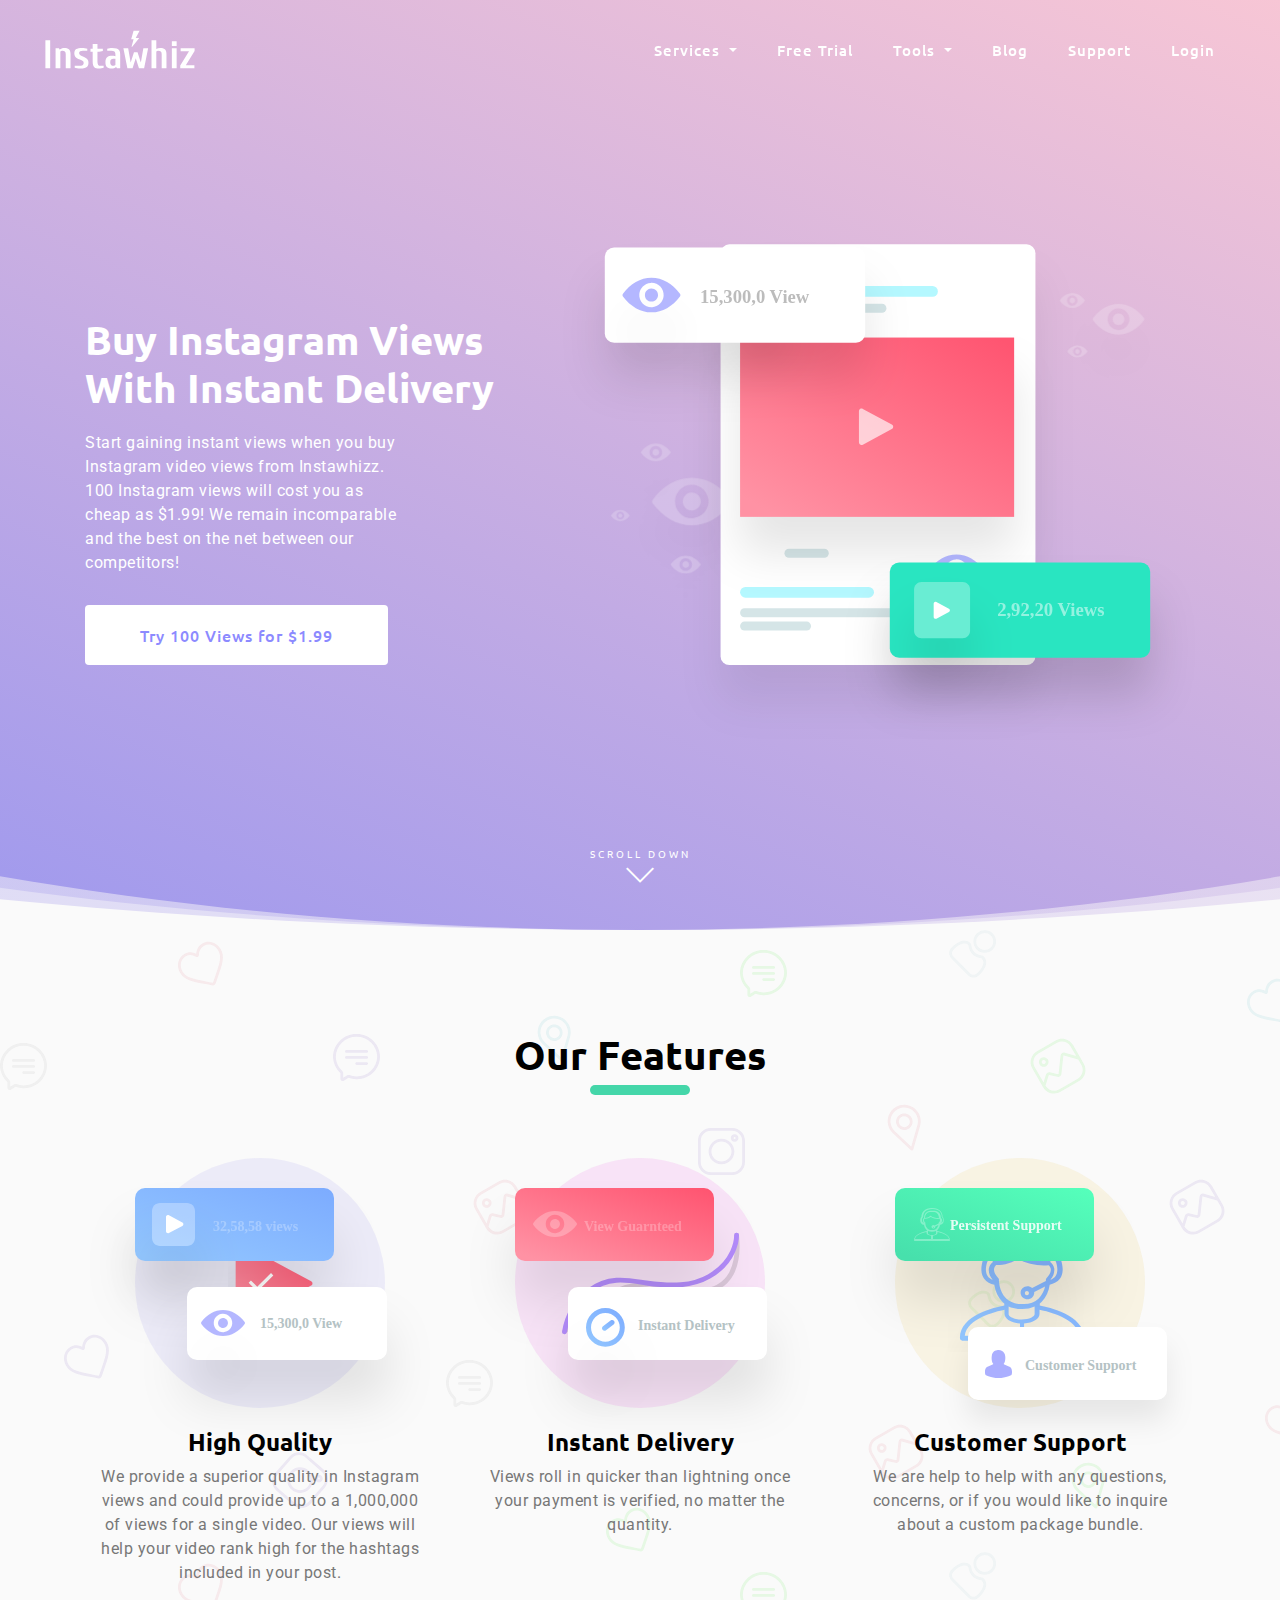
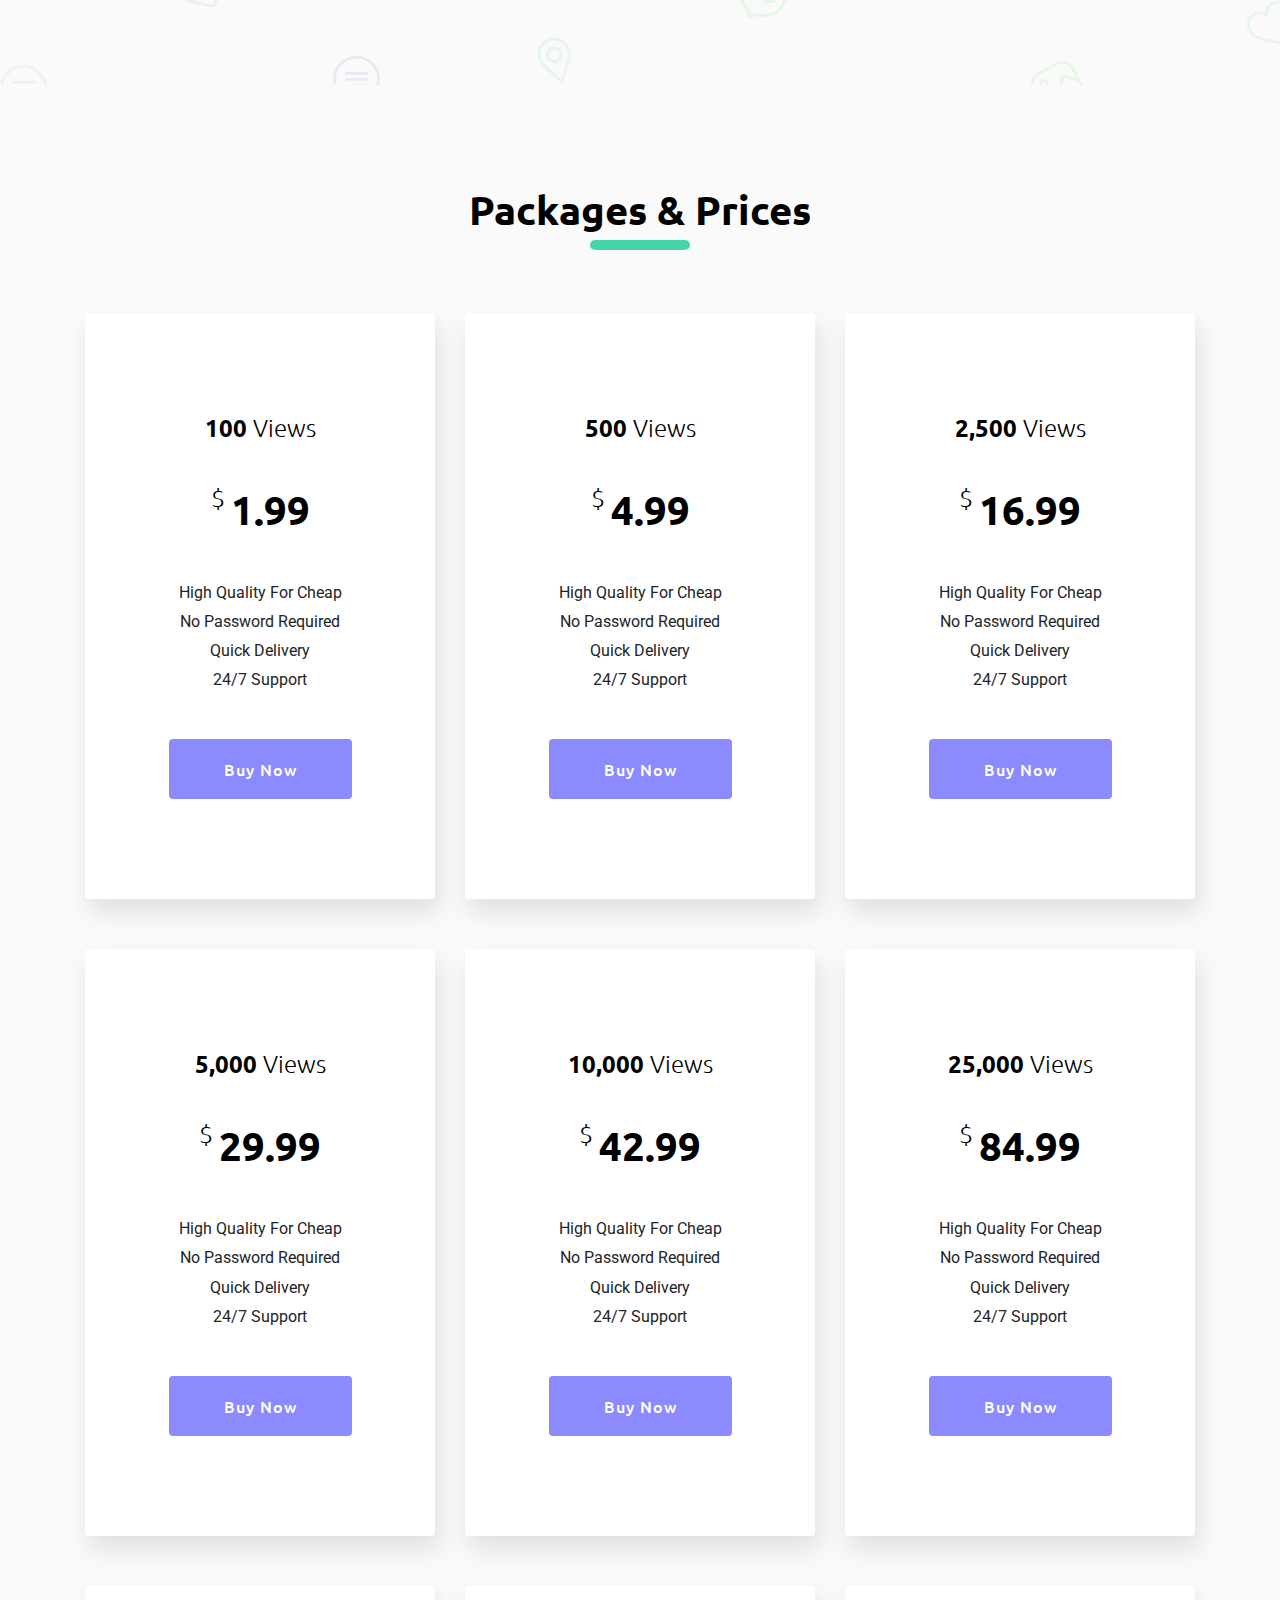
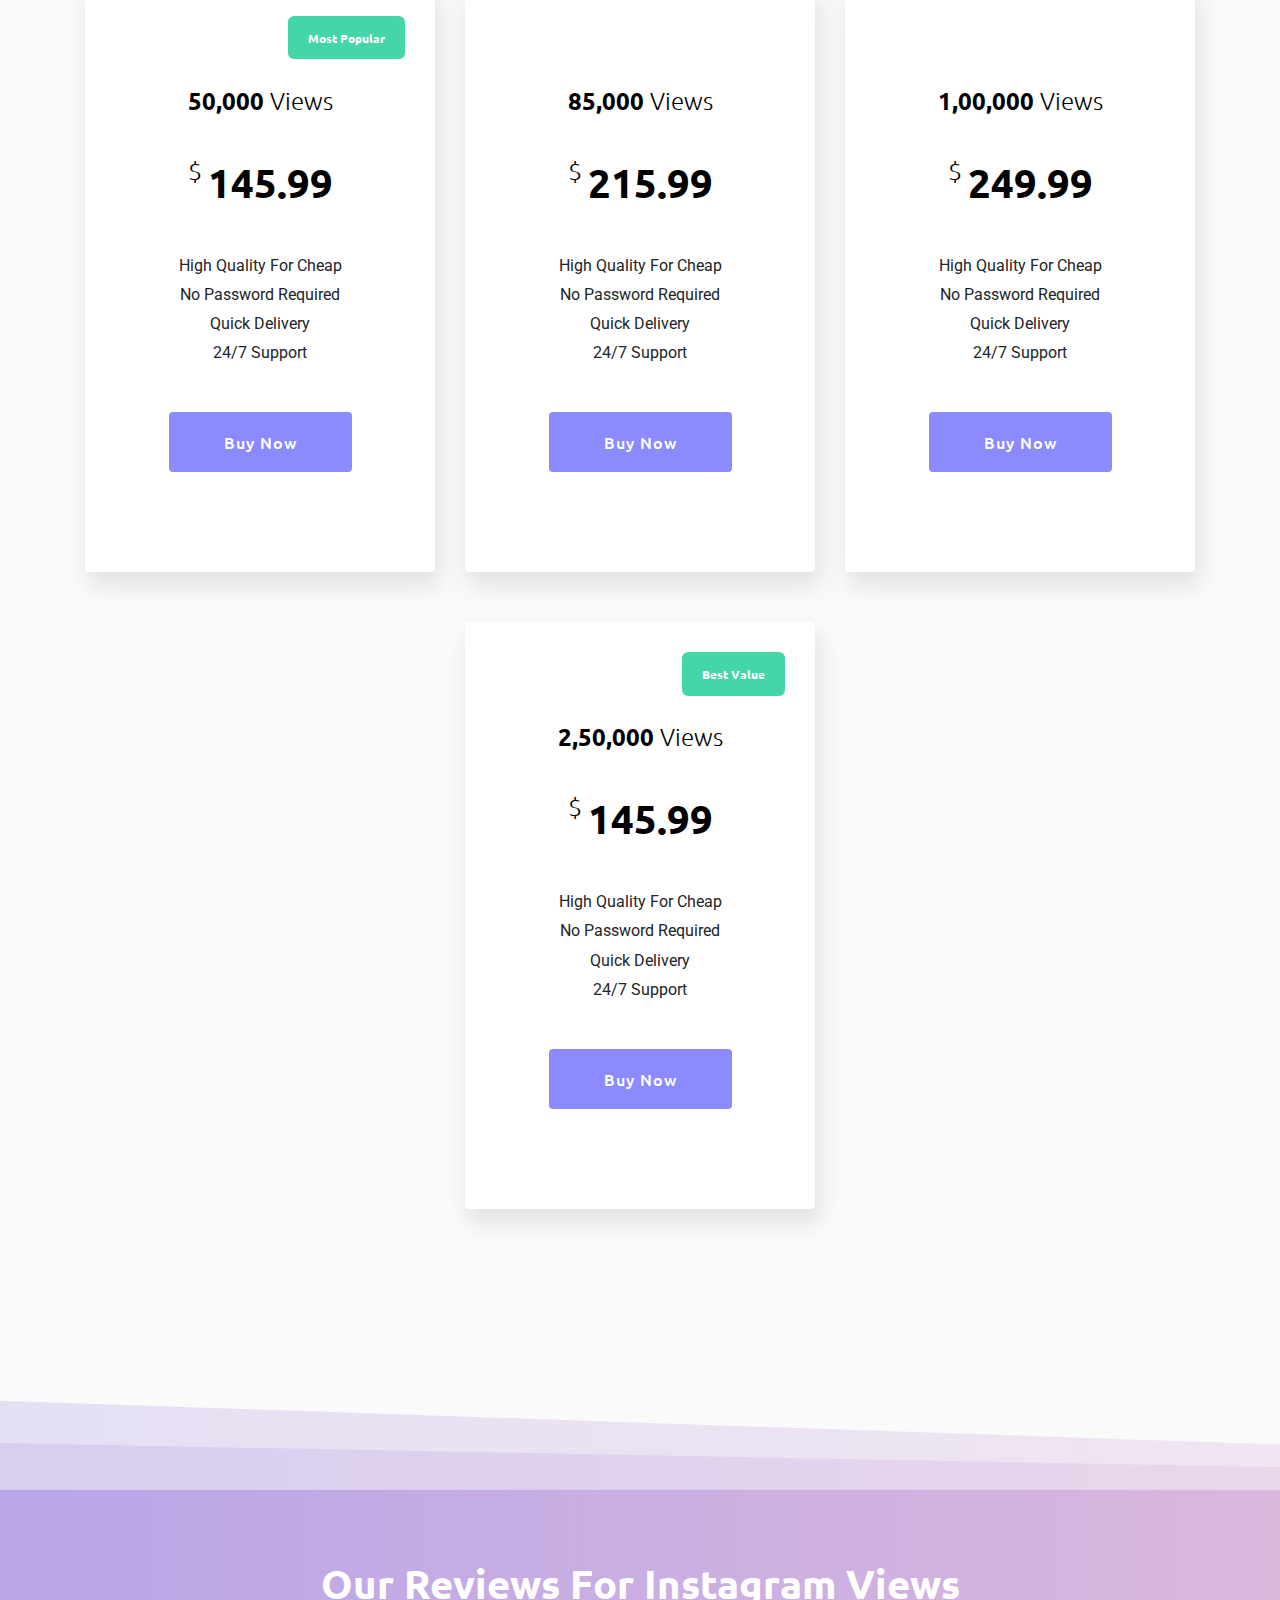
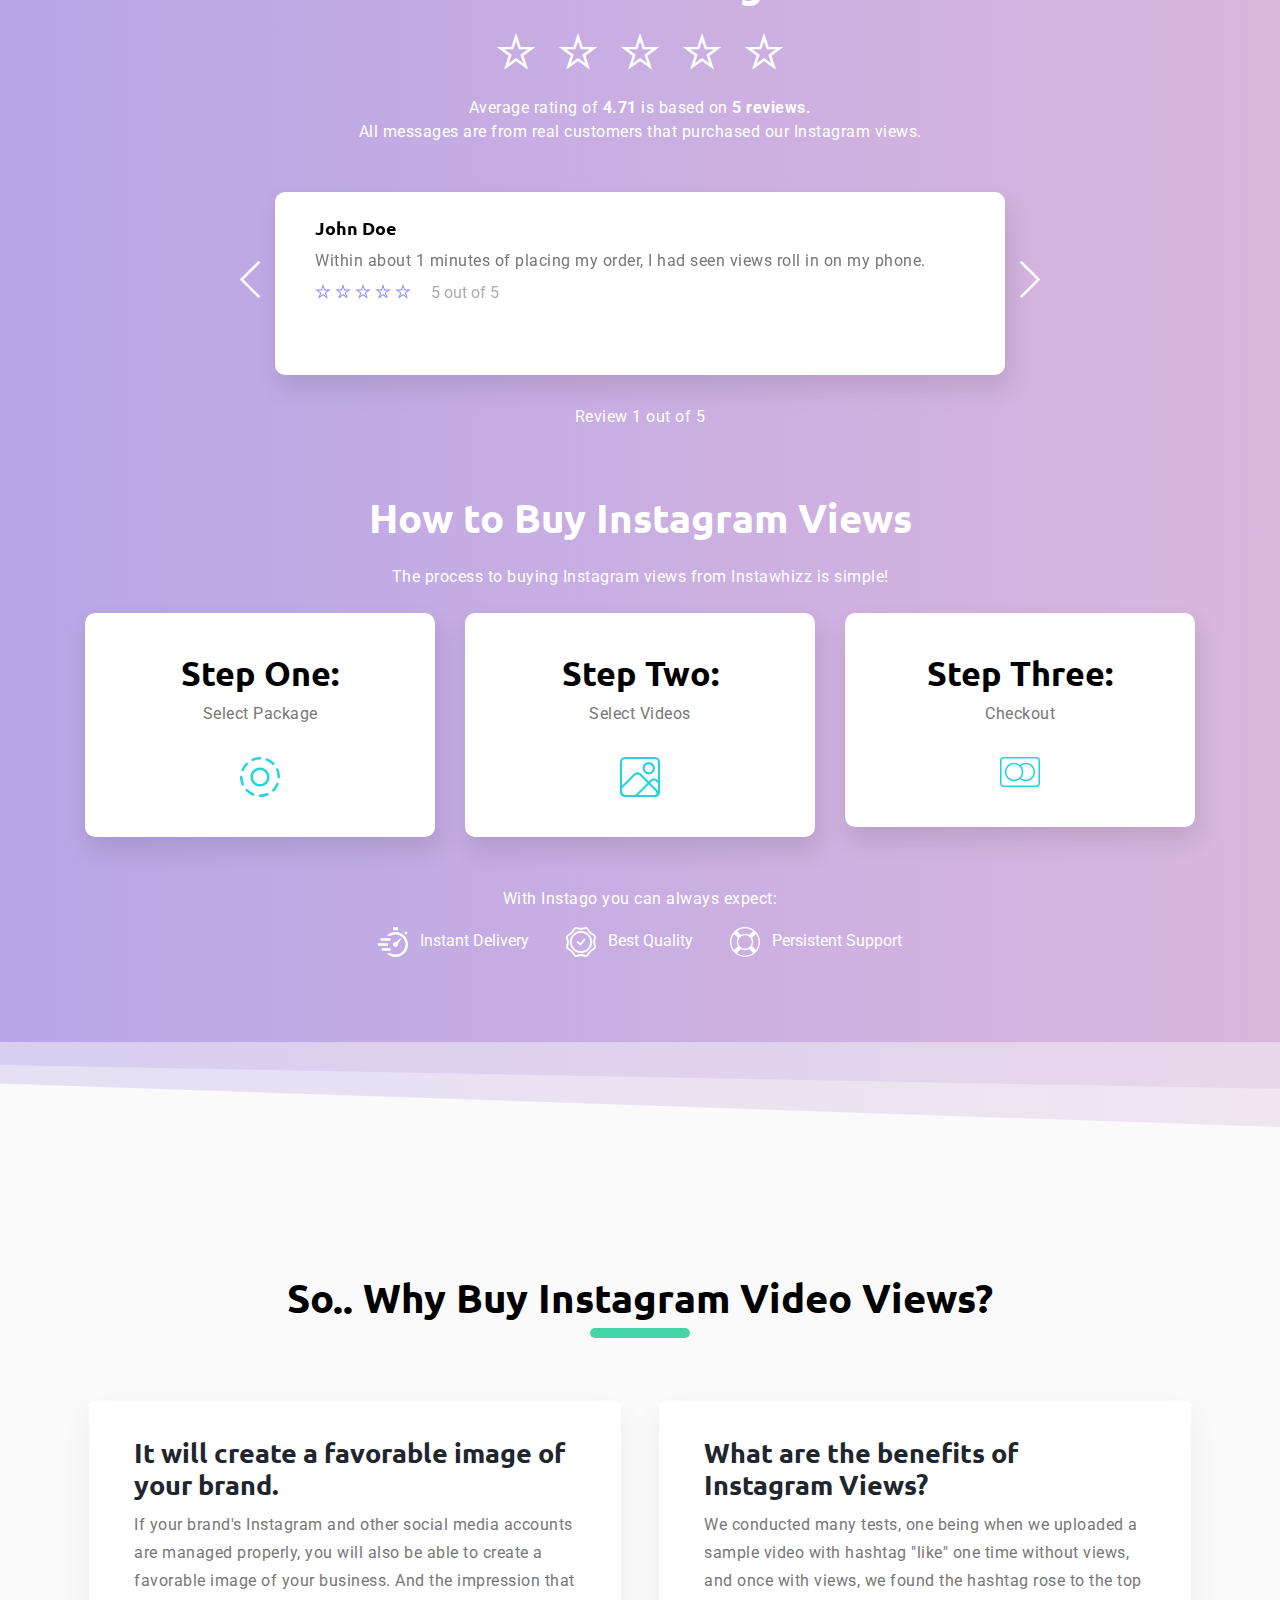
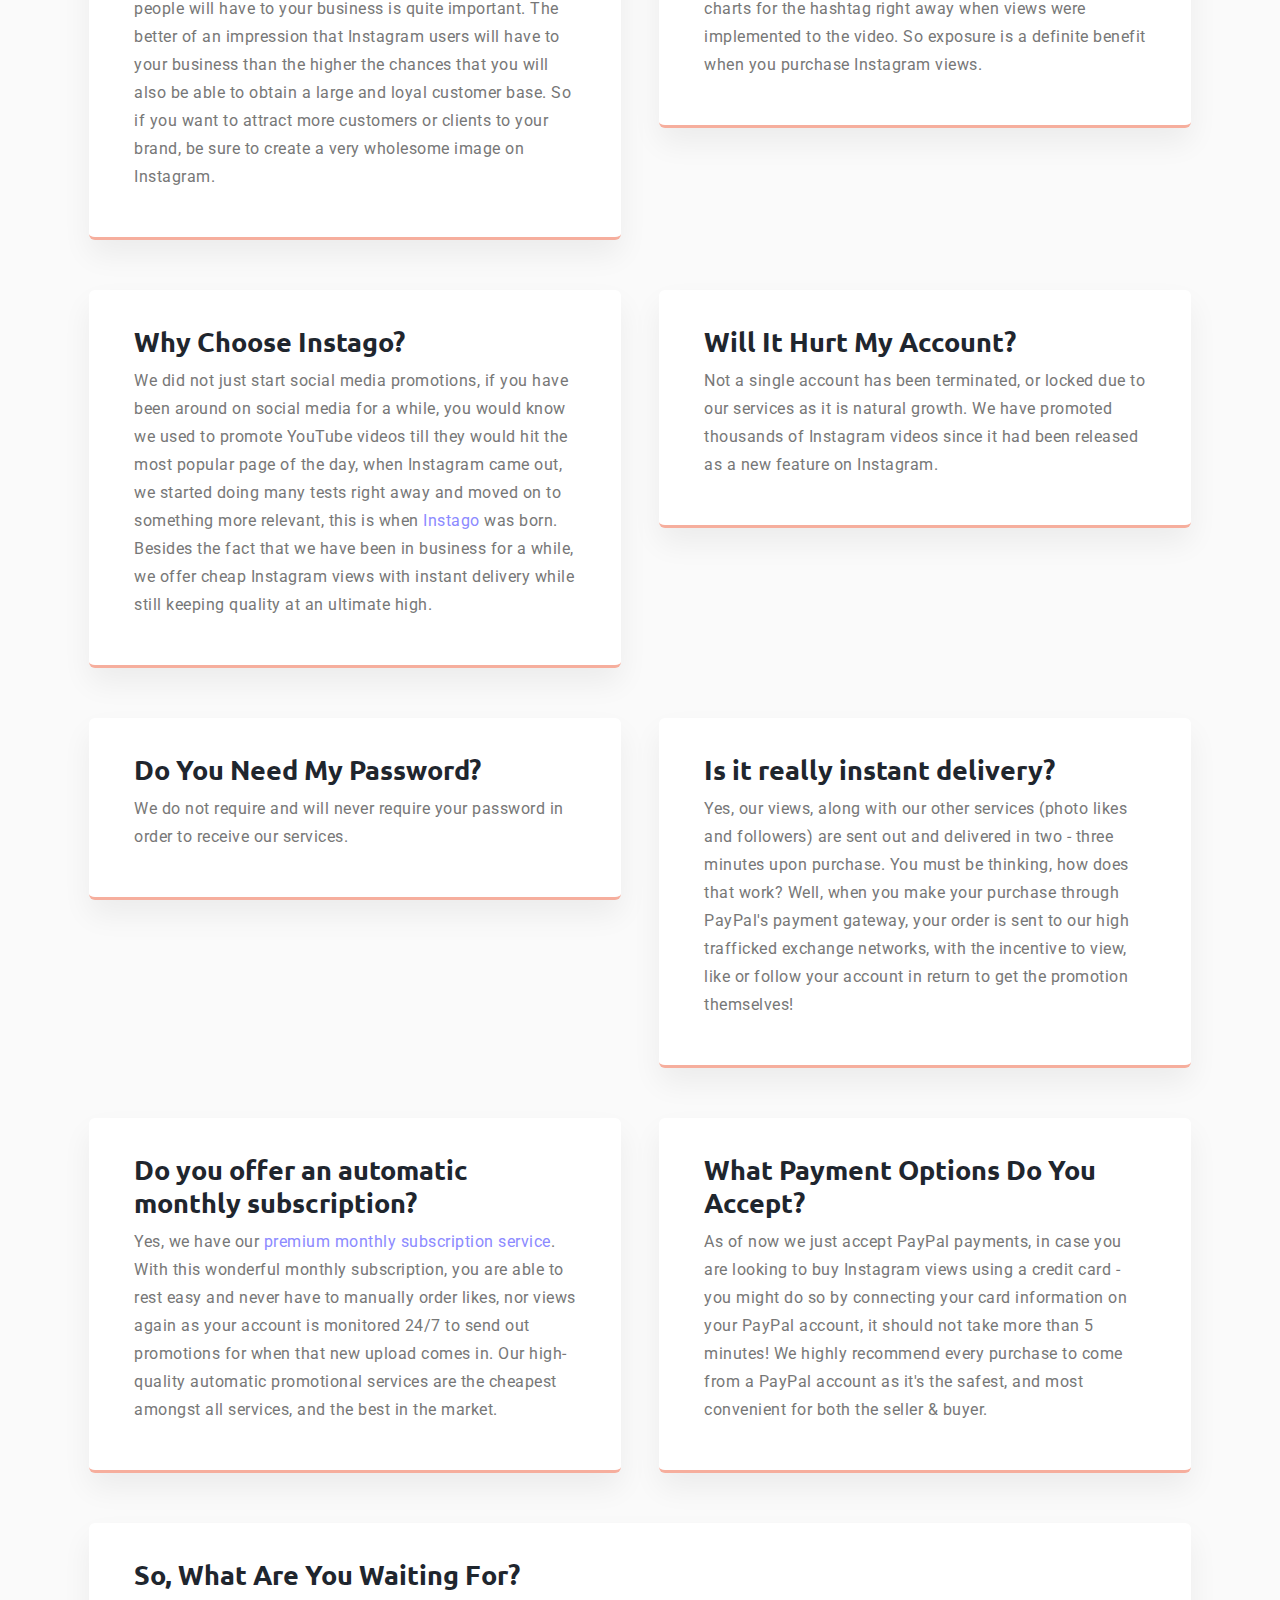
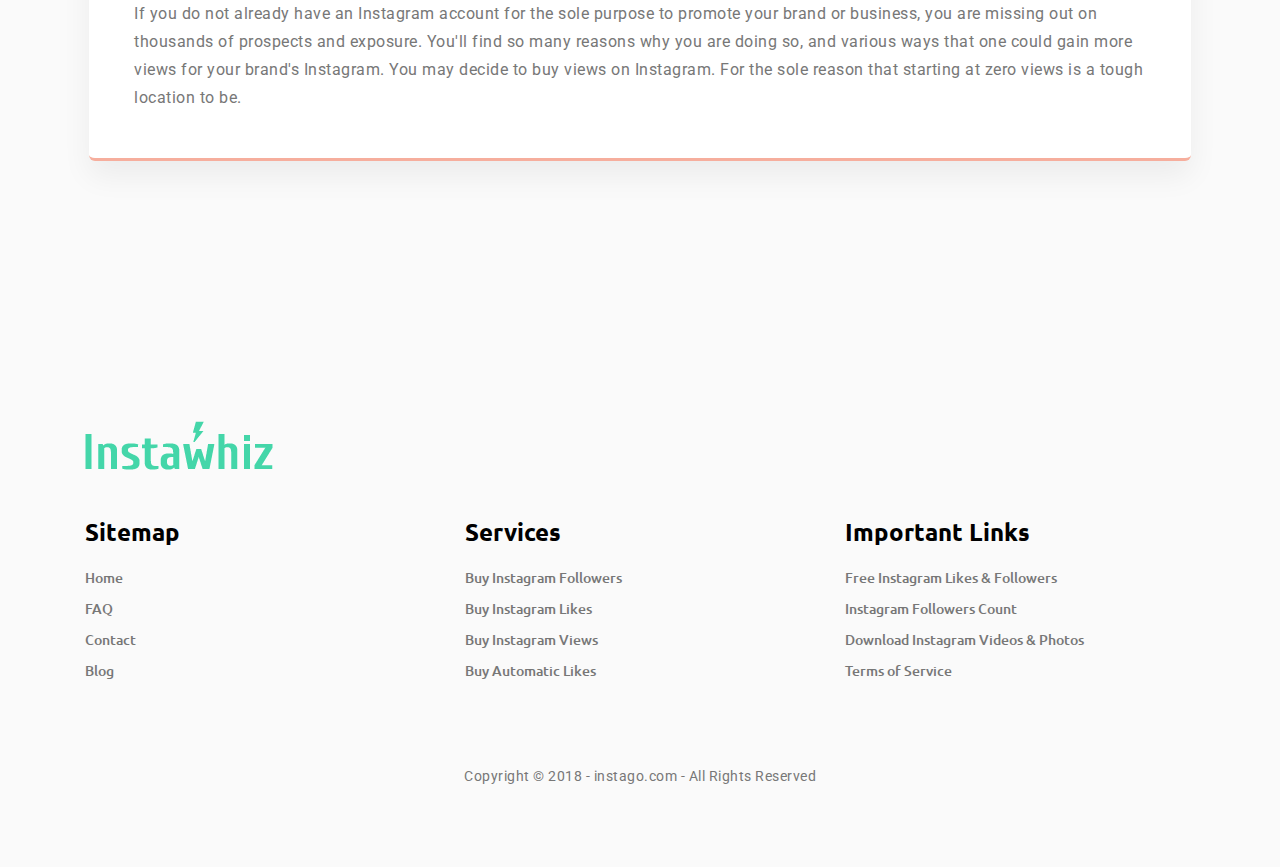
<file: instagram-views.html>
<!DOCTYPE html>
<html lang="zxx">

<head>
  <meta charset="utf-8">
  <title>Instago</title>

  
  <!-- mobile responsive meta -->
  <meta name="viewport" content="width=device-width, initial-scale=1">
  <meta name="viewport" content="width=device-width, initial-scale=1, maximum-scale=1">
  
  <!-- Slick Carousel -->
  <link rel="stylesheet" href="plugins/slick/slick.css">
  <link rel="stylesheet" href="plugins/slick/slick-theme.css">
  <!-- Themify -->
  <link rel="stylesheet" href="plugins/themify-icons/themify-icons.css">
  <!-- Bootstrap -->
  <link rel="stylesheet" href="plugins/bootstrap/bootstrap.min.css">
  <!-- AOS -->
  <link rel="stylesheet" href="plugins/aos/aos.css">
  <!-- Odometer -->
  <link rel="stylesheet" href="plugins/odometer/odometer-theme-default.css">
  <!-- Stylesheets -->
  <link href="css/style.css" rel="stylesheet">
  
  <!--Favicon-->
  <link rel="shortcut icon" href="images/favicon.ico" type="image/x-icon">
  <link rel="icon" href="images/favicon.ico" type="image/x-icon">

</head>

<body>
  

<!-- Navbar Start -->
<nav class="main-nav navbar navbar-expand-lg fixed-top">
    <div class="container-fluid">
        <!-- Logo -->
        <a class="navbar-brand" href="index.html">
            <img src="images/logo.svg" alt="logo">
        </a>
        <!-- Toogle Button -->
        <button class="navbar-toggler" type="button" data-toggle="collapse" data-target="#mainNav">
            <span class="ti-menu">
            </span>
        </button>
        <div class="collapse navbar-collapse nav-list" id="mainNav">
            <!-- Navigation Links -->
            <ul class="navbar-nav ml-auto">
                <li class="nav-item dropdown">
                    <a class="nav-link dropdown-toggle" href="#" id="navbarDropdown" data-toggle="dropdown">
                        Services
                    </a>
                    <div class="dropdown-menu dropdown-menu-right">
                        <a class="dropdown-item" href="instagram-likes.html">Buy Instagram Likes</a>
                        <a class="dropdown-item" href="instagram-views.html">Buy Instagram Views</a>
                        <a class="dropdown-item" href="instagram-followers.html">Buy Instagram Followers</a>
                        <a class="dropdown-item" href="auto-likes.html">Automatic Likes</a>
                    </div>
                </li>
                <li class="nav-item">
                    <a class="nav-link" href="free-trial.html">Free Trial</a>
                </li>
                <li class="nav-item dropdown">
                    <a class="nav-link dropdown-toggle" href="#" id="navbarDropdown" data-toggle="dropdown">
                        Tools
                    </a>
                    <div class="dropdown-menu dropdown-menu-right">
                        <a class="dropdown-item" href="instagram-downloader.html">Download Instagram Videos & Photos</a>
                        <a class="dropdown-item" href="stats.html">Live Follower Count</a>
                    </div>
                </li>
                <li class="nav-item">
                    <a class="nav-link" href="blog.html">Blog</a>
                </li>
                <li class="nav-item">
                    <a class="nav-link" href="faq.html">Support</a>
                </li>
                <li class="nav-item">
                    <a class="nav-link" href="login.html">Login</a>
                </li>
            </ul>
        </div>
    </div>
</nav>
<!-- Navbar End -->

<section class="hero__area">
    <div class="container">
        <div class="row align-items-center">
            <div class="col-lg-5">
                <div class="hero__area-content">
                    <h2>
                        Buy Instagram Views With Instant Delivery
                    </h2>
                    <p>
                        Start gaining instant views when you buy Instagram video views from Instawhizz. 100 Instagram views will cost you as cheap as $1.99! We remain incomparable and the best on the net between our competitors!
                    </p>
                    <a href="#pricing" class="btn btn-white page-scroll">
                        Try 100 Views for $1.99
                    </a>
                </div>
            </div>
            <div class="col-lg-7">
                <div class="hero__area-images likes">
                    <div class="back floating-illu">
                        <?xml version="1.0" encoding="UTF-8"?>
                        <svg viewBox="0 0 802 615" version="1.1" xmlns="http://www.w3.org/2000/svg" xmlns:xlink="http://www.w3.org/1999/xlink">
                            <!-- Generator: Sketch 49.3 (51167) - http://www.bohemiancoding.com/sketch -->
                            <title>View pattern@2x</title>
                            <desc>Created with Sketch.</desc>
                            <defs>
                                <path d="M108.07663,287 C87.7951127,287 69.4022553,298.096082 55.8303943,316.120056 C54.7232019,317.596132 54.7232019,319.659326 55.8303943,321.136488 C69.4022553,339.180548 87.7951127,350.277716 108.07663,350.277716 C128.359234,350.277716 146.751277,339.180548 160.323138,321.15766 C161.431145,319.680498 161.431145,317.61839 160.323138,316.141228 C146.751277,298.096082 128.359234,287 108.07663,287 Z M109.531262,340.918561 C96.0687906,341.765716 84.9504507,330.668548 85.7976062,317.183547 C86.4922141,306.065207 95.5036583,297.053763 106.621998,296.359155 C120.085556,295.512 131.20281,306.608082 130.35674,320.094169 C129.639875,331.190251 120.62843,340.201695 109.531262,340.918561 Z M108.859184,330.625118 C101.605567,331.080862 95.6127761,325.109243 96.0899627,317.856983 C96.4588459,311.864192 101.323544,307.021752 107.316335,306.63034 C114.569952,306.174597 120.562742,312.146215 120.085556,319.398475 C119.694415,325.413795 114.830803,330.255964 108.859184,330.625118 Z" id="path-1"></path>
                                <filter x="-89.5%" y="-86.9%" width="279.0%" height="400.3%" filterUnits="objectBoundingBox" id="filter-2">
                                    <feOffset dx="0" dy="40" in="SourceAlpha" result="shadowOffsetOuter1"></feOffset>
                                    <feGaussianBlur stdDeviation="25" in="shadowOffsetOuter1" result="shadowBlurOuter1"></feGaussianBlur>
                                    <feColorMatrix values="0 0 0 0 0   0 0 0 0 0   0 0 0 0 0  0 0 0 0.15 0" type="matrix" in="shadowBlurOuter1"></feColorMatrix>
                                </filter>
                                <path d="M59.9998338,241 C52.3575442,241 45.4269216,245.181121 40.3129013,251.972744 C39.8956996,252.528945 39.8956996,253.306378 40.3129013,253.862988 C45.4269216,260.662181 52.3575442,264.84371 59.9998338,264.84371 C67.6425325,264.84371 74.5728483,260.662181 79.6868685,253.870966 C80.1043772,253.314356 80.1043772,252.537332 79.6868685,251.980722 C74.5728483,245.181121 67.6425325,241 59.9998338,241 Z M60.5479545,261.317082 C55.4751532,261.636299 51.2856455,257.454769 51.6048627,252.373479 C51.8665982,248.183971 55.2622054,244.788364 59.4517131,244.526628 C64.5249235,244.207411 68.7140221,248.388532 68.395214,253.470232 C68.1250915,257.651352 64.7294843,261.046959 60.5479545,261.317082 Z M60.2947082,257.438405 C57.5614689,257.610133 55.3033221,255.359964 55.4831311,252.627237 C55.6221302,250.36909 57.4551996,248.544407 59.7133464,248.396919 C62.4465857,248.22519 64.7047325,250.475359 64.5249235,253.208087 C64.3775374,255.474723 62.5448771,257.299303 60.2947082,257.438405 Z" id="path-3"></path>
                                <filter x="-237.5%" y="-230.7%" width="575.0%" height="896.9%" filterUnits="objectBoundingBox" id="filter-4">
                                    <feOffset dx="0" dy="40" in="SourceAlpha" result="shadowOffsetOuter1"></feOffset>
                                    <feGaussianBlur stdDeviation="25" in="shadowOffsetOuter1" result="shadowBlurOuter1"></feGaussianBlur>
                                    <feColorMatrix values="0 0 0 0 0   0 0 0 0 0   0 0 0 0 0  0 0 0 0.15 0" type="matrix" in="shadowBlurOuter1"></feColorMatrix>
                                </filter>
                                <path d="M99.9998338,391 C92.3575442,391 85.4269216,395.181121 80.3129013,401.972744 C79.8956996,402.528945 79.8956996,403.306378 80.3129013,403.862988 C85.4269216,410.662181 92.3575442,414.84371 99.9998338,414.84371 C107.642533,414.84371 114.572848,410.662181 119.686869,403.870966 C120.104377,403.314356 120.104377,402.537332 119.686869,401.980722 C114.572848,395.181121 107.642533,391 99.9998338,391 Z M100.547954,411.317082 C95.4751532,411.636299 91.2856455,407.454769 91.6048627,402.373479 C91.8665982,398.183971 95.2622054,394.788364 99.4517131,394.526628 C104.524923,394.207411 108.714022,398.388532 108.395214,403.470232 C108.125091,407.651352 104.729484,411.046959 100.547954,411.317082 Z M100.294708,407.438405 C97.5614689,407.610133 95.3033221,405.359964 95.4831311,402.627237 C95.6221302,400.36909 97.4551996,398.544407 99.7133464,398.396919 C102.446586,398.22519 104.704732,400.475359 104.524923,403.208087 C104.377537,405.474723 102.544877,407.299303 100.294708,407.438405 Z" id="path-5"></path>
                                <filter x="-237.5%" y="-230.7%" width="575.0%" height="896.9%" filterUnits="objectBoundingBox" id="filter-6">
                                    <feOffset dx="0" dy="40" in="SourceAlpha" result="shadowOffsetOuter1"></feOffset>
                                    <feGaussianBlur stdDeviation="25" in="shadowOffsetOuter1" result="shadowBlurOuter1"></feGaussianBlur>
                                    <feColorMatrix values="0 0 0 0 0   0 0 0 0 0   0 0 0 0 0  0 0 0 0.15 0" type="matrix" in="shadowBlurOuter1"></feColorMatrix>
                                </filter>
                                <path d="M12.4998961,330 C7.72346511,330 3.39182601,332.6132 0.195563332,336.857965 C-0.0651877772,337.205591 -0.0651877772,337.691486 0.195563332,338.039368 C3.39182601,342.288863 7.72346511,344.902319 12.4998961,344.902319 C17.2765828,344.902319 21.6080302,342.288863 24.8042928,338.044354 C25.0652357,337.696473 25.0652357,337.210833 24.8042928,336.862951 C21.6080302,332.6132 17.2765828,330 12.4998961,330 Z M12.8424716,342.698176 C9.67197076,342.897687 7.05352845,340.284231 7.25303917,337.108424 C7.41662389,334.489982 9.53887838,332.367727 12.1573207,332.204143 C15.3280772,332.004632 17.9462638,334.617832 17.7470088,337.793895 C17.5781822,340.407095 15.4559277,342.52935 12.8424716,342.698176 Z M12.6841926,340.274003 C10.9759181,340.381333 9.56457633,338.974978 9.67695693,337.267023 C9.76383135,335.855681 10.9094997,334.715255 12.3208415,334.623074 C14.029116,334.515744 15.4404578,335.922099 15.3280772,337.630054 C15.2359609,339.046702 14.0905482,340.187064 12.6841926,340.274003 Z" id="path-7"></path>
                                <filter x="-380.0%" y="-369.1%" width="860.0%" height="1375.0%" filterUnits="objectBoundingBox" id="filter-8">
                                    <feOffset dx="0" dy="40" in="SourceAlpha" result="shadowOffsetOuter1"></feOffset>
                                    <feGaussianBlur stdDeviation="25" in="shadowOffsetOuter1" result="shadowBlurOuter1"></feGaussianBlur>
                                    <feColorMatrix values="0 0 0 0 0   0 0 0 0 0   0 0 0 0 0  0 0 0 0.15 0" type="matrix" in="shadowBlurOuter1"></feColorMatrix>
                                </filter>
                                <path d="M107.693839,0 C101.314829,0 95.5298455,3.48997687 91.2611784,9.15893757 C90.9129405,9.62319781 90.9129405,10.2721206 91.2611784,10.7367223 C95.5298455,16.4120006 101.314829,19.902319 107.693839,19.902319 C114.073192,19.902319 119.857919,16.4120006 124.126586,10.7433814 C124.47508,10.2787797 124.47508,9.63019843 124.126586,9.1655967 C119.857919,3.48997687 114.073192,0 107.693839,0 Z M108.151355,16.9586462 C103.917093,17.2250964 100.420116,13.734778 100.686566,9.49343033 C100.905037,5.99645284 103.739346,3.16214324 107.236324,2.94367286 C111.470927,2.67722265 114.967563,6.16719953 114.701454,10.4088887 C114.475983,13.8988656 111.641674,16.7331752 108.151355,16.9586462 Z M107.939971,13.7211183 C105.658539,13.8644601 103.773666,11.9862466 103.923753,9.70524159 C104.039775,7.82036894 105.569836,6.2973085 107.454709,6.17420014 C109.73614,6.0308583 111.621013,7.90907184 111.470927,10.1900768 C111.347904,12.0820355 109.818184,13.6050105 107.939971,13.7211183 Z" id="path-9"></path>
                                <filter x="-284.5%" y="-276.3%" width="669.1%" height="1054.7%" filterUnits="objectBoundingBox" id="filter-10">
                                    <feOffset dx="0" dy="40" in="SourceAlpha" result="shadowOffsetOuter1"></feOffset>
                                    <feGaussianBlur stdDeviation="25" in="shadowOffsetOuter1" result="shadowBlurOuter1"></feGaussianBlur>
                                    <feColorMatrix values="0 0 0 0 0   0 0 0 0 0   0 0 0 0 0  0 0 0 0.15 0" type="matrix" in="shadowBlurOuter1"></feColorMatrix>
                                </filter>
                                <path d="M661.693839,501 C655.314829,501 649.529846,504.489977 645.261178,510.158938 C644.912941,510.623198 644.912941,511.272121 645.261178,511.736722 C649.529846,517.412001 655.314829,520.902319 661.693839,520.902319 C668.073192,520.902319 673.857919,517.412001 678.126586,511.743381 C678.47508,511.27878 678.47508,510.630198 678.126586,510.165597 C673.857919,504.489977 668.073192,501 661.693839,501 Z M662.151355,517.958646 C657.917093,518.225096 654.420116,514.734778 654.686566,510.49343 C654.905037,506.996453 657.739346,504.162143 661.236324,503.943673 C665.470927,503.677223 668.967563,507.1672 668.701454,511.408889 C668.475983,514.898866 665.641674,517.733175 662.151355,517.958646 Z M661.939971,514.721118 C659.658539,514.86446 657.773666,512.986247 657.923753,510.705242 C658.039775,508.820369 659.569836,507.297309 661.454709,507.1742 C663.73614,507.030858 665.621013,508.909072 665.470927,511.190077 C665.347904,513.082035 663.818184,514.605011 661.939971,514.721118 Z" id="path-11"></path>
                                <filter x="-284.5%" y="-276.3%" width="669.1%" height="1054.7%" filterUnits="objectBoundingBox" id="filter-12">
                                    <feOffset dx="0" dy="40" in="SourceAlpha" result="shadowOffsetOuter1"></feOffset>
                                    <feGaussianBlur stdDeviation="25" in="shadowOffsetOuter1" result="shadowBlurOuter1"></feGaussianBlur>
                                    <feColorMatrix values="0 0 0 0 0   0 0 0 0 0   0 0 0 0 0  0 0 0 0.15 0" type="matrix" in="shadowBlurOuter1"></feColorMatrix>
                                </filter>
                                <path d="M616.693839,40 C610.314829,40 604.529846,43.4899769 600.261178,49.1589376 C599.912941,49.6231978 599.912941,50.2721206 600.261178,50.7367223 C604.529846,56.4120006 610.314829,59.902319 616.693839,59.902319 C623.073192,59.902319 628.857919,56.4120006 633.126586,50.7433814 C633.47508,50.2787797 633.47508,49.6301984 633.126586,49.1655967 C628.857919,43.4899769 623.073192,40 616.693839,40 Z M617.151355,56.9586462 C612.917093,57.2250964 609.420116,53.734778 609.686566,49.4934303 C609.905037,45.9964528 612.739346,43.1621432 616.236324,42.9436729 C620.470927,42.6772227 623.967563,46.1671995 623.701454,50.4088887 C623.475983,53.8988656 620.641674,56.7331752 617.151355,56.9586462 Z M616.939971,53.7211183 C614.658539,53.8644601 612.773666,51.9862466 612.923753,49.7052416 C613.039775,47.8203689 614.569836,46.2973085 616.454709,46.1742001 C618.73614,46.0308583 620.621013,47.9090718 620.470927,50.1900768 C620.347904,52.0820355 618.818184,53.6050105 616.939971,53.7211183 Z" id="path-13"></path>
                                <filter x="-284.5%" y="-276.3%" width="669.1%" height="1054.7%" filterUnits="objectBoundingBox" id="filter-14">
                                    <feOffset dx="0" dy="40" in="SourceAlpha" result="shadowOffsetOuter1"></feOffset>
                                    <feGaussianBlur stdDeviation="25" in="shadowOffsetOuter1" result="shadowBlurOuter1"></feGaussianBlur>
                                    <feColorMatrix values="0 0 0 0 0   0 0 0 0 0   0 0 0 0 0  0 0 0 0.15 0" type="matrix" in="shadowBlurOuter1"></feColorMatrix>
                                </filter>
                                <path d="M678.499713,54.3859593 C665.316764,54.3859593 653.36144,61.5983925 644.539755,73.313943 C643.820082,74.2733895 643.820082,75.614462 644.539755,76.5746142 C653.36144,88.3032208 665.316764,95.5163598 678.499713,95.5163598 C691.683369,95.5163598 703.638163,88.3032208 712.459848,76.588376 C713.180051,75.6282238 713.180051,74.287857 712.459848,73.3277048 C703.638163,61.5983925 691.683369,54.3859593 678.499713,54.3859593 Z M679.445221,89.4329258 C670.694639,89.9835754 663.467739,82.7704364 664.018388,74.0052102 C664.469882,66.7783095 670.327304,60.9208871 677.554205,60.4693932 C686.305493,59.9187437 693.531688,67.1311769 692.981744,75.8971088 C692.515783,83.109542 686.65836,88.9669644 679.445221,89.4329258 Z M679.008372,82.742207 C674.293534,83.0384392 670.398231,79.1568978 670.708401,74.4429422 C670.948175,70.547639 674.110219,67.4000618 678.005523,67.1456444 C682.72036,66.8494122 686.615663,70.7309536 686.305493,75.4449092 C686.051252,79.3548564 682.889913,82.5022572 679.008372,82.742207 Z" id="path-15"></path>
                                <filter x="-137.7%" y="-133.7%" width="375.4%" height="561.9%" filterUnits="objectBoundingBox" id="filter-16">
                                    <feOffset dx="0" dy="40" in="SourceAlpha" result="shadowOffsetOuter1"></feOffset>
                                    <feGaussianBlur stdDeviation="25" in="shadowOffsetOuter1" result="shadowBlurOuter1"></feGaussianBlur>
                                    <feColorMatrix values="0 0 0 0 0   0 0 0 0 0   0 0 0 0 0  0 0 0 0.15 0" type="matrix" in="shadowBlurOuter1"></feColorMatrix>
                                </filter>
                                <path d="M623.499888,110.035896 C618.341342,110.035896 613.663172,112.858152 610.211208,117.442498 C609.929597,117.817934 609.929597,118.342701 610.211208,118.718413 C613.663172,123.307868 618.341342,126.1304 623.499888,126.1304 C628.658709,126.1304 633.336673,123.307868 636.788636,118.723798 C637.070455,118.348086 637.070455,117.823595 636.788636,117.447883 C633.336673,112.858152 628.658709,110.035896 623.499888,110.035896 Z M623.869869,123.749926 C620.445728,123.965398 617.617811,121.142865 617.833282,117.712994 C618.009954,114.885076 620.301989,112.593042 623.129906,112.41637 C626.554323,112.200899 629.381965,115.023155 629.166769,118.453302 C628.984437,121.275559 626.692402,123.567594 623.869869,123.749926 Z M623.698928,121.131819 C621.853992,121.247736 620.329742,119.728872 620.451113,117.884281 C620.544938,116.360032 621.78226,115.128371 623.306509,115.028816 C625.151445,114.912899 626.675694,116.431763 626.554323,118.276355 C626.454838,119.806334 625.217792,121.037926 623.698928,121.131819 Z" id="path-17"></path>
                                <filter x="-351.9%" y="-341.7%" width="803.7%" height="1280.5%" filterUnits="objectBoundingBox" id="filter-18">
                                    <feOffset dx="0" dy="40" in="SourceAlpha" result="shadowOffsetOuter1"></feOffset>
                                    <feGaussianBlur stdDeviation="25" in="shadowOffsetOuter1" result="shadowBlurOuter1"></feGaussianBlur>
                                    <feColorMatrix values="0 0 0 0 0   0 0 0 0 0   0 0 0 0 0  0 0 0 0.15 0" type="matrix" in="shadowBlurOuter1"></feColorMatrix>
                                </filter>
                            </defs>
                            <g id="Page-1" stroke="none" stroke-width="1" fill="none" fill-rule="evenodd" opacity="0.20555933">
                                <g id="Buy-Instagram-Views" transform="translate(-188.000000, -76.000000)">
                                    <g id="View-pattern" transform="translate(232.000000, 83.000000)">
                                        <g class="love" id="Fill-1-Copy-7">
                                            <use fill="black" fill-opacity="1" filter="url(#filter-2)" xlink:href="#path-1"></use>
                                            <use fill="#FFFFFF" fill-rule="evenodd" xlink:href="#path-1"></use>
                                        </g>
                                        <g class="love" id="Fill-1-Copy-8">
                                            <use fill="black" fill-opacity="1" filter="url(#filter-4)" xlink:href="#path-3"></use>
                                            <use fill="#FFFFFF" fill-rule="evenodd" xlink:href="#path-3"></use>
                                        </g>
                                        <g class="love" id="Fill-1-Copy-9">
                                            <use fill="black" fill-opacity="1" filter="url(#filter-6)" xlink:href="#path-5"></use>
                                            <use fill="#FFFFFF" fill-rule="evenodd" xlink:href="#path-5"></use>
                                        </g>
                                        <g class="love" id="Fill-1-Copy-10">
                                            <use fill="black" fill-opacity="1" filter="url(#filter-8)" xlink:href="#path-7"></use>
                                            <use fill="#FFFFFF" fill-rule="evenodd" xlink:href="#path-7"></use>
                                        </g>
                                        <g class="love" id="Fill-1-Copy-11">
                                            <use fill="black" fill-opacity="1" filter="url(#filter-10)" xlink:href="#path-9"></use>
                                            <use fill="#FFFFFF" fill-rule="evenodd" xlink:href="#path-9"></use>
                                        </g>
                                        <g class="love" id="Fill-1-Copy-15">
                                            <use fill="black" fill-opacity="1" filter="url(#filter-12)" xlink:href="#path-11"></use>
                                            <use fill="#FFFFFF" fill-rule="evenodd" xlink:href="#path-11"></use>
                                        </g>
                                        <g class="love" id="Fill-1-Copy-12">
                                            <use fill="black" fill-opacity="1" filter="url(#filter-14)" xlink:href="#path-13"></use>
                                            <use fill="#FFFFFF" fill-rule="evenodd" xlink:href="#path-13"></use>
                                        </g>
                                        <g class="love" id="Fill-1-Copy-13">
                                            <use fill="black" fill-opacity="1" filter="url(#filter-16)" xlink:href="#path-15"></use>
                                            <use fill="#FFFFFF" fill-rule="evenodd" xlink:href="#path-15"></use>
                                        </g>
                                        <g class="love" id="Fill-1-Copy-14">
                                            <use fill="black" fill-opacity="1" filter="url(#filter-18)" xlink:href="#path-17"></use>
                                            <use fill="#FFFFFF" fill-rule="evenodd" xlink:href="#path-17"></use>
                                        </g>
                                    </g>
                                </g>
                            </g>
                        </svg>
                    </div>
                    <div class="top-left floating-illu">
                        <img src="images/hero-views/views.svg" alt="views">
                    </div>
                    <div class="center floating-illu">
                        <img src="images/hero-views/instagram-view.svg" alt="instagram-view">
                    </div>
                    <div class="bottom-right floating-illu">
                        <img src="images/hero-views/views-2.svg" alt="views">
                    </div>
                </div>
            </div>
        </div>
    </div>
    <a href="#feature" class="scroll__down page-scroll">
        <span>Scroll Down</span>
        <i class="ti-angle-down"></i>
    </a>
</section>

<section class="section pb-0" id="feature" style="background-image: url('images/backgrounds/pattern-bg.svg');">
    <div class="container">
        <div class="row justify-content-center">
            <div class="col-lg-12 text-center">
                <h2 class="section__title-center">Our Features</h2>
            </div>
            <div class="col-lg-4 col-md-6 text-center">
                <div class="features__item">
                    <div class="features__image">
                        <img class="illustration top-left" src="images/high-quality/top-left.svg" alt="top-left">
                        <img class="illustration center" src="images/high-quality/center.svg" alt="center">
                        <img class="illustration bottom-right" src="images/high-quality/bottom-right.svg" alt="bottom-right">
                    </div>
                    <h4>High Quality</h4>
                    <p class="mx-2">We provide a superior quality in Instagram views and could provide up to a 1,000,000 of views for a single video. Our views will help your video rank high for the hashtags included in your post.</p>
                </div>
            </div>
            <div class="col-lg-4 col-md-6 text-center">
                <div class="features__item">
                    <div class="features__image">
                        <img class="illustration top-left" src="images/instant-views/top-left.svg" alt="top-left">
                        <img class="illustration center" src="images/instant-views/center.svg" alt="center">
                        <img class="illustration bottom-right" src="images/instant-views/bottom-right.svg" alt="bottom-right">
                    </div>
                    <h4>Instant Delivery</h4>
                    <p class="mx-2">Views roll in quicker than lightning once your payment is verified, no matter the quantity.</p>
                </div>
            </div>
            <div class="col-lg-4 col-md-6 text-center">
                <div class="features__item">
                    <div class="features__image">
                        <img class="illustration top-left" src="images/customer-support/top-left.svg" alt="top-left">
                        <img class="illustration center" src="images/customer-support/center.svg" alt="center">
                        <img class="illustration bottom-right" src="images/customer-support/bottom-right.svg" alt="bottom-right">
                    </div>
                    <h4>Customer Support</h4>
                    <p class="mx-2">We are help to help with any questions, concerns, or if you would like to inquire about a custom package bundle.</p>
                </div>
            </div>
        </div>
    </div>
</section>

<section class="section pricing" id="pricing">
    <div class="container">
        <div class="row justify-content-center">
            <div class="col-lg-12 text-center">
                <h2 class="section__title-center">Packages & Prices</h2>
            </div>
            <div class="col-lg-4 col-md-6">
                <div class="pricing__item">
                    <h4> 100 <span> Views </span></h4>
                    <h2><span> $ </span>1.99</h2>
                    <ul class="pl-0">
                        <li>High Quality For Cheap</li>
                        <li>No Password Required</li>
                        <li>Quick Delivery</li>
                        <li>24/7 Support</li>
                    </ul>
                    <a href="#" class="btn btn-primary">Buy Now</a>
                </div>
            </div>
            <div class="col-lg-4 col-md-6">
                <div class="pricing__item">
                    <h4> 500 <span> Views </span></h4>
                    <h2><span> $ </span>4.99</h2>
                    <ul class="pl-0">
                        <li>High Quality For Cheap</li>
                        <li>No Password Required</li>
                        <li>Quick Delivery</li>
                        <li>24/7 Support</li>
                    </ul>
                    <a href="#" class="btn btn-primary">Buy Now</a>
                </div>
            </div>
            <div class="col-lg-4 col-md-6">
                <div class="pricing__item">
                    <h4> 2,500 <span> Views </span></h4>
                    <h2><span> $ </span>16.99</h2>
                    <ul class="pl-0">
                        <li>High Quality For Cheap</li>
                        <li>No Password Required</li>
                        <li>Quick Delivery</li>
                        <li>24/7 Support</li>
                    </ul>
                    <a href="#" class="btn btn-primary">Buy Now</a>
                </div>
            </div>
            <div class="col-lg-4 col-md-6">
                <div class="pricing__item">
                    <h4> 5,000 <span> Views </span></h4>
                    <h2><span> $ </span>29.99</h2>
                    <ul class="pl-0">
                        <li>High Quality For Cheap</li>
                        <li>No Password Required</li>
                        <li>Quick Delivery</li>
                        <li>24/7 Support</li>
                    </ul>
                    <a href="#" class="btn btn-primary">Buy Now</a>
                </div>
            </div>
            <div class="col-lg-4 col-md-6">
                <div class="pricing__item">
                    <h4> 10,000 <span> Views </span></h4>
                    <h2><span> $ </span>42.99</h2>
                    <ul class="pl-0">
                        <li>High Quality For Cheap</li>
                        <li>No Password Required</li>
                        <li>Quick Delivery</li>
                        <li>24/7 Support</li>
                    </ul>
                    <a href="#" class="btn btn-primary">Buy Now</a>
                </div>
            </div>
            <div class="col-lg-4 col-md-6">
                <div class="pricing__item">
                    <h4> 25,000 <span> Views </span></h4>
                    <h2><span> $ </span>84.99</h2>
                    <ul class="pl-0">
                        <li>High Quality For Cheap</li>
                        <li>No Password Required</li>
                        <li>Quick Delivery</li>
                        <li>24/7 Support</li>
                    </ul>
                    <a href="#" class="btn btn-primary">Buy Now</a>
                </div>
            </div>
            <div class="col-lg-4 col-md-6">
                <div class="pricing__item">
                    <div class="pricing__item-badge">
                        <span>Most Popular</span>
                    </div>
                    <h4> 50,000 <span> Views </span></h4>
                    <h2><span> $ </span>145.99</h2>
                    <ul class="pl-0">
                        <li>High Quality For Cheap</li>
                        <li>No Password Required</li>
                        <li>Quick Delivery</li>
                        <li>24/7 Support</li>
                    </ul>
                    <a href="#" class="btn btn-primary">Buy Now</a>
                </div>
            </div>
            <div class="col-lg-4 col-md-6">
                <div class="pricing__item">
                    <h4> 85,000 <span> Views </span></h4>
                    <h2><span> $ </span>215.99</h2>
                    <ul class="pl-0">
                        <li>High Quality For Cheap</li>
                        <li>No Password Required</li>
                        <li>Quick Delivery</li>
                        <li>24/7 Support</li>
                    </ul>
                    <a href="#" class="btn btn-primary">Buy Now</a>
                </div>
            </div>
            <div class="col-lg-4 col-md-6">
                <div class="pricing__item">
                    <h4> 1,00,000 <span> Views </span></h4>
                    <h2><span> $ </span>249.99</h2>
                    <ul class="pl-0">
                        <li>High Quality For Cheap</li>
                        <li>No Password Required</li>
                        <li>Quick Delivery</li>
                        <li>24/7 Support</li>
                    </ul>
                    <a href="#" class="btn btn-primary">Buy Now</a>
                </div>
            </div>
            <div class="col-lg-4 col-md-6">
                <div class="pricing__item">
                    <div class="pricing__item-badge">
                        <span>Best Value</span>
                    </div>
                    <h4> 2,50,000 <span> Views </span></h4>
                    <h2><span> $ </span>145.99</h2>
                    <ul class="pl-0">
                        <li>High Quality For Cheap</li>
                        <li>No Password Required</li>
                        <li>Quick Delivery</li>
                        <li>24/7 Support</li>
                    </ul>
                    <a href="#" class="btn btn-primary">Buy Now</a>
                </div>
            </div>
        </div>
    </div>
</section>

<section class="section testimonial bg-arced">
    <div class="container">
        <div class="row mb-5">
            <div class="col-lg-12 text-center">
                <h2 class="text-white mb-4">Our Reviews For Instagram Views</h2>
                <ul class="list-inline rating-star mb-4">
                    <li class="list-inline-item"><i class="ti-star"></i></li>
                    <li class="list-inline-item"><i class="ti-star"></i></li>
                    <li class="list-inline-item"><i class="ti-star"></i></li>
                    <li class="list-inline-item"><i class="ti-star"></i></li>
                    <li class="list-inline-item"><i class="ti-star"></i></li>
                </ul>
                <p class="text-white mb-5">Average rating of <strong>4.71</strong> is based on <strong>5 reviews.</strong>
                    <br>
                    All messages are from real customers that purchased our Instagram views.</p>
            </div>
            <div class="col-lg-8 mx-auto">
                <div class="testimonial__slider">
                    <div class="testimonial__slides">
                        <h6>John Doe</h6>
                        <p>Within about 1 minutes of placing my order, I had seen views roll in on my phone.</p>
                        <ul class="list-inline mb-4 d-inline-block mr-3">
                            <li class="list-inline-item mx-0"><i class="ti-star"></i></li>
                            <li class="list-inline-item mx-0"><i class="ti-star"></i></li>
                            <li class="list-inline-item mx-0"><i class="ti-star"></i></li>
                            <li class="list-inline-item mx-0"><i class="ti-star"></i></li>
                            <li class="list-inline-item mx-0"><i class="ti-star"></i></li>
                        </ul>
                        <span>5 out of 5</span>
                    </div>
                    <div class="testimonial__slides">
                        <h6>Alex Hunter</h6>
                        <p>likes received were instant by real people, price is cheap for whats provided by gram blast!</p>
                        <ul class="list-inline mb-4 d-inline-block mr-3">
                            <li class="list-inline-item mx-0"><i class="ti-star"></i></li>
                            <li class="list-inline-item mx-0"><i class="ti-star"></i></li>
                            <li class="list-inline-item mx-0"><i class="ti-star"></i></li>
                            <li class="list-inline-item mx-0"><i class="ti-star"></i></li>
                            <li class="list-inline-item mx-0"><i class="ti-star"></i></li>
                        </ul>
                        <span>5 out of 5</span>
                    </div>
                </div>
                <p class="text-white text-center">Review 1 out of 5</p>
            </div>
        </div>
        <div class="row">
            <div class="col-lg-12 text-center">
                <h2 class="text-white mb-4">How to Buy Instagram Views</h2>
                <p class="text-white mb-4">The process to buying Instagram views from Instawhizz is simple!</p>
            </div>
            <div class="col-lg-4 col-md-6">
                <div class="buy__steps">
                    <h3>Step One:</h3>
                    <p>Select Package</p>
                    <img class="img-fluid" src="images/buy-steps/buy-likes-how-step-1.svg" alt="Step-img">
                </div>
            </div>
            <div class="col-lg-4 col-md-6">
                <div class="buy__steps">
                    <h3>Step Two:</h3>
                    <p>Select Videos</p>
                    <img class="img-fluid" src="images/buy-steps/buy-likes-how-step-2.svg" alt="Step-img">
                </div>
            </div>
            <div class="col-lg-4 col-md-6">
                <div class="buy__steps">
                    <h3>Step Three:</h3>
                    <p>Checkout</p>
                    <img class="img-fluid" src="images/buy-steps/buy-likes-how-step-3.svg" alt="Step-img">
                </div>
            </div>
            <div class="col-lg-12 text-center">
                <p class="text-white">With Instago you can always expect:</p>
                <ul class="list-inline expect__list">
                    <li class="list-inline-item">
                        <img src="images/icon/instant-delevery.svg" alt="icon" class="img-fluid mr-2">
                        <span class="text-white">Instant Delivery</span>
                    </li>
                    <li class="list-inline-item">
                        <img src="images/icon/best-quality.svg" alt="icon" class="img-fluid mr-2">
                        <span class="text-white">Best Quality</span>
                    </li>
                    <li class="list-inline-item">
                        <img src="images/icon/persistent-support.svg" alt="icon" class="img-fluid mr-2">
                        <span class="text-white">Persistent Support</span>
                    </li>
                </ul>
            </div>
        </div>
    </div>
</section>

<section class="section">
    <div class="container">
        <div class="row">
            <div class="col-lg-12 text-center">
                <h2 class="section__title-center">So.. Why Buy Instagram Video Views?</h2>
            </div>
            <div class="col-md-6">
                <div class="feature__item mx-1 red">
                    <h3>It will create a favorable image of your brand.</h3>
                    <p>If your brand's Instagram and other social media accounts are managed properly, you will also be able to create a favorable image of your business. And the impression that people will have to your business is quite important. The better of an impression that Instagram users will have to your business than the higher the chances that you will also be able to obtain a large and loyal customer base. So if you want to attract more customers or clients to your brand, be sure to create a very wholesome image on Instagram.</p>
                </div>
            </div>
            <div class="col-md-6">
                <div class="feature__item mx-1 red">
                <h3>What are the benefits of Instagram Views?</h3>
                <p>We conducted many tests, one being when we uploaded a sample video with hashtag "like" one time without views, and once with views, we found the hashtag rose to the top charts for the hashtag right away when views were implemented to the video. So exposure is a definite benefit when you purchase Instagram views.</p>
                </div>
            </div>
            <div class="col-md-6">
                <div class="feature__item mx-1 red">
                    <h3>Why Choose Instago?</h3>
                    <p>We did not just start social media promotions, if you have been around on social media for a while, you would know we used to promote YouTube videos till they would hit the most popular page of the day, when Instagram came out, we started doing many tests right away and moved on to something more relevant, this is when <a href="#">Instago</a> was born. Besides the fact that we have been in business for a while, we offer cheap Instagram views with instant delivery while still keeping quality at an ultimate high.</p>
                </div>
            </div>
            <div class="col-md-6">
                <div class="feature__item mx-1 red">
                <h3>Will It Hurt My Account?</h3>
                <p>Not a single account has been terminated, or locked due to our services as it is natural growth. We have promoted thousands of Instagram videos since it had been released as a new feature on Instagram.</p>
                </div>
            </div>
            <div class="col-md-6">
                <div class="feature__item mx-1 red">
                    <h3>Do You Need My Password?</h3>
                    <p>We do not require and will never require your password in order to receive our services.</p>
                </div>
            </div>
            <div class="col-md-6">
                <div class="feature__item mx-1 red">
                <h3>Is it really instant delivery?</h3>
                <p>Yes, our views, along with our other services (photo likes and followers) are sent out and delivered in two - three minutes upon purchase. You must be thinking, how does that work? Well, when you make your purchase through PayPal's payment gateway, your order is sent to our high trafficked exchange networks, with the incentive to view, like or follow your account in return to get the promotion themselves!</p>
                </div>
            </div>
            <div class="col-md-6">
                <div class="feature__item mx-1 red">
                    <h3>Do you offer an automatic monthly subscription?</h3>
                    <p>Yes, we have our <a href="#">premium monthly subscription service</a>. With this wonderful monthly subscription, you are able to rest easy and never have to manually order likes, nor views again as your account is monitored 24/7 to send out promotions for when that new upload comes in. Our high-quality automatic promotional services are the cheapest amongst all services, and the best in the market.</p>
                </div>
            </div>
            <div class="col-md-6">
                <div class="feature__item mx-1 red">
                <h3>What Payment Options Do You Accept?</h3>
                <p>As of now we just accept PayPal payments, in case you are looking to buy Instagram views using a credit card - you might do so by connecting your card information on your PayPal account, it should not take more than 5 minutes! We highly recommend every purchase to come from a PayPal account as it's the safest, and most convenient for both the seller & buyer.</p>
                </div>
            </div>
            <div class="col-sm-12">
                <div class="feature__item mx-1 red">
                    <h3>So, What Are You Waiting For?</h3>
                    <p>If you do not already have an Instagram account for the sole purpose to promote your brand or business, you are missing out on thousands of prospects and exposure. You'll find so many reasons why you are doing so, and various ways that one could gain more views for your brand's Instagram. You may decide to buy views on Instagram. For the sole reason that starting at zero views is a tough location to be.</p>
                </div>
            </div>
        </div>
    </div>
</section>

<footer class="footer">
    <div class="container">
        <div class="row">
            <div class="col-12">
                <div class="footer-logo mb-5 text-center text-sm-left">
                    <img src="images/logo-alt.png" alt="footer-logo">
                </div>
            </div>
            <div class="col-md-4 col-sm-6 mb-5 mb-md-0 text-center text-sm-left">
                <div class="footer__block">
                    <h4 class="mb-3">Sitemap</h4>
                    <ul class="footer__links p-0 m-0">
                        <li><a href="index.html">Home</a></li>
                        <li><a href="faq.html">FAQ</a></li>
                        <li><a href="#">Contact</a></li>
                        <li><a href="blog.html">Blog</a></li>
                    </ul>
                </div>
            </div>
            <div class="col-md-4 col-sm-6 mb-5 mb-md-0 text-center text-sm-left">
                <div class="footer__block">
                    <h4 class="mb-3">Services</h4>
                    <ul class="footer__links p-0 m-0">
                        <li><a href="instagram-followers.html">Buy Instagram Followers</a></li>
                        <li><a href="instagram-likes.html">Buy Instagram Likes</a></li>
                        <li><a href="instagram-views.html">Buy Instagram Views</a></li>
                        <li><a href="auto-likes.html">Buy Automatic Likes</a></li>
                    </ul>
                </div>
            </div>
            <div class="col-md-4 col-sm-12 mb-5 mb-md-0 text-center text-sm-left">
                <div class="footer__block">
                    <h4 class="mb-3">Important Links</h4>
                    <ul class="footer__links p-0 m-0">
                        <li><a href="#">Free Instagram Likes & Followers</a></li>
                        <li><a href="#">Instagram Followers Count</a></li>
                        <li><a href="#">Download Instagram Videos & Photos</a></li>
                        <li><a href="#">Terms of Service</a></li>
                    </ul>
                </div>
            </div>
        </div>
        <div class="row">
            <div class="col-12 text-center">
                <div class="footer__copyright">
                    <p class="mb-0">Copyright © 2018 - instago.com - All Rights Reserved</p>
                </div>
            </div>
        </div>
    </div>
</footer>

<!-- jQuery -->
<script src="plugins/jQuery/jquery.min.js"></script>
<!-- Bootstrap JS -->
<script src="plugins/bootstrap/bootstrap.min.js"></script>
<!-- Slick Slider -->
<script src="plugins/slick/slick.min.js"></script>
<!-- Match Height -->
<script src="plugins/match-height/match-height.js"></script>
<!-- Smooth Scroll -->
<script src="plugins/smooth-scroll/smooth-scroll.js"></script>
<!-- AOS -->
<script src="plugins/aos/aos.js"></script>
<!-- Headroom Js -->
<script src="plugins/headroomjs/headroom.min.js"></script>
<!-- Parallax -->
<script src="plugins/parallax/parallax.min.js"></script>
<!-- Odometer -->
<script src="plugins/odometer/odometer.min.js"></script>
<!-- Main Script -->
<script src="js/script.js"></script>
</body>
</html>
</file>
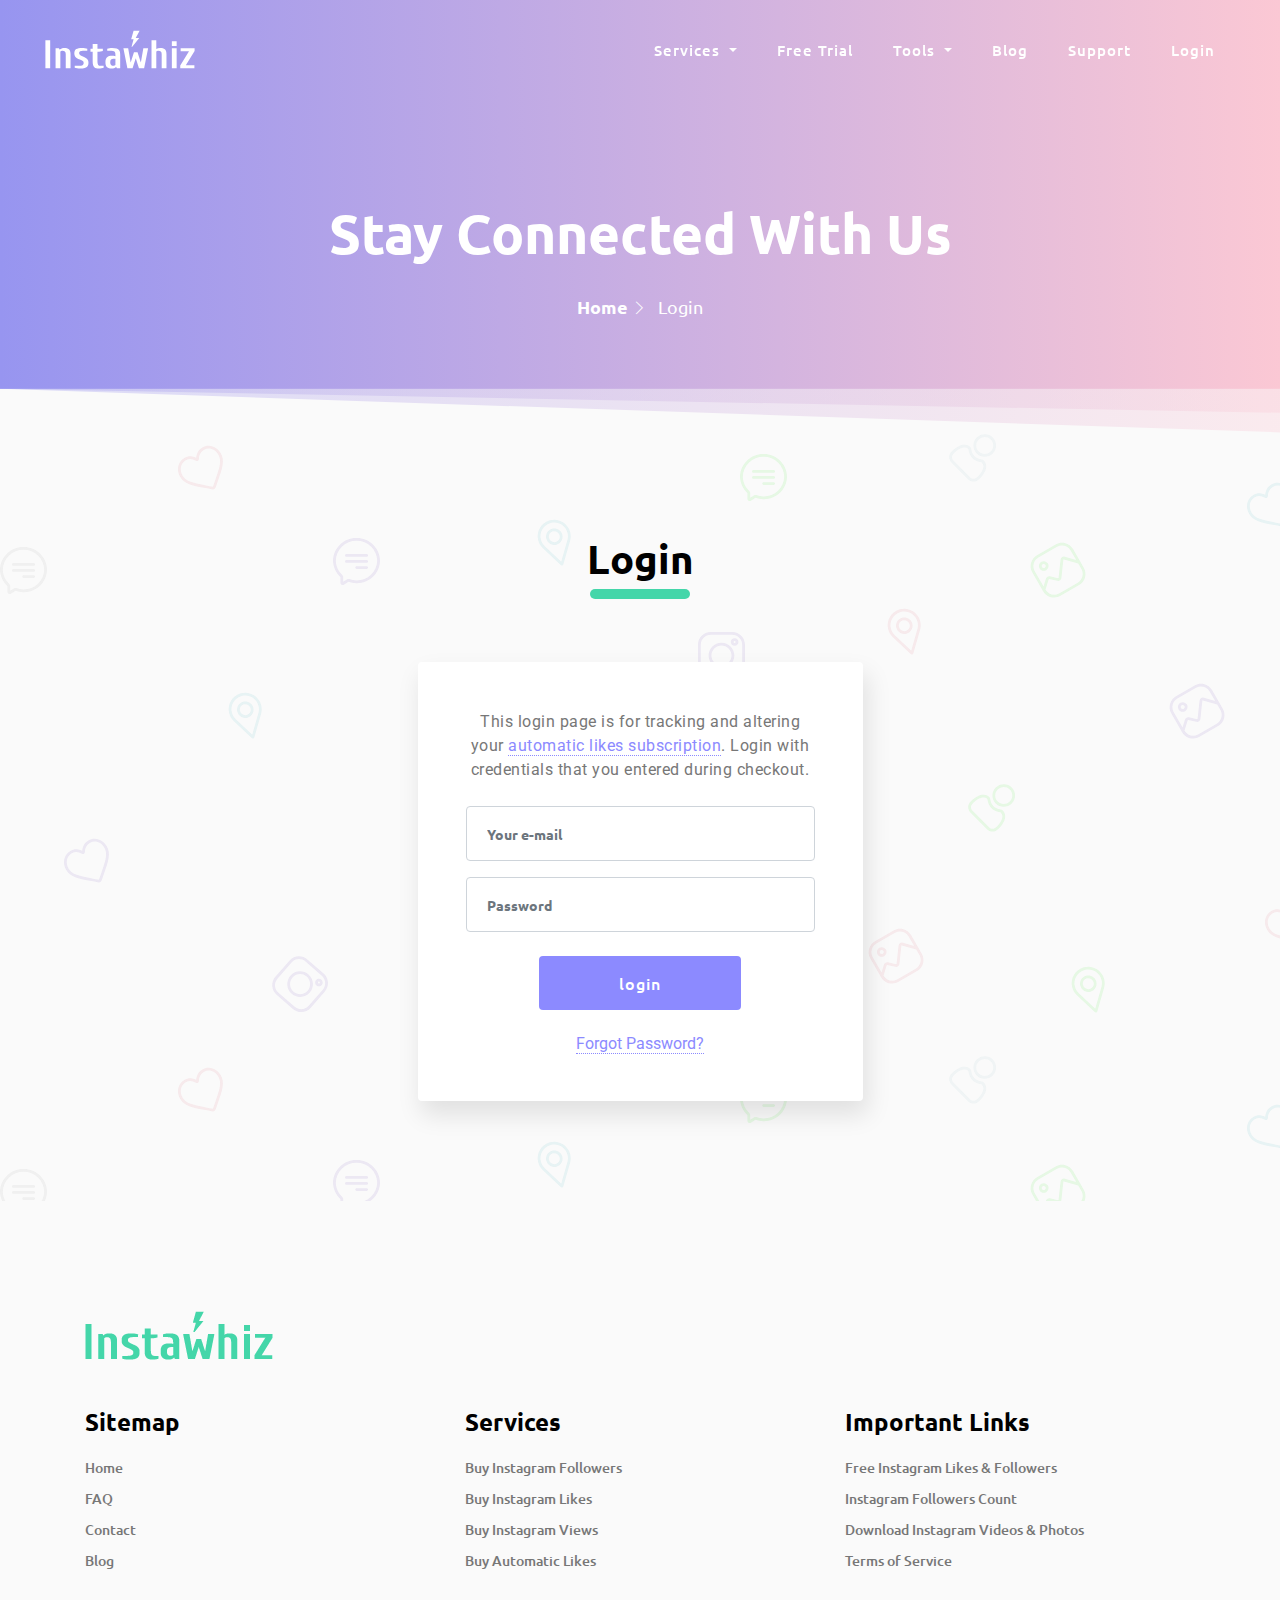
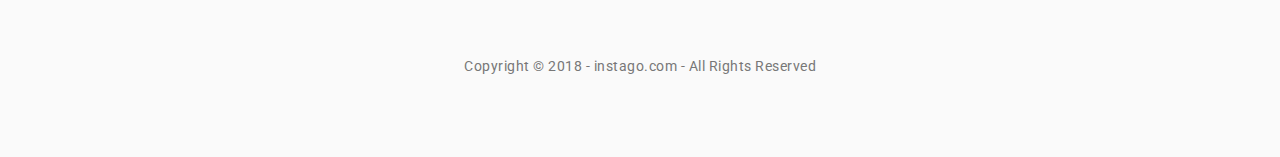
<file: login.html>
<!DOCTYPE html>
<html lang="zxx">

<head>
  <meta charset="utf-8">
  <title>Instago</title>

  
  <!-- mobile responsive meta -->
  <meta name="viewport" content="width=device-width, initial-scale=1">
  <meta name="viewport" content="width=device-width, initial-scale=1, maximum-scale=1">
  
  <!-- Slick Carousel -->
  <link rel="stylesheet" href="plugins/slick/slick.css">
  <link rel="stylesheet" href="plugins/slick/slick-theme.css">
  <!-- Themify -->
  <link rel="stylesheet" href="plugins/themify-icons/themify-icons.css">
  <!-- Bootstrap -->
  <link rel="stylesheet" href="plugins/bootstrap/bootstrap.min.css">
  <!-- AOS -->
  <link rel="stylesheet" href="plugins/aos/aos.css">
  <!-- Odometer -->
  <link rel="stylesheet" href="plugins/odometer/odometer-theme-default.css">
  <!-- Stylesheets -->
  <link href="css/style.css" rel="stylesheet">
  
  <!--Favicon-->
  <link rel="shortcut icon" href="images/favicon.ico" type="image/x-icon">
  <link rel="icon" href="images/favicon.ico" type="image/x-icon">

</head>

<body>
  

<!-- Navbar Start -->
<nav class="main-nav navbar navbar-expand-lg fixed-top">
    <div class="container-fluid">
        <!-- Logo -->
        <a class="navbar-brand" href="index.html">
            <img src="images/logo.svg" alt="logo">
        </a>
        <!-- Toogle Button -->
        <button class="navbar-toggler" type="button" data-toggle="collapse" data-target="#mainNav">
            <span class="ti-menu">
            </span>
        </button>
        <div class="collapse navbar-collapse nav-list" id="mainNav">
            <!-- Navigation Links -->
            <ul class="navbar-nav ml-auto">
                <li class="nav-item dropdown">
                    <a class="nav-link dropdown-toggle" href="#" id="navbarDropdown" data-toggle="dropdown">
                        Services
                    </a>
                    <div class="dropdown-menu dropdown-menu-right">
                        <a class="dropdown-item" href="instagram-likes.html">Buy Instagram Likes</a>
                        <a class="dropdown-item" href="instagram-views.html">Buy Instagram Views</a>
                        <a class="dropdown-item" href="instagram-followers.html">Buy Instagram Followers</a>
                        <a class="dropdown-item" href="auto-likes.html">Automatic Likes</a>
                    </div>
                </li>
                <li class="nav-item">
                    <a class="nav-link" href="free-trial.html">Free Trial</a>
                </li>
                <li class="nav-item dropdown">
                    <a class="nav-link dropdown-toggle" href="#" id="navbarDropdown" data-toggle="dropdown">
                        Tools
                    </a>
                    <div class="dropdown-menu dropdown-menu-right">
                        <a class="dropdown-item" href="instagram-downloader.html">Download Instagram Videos & Photos</a>
                        <a class="dropdown-item" href="stats.html">Live Follower Count</a>
                    </div>
                </li>
                <li class="nav-item">
                    <a class="nav-link" href="blog.html">Blog</a>
                </li>
                <li class="nav-item">
                    <a class="nav-link" href="faq.html">Support</a>
                </li>
                <li class="nav-item">
                    <a class="nav-link" href="login.html">Login</a>
                </li>
            </ul>
        </div>
    </div>
</nav>
<!-- Navbar End -->

<section class="page__header">
    <div class="container">
        <div class="row">
            <div class="col-12 text-center">
                <h1 class="page__title">Stay Connected With Us</h1>
                <ul class="list-inline page__breadcrumb">
                    <li class="list-inline-item">
                        <a href="index.html">Home <i class="ti-angle-right"></i></a>
                    </li>
                    <li class="list-inline-item">
                        Login
                    </li>
                </ul>
            </div>
        </div>
    </div>
</section>

<section class="section" style="background-image: url('images/backgrounds/pattern-bg.svg');">
    <div class="container">
        <div class="row">
            <div class="col-lg-5 mx-auto text-center">
                <h2 class="section__title-center">Login</h2>
                <div class="rounded main-shadow p-5 bg-white">
                    <p class="mb-4">This login page is for tracking and altering your <a href="#" class="text-link">automatic likes subscription</a>. Login with credentials that you entered during checkout.</p>
                    <form action="#">
                        <input type="email" class="form-control mb-3" id="mail" name="email" placeholder="Your e-mail">
                        <input type="password" class="form-control mb-4" id="pass" name="password" placeholder="Password">
                        <button type="submit" value="send" class="btn btn-primary btn-lg mb-4">login</button>
                        <div class="login-reset">
                            <a href="#" class="text-link">Forgot Password?</a>
                        </div>
                    </form>
                </div>
            </div>
        </div>
    </div>
</section>

<footer class="footer">
    <div class="container">
        <div class="row">
            <div class="col-12">
                <div class="footer-logo mb-5 text-center text-sm-left">
                    <img src="images/logo-alt.png" alt="footer-logo">
                </div>
            </div>
            <div class="col-md-4 col-sm-6 mb-5 mb-md-0 text-center text-sm-left">
                <div class="footer__block">
                    <h4 class="mb-3">Sitemap</h4>
                    <ul class="footer__links p-0 m-0">
                        <li><a href="index.html">Home</a></li>
                        <li><a href="faq.html">FAQ</a></li>
                        <li><a href="#">Contact</a></li>
                        <li><a href="blog.html">Blog</a></li>
                    </ul>
                </div>
            </div>
            <div class="col-md-4 col-sm-6 mb-5 mb-md-0 text-center text-sm-left">
                <div class="footer__block">
                    <h4 class="mb-3">Services</h4>
                    <ul class="footer__links p-0 m-0">
                        <li><a href="instagram-followers.html">Buy Instagram Followers</a></li>
                        <li><a href="instagram-likes.html">Buy Instagram Likes</a></li>
                        <li><a href="instagram-views.html">Buy Instagram Views</a></li>
                        <li><a href="auto-likes.html">Buy Automatic Likes</a></li>
                    </ul>
                </div>
            </div>
            <div class="col-md-4 col-sm-12 mb-5 mb-md-0 text-center text-sm-left">
                <div class="footer__block">
                    <h4 class="mb-3">Important Links</h4>
                    <ul class="footer__links p-0 m-0">
                        <li><a href="#">Free Instagram Likes & Followers</a></li>
                        <li><a href="#">Instagram Followers Count</a></li>
                        <li><a href="#">Download Instagram Videos & Photos</a></li>
                        <li><a href="#">Terms of Service</a></li>
                    </ul>
                </div>
            </div>
        </div>
        <div class="row">
            <div class="col-12 text-center">
                <div class="footer__copyright">
                    <p class="mb-0">Copyright © 2018 - instago.com - All Rights Reserved</p>
                </div>
            </div>
        </div>
    </div>
</footer>

<!-- jQuery -->
<script src="plugins/jQuery/jquery.min.js"></script>
<!-- Bootstrap JS -->
<script src="plugins/bootstrap/bootstrap.min.js"></script>
<!-- Slick Slider -->
<script src="plugins/slick/slick.min.js"></script>
<!-- Match Height -->
<script src="plugins/match-height/match-height.js"></script>
<!-- Smooth Scroll -->
<script src="plugins/smooth-scroll/smooth-scroll.js"></script>
<!-- AOS -->
<script src="plugins/aos/aos.js"></script>
<!-- Headroom Js -->
<script src="plugins/headroomjs/headroom.min.js"></script>
<!-- Parallax -->
<script src="plugins/parallax/parallax.min.js"></script>
<!-- Odometer -->
<script src="plugins/odometer/odometer.min.js"></script>
<!-- Main Script -->
<script src="js/script.js"></script>
</body>
</html>
</file>
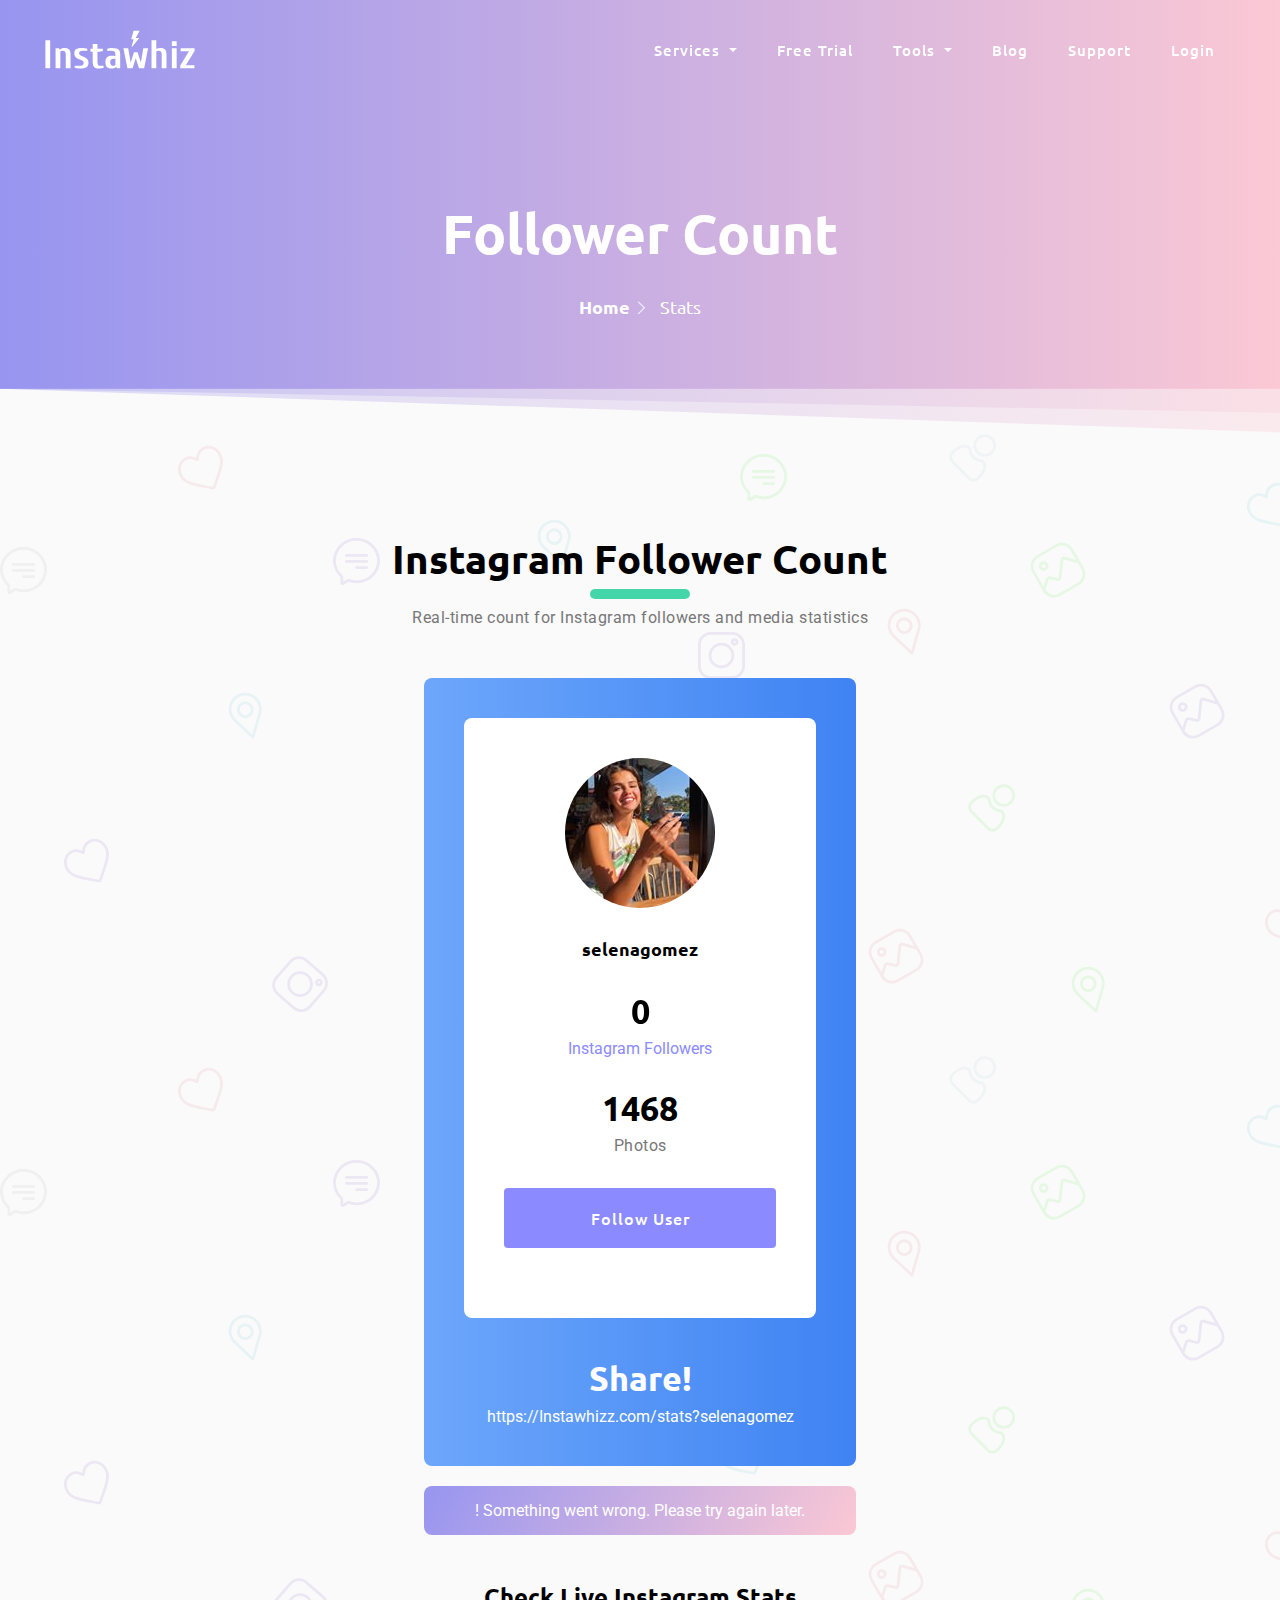
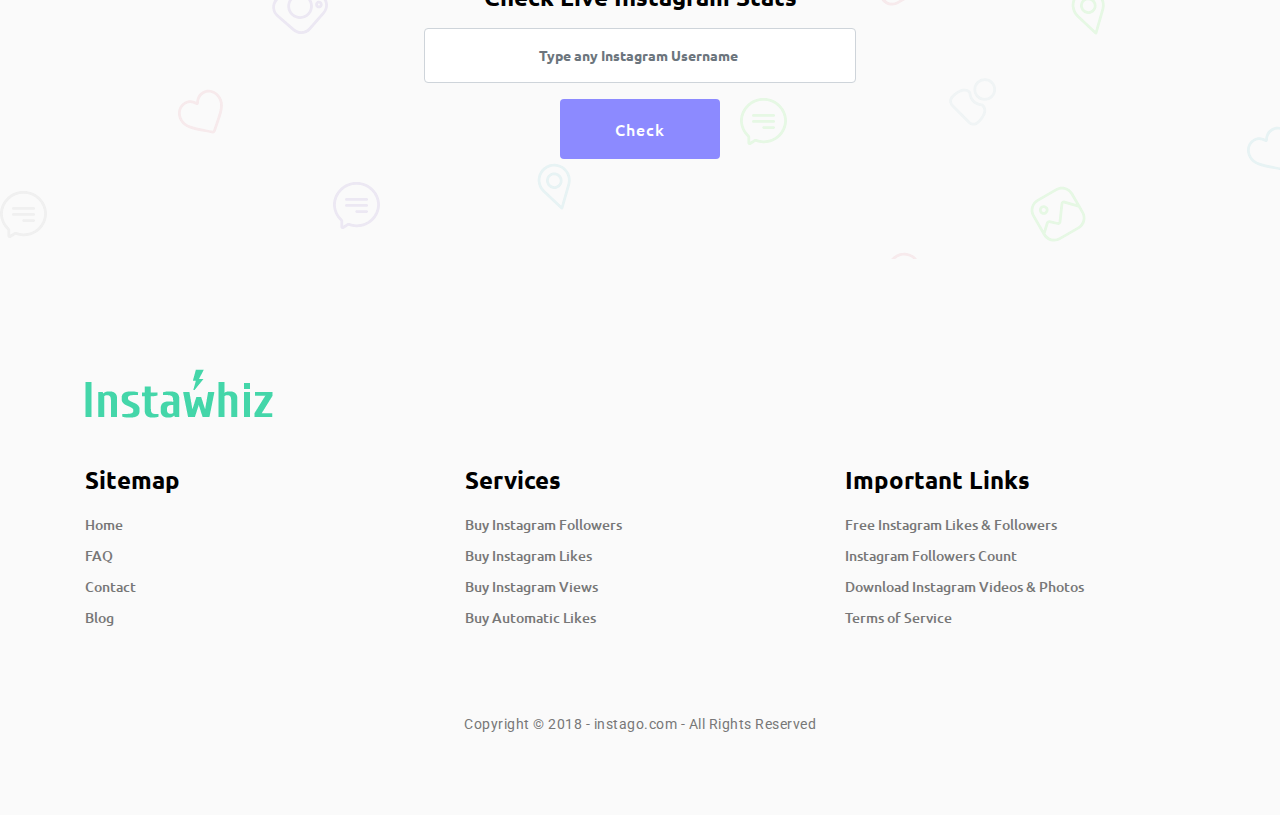
<file: stats.html>
<!DOCTYPE html>
<html lang="zxx">

<head>
  <meta charset="utf-8">
  <title>Instago</title>

  
  <!-- mobile responsive meta -->
  <meta name="viewport" content="width=device-width, initial-scale=1">
  <meta name="viewport" content="width=device-width, initial-scale=1, maximum-scale=1">
  
  <!-- Slick Carousel -->
  <link rel="stylesheet" href="plugins/slick/slick.css">
  <link rel="stylesheet" href="plugins/slick/slick-theme.css">
  <!-- Themify -->
  <link rel="stylesheet" href="plugins/themify-icons/themify-icons.css">
  <!-- Bootstrap -->
  <link rel="stylesheet" href="plugins/bootstrap/bootstrap.min.css">
  <!-- AOS -->
  <link rel="stylesheet" href="plugins/aos/aos.css">
  <!-- Odometer -->
  <link rel="stylesheet" href="plugins/odometer/odometer-theme-default.css">
  <!-- Stylesheets -->
  <link href="css/style.css" rel="stylesheet">
  
  <!--Favicon-->
  <link rel="shortcut icon" href="images/favicon.ico" type="image/x-icon">
  <link rel="icon" href="images/favicon.ico" type="image/x-icon">

</head>

<body>
  

<!-- Navbar Start -->
<nav class="main-nav navbar navbar-expand-lg fixed-top">
    <div class="container-fluid">
        <!-- Logo -->
        <a class="navbar-brand" href="index.html">
            <img src="images/logo.svg" alt="logo">
        </a>
        <!-- Toogle Button -->
        <button class="navbar-toggler" type="button" data-toggle="collapse" data-target="#mainNav">
            <span class="ti-menu">
            </span>
        </button>
        <div class="collapse navbar-collapse nav-list" id="mainNav">
            <!-- Navigation Links -->
            <ul class="navbar-nav ml-auto">
                <li class="nav-item dropdown">
                    <a class="nav-link dropdown-toggle" href="#" id="navbarDropdown" data-toggle="dropdown">
                        Services
                    </a>
                    <div class="dropdown-menu dropdown-menu-right">
                        <a class="dropdown-item" href="instagram-likes.html">Buy Instagram Likes</a>
                        <a class="dropdown-item" href="instagram-views.html">Buy Instagram Views</a>
                        <a class="dropdown-item" href="instagram-followers.html">Buy Instagram Followers</a>
                        <a class="dropdown-item" href="auto-likes.html">Automatic Likes</a>
                    </div>
                </li>
                <li class="nav-item">
                    <a class="nav-link" href="free-trial.html">Free Trial</a>
                </li>
                <li class="nav-item dropdown">
                    <a class="nav-link dropdown-toggle" href="#" id="navbarDropdown" data-toggle="dropdown">
                        Tools
                    </a>
                    <div class="dropdown-menu dropdown-menu-right">
                        <a class="dropdown-item" href="instagram-downloader.html">Download Instagram Videos & Photos</a>
                        <a class="dropdown-item" href="stats.html">Live Follower Count</a>
                    </div>
                </li>
                <li class="nav-item">
                    <a class="nav-link" href="blog.html">Blog</a>
                </li>
                <li class="nav-item">
                    <a class="nav-link" href="faq.html">Support</a>
                </li>
                <li class="nav-item">
                    <a class="nav-link" href="login.html">Login</a>
                </li>
            </ul>
        </div>
    </div>
</nav>
<!-- Navbar End -->

<section class="page__header">
    <div class="container">
        <div class="row">
            <div class="col-12 text-center">
                <h1 class="page__title">Follower Count</h1>
                <ul class="list-inline page__breadcrumb">
                    <li class="list-inline-item">
                        <a href="index.html">Home <i class="ti-angle-right"></i></a>
                    </li>
                    <li class="list-inline-item">
                        Stats
                    </li>
                </ul>
            </div>
        </div>
    </div>
</section>

<section class="section" style="background-image: url('images/backgrounds/pattern-bg.svg');">
	<div class="container">
		<div class="row">
			<div class="col-lg-12 text-center">
				<h2 class="section__title-center mb-4">Instagram Follower Count</h2>
				<p class="mb-5">Real-time count for Instagram followers and media statistics</p>
				<div class="col-lg-5 mx-auto">
					<div class="follower">
						<div class="follower__counter">
							<img src="images/user.jpg" alt="user-img">
							<h6>selenagomez</h6>
							<h3 class="odometer" data-up="423234234">0</h3>
							<a href="#">Instagram Followers</a>
							<h3>1468</h3>
							<p>Photos</p>
							<a href="#" class="btn btn-primary">Follow User</a>
						</div>
						<h3 class="text-white">Share!</h3>
						<a class="text-white" href="https://Instawhizz.com/stats?selenagomez">https://Instawhizz.com/stats?selenagomez</a>
					</div>
					<div class="error-msg">
						! Something went wrong. Please try again later.
					</div>
					<div class="follower__check mt-5">
						<h4 class="mb-3">Check Live Instagram Stats</h4>
						<input type="search" class="form-control text-center mb-3" id="search" placeholder="Type any Instagram Username">
						<button class="btn btn-primary">Check</button>
					</div>
				</div>
			</div>
		</div>
	</div>
</section>

<footer class="footer">
    <div class="container">
        <div class="row">
            <div class="col-12">
                <div class="footer-logo mb-5 text-center text-sm-left">
                    <img src="images/logo-alt.png" alt="footer-logo">
                </div>
            </div>
            <div class="col-md-4 col-sm-6 mb-5 mb-md-0 text-center text-sm-left">
                <div class="footer__block">
                    <h4 class="mb-3">Sitemap</h4>
                    <ul class="footer__links p-0 m-0">
                        <li><a href="index.html">Home</a></li>
                        <li><a href="faq.html">FAQ</a></li>
                        <li><a href="#">Contact</a></li>
                        <li><a href="blog.html">Blog</a></li>
                    </ul>
                </div>
            </div>
            <div class="col-md-4 col-sm-6 mb-5 mb-md-0 text-center text-sm-left">
                <div class="footer__block">
                    <h4 class="mb-3">Services</h4>
                    <ul class="footer__links p-0 m-0">
                        <li><a href="instagram-followers.html">Buy Instagram Followers</a></li>
                        <li><a href="instagram-likes.html">Buy Instagram Likes</a></li>
                        <li><a href="instagram-views.html">Buy Instagram Views</a></li>
                        <li><a href="auto-likes.html">Buy Automatic Likes</a></li>
                    </ul>
                </div>
            </div>
            <div class="col-md-4 col-sm-12 mb-5 mb-md-0 text-center text-sm-left">
                <div class="footer__block">
                    <h4 class="mb-3">Important Links</h4>
                    <ul class="footer__links p-0 m-0">
                        <li><a href="#">Free Instagram Likes & Followers</a></li>
                        <li><a href="#">Instagram Followers Count</a></li>
                        <li><a href="#">Download Instagram Videos & Photos</a></li>
                        <li><a href="#">Terms of Service</a></li>
                    </ul>
                </div>
            </div>
        </div>
        <div class="row">
            <div class="col-12 text-center">
                <div class="footer__copyright">
                    <p class="mb-0">Copyright © 2018 - instago.com - All Rights Reserved</p>
                </div>
            </div>
        </div>
    </div>
</footer>

<!-- jQuery -->
<script src="plugins/jQuery/jquery.min.js"></script>
<!-- Bootstrap JS -->
<script src="plugins/bootstrap/bootstrap.min.js"></script>
<!-- Slick Slider -->
<script src="plugins/slick/slick.min.js"></script>
<!-- Match Height -->
<script src="plugins/match-height/match-height.js"></script>
<!-- Smooth Scroll -->
<script src="plugins/smooth-scroll/smooth-scroll.js"></script>
<!-- AOS -->
<script src="plugins/aos/aos.js"></script>
<!-- Headroom Js -->
<script src="plugins/headroomjs/headroom.min.js"></script>
<!-- Parallax -->
<script src="plugins/parallax/parallax.min.js"></script>
<!-- Odometer -->
<script src="plugins/odometer/odometer.min.js"></script>
<!-- Main Script -->
<script src="js/script.js"></script>
</body>
</html>
</file>
<file: plugins/themify-icons/themify-icons.css>
@font-face {
	font-family: 'themify';
	src:url('fonts/themify.eot?-fvbane');
	src:url('fonts/themify.eot?#iefix-fvbane') format('embedded-opentype'),
		url('fonts/themify.woff?-fvbane') format('woff'),
		url('fonts/themify.ttf?-fvbane') format('truetype'),
		url('fonts/themify.svg?-fvbane#themify') format('svg');
	font-weight: normal;
	font-style: normal;
}

[class^="ti-"], [class*=" ti-"] {
	font-family: 'themify';
	speak: none;
	font-style: normal;
	font-weight: normal;
	font-variant: normal;
	text-transform: none;
	line-height: 1;

	/* Better Font Rendering =========== */
	-webkit-font-smoothing: antialiased;
	-moz-osx-font-smoothing: grayscale;
}

.ti-wand:before {
	content: "\e600";
}
.ti-volume:before {
	content: "\e601";
}
.ti-user:before {
	content: "\e602";
}
.ti-unlock:before {
	content: "\e603";
}
.ti-unlink:before {
	content: "\e604";
}
.ti-trash:before {
	content: "\e605";
}
.ti-thought:before {
	content: "\e606";
}
.ti-target:before {
	content: "\e607";
}
.ti-tag:before {
	content: "\e608";
}
.ti-tablet:before {
	content: "\e609";
}
.ti-star:before {
	content: "\e60a";
}
.ti-spray:before {
	content: "\e60b";
}
.ti-signal:before {
	content: "\e60c";
}
.ti-shopping-cart:before {
	content: "\e60d";
}
.ti-shopping-cart-full:before {
	content: "\e60e";
}
.ti-settings:before {
	content: "\e60f";
}
.ti-search:before {
	content: "\e610";
}
.ti-zoom-in:before {
	content: "\e611";
}
.ti-zoom-out:before {
	content: "\e612";
}
.ti-cut:before {
	content: "\e613";
}
.ti-ruler:before {
	content: "\e614";
}
.ti-ruler-pencil:before {
	content: "\e615";
}
.ti-ruler-alt:before {
	content: "\e616";
}
.ti-bookmark:before {
	content: "\e617";
}
.ti-bookmark-alt:before {
	content: "\e618";
}
.ti-reload:before {
	content: "\e619";
}
.ti-plus:before {
	content: "\e61a";
}
.ti-pin:before {
	content: "\e61b";
}
.ti-pencil:before {
	content: "\e61c";
}
.ti-pencil-alt:before {
	content: "\e61d";
}
.ti-paint-roller:before {
	content: "\e61e";
}
.ti-paint-bucket:before {
	content: "\e61f";
}
.ti-na:before {
	content: "\e620";
}
.ti-mobile:before {
	content: "\e621";
}
.ti-minus:before {
	content: "\e622";
}
.ti-medall:before {
	content: "\e623";
}
.ti-medall-alt:before {
	content: "\e624";
}
.ti-marker:before {
	content: "\e625";
}
.ti-marker-alt:before {
	content: "\e626";
}
.ti-arrow-up:before {
	content: "\e627";
}
.ti-arrow-right:before {
	content: "\e628";
}
.ti-arrow-left:before {
	content: "\e629";
}
.ti-arrow-down:before {
	content: "\e62a";
}
.ti-lock:before {
	content: "\e62b";
}
.ti-location-arrow:before {
	content: "\e62c";
}
.ti-link:before {
	content: "\e62d";
}
.ti-layout:before {
	content: "\e62e";
}
.ti-layers:before {
	content: "\e62f";
}
.ti-layers-alt:before {
	content: "\e630";
}
.ti-key:before {
	content: "\e631";
}
.ti-import:before {
	content: "\e632";
}
.ti-image:before {
	content: "\e633";
}
.ti-heart:before {
	content: "\e634";
}
.ti-heart-broken:before {
	content: "\e635";
}
.ti-hand-stop:before {
	content: "\e636";
}
.ti-hand-open:before {
	content: "\e637";
}
.ti-hand-drag:before {
	content: "\e638";
}
.ti-folder:before {
	content: "\e639";
}
.ti-flag:before {
	content: "\e63a";
}
.ti-flag-alt:before {
	content: "\e63b";
}
.ti-flag-alt-2:before {
	content: "\e63c";
}
.ti-eye:before {
	content: "\e63d";
}
.ti-export:before {
	content: "\e63e";
}
.ti-exchange-vertical:before {
	content: "\e63f";
}
.ti-desktop:before {
	content: "\e640";
}
.ti-cup:before {
	content: "\e641";
}
.ti-crown:before {
	content: "\e642";
}
.ti-comments:before {
	content: "\e643";
}
.ti-comment:before {
	content: "\e644";
}
.ti-comment-alt:before {
	content: "\e645";
}
.ti-close:before {
	content: "\e646";
}
.ti-clip:before {
	content: "\e647";
}
.ti-angle-up:before {
	content: "\e648";
}
.ti-angle-right:before {
	content: "\e649";
}
.ti-angle-left:before {
	content: "\e64a";
}
.ti-angle-down:before {
	content: "\e64b";
}
.ti-check:before {
	content: "\e64c";
}
.ti-check-box:before {
	content: "\e64d";
}
.ti-camera:before {
	content: "\e64e";
}
.ti-announcement:before {
	content: "\e64f";
}
.ti-brush:before {
	content: "\e650";
}
.ti-briefcase:before {
	content: "\e651";
}
.ti-bolt:before {
	content: "\e652";
}
.ti-bolt-alt:before {
	content: "\e653";
}
.ti-blackboard:before {
	content: "\e654";
}
.ti-bag:before {
	content: "\e655";
}
.ti-move:before {
	content: "\e656";
}
.ti-arrows-vertical:before {
	content: "\e657";
}
.ti-arrows-horizontal:before {
	content: "\e658";
}
.ti-fullscreen:before {
	content: "\e659";
}
.ti-arrow-top-right:before {
	content: "\e65a";
}
.ti-arrow-top-left:before {
	content: "\e65b";
}
.ti-arrow-circle-up:before {
	content: "\e65c";
}
.ti-arrow-circle-right:before {
	content: "\e65d";
}
.ti-arrow-circle-left:before {
	content: "\e65e";
}
.ti-arrow-circle-down:before {
	content: "\e65f";
}
.ti-angle-double-up:before {
	content: "\e660";
}
.ti-angle-double-right:before {
	content: "\e661";
}
.ti-angle-double-left:before {
	content: "\e662";
}
.ti-angle-double-down:before {
	content: "\e663";
}
.ti-zip:before {
	content: "\e664";
}
.ti-world:before {
	content: "\e665";
}
.ti-wheelchair:before {
	content: "\e666";
}
.ti-view-list:before {
	content: "\e667";
}
.ti-view-list-alt:before {
	content: "\e668";
}
.ti-view-grid:before {
	content: "\e669";
}
.ti-uppercase:before {
	content: "\e66a";
}
.ti-upload:before {
	content: "\e66b";
}
.ti-underline:before {
	content: "\e66c";
}
.ti-truck:before {
	content: "\e66d";
}
.ti-timer:before {
	content: "\e66e";
}
.ti-ticket:before {
	content: "\e66f";
}
.ti-thumb-up:before {
	content: "\e670";
}
.ti-thumb-down:before {
	content: "\e671";
}
.ti-text:before {
	content: "\e672";
}
.ti-stats-up:before {
	content: "\e673";
}
.ti-stats-down:before {
	content: "\e674";
}
.ti-split-v:before {
	content: "\e675";
}
.ti-split-h:before {
	content: "\e676";
}
.ti-smallcap:before {
	content: "\e677";
}
.ti-shine:before {
	content: "\e678";
}
.ti-shift-right:before {
	content: "\e679";
}
.ti-shift-left:before {
	content: "\e67a";
}
.ti-shield:before {
	content: "\e67b";
}
.ti-notepad:before {
	content: "\e67c";
}
.ti-server:before {
	content: "\e67d";
}
.ti-quote-right:before {
	content: "\e67e";
}
.ti-quote-left:before {
	content: "\e67f";
}
.ti-pulse:before {
	content: "\e680";
}
.ti-printer:before {
	content: "\e681";
}
.ti-power-off:before {
	content: "\e682";
}
.ti-plug:before {
	content: "\e683";
}
.ti-pie-chart:before {
	content: "\e684";
}
.ti-paragraph:before {
	content: "\e685";
}
.ti-panel:before {
	content: "\e686";
}
.ti-package:before {
	content: "\e687";
}
.ti-music:before {
	content: "\e688";
}
.ti-music-alt:before {
	content: "\e689";
}
.ti-mouse:before {
	content: "\e68a";
}
.ti-mouse-alt:before {
	content: "\e68b";
}
.ti-money:before {
	content: "\e68c";
}
.ti-microphone:before {
	content: "\e68d";
}
.ti-menu:before {
	content: "\e68e";
}
.ti-menu-alt:before {
	content: "\e68f";
}
.ti-map:before {
	content: "\e690";
}
.ti-map-alt:before {
	content: "\e691";
}
.ti-loop:before {
	content: "\e692";
}
.ti-location-pin:before {
	content: "\e693";
}
.ti-list:before {
	content: "\e694";
}
.ti-light-bulb:before {
	content: "\e695";
}
.ti-Italic:before {
	content: "\e696";
}
.ti-info:before {
	content: "\e697";
}
.ti-infinite:before {
	content: "\e698";
}
.ti-id-badge:before {
	content: "\e699";
}
.ti-hummer:before {
	content: "\e69a";
}
.ti-home:before {
	content: "\e69b";
}
.ti-help:before {
	content: "\e69c";
}
.ti-headphone:before {
	content: "\e69d";
}
.ti-harddrives:before {
	content: "\e69e";
}
.ti-harddrive:before {
	content: "\e69f";
}
.ti-gift:before {
	content: "\e6a0";
}
.ti-game:before {
	content: "\e6a1";
}
.ti-filter:before {
	content: "\e6a2";
}
.ti-files:before {
	content: "\e6a3";
}
.ti-file:before {
	content: "\e6a4";
}
.ti-eraser:before {
	content: "\e6a5";
}
.ti-envelope:before {
	content: "\e6a6";
}
.ti-download:before {
	content: "\e6a7";
}
.ti-direction:before {
	content: "\e6a8";
}
.ti-direction-alt:before {
	content: "\e6a9";
}
.ti-dashboard:before {
	content: "\e6aa";
}
.ti-control-stop:before {
	content: "\e6ab";
}
.ti-control-shuffle:before {
	content: "\e6ac";
}
.ti-control-play:before {
	content: "\e6ad";
}
.ti-control-pause:before {
	content: "\e6ae";
}
.ti-control-forward:before {
	content: "\e6af";
}
.ti-control-backward:before {
	content: "\e6b0";
}
.ti-cloud:before {
	content: "\e6b1";
}
.ti-cloud-up:before {
	content: "\e6b2";
}
.ti-cloud-down:before {
	content: "\e6b3";
}
.ti-clipboard:before {
	content: "\e6b4";
}
.ti-car:before {
	content: "\e6b5";
}
.ti-calendar:before {
	content: "\e6b6";
}
.ti-book:before {
	content: "\e6b7";
}
.ti-bell:before {
	content: "\e6b8";
}
.ti-basketball:before {
	content: "\e6b9";
}
.ti-bar-chart:before {
	content: "\e6ba";
}
.ti-bar-chart-alt:before {
	content: "\e6bb";
}
.ti-back-right:before {
	content: "\e6bc";
}
.ti-back-left:before {
	content: "\e6bd";
}
.ti-arrows-corner:before {
	content: "\e6be";
}
.ti-archive:before {
	content: "\e6bf";
}
.ti-anchor:before {
	content: "\e6c0";
}
.ti-align-right:before {
	content: "\e6c1";
}
.ti-align-left:before {
	content: "\e6c2";
}
.ti-align-justify:before {
	content: "\e6c3";
}
.ti-align-center:before {
	content: "\e6c4";
}
.ti-alert:before {
	content: "\e6c5";
}
.ti-alarm-clock:before {
	content: "\e6c6";
}
.ti-agenda:before {
	content: "\e6c7";
}
.ti-write:before {
	content: "\e6c8";
}
.ti-window:before {
	content: "\e6c9";
}
.ti-widgetized:before {
	content: "\e6ca";
}
.ti-widget:before {
	content: "\e6cb";
}
.ti-widget-alt:before {
	content: "\e6cc";
}
.ti-wallet:before {
	content: "\e6cd";
}
.ti-video-clapper:before {
	content: "\e6ce";
}
.ti-video-camera:before {
	content: "\e6cf";
}
.ti-vector:before {
	content: "\e6d0";
}
.ti-themify-logo:before {
	content: "\e6d1";
}
.ti-themify-favicon:before {
	content: "\e6d2";
}
.ti-themify-favicon-alt:before {
	content: "\e6d3";
}
.ti-support:before {
	content: "\e6d4";
}
.ti-stamp:before {
	content: "\e6d5";
}
.ti-split-v-alt:before {
	content: "\e6d6";
}
.ti-slice:before {
	content: "\e6d7";
}
.ti-shortcode:before {
	content: "\e6d8";
}
.ti-shift-right-alt:before {
	content: "\e6d9";
}
.ti-shift-left-alt:before {
	content: "\e6da";
}
.ti-ruler-alt-2:before {
	content: "\e6db";
}
.ti-receipt:before {
	content: "\e6dc";
}
.ti-pin2:before {
	content: "\e6dd";
}
.ti-pin-alt:before {
	content: "\e6de";
}
.ti-pencil-alt2:before {
	content: "\e6df";
}
.ti-palette:before {
	content: "\e6e0";
}
.ti-more:before {
	content: "\e6e1";
}
.ti-more-alt:before {
	content: "\e6e2";
}
.ti-microphone-alt:before {
	content: "\e6e3";
}
.ti-magnet:before {
	content: "\e6e4";
}
.ti-line-double:before {
	content: "\e6e5";
}
.ti-line-dotted:before {
	content: "\e6e6";
}
.ti-line-dashed:before {
	content: "\e6e7";
}
.ti-layout-width-full:before {
	content: "\e6e8";
}
.ti-layout-width-default:before {
	content: "\e6e9";
}
.ti-layout-width-default-alt:before {
	content: "\e6ea";
}
.ti-layout-tab:before {
	content: "\e6eb";
}
.ti-layout-tab-window:before {
	content: "\e6ec";
}
.ti-layout-tab-v:before {
	content: "\e6ed";
}
.ti-layout-tab-min:before {
	content: "\e6ee";
}
.ti-layout-slider:before {
	content: "\e6ef";
}
.ti-layout-slider-alt:before {
	content: "\e6f0";
}
.ti-layout-sidebar-right:before {
	content: "\e6f1";
}
.ti-layout-sidebar-none:before {
	content: "\e6f2";
}
.ti-layout-sidebar-left:before {
	content: "\e6f3";
}
.ti-layout-placeholder:before {
	content: "\e6f4";
}
.ti-layout-menu:before {
	content: "\e6f5";
}
.ti-layout-menu-v:before {
	content: "\e6f6";
}
.ti-layout-menu-separated:before {
	content: "\e6f7";
}
.ti-layout-menu-full:before {
	content: "\e6f8";
}
.ti-layout-media-right-alt:before {
	content: "\e6f9";
}
.ti-layout-media-right:before {
	content: "\e6fa";
}
.ti-layout-media-overlay:before {
	content: "\e6fb";
}
.ti-layout-media-overlay-alt:before {
	content: "\e6fc";
}
.ti-layout-media-overlay-alt-2:before {
	content: "\e6fd";
}
.ti-layout-media-left-alt:before {
	content: "\e6fe";
}
.ti-layout-media-left:before {
	content: "\e6ff";
}
.ti-layout-media-center-alt:before {
	content: "\e700";
}
.ti-layout-media-center:before {
	content: "\e701";
}
.ti-layout-list-thumb:before {
	content: "\e702";
}
.ti-layout-list-thumb-alt:before {
	content: "\e703";
}
.ti-layout-list-post:before {
	content: "\e704";
}
.ti-layout-list-large-image:before {
	content: "\e705";
}
.ti-layout-line-solid:before {
	content: "\e706";
}
.ti-layout-grid4:before {
	content: "\e707";
}
.ti-layout-grid3:before {
	content: "\e708";
}
.ti-layout-grid2:before {
	content: "\e709";
}
.ti-layout-grid2-thumb:before {
	content: "\e70a";
}
.ti-layout-cta-right:before {
	content: "\e70b";
}
.ti-layout-cta-left:before {
	content: "\e70c";
}
.ti-layout-cta-center:before {
	content: "\e70d";
}
.ti-layout-cta-btn-right:before {
	content: "\e70e";
}
.ti-layout-cta-btn-left:before {
	content: "\e70f";
}
.ti-layout-column4:before {
	content: "\e710";
}
.ti-layout-column3:before {
	content: "\e711";
}
.ti-layout-column2:before {
	content: "\e712";
}
.ti-layout-accordion-separated:before {
	content: "\e713";
}
.ti-layout-accordion-merged:before {
	content: "\e714";
}
.ti-layout-accordion-list:before {
	content: "\e715";
}
.ti-ink-pen:before {
	content: "\e716";
}
.ti-info-alt:before {
	content: "\e717";
}
.ti-help-alt:before {
	content: "\e718";
}
.ti-headphone-alt:before {
	content: "\e719";
}
.ti-hand-point-up:before {
	content: "\e71a";
}
.ti-hand-point-right:before {
	content: "\e71b";
}
.ti-hand-point-left:before {
	content: "\e71c";
}
.ti-hand-point-down:before {
	content: "\e71d";
}
.ti-gallery:before {
	content: "\e71e";
}
.ti-face-smile:before {
	content: "\e71f";
}
.ti-face-sad:before {
	content: "\e720";
}
.ti-credit-card:before {
	content: "\e721";
}
.ti-control-skip-forward:before {
	content: "\e722";
}
.ti-control-skip-backward:before {
	content: "\e723";
}
.ti-control-record:before {
	content: "\e724";
}
.ti-control-eject:before {
	content: "\e725";
}
.ti-comments-smiley:before {
	content: "\e726";
}
.ti-brush-alt:before {
	content: "\e727";
}
.ti-youtube:before {
	content: "\e728";
}
.ti-vimeo:before {
	content: "\e729";
}
.ti-twitter:before {
	content: "\e72a";
}
.ti-time:before {
	content: "\e72b";
}
.ti-tumblr:before {
	content: "\e72c";
}
.ti-skype:before {
	content: "\e72d";
}
.ti-share:before {
	content: "\e72e";
}
.ti-share-alt:before {
	content: "\e72f";
}
.ti-rocket:before {
	content: "\e730";
}
.ti-pinterest:before {
	content: "\e731";
}
.ti-new-window:before {
	content: "\e732";
}
.ti-microsoft:before {
	content: "\e733";
}
.ti-list-ol:before {
	content: "\e734";
}
.ti-linkedin:before {
	content: "\e735";
}
.ti-layout-sidebar-2:before {
	content: "\e736";
}
.ti-layout-grid4-alt:before {
	content: "\e737";
}
.ti-layout-grid3-alt:before {
	content: "\e738";
}
.ti-layout-grid2-alt:before {
	content: "\e739";
}
.ti-layout-column4-alt:before {
	content: "\e73a";
}
.ti-layout-column3-alt:before {
	content: "\e73b";
}
.ti-layout-column2-alt:before {
	content: "\e73c";
}
.ti-instagram:before {
	content: "\e73d";
}
.ti-google:before {
	content: "\e73e";
}
.ti-github:before {
	content: "\e73f";
}
.ti-flickr:before {
	content: "\e740";
}
.ti-facebook:before {
	content: "\e741";
}
.ti-dropbox:before {
	content: "\e742";
}
.ti-dribbble:before {
	content: "\e743";
}
.ti-apple:before {
	content: "\e744";
}
.ti-android:before {
	content: "\e745";
}
.ti-save:before {
	content: "\e746";
}
.ti-save-alt:before {
	content: "\e747";
}
.ti-yahoo:before {
	content: "\e748";
}
.ti-wordpress:before {
	content: "\e749";
}
.ti-vimeo-alt:before {
	content: "\e74a";
}
.ti-twitter-alt:before {
	content: "\e74b";
}
.ti-tumblr-alt:before {
	content: "\e74c";
}
.ti-trello:before {
	content: "\e74d";
}
.ti-stack-overflow:before {
	content: "\e74e";
}
.ti-soundcloud:before {
	content: "\e74f";
}
.ti-sharethis:before {
	content: "\e750";
}
.ti-sharethis-alt:before {
	content: "\e751";
}
.ti-reddit:before {
	content: "\e752";
}
.ti-pinterest-alt:before {
	content: "\e753";
}
.ti-microsoft-alt:before {
	content: "\e754";
}
.ti-linux:before {
	content: "\e755";
}
.ti-jsfiddle:before {
	content: "\e756";
}
.ti-joomla:before {
	content: "\e757";
}
.ti-html5:before {
	content: "\e758";
}
.ti-flickr-alt:before {
	content: "\e759";
}
.ti-email:before {
	content: "\e75a";
}
.ti-drupal:before {
	content: "\e75b";
}
.ti-dropbox-alt:before {
	content: "\e75c";
}
.ti-css3:before {
	content: "\e75d";
}
.ti-rss:before {
	content: "\e75e";
}
.ti-rss-alt:before {
	content: "\e75f";
}
</file>
<file: plugins/odometer/odometer-theme-default.css>
.odometer{
    display: block;
}
.odometer.odometer-auto-theme, .odometer.odometer-theme-default {
  display: inline-block;
  vertical-align: middle;
  *vertical-align: auto;
  *zoom: 1;
  *display: inline;
  position: relative;
}
.odometer.odometer-auto-theme .odometer-digit, .odometer.odometer-theme-default .odometer-digit {
  display: inline-block;
  vertical-align: middle;
  *vertical-align: auto;
  *zoom: 1;
  *display: inline;
  position: relative;
}
.odometer.odometer-auto-theme .odometer-digit .odometer-digit-spacer, .odometer.odometer-theme-default .odometer-digit .odometer-digit-spacer {
  display: inline-block;
  vertical-align: middle;
  *vertical-align: auto;
  *zoom: 1;
  *display: inline;
  visibility: hidden;
}
.odometer.odometer-auto-theme .odometer-digit .odometer-digit-inner, .odometer.odometer-theme-default .odometer-digit .odometer-digit-inner {
  text-align: left;
  display: block;
  position: absolute;
  top: 0;
  left: 0;
  right: 0;
  bottom: 0;
  overflow: hidden;
}
.odometer.odometer-auto-theme .odometer-digit .odometer-ribbon, .odometer.odometer-theme-default .odometer-digit .odometer-ribbon {
  display: block;
}
.odometer.odometer-auto-theme .odometer-digit .odometer-ribbon-inner, .odometer.odometer-theme-default .odometer-digit .odometer-ribbon-inner {
  display: block;
  -webkit-backface-visibility: hidden;
}
.odometer.odometer-auto-theme .odometer-digit .odometer-value, .odometer.odometer-theme-default .odometer-digit .odometer-value {
  display: block;
  -webkit-transform: translateZ(0);
}
.odometer.odometer-auto-theme .odometer-digit .odometer-value.odometer-last-value, .odometer.odometer-theme-default .odometer-digit .odometer-value.odometer-last-value {
  position: absolute;
}
.odometer.odometer-auto-theme.odometer-animating-up .odometer-ribbon-inner, .odometer.odometer-theme-default.odometer-animating-up .odometer-ribbon-inner {
  -webkit-transition: -webkit-transform 2s;
  -moz-transition: -moz-transform 2s;
  -ms-transition: -ms-transform 2s;
  -o-transition: -o-transform 2s;
  transition: transform 2s;
}
.odometer.odometer-auto-theme.odometer-animating-up.odometer-animating .odometer-ribbon-inner, .odometer.odometer-theme-default.odometer-animating-up.odometer-animating .odometer-ribbon-inner {
  -webkit-transform: translateY(-100%);
  -moz-transform: translateY(-100%);
  -ms-transform: translateY(-100%);
  -o-transform: translateY(-100%);
  transform: translateY(-100%);
}
.odometer.odometer-auto-theme.odometer-animating-down .odometer-ribbon-inner, .odometer.odometer-theme-default.odometer-animating-down .odometer-ribbon-inner {
  -webkit-transform: translateY(-100%);
  -moz-transform: translateY(-100%);
  -ms-transform: translateY(-100%);
  -o-transform: translateY(-100%);
  transform: translateY(-100%);
}
.odometer.odometer-auto-theme.odometer-animating-down.odometer-animating .odometer-ribbon-inner, .odometer.odometer-theme-default.odometer-animating-down.odometer-animating .odometer-ribbon-inner {
  -webkit-transition: -webkit-transform 2s;
  -moz-transition: -moz-transform 2s;
  -ms-transition: -ms-transform 2s;
  -o-transition: -o-transform 2s;
  transition: transform 2s;
  -webkit-transform: translateY(0);
  -moz-transform: translateY(0);
  -ms-transform: translateY(0);
  -o-transform: translateY(0);
  transform: translateY(0);
}

.odometer.odometer-auto-theme, .odometer.odometer-theme-default {
  font-family: 'Ubuntu', sans-serif;
  line-height: 1.1em;
}
.odometer.odometer-auto-theme .odometer-value, .odometer.odometer-theme-default .odometer-value {
  text-align: center;
}
</file>
<file: css/style.css>
/*!------------------------------------------------------------------
[MAIN STYLESHEET]

PROJECT:	Instawhizz
VERSION:	1.0.0
-------------------------------------------------------------------*/
@import url("https://fonts.googleapis.com/css?family=Roboto:300,400,500,700");
@import url("https://fonts.googleapis.com/css?family=Ubuntu:400,500,700");
body {
  line-height: 1.2;
  font-family: "Roboto", sans-serif;
  font-weight: 400;
  -webkit-font-smoothing: antialiased;
}

p {
  letter-spacing: .5px;
  color: #777777;
  font-size: 16px;
  line-height: 1.5;
}

h1, h2, h3, h4, h5, h6 {
  font-family: "Ubuntu", sans-serif;
  color: #000;
  font-weight: 700;
}

h1, .h1 {
  font-size: 55px;
}

h2, .h2 {
  font-size: 40px;
}

h3, .h3 {
  font-size: 34px;
}

h4, .h4 {
  font-size: 24px;
}

h5, .h5 {
  font-size: 20px;
}

h6, .h6 {
  font-size: 18px;
}

.btn {
  font-size: 16px;
  border-radius: 4px;
  padding: 18px 55px;
  border: none;
  letter-spacing: 1px;
  font-family: "Ubuntu", sans-serif;
  font-weight: 500;
  transition: .3s ease;
}

.btn:hover {
  box-shadow: 4px 13px 25px 1px rgba(0, 0, 0, 0.1);
}

.btn-primary {
  background: #8C8AFF;
  color: #fff;
}

.btn-primary:hover {
  background: #8C8AFF;
  color: #fff;
}

.btn-secondary {
  background: #44D6A9;
  color: #fff;
}

.btn-secondary:hover {
  background: #44D6A9;
  color: #fff;
}

.btn-sm {
  padding: 15px 30px;
}

.btn-lg {
  padding: 15px 80px;
}

.btn-white {
  background: #fff;
  color: #8C8AFF;
}

body {
  background: #fafafa;
}

.section {
  padding: 100px 0;
}

.section__title-center {
  margin-bottom: 80px;
  position: relative;
}

.section__title-center::before {
  position: absolute;
  content: '';
  width: 100px;
  height: 10px;
  bottom: -17px;
  left: 50%;
  -webkit-transform: translateX(-50%);
          transform: translateX(-50%);
  background-color: #44D6A9;
  border-radius: 10px;
}

a {
  color: #8C8AFF;
}

.main-shadow {
  box-shadow: 4px 13px 25px 1px rgba(0, 0, 0, 0.1);
}

.page__header {
  padding: 200px 0 100px;
  background-image: url("../images/backgrounds/breadcrumb-bg.svg");
  background-size: cover;
  background-position: bottom center;
}

.page__title {
  color: #fff;
  margin-bottom: 30px;
}

.page__breadcrumb li {
  font-family: "Ubuntu", sans-serif;
  color: #fff;
  font-size: 18px;
}

.page__breadcrumb li a {
  color: #fff;
  font-weight: 700;
  text-decoration: none;
  transition: .3s ease;
}

.page__breadcrumb li a i {
  font-size: 14px;
  display: inline-block;
}

a {
  color: #8C8AFF;
}

a:hover {
  color: #8C8AFF;
}

.text-link {
  border-bottom: 1px dotted #8C8AFF;
}

.text-link:hover {
  border-bottom: 1px solid #8C8AFF;
  text-decoration: none;
}

.bg-primary-gradient {
  background-image: linear-gradient(120deg, #9795f0, #fbc8d4);
}

.form-control {
  height: 55px;
  font-size: 14px;
  padding: 10px 20px;
  font-family: "Ubuntu", sans-serif;
  font-weight: 600;
}

.form-control:focus {
  outline: 0;
  box-shadow: none;
  border-color: #8C8AFF;
}

textarea.form-control {
  height: auto;
}

.bg-primary {
  background: #8C8AFF !important;
}

.bg-secondary {
  background: #44D6A9 !important;
}

.bg-arced {
  background-image: url("../images/backgrounds/breadcrumb-bg.svg");
  background-size: cover;
  background-position: center center;
}

.downloader {
  padding: 200px 0;
}

.main-nav {
  padding: 25px 30px;
  transition: .3s ease .02s;
}

@media (max-width: 991px) {
  .main-nav {
    background-color: #A59CEC;
  }
}

.main-nav .navbar-nav .nav-item .nav-link {
  color: #fff;
  padding-left: 20px;
  padding-right: 20px;
  font-size: 15px;
  text-transform: capitalize;
  letter-spacing: 1px;
  position: relative;
  z-index: 1;
  font-family: "Ubuntu", sans-serif;
  font-weight: 500;
}

@media (max-width: 991px) {
  .main-nav .navbar-nav {
    text-align: center;
  }
}

.main-nav .navbar-brand {
  margin-right: 0;
  text-align: center;
}

.main-nav .navbar-brand img {
  max-width: 150px;
}

.main-nav .dropdown .dropdown-menu {
  padding: 10px;
  border: none;
  border-radius: 4px;
  max-width: 350px;
  box-shadow: 4px 13px 25px 1px rgba(0, 0, 0, 0.1);
  display: block;
  -webkit-transform: scaleY(0);
          transform: scaleY(0);
  opacity: 0;
  transition: .3s ease;
  -webkit-transform-origin: top center;
          transform-origin: top center;
}

.main-nav .dropdown .dropdown-menu .dropdown-item {
  font-family: "Ubuntu", sans-serif;
  color: #777777;
  padding: 10px 20px;
  font-size: 15px;
  font-weight: 500;
}

.main-nav .dropdown .dropdown-menu .dropdown-item:active {
  background: #fff;
}

@media (max-width: 767px) {
  .main-nav .dropdown .dropdown-menu {
    left: 50%;
    max-width: unset;
    text-align: center;
    height: 0;
    padding: 0;
  }
}

.main-nav .dropdown:hover .dropdown-menu {
  -webkit-transform: scaleY(1);
          transform: scaleY(1);
  opacity: 1;
}

@media (max-width: 767px) {
  .main-nav .dropdown:hover .dropdown-menu {
    height: auto;
    padding: 10px;
    margin-bottom: 10px;
  }
}

.main-nav .navbar-toggler {
  outline: 0;
  color: #fff;
  cursor: pointer;
}

.main-nav.nav-bg {
  background: #A59CEC;
  padding: 20px;
  border: none;
  box-shadow: 0px 0px 12px 0px rgba(0, 0, 0, 0.09);
}

.headroom {
  position: fixed;
  top: 0;
  left: 0;
  right: 0;
  transition: all .8s ease-in-out;
}

.headroom--unpinned {
  top: -500px;
}

@media (max-width: 991px) {
  .headroom--unpinned {
    top: 0;
  }
}

.headroom--pinned {
  top: 0;
}

.hero__area {
  padding: 200px 0 150px;
  background-image: url("../images/backgrounds/hero-bg.svg");
  background-size: cover;
  background-position: bottom center;
  position: relative;
}

@media (max-width: 991px) {
  .hero__area {
    padding: 150px 0 100px;
  }
}

.hero__area-content h2, .hero__area-content p {
  color: #fff;
}

.hero__area-content h2 {
  margin-bottom: 20px;
}

.hero__area-content p {
  width: 70%;
  margin-bottom: 30px;
}

@media (max-width: 991px) {
  .hero__area-content p {
    margin: 0 auto 30px;
  }
}

@media (max-width: 767px) {
  .hero__area-content p {
    width: 90%;
  }
}

@media (max-width: 991px) {
  .hero__area-content {
    margin-bottom: 30px;
    text-align: center;
  }
}

.hero__area-images {
  position: relative;
  height: 580px;
}

@media (max-width: 767px) {
  .hero__area-images {
    height: 500px;
  }
}

.hero__area-images .floating-illu {
  position: absolute;
}

.hero__area-images .large {
  bottom: 0;
  left: 0;
  animation: updown_illustration 4s ease-in infinite alternate-reverse;
}

.hero__area-images .large svg {
  width: 320px;
  height: auto;
}

@media (max-width: 767px) {
  .hero__area-images .large svg {
    width: 280px;
  }
}

@media (max-width: 575px) {
  .hero__area-images .large svg {
    width: 240px;
  }
}

.hero__area-images .medium {
  left: 50%;
  -webkit-transform: translateX(-50%);
          transform: translateX(-50%);
  top: 0;
  animation: updown_illustration_middle 5s ease-in infinite alternate-reverse;
}

.hero__area-images .medium svg {
  width: 370px;
  height: auto;
}

@media (max-width: 767px) {
  .hero__area-images .medium svg {
    width: 310px;
  }
}

@media (max-width: 575px) {
  .hero__area-images .medium svg {
    width: 260px;
  }
}

.hero__area-images .small {
  right: 0;
  bottom: -30px;
  animation: updown_illustration 3s ease-in infinite alternate-reverse;
}

.hero__area-images .small svg {
  width: 320px;
}

@media (max-width: 767px) {
  .hero__area-images .small svg {
    width: 280px;
  }
}

@media (max-width: 575px) {
  .hero__area-images .small svg {
    width: 240px;
  }
}

.hero__area-images.likes .back {
  top: 50%;
  left: 50%;
  -webkit-transform: translate(-50%, -50%);
          transform: translate(-50%, -50%);
}

.hero__area-images.likes .back svg {
  width: 600px;
}

@media (max-width: 1200px) {
  .hero__area-images.likes .back svg {
    width: 500px;
  }
}

.hero__area-images.likes .back svg .love {
  animation: scale_updown 3s ease-in infinite alternate-reverse;
}

.hero__area-images.likes .back svg .love:nth-child(2n) {
  -webkit-animation-delay: 2s;
          animation-delay: 2s;
}

@media (max-width: 767px) {
  .hero__area-images.likes .back {
    display: none;
  }
}

.hero__area-images.likes .top-left {
  left: 0;
  top: 40px;
  z-index: 1;
  animation: right_anim 6s ease-in infinite alternate-reverse;
}

.hero__area-images.likes .top-left img {
  width: 350px;
}

@media (max-width: 400px) {
  .hero__area-images.likes .top-left img {
    width: 250px;
  }
}

.hero__area-images.likes .center {
  top: 50%;
  left: 50%;
  -webkit-transform: translate(-50%, -50%);
          transform: translate(-50%, -50%);
  animation: updown_illustration_center 5s ease-in infinite alternate-reverse;
}

.hero__area-images.likes .center img {
  width: 400px;
}

@media (max-width: 575px) {
  .hero__area-images.likes .center img {
    width: 350px;
  }
}

@media (max-width: 400px) {
  .hero__area-images.likes .center img {
    width: 300px;
  }
}

.hero__area-images.likes .bottom-right {
  right: 0;
  bottom: 40px;
  z-index: 1;
  animation: left_anim 6s ease-in infinite alternate-reverse;
}

.hero__area-images.likes .bottom-right img {
  width: 350px;
}

@media (max-width: 400px) {
  .hero__area-images.likes .bottom-right img {
    width: 250px;
  }
}

.hero__area-images.automatic .top-left {
  left: 40px;
  top: 40px;
  z-index: 1;
  animation: updown_illustration 5s ease-in infinite alternate-reverse;
}

@media (max-width: 575px) {
  .hero__area-images.automatic .top-left {
    left: 0;
  }
}

.hero__area-images.automatic .top-left img {
  width: 180px;
}

@media (max-width: 400px) {
  .hero__area-images.automatic .top-left img {
    width: 100px;
  }
}

.hero__area-images.automatic .top-right {
  right: 70px;
  top: 60px;
  z-index: 1;
  animation: updown_illustration 3s ease-in infinite alternate-reverse;
}

@media (max-width: 575px) {
  .hero__area-images.automatic .top-right {
    right: 0;
  }
}

.hero__area-images.automatic .top-right img {
  width: 180px;
}

@media (max-width: 400px) {
  .hero__area-images.automatic .top-right img {
    width: 100px;
  }
}

.hero__area-images.automatic .bottom-right {
  right: 40px;
  bottom: 40px;
  z-index: 1;
  animation: updown_illustration 6s ease-in infinite alternate-reverse;
}

@media (max-width: 575px) {
  .hero__area-images.automatic .bottom-right {
    right: 0;
  }
}

.hero__area-images.automatic .bottom-right img {
  width: 180px;
}

@media (max-width: 400px) {
  .hero__area-images.automatic .bottom-right img {
    width: 100px;
  }
}

.hero__area .scroll__down {
  position: absolute;
  left: 50%;
  -webkit-transform: translateX(-50%);
          transform: translateX(-50%);
  bottom: 40px;
  z-index: 2;
  text-align: center;
}

.hero__area .scroll__down:hover {
  text-decoration: none;
}

.hero__area .scroll__down i {
  font-size: 30px;
  color: #fff;
  animation: updown .8s ease-in infinite alternate-reverse;
}

.hero__area .scroll__down span {
  color: #fff;
  font-size: 10px;
  text-transform: uppercase;
  font-family: "Ubuntu", sans-serif;
  letter-spacing: 3px;
}

.hero__area .scroll__down span, .hero__area .scroll__down i {
  display: block;
}

@-webkit-keyframes updown {
  0% {
    -webkit-transform: translateY(0);
            transform: translateY(0);
  }
  100% {
    -webkit-transform: translateY(10px);
            transform: translateY(10px);
  }
}

@keyframes updown {
  0% {
    -webkit-transform: translateY(0);
            transform: translateY(0);
  }
  100% {
    -webkit-transform: translateY(10px);
            transform: translateY(10px);
  }
}

@-webkit-keyframes updown_illustration {
  0% {
    -webkit-transform: translateY(0);
            transform: translateY(0);
  }
  100% {
    -webkit-transform: translateY(15px);
            transform: translateY(15px);
  }
}

@keyframes updown_illustration {
  0% {
    -webkit-transform: translateY(0);
            transform: translateY(0);
  }
  100% {
    -webkit-transform: translateY(15px);
            transform: translateY(15px);
  }
}

@-webkit-keyframes updown_illustration_middle {
  0% {
    -webkit-transform: translate(-50%, 0);
            transform: translate(-50%, 0);
  }
  100% {
    -webkit-transform: translate(-50%, 15px);
            transform: translate(-50%, 15px);
  }
}

@keyframes updown_illustration_middle {
  0% {
    -webkit-transform: translate(-50%, 0);
            transform: translate(-50%, 0);
  }
  100% {
    -webkit-transform: translate(-50%, 15px);
            transform: translate(-50%, 15px);
  }
}

@-webkit-keyframes updown_illustration_center {
  0% {
    -webkit-transform: translate(-50%, -50%);
            transform: translate(-50%, -50%);
  }
  100% {
    -webkit-transform: translate(-50%, calc(-50% + 15px));
            transform: translate(-50%, calc(-50% + 15px));
  }
}

@keyframes updown_illustration_center {
  0% {
    -webkit-transform: translate(-50%, -50%);
            transform: translate(-50%, -50%);
  }
  100% {
    -webkit-transform: translate(-50%, calc(-50% + 15px));
            transform: translate(-50%, calc(-50% + 15px));
  }
}

@-webkit-keyframes scale_updown {
  0% {
    opacity: 0;
  }
  100% {
    opacity: 1;
  }
}

@keyframes scale_updown {
  0% {
    opacity: 0;
  }
  100% {
    opacity: 1;
  }
}

.service {
  padding: 100px 0;
}

.service__item {
  padding: 50px 0;
  overflow: hidden;
}

.service__content h3 {
  margin-bottom: 30px;
}

.service__content p {
  margin-bottom: 30px;
}

@media (max-width: 991px) {
  .service__content {
    margin-bottom: 70px;
    text-align: center;
  }
}

.service__image {
  position: relative;
  height: 500px;
}

@media (max-width: 575px) {
  .service__image {
    height: 400px;
  }
}

.service__image .image {
  position: absolute;
}

.service__image.followers .right {
  right: 0;
  top: 20px;
  z-index: 1;
  animation: left_anim 6s ease-in infinite alternate-reverse;
}

.service__image.followers .right img {
  width: 350px;
}

@media (max-width: 575px) {
  .service__image.followers .right img {
    width: 270px;
  }
}

.service__image.followers .left {
  left: 0;
  bottom: 20px;
  z-index: 1;
  animation: right_anim 5s ease-in infinite alternate-reverse;
}

.service__image.followers .left img {
  width: 350px;
}

@media (max-width: 575px) {
  .service__image.followers .left img {
    width: 270px;
  }
}

.service__image.followers .middle {
  left: 50%;
  top: 50%;
  -webkit-transform: translate(-50%, -50%);
          transform: translate(-50%, -50%);
}

.service__image.followers .middle img {
  width: 420px;
}

@media (max-width: 575px) {
  .service__image.followers .middle img {
    width: 350px;
  }
}

.service__image.likes .right {
  right: 0;
  bottom: 20px;
  z-index: 1;
  animation: left_anim 6s ease-in infinite alternate-reverse;
}

.service__image.likes .right img {
  width: 350px;
}

@media (max-width: 575px) {
  .service__image.likes .right img {
    width: 270px;
  }
}

.service__image.likes .left {
  left: 0;
  top: 68px;
  z-index: 1;
  animation: right_anim 5s ease-in infinite alternate-reverse;
}

.service__image.likes .left img {
  width: 350px;
}

@media (max-width: 575px) {
  .service__image.likes .left img {
    width: 270px;
  }
}

.service__image.likes .middle {
  left: 50%;
  top: 50%;
  -webkit-transform: translate(-50%, -50%);
          transform: translate(-50%, -50%);
}

.service__image.likes .middle img {
  width: 420px;
}

@media (max-width: 575px) {
  .service__image.likes .middle img {
    width: 350px;
  }
}

.service__image.views .right {
  right: 0;
  bottom: 20px;
  z-index: 1;
  animation: left_anim 6s ease-in infinite alternate-reverse;
}

@media (max-width: 575px) {
  .service__image.views .right {
    bottom: 40px;
  }
}

.service__image.views .right img {
  width: 350px;
}

@media (max-width: 575px) {
  .service__image.views .right img {
    width: 270px;
  }
}

.service__image.views .left {
  left: 0;
  top: 68px;
  z-index: 1;
  animation: right_anim 5s ease-in infinite alternate-reverse;
}

@media (max-width: 575px) {
  .service__image.views .left {
    top: 80px;
  }
}

.service__image.views .left img {
  width: 350px;
}

@media (max-width: 575px) {
  .service__image.views .left img {
    width: 270px;
  }
}

.service__image.views .middle {
  left: 50%;
  top: 50%;
  -webkit-transform: translate(-50%, -50%);
          transform: translate(-50%, -50%);
}

.service__image.views .middle img {
  width: 420px;
}

@media (max-width: 575px) {
  .service__image.views .middle img {
    width: 350px;
  }
}

.service__image.a-likes .right-top {
  right: 0;
  top: -20px;
  z-index: 1;
  animation: updown 3s ease-in-out infinite alternate-reverse;
}

.service__image.a-likes .right-top img {
  width: 150px;
}

.service__image.a-likes .right-bottom {
  right: 0;
  bottom: 20px;
  z-index: 1;
  animation: updown 4s ease-in-out infinite alternate-reverse;
}

.service__image.a-likes .right-bottom img {
  width: 150px;
}

.service__image.a-likes .left {
  left: 0;
  top: 68px;
  z-index: 1;
  animation: updown 2s ease-in-out infinite alternate-reverse;
}

.service__image.a-likes .left img {
  width: 150px;
}

.service__image.a-likes .middle {
  left: 50%;
  top: 50%;
  -webkit-transform: translate(-50%, -50%);
          transform: translate(-50%, -50%);
}

.service__image.a-likes .middle img {
  width: 420px;
}

@media (max-width: 575px) {
  .service__image.a-likes .middle img {
    width: 350px;
  }
}

.service__title-secondary {
  position: relative;
}

.service__title-secondary::before {
  content: '';
  position: absolute;
  width: 80px;
  height: 10px;
  background-color: #44D6A9;
  z-index: -1;
  border-radius: 10px;
  bottom: -15px;
  left: 0;
}

@media (max-width: 991px) {
  .service__title-secondary::before {
    left: 50%;
    -webkit-transform: translateX(-50%);
            transform: translateX(-50%);
  }
}

.service__title-primary {
  position: relative;
}

.service__title-primary::before {
  content: '';
  position: absolute;
  width: 80px;
  height: 10px;
  background-color: #8C8AFF;
  z-index: -1;
  border-radius: 10px;
  bottom: -15px;
  right: 0;
}

@media (max-width: 991px) {
  .service__title-primary::before {
    left: 50%;
    -webkit-transform: translateX(-50%);
            transform: translateX(-50%);
  }
}

@-webkit-keyframes left_anim {
  0% {
    -webkit-transform: translateX(0);
            transform: translateX(0);
  }
  100% {
    -webkit-transform: translateX(-50px);
            transform: translateX(-50px);
  }
}

@keyframes left_anim {
  0% {
    -webkit-transform: translateX(0);
            transform: translateX(0);
  }
  100% {
    -webkit-transform: translateX(-50px);
            transform: translateX(-50px);
  }
}

@-webkit-keyframes right_anim {
  0% {
    -webkit-transform: translateX(0);
            transform: translateX(0);
  }
  100% {
    -webkit-transform: translateX(50px);
            transform: translateX(50px);
  }
}

@keyframes right_anim {
  0% {
    -webkit-transform: translateX(0);
            transform: translateX(0);
  }
  100% {
    -webkit-transform: translateX(50px);
            transform: translateX(50px);
  }
}

@keyframes updown {
  0% {
    -webkit-transform: translateY(0);
            transform: translateY(0);
  }
  100% {
    -webkit-transform: translateY(20px);
            transform: translateY(20px);
  }
}

/* ==================================================================================
New Styles from here
===================================================================================== */
.features__item {
  margin-bottom: 100px;
}

.features__image {
  height: 250px;
  position: relative;
  margin: auto;
  margin-bottom: 20px;
}

.features__image .illustration {
  position: absolute;
}

.features__image .illustration.top-left {
  left: 0;
  top: 20px;
  z-index: 1;
  animation: right_anim 6s ease-in infinite alternate-reverse;
}

.features__image .illustration.center {
  top: 50%;
  left: 50%;
  -webkit-transform: translate(-50%, -50%);
          transform: translate(-50%, -50%);
  width: 250px;
}

.features__image .illustration.bottom-right {
  right: 0;
  bottom: -40px;
  z-index: 1;
  animation: left_anim 6s ease-in infinite alternate-reverse;
}

.delay-dot {
  left: -20px;
  bottom: -10px;
}

.support-dot {
  left: -20px;
  top: 30px;
}

.support-dot-2 {
  right: -20px;
  bottom: -10px;
}

.instant-dot {
  bottom: 0px;
  right: -20px;
}

.testimonial {
  padding: 200px 0;
}

.testimonial__slider {
  border-radius: 10px;
  background: #fff;
  box-shadow: 4px 13px 25px 1px rgba(0, 0, 0, 0.1);
  padding: 25px 40px;
  margin-bottom: 30px;
}

.testimonial__slider .prevArrow,
.testimonial__slider .nextArrow {
  color: #fff;
  font-size: 40px;
  position: absolute;
  top: 50%;
  -webkit-transform: translateY(-50%);
          transform: translateY(-50%);
  border: 0;
  background: transparent;
  outline: 0;
  cursor: pointer;
}

.testimonial__slider .prevArrow {
  left: -50px;
}

.testimonial__slider .nextArrow {
  right: -50px;
}

.testimonial__slides {
  outline: 0;
}

.testimonial__slides h6 {
  margin-bottom: 10px;
}

.testimonial__slides p {
  margin-bottom: 10px;
}

.testimonial__slides ul li i {
  color: #8C8AFF;
  font-size: 16px;
}

.testimonial__slides span {
  color: #acacac;
}

.rating-star li {
  margin: 0 10px;
}

.rating-star li i {
  color: #fff;
  font-size: 40px;
}

.buy__steps {
  background: #fff;
  text-align: center;
  padding: 40px 10px;
  box-shadow: 4px 13px 25px 1px rgba(0, 0, 0, 0.1);
  border-radius: 10px;
  margin-bottom: 50px;
}

.buy__steps img {
  margin-top: 15px;
  width: 40px;
}

.expect__list li {
  margin: 0 25px;
}

@media (max-width: 767px) {
  .expect__list li {
    margin-bottom: 20px;
  }
}

.expect__list img {
  height: 30px;
  width: auto;
}

.our__service {
  margin-bottom: 50px;
}

.our__service h4 {
  margin-bottom: 20px;
}

.pricing__item {
  background: #fff;
  text-align: center;
  padding: 100px 50px;
  box-shadow: 4px 13px 25px 1px rgba(0, 0, 0, 0.1);
  margin-bottom: 50px;
  position: relative;
  border-radius: 4px;
}

@media (max-width: 991px) {
  .pricing__item {
    padding: 70px 30px;
  }
}

.pricing__item-badge {
  position: absolute;
  top: 30px;
  right: 30px;
  background: #44D6A9;
  padding: 12px 20px;
  border-radius: 6px;
}

@media (max-width: 991px) {
  .pricing__item-badge {
    top: 10px;
    right: 10px;
  }
}

.pricing__item-badge span {
  color: #fff;
  font-size: 12px;
  font-family: "Ubuntu", sans-serif;
  margin-top: 0;
  font-weight: 600;
}

.pricing__item h4 {
  margin-bottom: 40px;
}

.pricing__item h4 span {
  font-weight: 300;
}

.pricing__item h2 {
  margin-bottom: 50px;
}

.pricing__item h2 span {
  font-size: 25px;
  font-weight: 300;
  vertical-align: text-top;
}

.pricing__item h6 {
  margin-top: -31px;
}

.pricing__item ul {
  margin-bottom: 50px;
}

.pricing__item ul li {
  list-style-type: none;
  margin: 10px 0;
}

.step {
  background-image: url("../images/backgrounds/breadcrumb-bg.svg");
  background-size: cover;
  background-position: center center;
  padding: 200px 0;
}

.step .section__title {
  margin-bottom: 100px;
}

.step__item {
  background: #fff;
  padding: 50px 30px 30px;
  border-radius: 6px;
  box-shadow: 4px 13px 25px 1px rgba(0, 0, 0, 0.1);
  position: relative;
  margin-bottom: 50px;
}

@media (max-width: 991px) {
  .step__item {
    padding: 60px 30px 30px;
  }
}

.step__item .number {
  position: absolute;
  font-size: 40px;
  width: 80px;
  height: 80px;
  display: block;
  background: #fff;
  text-align: center;
  line-height: 80px;
  box-shadow: 4px 13px 25px 1px rgba(0, 0, 0, 0.1);
  border-radius: 100%;
  top: -30px;
  left: -30px;
  font-family: "Ubuntu", sans-serif;
  font-weight: 700;
  color: #9795f0;
}

@media (max-width: 767px) {
  .step__item .number {
    left: 50%;
    -webkit-transform: translateX(-50%);
            transform: translateX(-50%);
  }
}

.step__item h3 {
  margin-bottom: 30px;
}

.step__item p {
  font-size: 14px;
}

@media (max-width: 767px) {
  .step__item {
    text-align: center;
  }
}

.step .trialbox {
  padding: 50px 20px;
  background: #fff;
  border-radius: 6px;
  box-shadow: 4px 13px 25px 1px rgba(0, 0, 0, 0.1);
}

.feature__item {
  margin-bottom: 50px;
  background: #fff;
  padding: 35px 45px 30px;
  box-shadow: 0px 15px 30px 0px rgba(0, 0, 0, 0.06);
  border-radius: 6px;
}

.feature__item i {
  font-size: 40px;
  color: #8C8AFF;
  display: inline-block;
  margin-bottom: 15px;
}

.feature__item h3 {
  margin-bottom: 10px;
  font-size: 27px;
  color: #1f262e;
}

.feature__item p {
  line-height: 28px;
}

.feature__item.violet {
  border-bottom: 3px solid #c09df6;
}

.feature__item.red {
  border-bottom: 3px solid #f6ae9d;
}

.feature__item.green {
  border-bottom: 3px solid #1ecfd5;
}

.feature__item.orange {
  border-bottom: 3px solid #ffc64c;
}

.feature .cta {
  margin-top: 100px;
}

.feature .cta h3 {
  margin-bottom: 20px;
}

.feature .cta p {
  margin-bottom: 20px;
}

.trial__block {
  background: #fff;
  border-radius: 6px;
  box-shadow: 4px 13px 25px 1px rgba(0, 0, 0, 0.1);
  padding: 50px;
  position: relative;
}

@media (max-width: 575px) {
  .trial__block {
    padding: 30px;
  }
}

.trial__block-image {
  position: relative;
  height: 350px;
  width: 350px;
  margin: 0 auto;
}

@media (max-width: 575px) {
  .trial__block-image {
    width: 300px;
    height: 300px;
  }
}

@media (max-width: 400px) {
  .trial__block-image {
    width: 280px;
    width: 280px;
  }
}

.trial__block-image .illustration {
  position: absolute;
}

.trial__block-image .illustration.right-top {
  right: 0;
  top: 20px;
  width: 150px;
  z-index: 1;
  animation: updown 3s ease-in-out infinite alternate-reverse;
}

@media (max-width: 400px) {
  .trial__block-image .illustration.right-top {
    width: 90px;
  }
}

.trial__block-image .illustration.left-bottom {
  left: 0;
  bottom: 0;
  width: 150px;
  z-index: 1;
  animation: updown 4.5s ease-in-out infinite alternate-reverse;
}

@media (max-width: 400px) {
  .trial__block-image .illustration.left-bottom {
    width: 90px;
  }
}

.trial__block-image .illustration.center {
  width: 280px;
  top: 50%;
  left: 50%;
  -webkit-transform: translate(-50%, -50%);
          transform: translate(-50%, -50%);
}

@media (max-width: 400px) {
  .trial__block-image .illustration.center {
    width: 240px;
  }
}

.trial__block p {
  margin-bottom: 50px;
}

.trial__block .scroll__down {
  position: absolute;
  left: 50%;
  -webkit-transform: translateX(-50%);
          transform: translateX(-50%);
  bottom: 40px;
  z-index: 2;
  text-align: center;
}

.trial__block .scroll__down:hover {
  text-decoration: none;
}

.trial__block .scroll__down i {
  font-size: 30px;
  color: #8C8AFF;
  animation: updown .8s ease-in infinite alternate-reverse;
  display: block;
}

.trial__account {
  background: #fff;
  border-radius: 6px;
  box-shadow: 4px 13px 25px 1px rgba(0, 0, 0, 0.1);
  padding: 50px;
}

.trial__details {
  background: #fff;
  border-radius: 6px;
  box-shadow: 4px 13px 25px 1px rgba(0, 0, 0, 0.1);
  padding: 50px;
}

.trial__details .user {
  padding-bottom: 30px;
  margin-bottom: 30px;
  border-bottom: 1px solid #dedede;
}

.trial__details .user img {
  border-radius: 100%;
  box-shadow: 4px 13px 25px 1px rgba(0, 0, 0, 0.1);
  margin-bottom: 30px;
}

.trial__details .user h6 {
  margin-bottom: 20px;
}

.trial__details .posts {
  padding-bottom: 30px;
  margin-bottom: 30px;
  border-bottom: 1px solid #dedede;
}

.trial__details .posts .post-thumb {
  position: relative;
}

.trial__details .posts .post-thumb img {
  border-radius: 6px;
  box-shadow: 4px 13px 25px 1px rgba(0, 0, 0, 0.1);
}

.trial__details .posts .post-thumb .like-number {
  position: absolute;
  top: 50%;
  left: 50%;
  -webkit-transform: translate(-50%, -50%);
          transform: translate(-50%, -50%);
}

.trial__details .posts .post-thumb .like-number i, .trial__details .posts .post-thumb .like-number span {
  display: inline-block;
  color: #fff;
  font-size: 20px;
  line-height: 20px;
}

.trial__details .posts .post-thumb .like-number i {
  margin-right: 10px;
}

.trial__details .posts .post-thumb .like-number span {
  font-family: "Ubuntu", sans-serif;
  font-weight: 600;
}

.trial__details .order .order-item {
  padding: 20px;
  border-radius: 6px;
  box-shadow: 4px 13px 25px 1px rgba(0, 0, 0, 0.1);
  display: flex;
  align-items: center;
  position: relative;
  margin-bottom: 30px;
}

.trial__details .order .order-item img {
  width: 70px;
  height: 70px;
  border-radius: 4px;
  margin-right: 20px;
}

.trial__details .order .order-item i {
  position: absolute;
  top: 20px;
  right: 20px;
  cursor: pointer;
}

.trial__submit {
  background: #fff;
  border-radius: 6px;
  box-shadow: 4px 13px 25px 1px rgba(0, 0, 0, 0.1);
  padding: 50px;
}

.blog .section__title {
  margin-bottom: 80px;
}

.blog__post {
  border-radius: 6px;
  overflow: hidden;
  background: #fff;
  margin-bottom: 50px;
  box-shadow: 4px 13px 25px 1px rgba(0, 0, 0, 0.1);
}

.blog__post .post-content {
  padding: 30px;
}

.blog__post .post-content .post-title {
  margin-bottom: 20px;
}

.blog__post .post-content .post-title a {
  color: #1f262e;
  font-size: 27px;
  text-decoration: none;
  font-weight: 700;
}

.blog__post .post-content .post-excerpt {
  margin-bottom: 20px;
}

.blog__post .post-content a {
  font-family: "Ubuntu", sans-serif;
  color: #1f262e;
  font-size: 18px;
  font-weight: 500;
}

.blog__post.featured {
  display: flex;
  align-items: center;
  padding: 40px;
}

@media (max-width: 991px) {
  .blog__post.featured {
    flex-direction: column;
  }
}

.blog__post.featured .post-thumb {
  flex-basis: 40%;
}

.blog__post.featured .post-content {
  flex-basis: 60%;
  padding: 0 0 0 40px;
}

@media (max-width: 991px) {
  .blog__post.featured .post-content {
    padding: 30px 0 0 0;
  }
}

.blog__date {
  text-align: center;
  position: relative;
  padding-top: 20px;
  margin-right: 20px;
}

.blog__date::before {
  position: absolute;
  content: '';
  left: 0;
  top: 3px;
  height: 2px;
  width: 100%;
  background: #8C8AFF;
}

.blog__content {
  width: calc(100% - 120px);
}

.blog__content h3 {
  margin-bottom: 20px;
}

.blog__content p {
  margin-bottom: 30px;
}

.blog__content img {
  margin-bottom: 100px;
  box-shadow: 4px 13px 25px 1px rgba(0, 0, 0, 0.1);
}

.blog__content img.mobile {
  max-width: 500px;
}

@media (max-width: 991px) {
  .blog__content img.mobile {
    max-width: 100%;
  }
}

.faq__accordion .card {
  background: #fff;
  box-shadow: 0px 6px 20px 1px rgba(0, 0, 0, 0.05);
  margin-bottom: 30px;
  border: none;
}

.faq__accordion .card .card-header {
  padding: 0;
  background: #fff;
  border: none;
}

.faq__accordion .card .card-header h5 {
  padding: 30px 30px 30px 60px;
  font-size: 24px;
  color: #1f262e;
  cursor: pointer;
  position: relative;
}

.faq__accordion .card .card-header h5::before {
  position: absolute;
  content: "\e64b";
  font-family: "themify";
  left: 25px;
  font-size: 20px;
  top: 50%;
  -webkit-transform: translateY(-50%);
          transform: translateY(-50%);
  color: #8C8AFF;
  transition: .3s ease;
}

.faq__accordion .card .card-header h5.collapsed::before {
  -webkit-transform: translateY(-50%) rotate(-90deg);
          transform: translateY(-50%) rotate(-90deg);
}

.faq__accordion .card .card-body {
  padding: 0 30px 30px 60px;
  color: #777777;
  font-size: 16px;
  line-height: 28px;
}

.follower {
  background-image: linear-gradient(90deg, #6da7fb 0%, #3f83f3 100%);
  padding: 40px;
  border-radius: 8px;
  margin-bottom: 20px;
}

.follower__counter {
  background: #fff;
  border-radius: 8px;
  padding: 40px;
  margin-bottom: 40px;
}

.follower__counter img {
  border-radius: 50%;
  margin-bottom: 30px;
}

.follower__counter h6 {
  margin-bottom: 30px;
}

.follower__counter h3 {
  margin-bottom: 5px;
}

.follower__counter p {
  margin-bottom: 30px;
}

.follower__counter a {
  margin-bottom: 30px;
  display: block;
}

.error-msg {
  padding: 15px;
  color: #fff;
  background-image: linear-gradient(120deg, #9795f0, #fbc8d4);
  border-radius: 8px;
}

.footer {
  padding: 110px 0 80px;
}

.footer__links {
  list-style: none;
}

.footer__links a {
  padding: 7px 0;
  display: inline-block;
  font-family: "Ubuntu", sans-serif;
  font-size: 14px;
  font-weight: 500;
  color: #777777;
}

.footer__copyright {
  padding: 80px 0 0;
}

.footer__copyright p {
  font-size: 14px;
}

/*# sourceMappingURL=maps/style.css.map */
</file>
